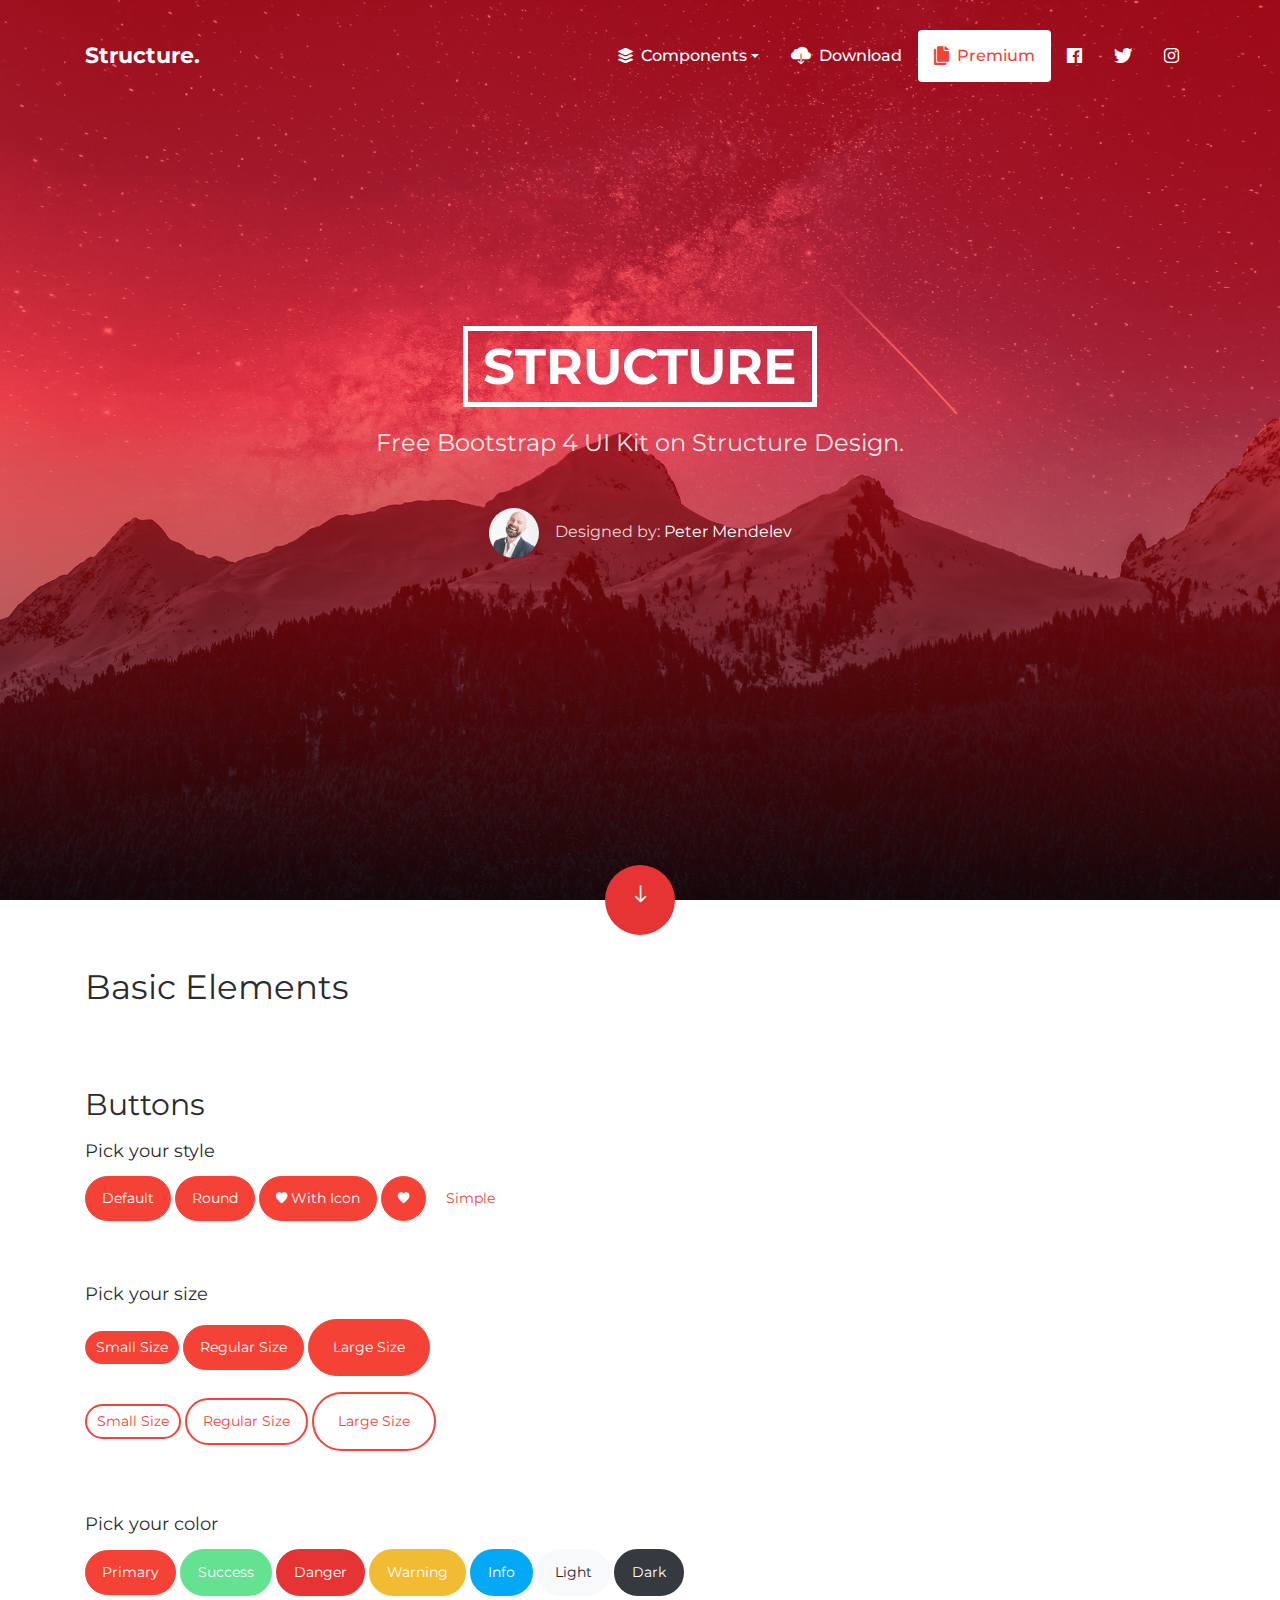
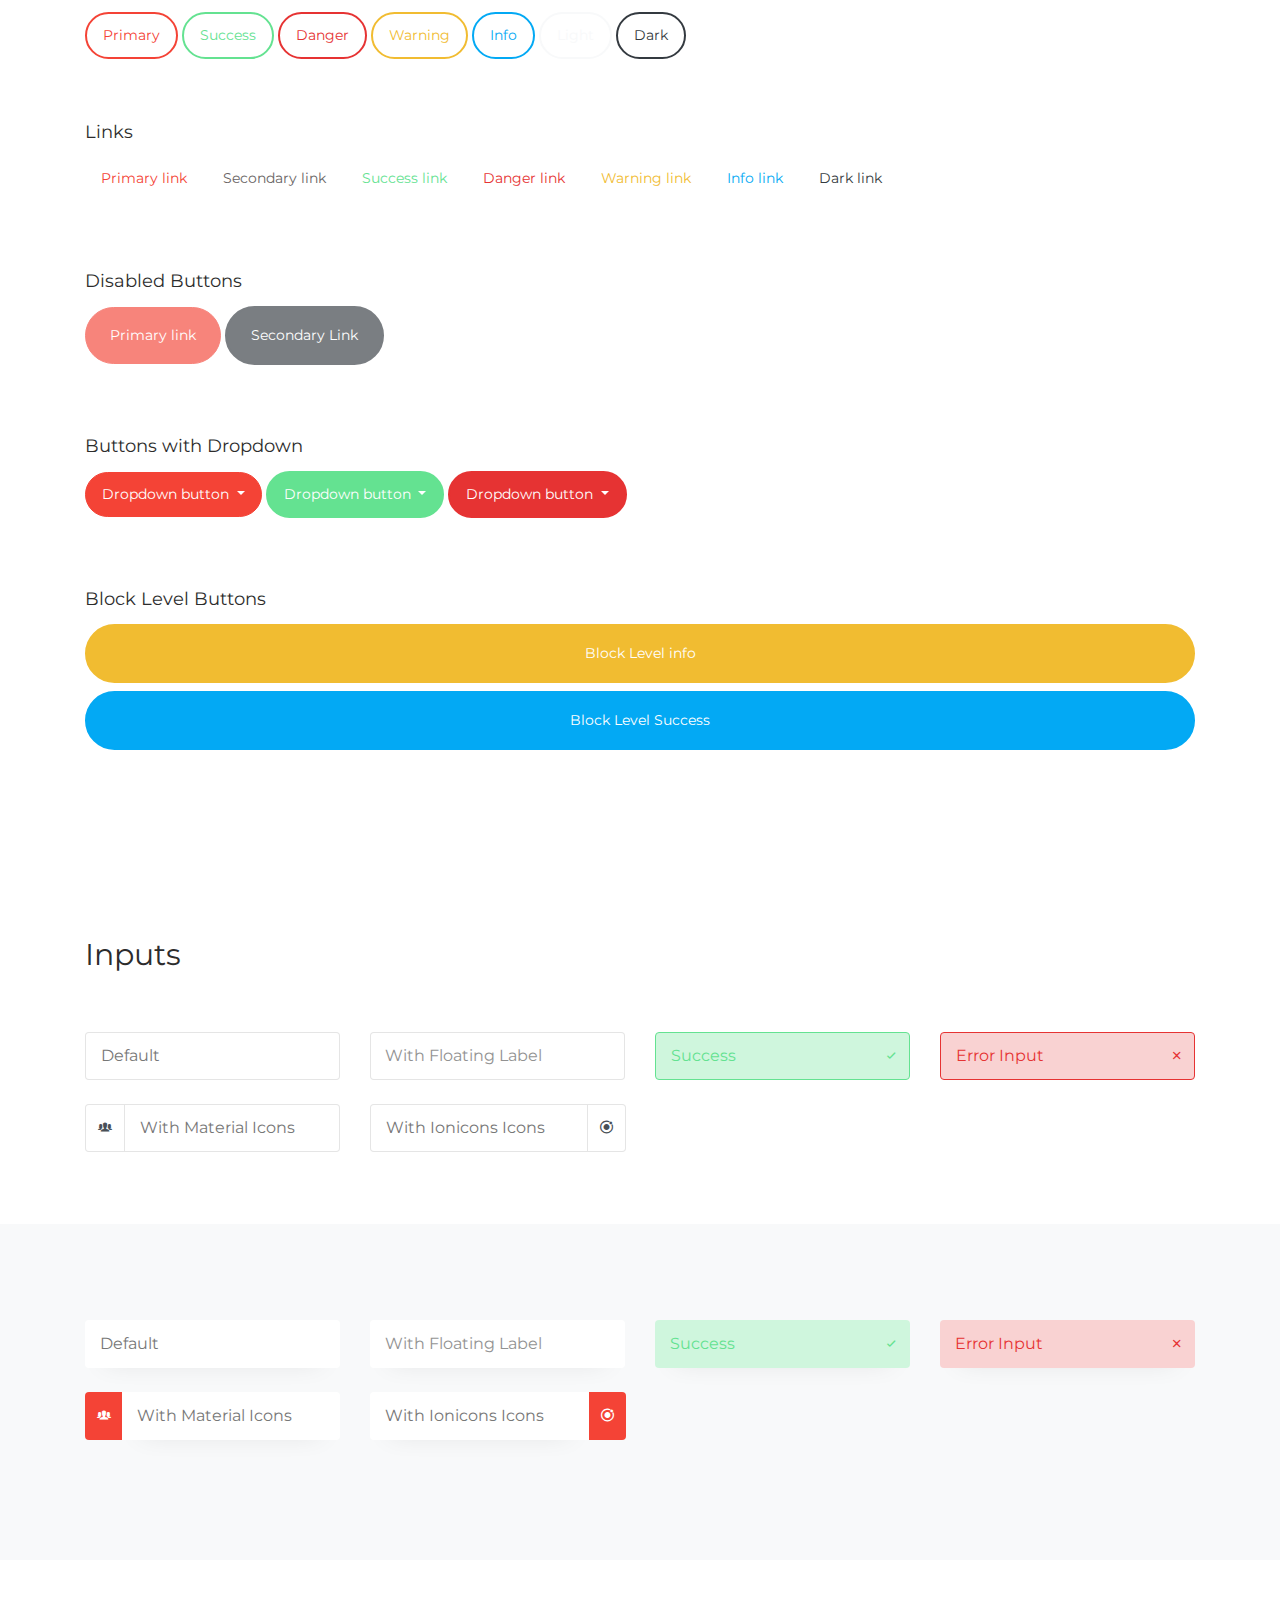
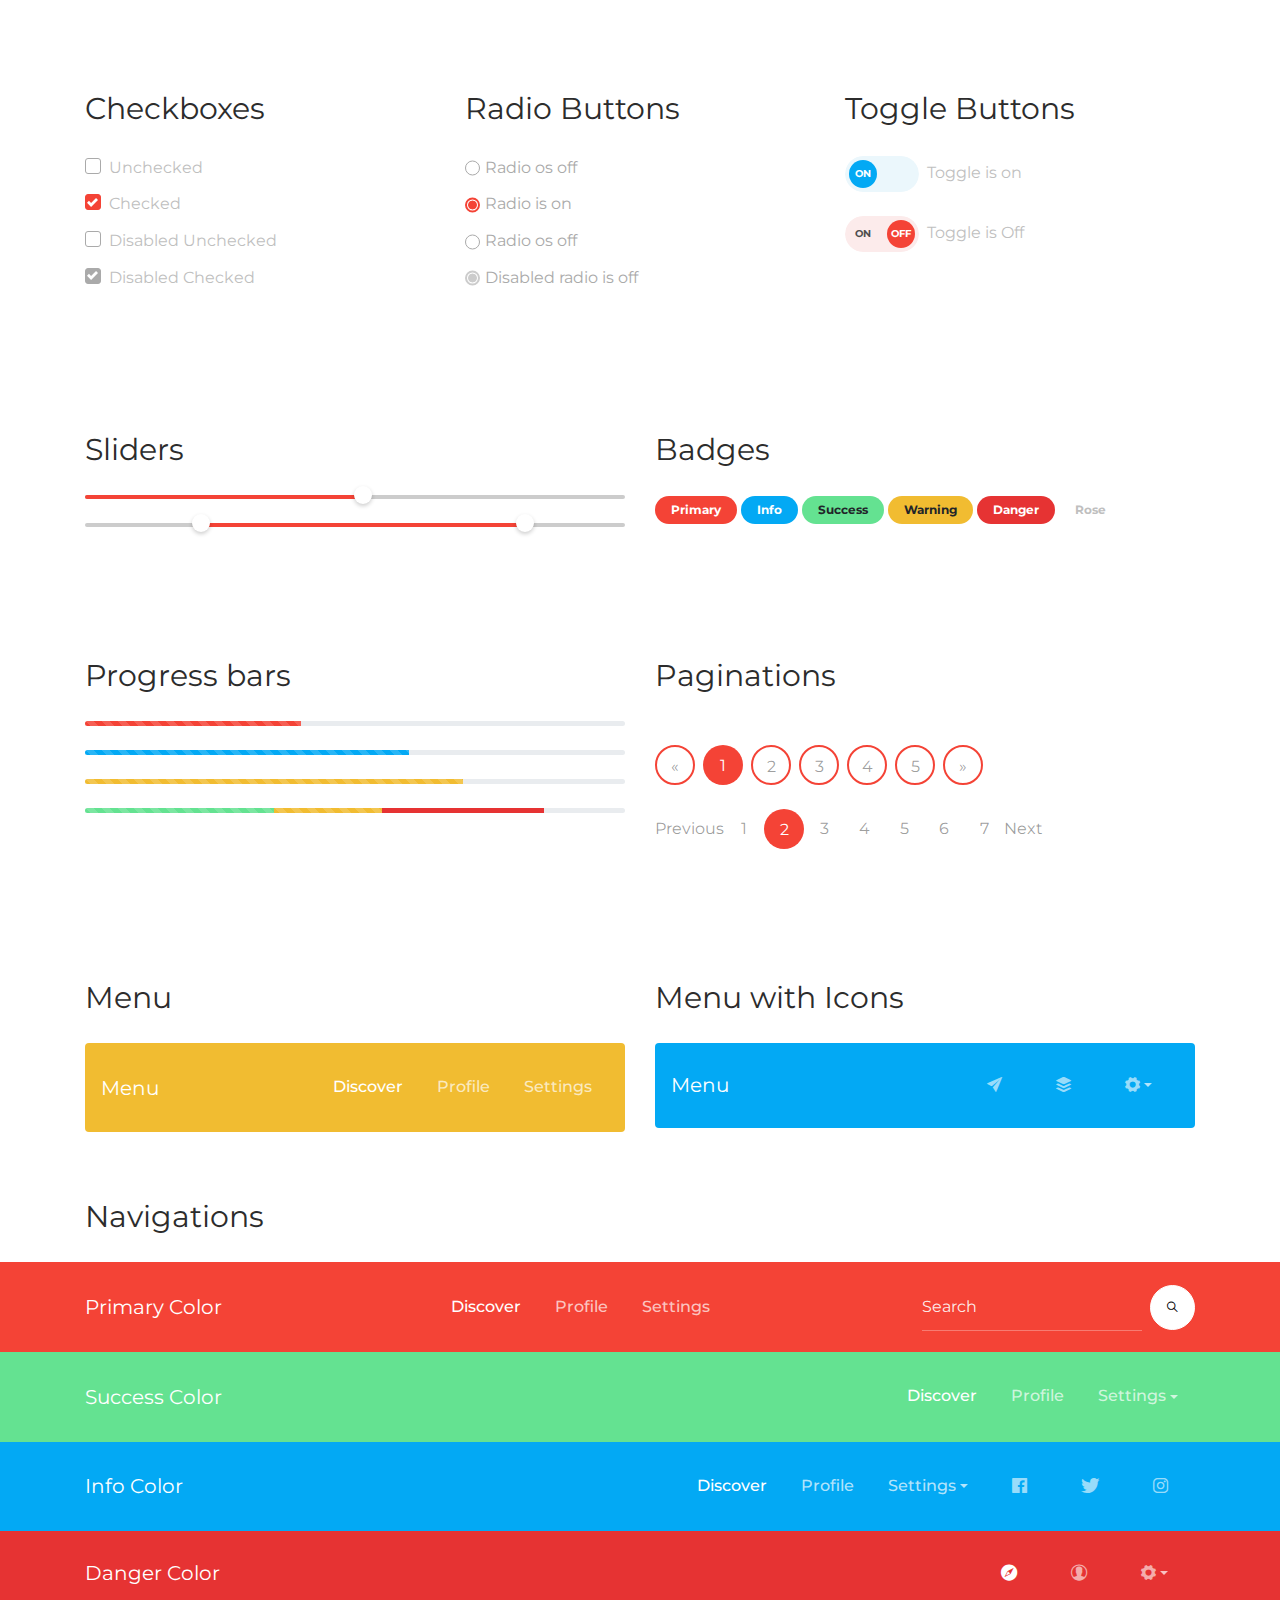
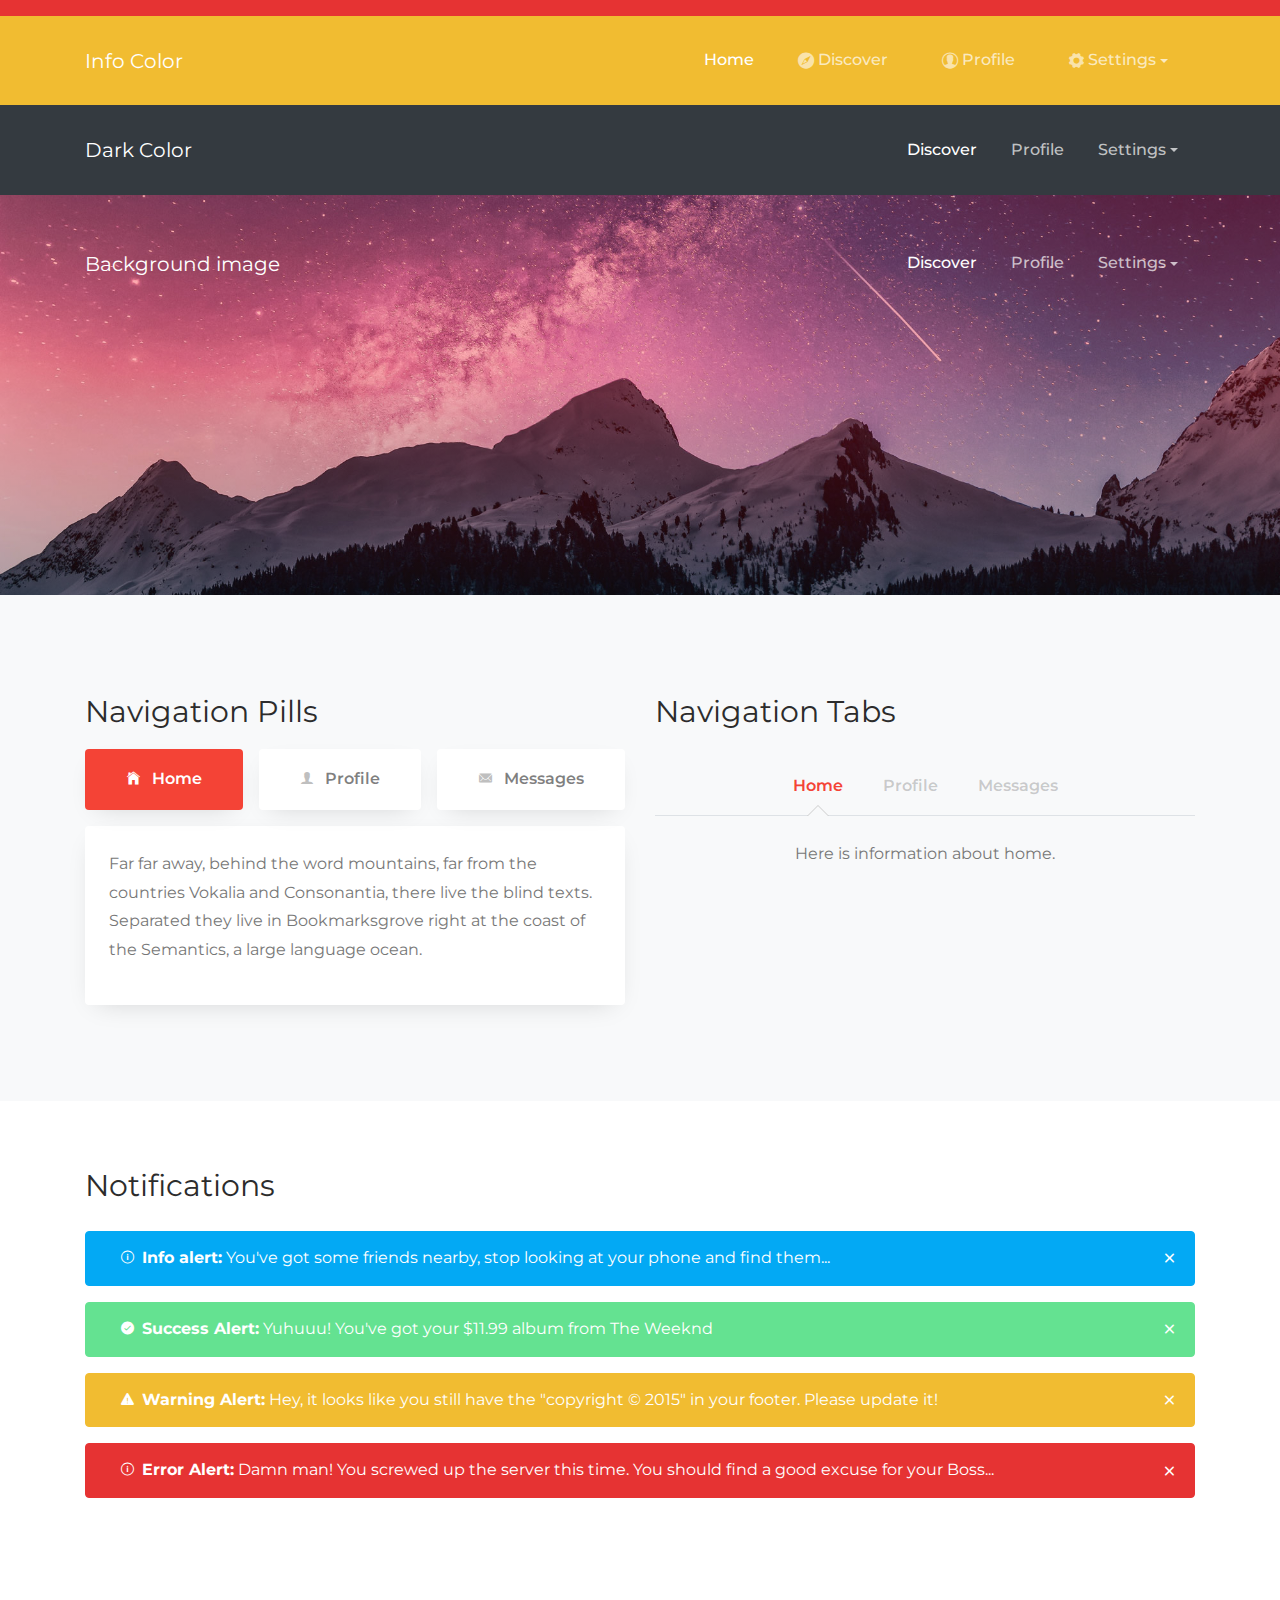
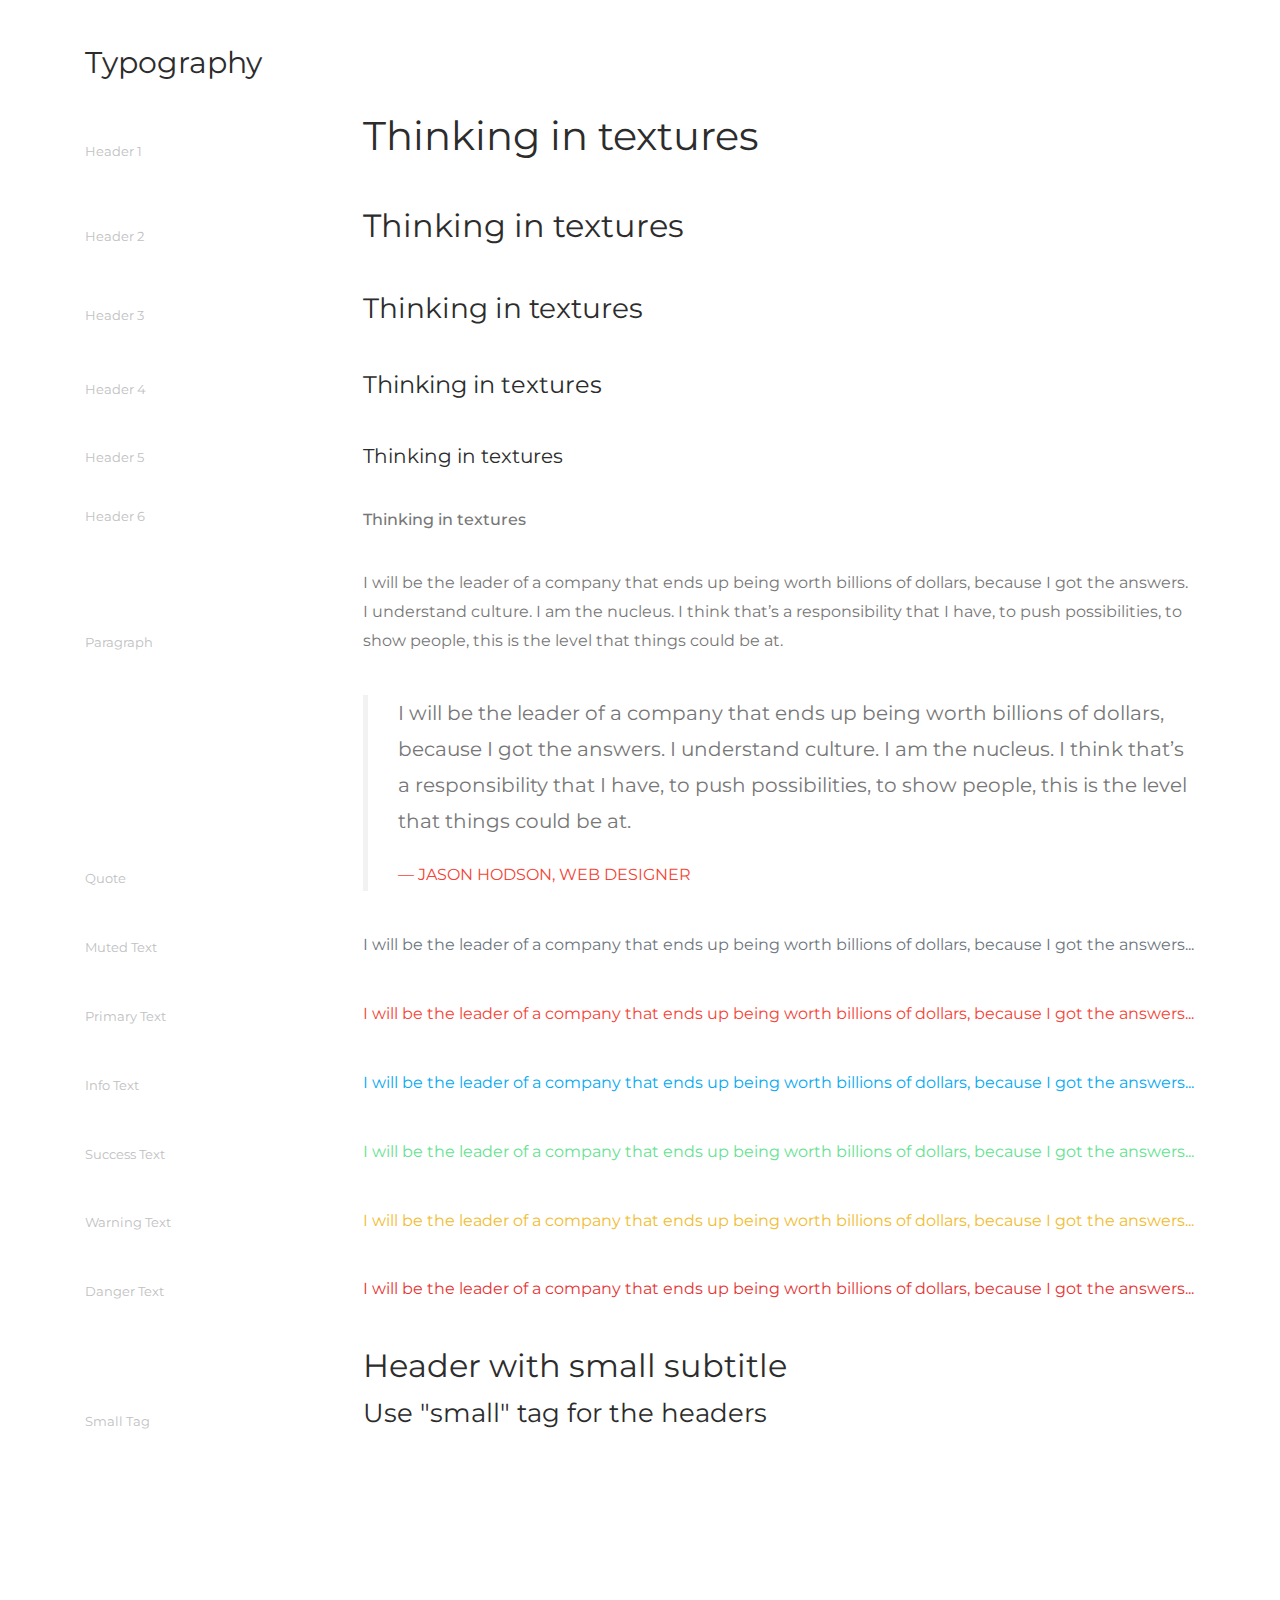
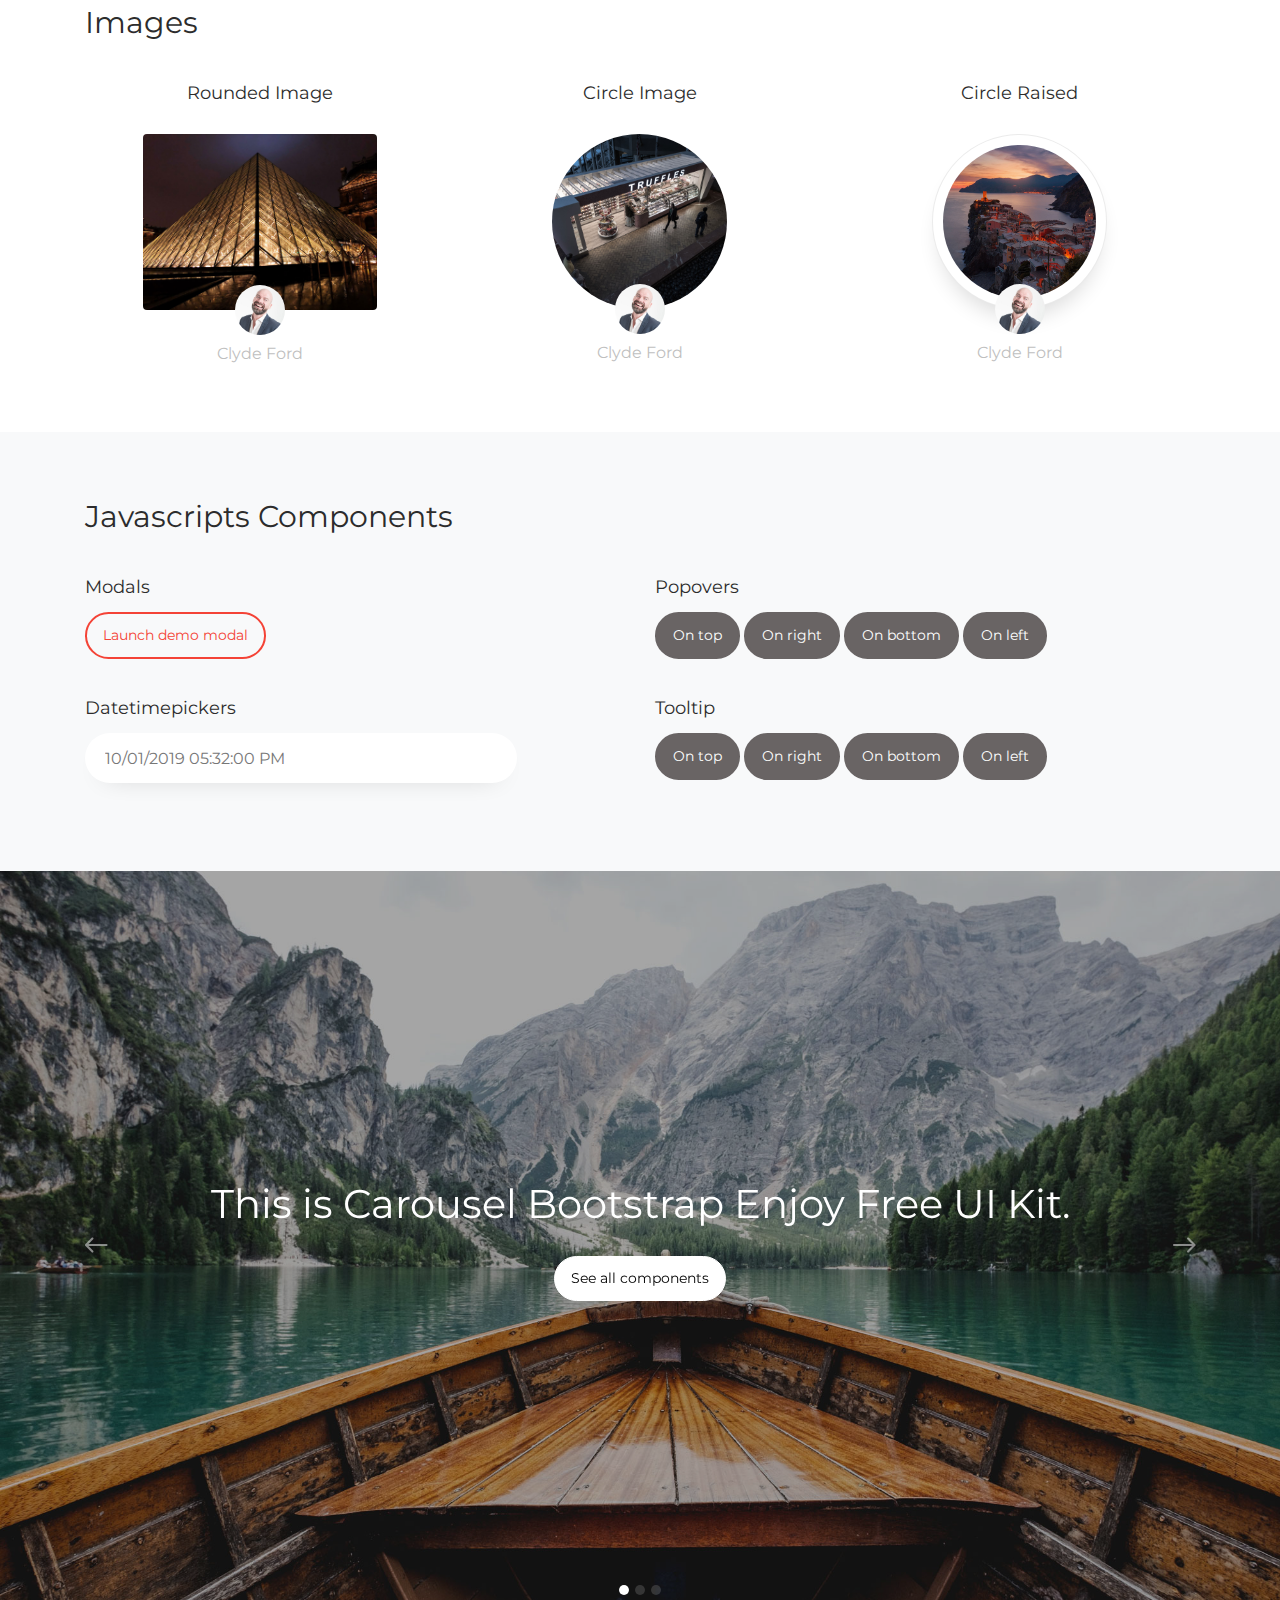
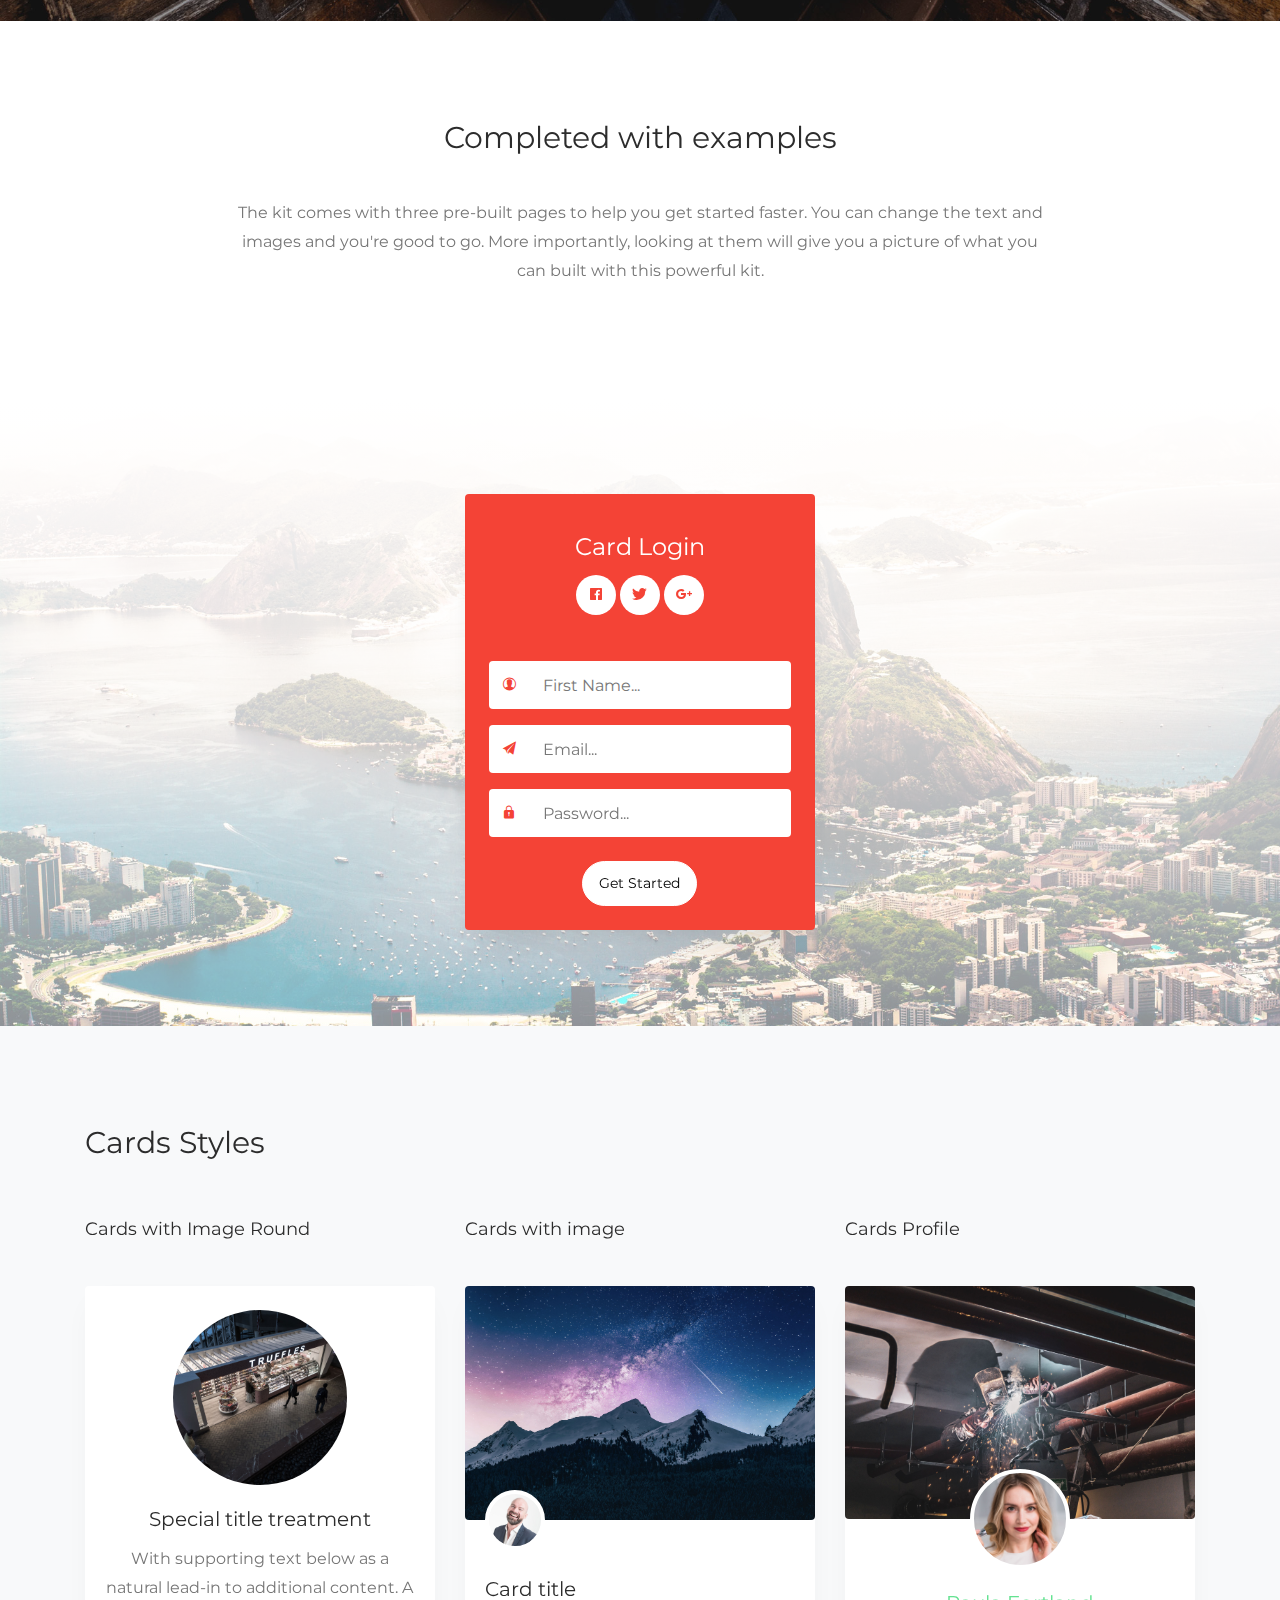
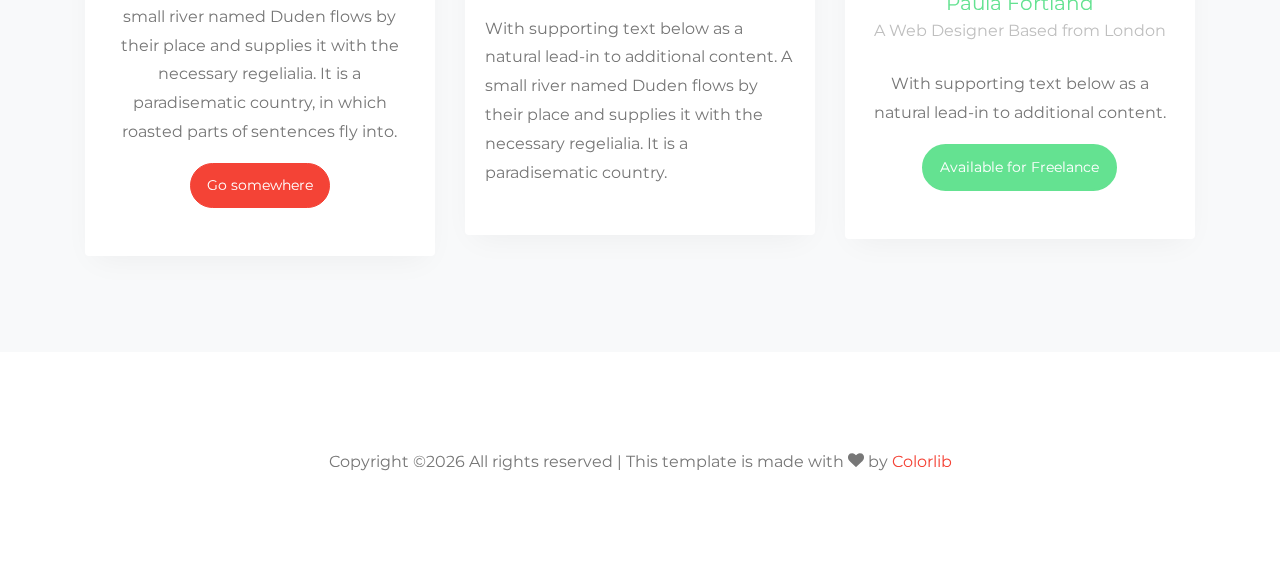
<file: template/index.html>
<!DOCTYPE html>
<html lang="en">
  <head>
    <title>Structure - Free Bootstrap 4 Template by Colorlib</title>
    <meta charset="utf-8">
    <meta name="viewport" content="width=device-width, initial-scale=1, shrink-to-fit=no">
    
    <link href="https://fonts.googleapis.com/css?family=Montserrat:200,300,400,500,600,700&display=swap" rel="stylesheet">

    <link rel="stylesheet" href="css/open-iconic-bootstrap.min.css">
    <link rel="stylesheet" href="css/animate.css">
    
    <link rel="stylesheet" href="css/owl.carousel.min.css">
    <link rel="stylesheet" href="css/owl.theme.default.min.css">
    <link rel="stylesheet" href="css/magnific-popup.css">

    <link rel="stylesheet" href="css/aos.css">

    <link rel="stylesheet" href="css/ionicons.min.css">
		
		<link rel="stylesheet" href="css/bootstrap-datetimepicker.min.css">
		<link rel="stylesheet" href="css/nouislider.css">

    
    <link rel="stylesheet" href="css/flaticon.css">
    <link rel="stylesheet" href="css/icomoon.css">
    <link rel="stylesheet" href="css/style.css">
  </head>
  <body>
		
  <div class="main-section">

		<nav class="navbar navbar-expand-lg navbar-dark ftco_navbar bg-dark ftco-navbar-light" id="ftco-navbar">
	    <div class="container">
	      <a class="navbar-brand" href="index.html">Structure.</a>
	      <button class="navbar-toggler" type="button" data-toggle="collapse" data-target="#ftco-nav" aria-controls="ftco-nav" aria-expanded="false" aria-label="Toggle navigation">
	        <span class="oi oi-menu"></span> Menu
	      </button>
	      <div class="collapse navbar-collapse" id="ftco-nav">
	        <ul class="navbar-nav ml-auto">
	        	<li class="dropdown nav-item">
              <a href="#" class="dropdown-toggle nav-link icon d-flex align-items-center" data-toggle="dropdown">
                <i class="ion-ios-apps mr-2"></i>
                Components
                <b class="caret"></b>
              </a>
              <div class="dropdown-menu dropdown-menu-left">
                <a href="#" class="dropdown-item"><i class="ion-ios-apps mr-2"></i> All Components</a>
                <a href="#" class="dropdown-item"><i class="ion-ios-document mr-2"></i> Documentation</a>
              </div>
            </li>
	          <li class="nav-item"><a href="#" class="nav-link icon d-flex align-items-center"><i class="ion-ios-cloud-download mr-2"></i> Download</a></li>
	          <li class="nav-item cta"><a href="#" class="nav-link icon d-flex align-items-center"><i class="ion-ios-copy mr-2"></i> Premium</a></li>
	          <li class="nav-item"><a href="#" class="nav-link icon d-flex align-items-center"><i class="ion-logo-facebook"></i><span class="d-lg-none ml-2">Facebook</span></a></li>
	          <li class="nav-item"><a href="#" class="nav-link icon d-flex align-items-center"><i class="ion-logo-twitter"></i><span class="d-lg-none ml-2">Twitter</span></a></li>
	          <li class="nav-item"><a href="#" class="nav-link icon d-flex align-items-center"><i class="ion-logo-instagram"></i><span class="d-lg-none ml-2">Instagram</span></a></li>
	        </ul>
	      </div>
		  </div>
	  </nav>
    <!-- END nav -->

  	<section class="hero-wrap js-fullheight" style="background-image: url(images/bg_1.jpg);" data-stellar-background-ratio="0.5">
  		<div class="overlay"></div>
  		<div class="container">
  			<div class="row description js-fullheight align-items-center justify-content-center">
  				<div class="col-md-8 text-center">
  					<div class="text">
  						<h1 class="mb-4"><span>Structure</span></h1>
  						<h4 class="mb-5 mt-2">Free Bootstrap 4 UI Kit on Structure Design.</h4>
  						<div class="designed d-inline-block">
  							<d class="d-flex align-items-center">
	  							<div class="img" style="background-image: url(images/person.jpg);"></div>
	  							<div class="ml-3"><p class="mb-0">Designed by: <span>Peter Mendelev</span></p></div>
  							</d>
  						</div>
  					</div>
  				</div>
  			</div>
  		</div>
  		<div class="mouse">
				<a href="#" class="mouse-icon rounded-circle bg-danger">
					<div class="mouse-wheel"><span class="ion-ios-arrow-round-down text-light"></span></div>
				</a>
			</div>
  	</section>

		<section class="ftco-section goto-here pb-0">
	  	<div class="container">
	  		<div class="row">
	  			<div class="col-md-12 heading-title">
	          <h1>Basic Elements</h1>
	        </div>
	  		</div>
	  	</div>
  	</section>

		<section class="ftco-section" id="buttons">
			<div class="container">
				<div class="row mb-5">
					<div class="col-md-12">
						<h2 class="heading-section">Buttons <br>
							<small>Pick your style</small>
						</h2>
					</div>
					<div class="col-md-12">
						<button type="button" class="btn btn-primary">Default</button>
            <button type="button" class="btn btn-primary btn-round">Round</button>
            <button type="button" class="btn btn-primary btn-round">
              <i class="ion-ios-heart"></i> With Icon
            </button>
            <button type="button" class="btn btn-primary btn-fab btn-round">
              <i class="ion-ios-heart"></i>
            </button>
            <button type="button" class="btn btn-link">Simple</button>
					</div>
				</div>

				<div class="row mb-5">
					<div class="col-md-12">
						<h2 class="heading-section">
							<small>Pick your size</small>
						</h2>
					</div>
					<div class="col-md-12 mb-3">
						<button type="button" class="btn btn-primary btn-sm">Small Size</button>
            <button type="button" class="btn btn-primary">Regular Size</button>
            <button type="button" class="btn btn-primary btn-lg">Large Size</button>
					</div>
					<div class="col-md-12">
						<button type="button" class="btn btn-outline-primary btn-sm">Small Size</button>
            <button type="button" class="btn btn-outline-primary">Regular Size</button>
            <button type="button" class="btn btn-outline-primary btn-lg">Large Size</button>
					</div>
				</div>
				
				<div class="row mb-5">
					<div class="col-md-12">
						<h2 class="heading-section">
							<small>Pick your color</small>
						</h2>
					</div>
					<div class="col-md-12 mb-3">
            <button type="button" class="btn btn-primary">Primary</button>
						<button type="button" class="btn btn-success">Success</button>
						<button type="button" class="btn btn-danger">Danger</button>
						<button type="button" class="btn btn-warning">Warning</button>
						<button type="button" class="btn btn-info">Info</button>
						<button type="button" class="btn btn-light">Light</button>
						<button type="button" class="btn btn-dark">Dark</button>
					</div>
					<div class="col-md-12">
            <button type="button" class="btn btn-outline-primary">Primary</button>
						<button type="button" class="btn btn-outline-success">Success</button>
						<button type="button" class="btn btn-outline-danger">Danger</button>
						<button type="button" class="btn btn-outline-warning">Warning</button>
						<button type="button" class="btn btn-outline-info">Info</button>
						<button type="button" class="btn btn-outline-light">Light</button>
						<button type="button" class="btn btn-outline-dark">Dark</button>
					</div>
				</div>

				<div class="row mb-5">
					<div class="col-md-12">
						<h2 class="heading-section">
							<small>Links</small>
						</h2>
					</div>
					<div class="col-md-12 mb-2">
            <a href="#" class="btn btn-primary btn-link" role="button">Primary link</a>
            <a href="#" class="btn btn-secondary btn-link" role="button">Secondary link</a>
            <a href="#" class="btn btn-success btn-link" role="button">Success link</a>
						<a href="#" class="btn btn-danger btn-link" role="button">Danger link</a>
						<a href="#" class="btn btn-warning btn-link" role="button">Warning link</a>
						<a href="#" class="btn btn-info btn-link" role="button">Info link</a>
						<a href="#" class="btn btn-dark btn-link" role="button">Dark link</a>
					</div>
				</div>

				<div class="row mb-5">
					<div class="col-md-12">
						<h2 class="heading-section">
							<small>Disabled Buttons</small>
						</h2>
					</div>
					<div class="col-md-12 mb-2">
            <a href="#" class="btn btn-primary btn-lg disabled" role="button" aria-disabled="true">Primary link</a>
						<a href="#" class="btn btn-dark btn-lg disabled" role="button" aria-disabled="true">Secondary Link</a>
					</div>
				</div>

				<div class="row mb-5">
					<div class="col-md-12">
						<h2 class="heading-section">
							<small>Buttons with Dropdown</small>
						</h2>
					</div>
					<div class="col-md-12 mb-2">
            <div class="dropdown d-inline-block">
						  <button class="btn btn-primary dropdown-toggle" type="button" id="dropdownMenuButton" data-toggle="dropdown" aria-haspopup="true" aria-expanded="false">
						    Dropdown button
						  </button>
						  <div class="dropdown-menu dropdown-menu-right" aria-labelledby="dropdownMenuButton">
						    <a class="dropdown-item" href="#">Action</a>
						    <a class="dropdown-item" href="#">Another action</a>
						    <a class="dropdown-item" href="#">Something else here</a>
						  </div>
						</div>
						<div class="dropdown d-inline-block">
						  <button class="btn btn-success dropdown-toggle" type="button" id="dropdownMenuButton" data-toggle="dropdown" aria-haspopup="true" aria-expanded="false">
						    Dropdown button
						  </button>
						  <div class="dropdown-menu dropdown-menu-right" aria-labelledby="dropdownMenuButton">
						    <a class="dropdown-item" href="#">Action</a>
						    <a class="dropdown-item" href="#">Another action</a>
						    <a class="dropdown-item" href="#">Something else here</a>
						  </div>
						</div>
						<div class="dropdown d-inline-block">
						  <button class="btn btn-danger dropdown-toggle" type="button" id="dropdownMenuButton" data-toggle="dropdown" aria-haspopup="true" aria-expanded="false">
						    Dropdown button
						  </button>
						  <div class="dropdown-menu dropdown-menu-right" aria-labelledby="dropdownMenuButton">
						    <a class="dropdown-item" href="#">Action</a>
						    <a class="dropdown-item" href="#">Another action</a>
						    <a class="dropdown-item" href="#">Something else here</a>
						  </div>
						</div>
					</div>
				</div>

				<div class="row mb-5">
					<div class="col-md-12">
						<h2 class="heading-section">
							<small>Block Level Buttons</small>
						</h2>
					</div>
					<div class="col-md-12 mb-2">
            <button type="button" class="btn btn-warning btn-lg btn-block">Block Level info</button>
						<button type="button" class="btn btn-info btn-lg btn-block">Block Level Success</button>
					</div>
				</div>
			</div>
	  </section>
	  <!-- - - - - -end- - - - -  -->

	  <section class="ftco-section" id="inputs">
			<div class="container">
				<div class="row mb-5">
					<div class="col-md-12">
						<h2 class="heading-section">Inputs</h2>
					</div>
				</div>
				<div class="row">
					<div class="col-md-3">
            <div class="form-group has-default">
              <input type="text" class="form-control" placeholder="Default">
            </div>
          </div>
          <div class="col-md-3">
            <div class="form-group">
			        <input type="email" id="email" class="form-control" required>
			        <label class="form-control-placeholder" for="email">With Floating Label</label>
			      </div>
          </div>
          <div class="col-md-3">
            <div class="form-group has-success">
              <input type="text" class="form-control" id="exampleInput2" placeholder="Success" required> 
              <span class="icon success">
                <i class="ion-ios-checkmark"></i>
              </span>
            </div>
          </div>
          <div class="col-md-3">
            <div class="form-group has-danger">
              <input type="text" class="form-control" id="exampleInput3" placeholder="Error Input" required>
              <span class="icon clear">
                <i class="ion-ios-close"></i>
              </span>
            </div>
          </div>
          <div class="col-md-3">
            <div class="form-group">
              <div class="input-group">
                <div class="input-group-prepend">
                  <span class="input-group-text">
                    <i class="ion-ios-people"></i>
                  </span>
                </div>
                <input type="text" class="form-control" placeholder="With Material Icons">
              </div>
            </div>
          </div>
          <div class="col-md-3">
            <div class="form-group">
              <div class="input-group">
                <input type="text" class="form-control" placeholder="With Ionicons Icons">
                <div class="input-group-prepend">
                  <span class="input-group-text border-left-0 rounded-right">
                    <i class="ion-logo-ionic"></i>
                  </span>
                </div>
              </div>
            </div>
          </div>
				</div>
			</div>
			<div class="bg-light py-5 mt-md-5">
				<div class="container py-md-5">
					<div class="row">
						<div class="col-md-3">
	            <div class="form-group form-group-2 has-default">
	              <input type="text" class="form-control form-control-shadow" placeholder="Default">
	            </div>
	          </div>
	          <div class="col-md-3">
	            <div class="form-group form-group-2">
				        <input type="email" id="email2" class="form-control form-control-shadow" required>
				        <label class="form-control-placeholder" for="email2">With Floating Label</label>
				      </div>
	          </div>
	          <div class="col-md-3">
	            <div class="form-group form-group-2 has-success">
	              <input type="text" class="form-control form-control-shadow" id="exampleInput2-2" placeholder="Success" required> 
	              <span class="icon success">
	                <i class="ion-ios-checkmark"></i>
	              </span>
	            </div>
	          </div>
	          <div class="col-md-3">
	            <div class="form-group form-group-2 has-danger">
	              <input type="text" class="form-control form-control-shadow" id="exampleInput3" placeholder="Error Input" required>
	              <span class="icon clear">
	                <i class="ion-ios-close"></i>
	              </span>
	            </div>
	          </div>
	          <div class="col-md-3">
	            <div class="form-group form-group-2">
	              <div class="input-group">
	                <div class="input-group-prepend">
	                  <span class="input-group-text">
	                    <i class="ion-ios-people"></i>
	                  </span>
	                </div>
	                <input type="text" class="form-control form-control-shadow" placeholder="With Material Icons">
	              </div>
	            </div>
	          </div>
	          <div class="col-md-3">
	            <div class="form-group form-group-2">
	              <div class="input-group">
	                <input type="text" class="form-control form-control-shadow" placeholder="With Ionicons Icons">
	                <div class="input-group-prepend">
	                  <span class="input-group-text border-left-0 rounded-right">
	                    <i class="ion-logo-ionic"></i>
	                  </span>
	                </div>
	              </div>
	            </div>
	          </div>
					</div>
				</div>
			</div>
	  </section>
	  <!-- - - - - -end- - - - -  -->

	  <section class="ftco-section" id="checkRadios">
			<div class="container">
				<div class="row">
					<div class="col-md-4">
						<h2 class="heading-section mb-4">Checkboxes</h2>
						<div class="form-check">
	            <label class="custom-control fill-checkbox">
								<input type="checkbox" class="fill-control-input">
								<span class="fill-control-indicator"></span>
								<span class="fill-control-description">Unchecked</span>
							</label>
	          </div>
						<div class="form-check">
							<label class="custom-control fill-checkbox">
								<input type="checkbox" class="fill-control-input" checked>
								<span class="fill-control-indicator"></span>
								<span class="fill-control-description">Checked</span>
							</label>
            </div>
						<div class="form-check disabled">
							<label class="custom-control fill-checkbox">
								<input type="checkbox" class="fill-control-input" disabled>
								<span class="fill-control-indicator"></span>
								<span class="fill-control-description">Disabled Unchecked</span>
							</label>
	          </div>
						<div class="form-check disabled">
							<label class="custom-control fill-checkbox">
								<input type="checkbox" class="fill-control-input" checked disabled>
								<span class="fill-control-indicator"></span>
								<span class="fill-control-description">Disabled Checked</span>
							</label>
            </div>
					</div>

					<div class="col-md-4">
						<h2 class="heading-section mb-4">Radio Buttons</h2>
						<div class="form-radio">
			        <div class="radio">
			      		<label>
			      			<input type="radio" name="radio-input"> Radio os off
			      			<span class="checkmark"></span>
			      		</label>
			        </div>
			      </div>
			      <div class="form-radio">
			        <div class="radio">
			      		<label>
			      			<input type="radio" name="radio-input" checked> Radio is on
			      			<span class="checkmark"></span>
			      		</label>
			        </div>
			      </div>
			      <div class="form-radio">
			        <div class="radio">
			      		<label>
			      			<input type="radio" name="radio-input"> Radio os off
			      			<span class="checkmark"></span>
			      		</label>
			        </div>
			      </div>
			      <div class="form-radio disabled">
			        <div class="radio">
			      		<label>
			      			<input type="radio" name="radio-input" disabled> Disabled radio is off
			      			<span class="checkmark disabled"></span>
			      		</label>
			        </div>
			      </div>
					</div>

					<div class="col-md-4">
						<h2 class="heading-section mb-4">Toggle Buttons</h2>
				    <div class="toggle-button-cover">
				      <div class="button-cover d-flex align-items-center">
				        <div class="button r" id="button-1">
				          <input type="checkbox" class="checkbox">
				          <div class="knobs"></div>
				          <div class="layer"></div>
				        </div>
				        <div class="ml-2"><span class="ios-switch-control-description">Toggle is on</span></div>
				      </div>
				    </div>
				    <div class="toggle-button-cover">
				      <div class="button-cover d-flex align-items-center">
				        <div class="button r" id="button-10">
				          <input type="checkbox" class="checkbox" checked>
				          <div class="knobs">
				            <span>ON</span>
				          </div>
				          <div class="layer"></div>
				        </div>
				        <div class="ml-2"><span class="ios-switch-control-description">Toggle is Off</span></div>
				      </div>
				    </div>
					</div>
				</div>
			</div>
	  </section>
	  <!-- - - - - -end- - - - -  -->

	  <section class="ftco-section">
			<div class="container">
				<div class="row">
					<div class="col-lg-6">
					  <h2 class="heading-section mb-4">Sliders</h2>
					  <div id="slider-2" class="no-uicustom mb-4"></div>
            <div id="slider" class="no-uicustom"></div>
					</div>
					<div class="col-lg-6">
						<h2 class="heading-section mb-4">Badges</h2>
            <span class="badge badge-pill badge-primary p-2 px-3">Primary</span>
            <span class="badge badge-pill badge-info p-2 px-3">Info</span>
            <span class="badge badge-pill badge-success p-2 px-3">Success</span>
            <span class="badge badge-pill badge-warning p-2 px-3">Warning</span>
            <span class="badge badge-pill badge-danger p-2 px-3">Danger</span>
            <span class="badge badge-pill badge-rose p-2 px-3">Rose</span>
					</div>
				</div>
			</div>
	  </section>
	  <!-- - - - - -end- - - - -  -->

	  <section class="ftco-section">
			<div class="container">
				<div class="row">
					<div class="col-md-6">
						<h2 class="heading-section mb-4">Progress bars</h2>
						<div class="progress mb-4" style="height: 5px;">
              <div class="progress-bar progress-bar-striped" role="progressbar" aria-valuenow="60" aria-valuemin="0" aria-valuemax="100" style="width: 40%;">
                <span class="sr-only">40% Complete</span>
              </div>
            </div>
            <div class="progress mb-4" style="height: 5px;">
              <div class="progress-bar progress-bar-striped bg-info" role="progressbar" aria-valuenow="60" aria-valuemin="0" aria-valuemax="100" style="width: 60%;">
                <span class="sr-only">60% Complete</span>
              </div>
            </div>
            <div class="progress mb-4" style="height: 5px;">
              <div class="progress-bar progress-bar-striped bg-warning" role="progressbar" aria-valuenow="60" aria-valuemin="0" aria-valuemax="100" style="width: 70%;">
                <span class="sr-only">70% Complete</span>
              </div>
            </div>
            <div class="progress mb-4" style="height: 5px;">
              <div class="progress-bar progress-bar-striped bg-success" style="width: 35%">
                <span class="sr-only">35% Complete (success)</span>
              </div>
              <div class="progress-bar progress-bar-striped bg-warning" style="width: 20%">
                <span class="sr-only">20% Complete (warning)</span>
              </div>
              <div class="progress-bar bg-danger" style="width: 30%">
                <span class="sr-only">30% Complete (danger)</span>
              </div>
            </div>
					</div>
					<div class="col-md-6">
						<h2 class="heading-section mb-5">Paginations</h2>
						<div class="pagination pagination-1 mb-4">
					  	<a href="#">&laquo;</a>
              <a class="active" href="#">1</a>
              <a href="#">2</a>
              <a href="#">3</a>
              <a href="#">4</a>
              <a href="#">5</a>
              <a href="#">&raquo;</a>
					  </div>
					  <div class="pagination pagination-2">
					  	<a href="#" class="pageitem">Previous</a>
              <a href="#">1</a>
              <a href="#" class="active">2</a>
              <a href="#">3</a>
              <a href="#">4</a>
              <a href="#">5</a>
              <a href="#">6</a>
              <a href="#">7</a>
              <a href="#" class="pageitem">Next</a>
					  </div>
					</div>
				</div>
			</div>
	  </section>
	  <!-- - - - - -end- - - - -  -->

	  <section class="ftco-section" id="menus">
			<div class="container">
				<div class="row">
					<div class="col-md-6 mb-4 pb-2 mb-md-0 pb-md-0">
						<h2 class="heading-section mb-4">Menu</h2>
						<div class="navbar-wrap bg-warning rounded">
							<nav class="navbar navbar-expand-lg navbar-light">
							  <a class="navbar-brand" href="#">Menu</a>
							  <button class="navbar-toggler" type="button" data-toggle="collapse" data-target="#navbarsExample01" aria-controls="navbarsExample01" aria-expanded="false" aria-label="Toggle navigation">
							    <span class="oi oi-menu"></span>
							  </button>
							  <div class="collapse navbar-collapse" id="navbarsExample01">
							    <ul class="navbar-nav ml-auto">
							      <li class="nav-item d-flex active">
							        <a class="nav-link d-flex align-items-center" href="#">Discover <span class="sr-only">(current)</span></a>
							      </li>
							      <li class="nav-item d-flex">
							        <a class="nav-link d-flex align-items-center" href="#">Profile</a>
							      </li>
							      <li class="nav-item d-flex">
							        <a class="nav-link d-flex align-items-center" href="#">Settings</a>
							      </li>
							    </ul>
							  </div>
							</nav>
						</div>
					</div>
					<div class="col-md-6 mb-4 pb-2 mb-md-0 pb-md-0">
						<h2 class="heading-section mb-4">Menu with Icons</h2>
						<div class="navbar-wrap bg-info rounded">
							<nav class="navbar navbar-expand-lg navbar-light">
							  <a class="navbar-brand" href="#">Menu</a>
							  <button class="navbar-toggler" type="button" data-toggle="collapse" data-target="#navbarsExample02" aria-controls="navbarsExample02" aria-expanded="false" aria-label="Toggle navigation">
							    <span class="oi oi-menu"></span>
							  </button>
							  <div class="collapse navbar-collapse ml-auto" id="navbarsExample02">
							    <ul class="navbar-nav ml-auto">
	                  <li class="nav-item d-flex">
	                    <a href="#" class="nav-link d-flex align-items-center icon"><i class="ion-ios-send"></i><span class="d-lg-none ml-2">Discover</span></a>
	                  </li>
	                  <li class="nav-item d-flex">
	                    <a href="#" class="nav-link d-flex align-items-center icon"><i class="ion-logo-buffer"></i><span class="d-lg-none ml-2">Profile</span></a>
	                  </li>
	                  <li class="dropdown nav-item d-flex">
	                    <a href="#" class="dropdown-toggle nav-link d-flex align-items-center icon" data-toggle="dropdown">
	                      <i class="ion-ios-settings"><span class="d-lg-none ml-2">Setting</span></i>
	                      <b class="caret"></b>
	                    </a>
	                    <div class="dropdown-menu dropdown-menu-right">
	                      <h6 class="dropdown-header">Dropdown header</h6>
	                      <a href="#" class="dropdown-item">Action</a>
	                      <a href="#" class="dropdown-item">Another action</a>
	                      <a href="#" class="dropdown-item">Something else here</a>
	                      <div class="dropdown-divider"></div>
	                      <a href="#" class="dropdown-item">Separated link</a>
	                      <div class="dropdown-divider"></div>
	                      <a href="#" class="dropdown-item">One more separated link</a>
	                    </div>
	                  </li>
	                </ul>
							  </div>
							</nav>
						</div>
					</div>
				</div>
			</div>
	  </section>
	  <!-- - - - - -end- - - - -  -->

	  <section class="ftco-section ftco-no-pb ftco-no-pt" id="navigations">
	  	<div class="container">
				<div class="row">
					<div class="col-md-12">
						<h2 class="heading-section mb-4">Navigations</h2>
					</div>
				</div>
			</div>
	  	<div class="px-0 bg-primary navbar-wrap">
	  		<div class="container">
					<div class="row">
						<div class="col-md-12">
							<nav class="navbar px-0 navbar-expand-lg navbar-light">
							  <a class="navbar-brand" href="#">Primary Color</a>
							  <button class="navbar-toggler" type="button" data-toggle="collapse" data-target="#navbarsExample03" aria-controls="navbarsExample03" aria-expanded="false" aria-label="Toggle navigation">
							    <span class="oi oi-menu"></span>
							  </button>

							  <div class="collapse navbar-collapse" id="navbarsExample03">
							    <ul class="navbar-nav m-auto">
							      <li class="nav-item d-flex active">
							        <a class="nav-link d-flex align-items-center" href="#">Discover <span class="sr-only">(current)</span></a>
							      </li>
							      <li class="nav-item d-flex">
							        <a class="nav-link d-flex align-items-center" href="#">Profile</a>
							      </li>
							      <li class="nav-item d-flex">
							        <a class="nav-link d-flex align-items-center" href="#">Settings</a>
							      </li>
							    </ul>
							    <form class="form-inline my-2 my-lg-0">
							      <input class="form-control mr-sm-2" type="search" placeholder="Search" aria-label="Search">
							      <button class="btn btn-white my-2 my-sm-0" type="submit"><i class="ion-ios-search"></i></button>
							    </form>
							  </div>
							</nav>
						</div>
					</div>
				</div>
			</div>

			<div class="px-0 bg-success navbar-wrap">
				<div class="container">
					<div class="row">
						<div class="col-md-12">
							<nav class="navbar px-0 navbar-expand-lg navbar-light">
							  <a class="navbar-brand" href="#">Success Color</a>
							  <button class="navbar-toggler" type="button" data-toggle="collapse" data-target="#navbarsExample04" aria-controls="navbarsExample04" aria-expanded="false" aria-label="Toggle navigation">
							    <span class="oi oi-menu"></span>
							  </button>

							  <div class="collapse navbar-collapse" id="navbarsExample04">
							    <ul class="navbar-nav ml-auto">
							      <li class="nav-item d-flex active">
							        <a class="nav-link d-flex align-items-center" href="#">Discover</a>
							      </li>
							      <li class="nav-item d-flex">
							        <a class="nav-link d-flex align-items-center" href="#">Profile</a>
							      </li>
							      <li class="nav-item d-flex dropdown">
							        <a class="nav-link d-flex align-items-center dropdown-toggle" href="#" id="navbarDropdown" role="button" data-toggle="dropdown" aria-haspopup="true" aria-expanded="false">
							          Settings
							        </a>
							        <div class="dropdown-menu" aria-labelledby="navbarDropdown">
							          <a class="dropdown-item" href="#">Action</a>
							          <a class="dropdown-item" href="#">Another action</a>
							          <div class="dropdown-divider"></div>
							          <a class="dropdown-item" href="#">Something else here</a>
							        </div>
							      </li>
							    </ul>
							  </div>
							</nav>
						</div>
					</div>
				</div>
			</div>

			<div class="px-0 bg-info navbar-wrap">
				<div class="container">
					<div class="row">
						<div class="col-md-12">
							<nav class="navbar px-0 navbar-expand-lg navbar-light">
							  <a class="navbar-brand" href="#">Info Color</a>
							  <button class="navbar-toggler" type="button" data-toggle="collapse" data-target="#navbarsExample05" aria-controls="navbarsExample05" aria-expanded="false" aria-label="Toggle navigation">
							    <span class="oi oi-menu"></span>
							  </button>

							  <div class="collapse navbar-collapse" id="navbarsExample05">
							    <ul class="navbar-nav ml-auto">
							      <li class="nav-item d-flex active">
							        <a class="nav-link d-flex align-items-center" href="#">Discover</a>
							      </li>
							      <li class="nav-item d-flex">
							        <a class="nav-link d-flex align-items-center" href="#">Profile</a>
							      </li>
							      <li class="nav-item d-flex dropdown">
							        <a class="nav-link d-flex align-items-center dropdown-toggle" href="#" id="navbarDropdown" role="button" data-toggle="dropdown" aria-haspopup="true" aria-expanded="false">
							          Settings
							        </a>
							        <div class="dropdown-menu" aria-labelledby="navbarDropdown">
							          <a class="dropdown-item" href="#">Action</a>
							          <a class="dropdown-item" href="#">Another action</a>
							          <div class="dropdown-divider"></div>
							          <a class="dropdown-item" href="#">Something else here</a>
							        </div>
							      </li>
							      <li class="nav-item d-flex">
							        <a href="#" class="nav-link d-flex align-items-center icon"><i class="ion-logo-facebook"></i><span class="d-lg-none ml-2">Facebook</span></a>
							      </li>
							      <li class="nav-item d-flex">
							        <a href="#" class="nav-link d-flex align-items-center icon"><i class="ion-logo-twitter"></i><span class="d-lg-none ml-2">Twitter</span></a>
							      </li>
							      <li class="nav-item d-flex">
							        <a href="#" class="nav-link d-flex align-items-center icon"><i class="ion-logo-instagram"><span class="d-lg-none ml-2">Instagram</span></i></a>
							      </li>
							    </ul>
							  </div>
							</nav>
						</div>
					</div>
				</div>
			</div>

			<div class="px-0 bg-danger navbar-wrap">
				<div class="container">
					<div class="row">
						<div class="col-md-12">
							<nav class="navbar px-0 navbar-expand-lg navbar-light">
							  <a class="navbar-brand" href="#">Danger Color</a>
							  <button class="navbar-toggler" type="button" data-toggle="collapse" data-target="#navbarsExample06" aria-controls="navbarsExample06" aria-expanded="false" aria-label="Toggle navigation">
							    <span class="oi oi-menu"></span>
							  </button>

							  <div class="collapse navbar-collapse" id="navbarsExample06">
							    <ul class="navbar-nav ml-auto">
							      <li class="nav-item d-flex active">
							        <a href="#" class="nav-link d-flex align-items-center icon"><i class="ion-ios-compass"></i><span class="d-lg-none ml-2">Discover</span></a>
							      </li>
							      <li class="nav-item d-flex">
							        <a href="#" class="nav-link d-flex align-items-center icon"><i class="ion-ios-contact"></i><span class="d-lg-none ml-2">Profile</span></a>
							      </li>
							      <li class="dropdown nav-item d-flex">
	                    <a href="#" class="dropdown-toggle nav-link d-flex align-items-center icon" data-toggle="dropdown">
	                      <i class="ion-ios-settings"></i>
	                      <span class="d-lg-none ml-2">Settings</span>
	                      <b class="caret"></b>
	                    </a>
	                    <div class="dropdown-menu dropdown-menu-right">
	                      <h6 class="dropdown-header">Dropdown header</h6>
	                      <a href="#" class="dropdown-item">Action</a>
	                      <a href="#" class="dropdown-item">Another action</a>
	                      <a href="#" class="dropdown-item">Something else here</a>
	                      <div class="dropdown-divider"></div>
	                      <a href="#" class="dropdown-item">Separated link</a>
	                      <div class="dropdown-divider"></div>
	                      <a href="#" class="dropdown-item">One more separated link</a>
	                    </div>
	                  </li>
							    </ul>
							  </div>
							</nav>
						</div>
					</div>
				</div>
			</div>
			
			<div class="px-0 bg-warning navbar-wrap">
				<div class="container">
					<div class="row">
						<div class="col-md-12">
							<nav class="navbar px-0 navbar-expand-lg navbar-light">
							  <a class="navbar-brand" href="#">Info Color</a>
							  <button class="navbar-toggler" type="button" data-toggle="collapse" data-target="#navbarsExample07" aria-controls="navbarsExample07" aria-expanded="false" aria-label="Toggle navigation">
							    <span class="oi oi-menu"></span>
							  </button>

							  <div class="collapse navbar-collapse" id="navbarsExample07">
							    <ul class="navbar-nav ml-auto">
							    	<li class="nav-item active d-flex">
							        <a class="nav-link d-flex align-items-center" href="#">Home <span class="sr-only">(current)</span></a>
							      </li>
							      <li class="nav-item d-flex">
							        <a href="#" class="nav-link icon d-flex align-items-center"><i class="ion-ios-compass mr-1"></i> Discover</a>
							      </li>
							      <li class="nav-item d-flex">
							        <a href="#" class="nav-link icon d-flex align-items-center"><i class="ion-ios-contact mr-1"></i> Profile</a>
							      </li>
							      <li class="dropdown nav-item d-flex">
	                    <a href="#" class="dropdown-toggle nav-link icon d-flex align-items-center" data-toggle="dropdown">
	                      <i class="ion-ios-settings mr-1"></i>
	                      Settings
	                      <b class="caret"></b>
	                    </a>
	                    <div class="dropdown-menu dropdown-menu-right">
	                      <h6 class="dropdown-header">Dropdown header</h6>
	                      <a href="#" class="dropdown-item">Action</a>
	                      <a href="#" class="dropdown-item">Another action</a>
	                      <a href="#" class="dropdown-item">Something else here</a>
	                      <div class="dropdown-divider"></div>
	                      <a href="#" class="dropdown-item">Separated link</a>
	                      <div class="dropdown-divider"></div>
	                      <a href="#" class="dropdown-item">One more separated link</a>
	                    </div>
	                  </li>
							    </ul>
							  </div>
							</nav>
						</div>
					</div>
				</div>
			</div>

			<div class="px-md-0 bg-dark navbar-wrap">
				<div class="container">
					<div class="row">
						<div class="col-md-12">
							<nav class="navbar px-0 navbar-expand-lg navbar-light">
							  <a class="navbar-brand" href="#">Dark Color</a>
							  <button class="navbar-toggler" type="button" data-toggle="collapse" data-target="#navbarsExample08" aria-controls="navbarsExample08" aria-expanded="false" aria-label="Toggle navigation">
							    <span class="oi oi-menu"></span>
							  </button>

							  <div class="collapse navbar-collapse" id="navbarsExample08">
							    <ul class="navbar-nav ml-auto">
							      <li class="nav-item df-elx active">
							        <a class="nav-link d-flex align-items-center" href="#">Discover <span class="sr-only">(current)</span></a>
							      </li>
							      <li class="nav-item df-elx">
							        <a class="nav-link d-flex align-items-center" href="#">Profile</a>
							      </li>
							      <li class="nav-item df-elx dropdown">
							        <a class="nav-link d-flex align-items-center dropdown-toggle" href="#" id="navbarDropdown" role="button" data-toggle="dropdown" aria-haspopup="true" aria-expanded="false">
							          Settings
							        </a>
							        <div class="dropdown-menu dropdown-menu-right" aria-labelledby="navbarDropdown">
							          <a class="dropdown-item" href="#">Action</a>
							          <a class="dropdown-item" href="#">Another action</a>
							          <div class="dropdown-divider"></div>
							          <a class="dropdown-item" href="#">Something else here</a>
							        </div>
							      </li>
							    </ul>
							  </div>
							</nav>
						</div>
					</div>
				</div>
			</div>

			<div class="navbar-transparent px-md-0 img pb-md-5 navbar-wrap bg-transparent" style="background-image: url(images/bg_1.jpg); height: 400px;" data-stellar-background-ratio="0.5">
				<div class="overlay"></div>
				<div class="container">
					<div class="row pt-md-4 pb-md-5">
						<div class="col-md-12">
							<nav class="navbar px-0 navbar-expand-lg navbar-light">
							  <a class="navbar-brand" href="#">Background image</a>
							  <button class="navbar-toggler" type="button" data-toggle="collapse" data-target="#navbarsExample09" aria-controls="navbarsExample09" aria-expanded="false" aria-label="Toggle navigation">
							    <span class="oi oi-menu"></span>
							  </button>

							  <div class="collapse navbar-collapse" id="navbarsExample09">
							    <ul class="navbar-nav ml-auto">
							      <li class="nav-item d-flex active">
							        <a class="nav-link d-flex align-items-center" href="#">Discover <span class="sr-only">(current)</span></a>
							      </li>
							      <li class="nav-item d-flex">
							        <a class="nav-link d-flex align-items-center" href="#">Profile</a>
							      </li>
							      <li class="nav-item d-flex dropdown">
							        <a class="nav-link d-flex align-items-center dropdown-toggle" href="#" id="navbarDropdown" role="button" data-toggle="dropdown" aria-haspopup="true" aria-expanded="false">
							          Settings
							        </a>
							        <div class="dropdown-menu dropdown-menu-right" aria-labelledby="navbarDropdown">
							          <a class="dropdown-item" href="#">Action</a>
							          <a class="dropdown-item" href="#">Another action</a>
							          <div class="dropdown-divider"></div>
							          <a class="dropdown-item" href="#">Something else here</a>
							        </div>
							      </li>
							    </ul>
							  </div>
							</nav>
						</div>
					</div>
				</div>
			</div>
	  </section>
		<!-- - - - - -end- - - - -  -->

	  <section class="ftco-section ftco-section-2 bg-light" id="navigationTabs">
			<div class="container">
				<div class="row">
					<div class="col-lg-6 mb-5 mb-md-0">
						<h2 class="heading-section mb-3">Navigation Pills</h2>
						<div class="tabulation">
							<ul class="nav nav-pills nav-fill d-md-flex d-block">
							  <li class="nav-item">
							    <a class="nav-link active py-3" data-toggle="tab" href="#home"><span class="ion-ios-home mr-2"></span> Home</a>
							  </li>
							  <li class="nav-item">
							    <a class="nav-link py-3 mx-md-3" data-toggle="tab" href="#menu1"><span class="ion-ios-person mr-2"></span> Profile</a>
							  </li>
							  <li class="nav-item">
							    <a class="nav-link py-3" data-toggle="tab" href="#menu2"><span class="ion-ios-mail mr-2"></span> Messages</a>
							  </li>
							</ul>

							<div class="tab-content rounded mt-md-3">
							  <div class="tab-pane container p-4 active" id="home">
							  	<p>Far far away, behind the word mountains, far from the countries Vokalia and Consonantia, there live the blind texts. Separated they live in Bookmarksgrove right at the coast of the Semantics, a large language ocean.</p>
							  </div>
							  <div class="tab-pane container p-4 fade" id="menu1">
							  	<p>Far far away, behind the word mountains, far from the countries Vokalia and Consonantia, there live the blind texts. Separated they live in Bookmarksgrove right at the coast of the Semantics, a large language ocean.</p>
							  </div>
							  <div class="tab-pane container p-4 fade" id="menu2">
							  	<p>Far far away, behind the word mountains, far from the countries Vokalia and Consonantia, there live the blind texts. Separated they live in Bookmarksgrove right at the coast of the Semantics, a large language ocean.</p>
							  </div>
							</div>
						</div>
					</div>
					<div class="col-md-6">
						<h2 class="heading-section mb-4">Navigation Tabs</h2>
						<div class="tabulation tabulation2">
							<div class="d-flex tabs border border-left-0 border-right-0 border-top-0 justify-content-center">
								<div class="d-inline-block">
									<ul class="nav nav-tabs border-0">
									  <li class="nav-item">
									    <a class="nav-link active" data-toggle="tab" href="#home1">Home</a>
									  </li>
									  <li class="nav-item">
									    <a class="nav-link" data-toggle="tab" href="#home2">Profile</a>
									  </li>
									  <li class="nav-item">
									    <a class="nav-link" data-toggle="tab" href="#home3">Messages</a>
									  </li>
									</ul>
								</div>
							</div>

							<!-- Tab panes -->
							<div class="tab-content border-0">
							  <div class="tab-pane container p-4 active text-center" id="home1">
							  	<p>Here is information about home.</p>
							  </div>
							  <div class="tab-pane container p-4 fade text-center" id="home2">
							  	<p>Here is your profile.</p>
							  </div>
							  <div class="tab-pane container p-4 fade text-center" id="home3">
							  	<p>Here are your messages.</p>
							  </div>
							</div>
						</div>
					</div>
				</div>
			</div>
	  </section>
	  <!-- - - - - -end- - - - -  -->

	  <section class="ftco-section" id="notifications">
			<div class="container">
				<div class="row">
					<div class="col-md-12">
						<h2 class="heading-section mb-4">Notifications</h2>
						<div class="alert alert-info">
			        <div class="container">
			        	<div class="d-flex">
				          <div class="alert-icon">
				            <i class="ion-ios-information-circle-outline"></i>
				          </div>
				          <p class="mb-0 ml-2"><b>Info alert:</b> You&apos;ve got some friends nearby, stop looking at your phone and find them...</p>
				        </div>
			          <button type="button" class="close" data-dismiss="alert" aria-label="Close">
			            <span aria-hidden="true"><i class="ion-ios-close"></i></span>
			          </button>
			        </div>
			      </div>
			      <div class="alert alert-success">
			        <div class="container">
			        	<div class="d-flex">
				          <div class="alert-icon">
				            <i class="ion-ios-checkmark-circle"></i>
				          </div>
				          <p class="mb-0 ml-2"><b>Success Alert:</b> Yuhuuu! You&apos;ve got your $11.99 album from The Weeknd</p>
				        </div>
			          <button type="button" class="close" data-dismiss="alert" aria-label="Close">
			            <span aria-hidden="true"><i class="ion-ios-close"></i></span>
			          </button>
			        </div>
			      </div>
			      <div class="alert alert-warning">
			        <div class="container">
								<div class="d-flex">
				          <div class="alert-icon">
				            <i class="ion-ios-warning"></i>
				          </div>
				          <p class="mb-0 ml-2"><b>Warning Alert:</b> Hey, it looks like you still have the &quot;copyright &#xA9; 2015&quot; in your footer. Please update it!</p>
				        </div>
			          <button type="button" class="close" data-dismiss="alert" aria-label="Close">
			            <span aria-hidden="true"><i class="ion-ios-close"></i></span>
			          </button>
			        </div>
			      </div>
			      <div class="alert alert-danger">
			        <div class="container">
			        	<div class="d-flex">
				          <div class="alert-icon">
				            <i class="ion-ios-information-circle-outline"></i>
				          </div>
				          <p class="mb-0 ml-2"><b>Error Alert:</b> Damn man! You screwed up the server this time. You should find a good excuse for your Boss...</p>
			          </div>
			          <button type="button" class="close" data-dismiss="alert" aria-label="Close">
			            <span aria-hidden="true"><i class="ion-ios-close"></i></span>
			          </button>
			        </div>
			      </div>
					</div>
				</div>
			</div>
	  </section>
	  <!-- - - - - -end- - - - -  -->

	  <section class="ftco-section" id="typography">
			<div class="container">
				<div class="row">
					<div class="col-md-12">
						<h2 class="heading-section mb-4">Typography</h2>
						<div class="typo">
              <h1>
                <span class="typo-note">Header 1</span>Thinking in textures </h1>
            </div>
            <div class="typo">
              <h2>
                <span class="typo-note">Header 2</span>Thinking in textures</h2>
            </div>
            <div class="typo">
              <h3>
                <span class="typo-note">Header 3</span>Thinking in textures</h3>
            </div>
            <div class="typo">
              <h4>
                <span class="typo-note">Header 4</span>Thinking in textures</h4>
            </div>
            <div class="typo">
              <h5>
                <span class="typo-note">Header 5</span>Thinking in textures</h5>
            </div>
            <div class="typo">
              <h6>
                <span class="typo-note">Header 6</span>Thinking in textures</h6>
            </div>
            <div class="typo">
              <p>
                <span class="typo-note">Paragraph</span>
                I will be the leader of a company that ends up being worth billions of dollars, because I got the answers. I understand culture. I am the nucleus. I think that&#x2019;s a responsibility that I have, to push possibilities, to show people, this is the level that things could be at.</p>
            </div>
            <div class="typo">
              <span class="typo-note">Quote</span>
              <div class="blockquote">
                <p>
                  I will be the leader of a company that ends up being worth billions of dollars, because I got the answers. I understand culture. I am the nucleus. I think that&#x2019;s a responsibility that I have, to push possibilities, to show people, this is the level that things could be at.
                </p>
                <small>
                  &mdash; Jason Hodson, Web Designer
                </small>
              </div>
            </div>
            <div class="typo">
              <span class="typo-note">Muted Text</span>
              <p class="text-muted">
                I will be the leader of a company that ends up being worth billions of dollars, because I got the answers...
              </p>
            </div>
            <div class="typo">
              <span class="typo-note">Primary Text</span>
              <p class="text-primary">
                I will be the leader of a company that ends up being worth billions of dollars, because I got the answers... </p>
            </div>
            <div class="typo">
              <span class="typo-note">Info Text</span>
              <p class="text-info">
                I will be the leader of a company that ends up being worth billions of dollars, because I got the answers... </p>
            </div>
            <div class="typo">
              <span class="typo-note">Success Text</span>
              <p class="text-success">
                I will be the leader of a company that ends up being worth billions of dollars, because I got the answers... </p>
            </div>
            <div class="typo">
              <span class="typo-note">Warning Text</span>
              <p class="text-warning">
                I will be the leader of a company that ends up being worth billions of dollars, because I got the answers...
              </p>
            </div>
            <div class="typo">
              <span class="typo-note">Danger Text</span>
              <p class="text-danger">
                I will be the leader of a company that ends up being worth billions of dollars, because I got the answers... </p>
            </div>
            <div class="typo">
              <h2>
                <span class="typo-note">Small Tag</span>
                Header with small subtitle
                <br>
                <small>Use &quot;small&quot; tag for the headers</small>
              </h2>
            </div>
					</div>
				</div>
			</div>
	  </section>
	  <!-- - - - - -end- - - - -  -->

	  <section class="ftco-section" id="images">
			<div class="container">
				<div class="row">
					<div class="col-md-12">
						<h2 class="heading-section mb-4">Images</h2>
						<div class="row">
							<div class="col-md-4 text-center">
								<h2 class="heading-section mb-4">
									<small>Rounded Image</small>
								</h2>
								<div class="image-wrap">
									<img src="images/image-1.jpg" alt="Round Image" class="rounded img-fluid image image-2">
									<div class="text">
										<div class="img" style="background-image: url(images/person.jpg);"></div>
										<span class="position">Clyde Ford</span>
									</div>
								</div>
							</div>
							<div class="col-md-4 text-center">
								<h2 class="heading-section mb-4">
									<small>Circle Image</small>
								</h2>
								<div class="image-wrap">
									<img src="images/image-2.jpg" alt="Circle Image" class="rounded-circle img-fluid image">
									<div class="text">
										<div class="img" style="background-image: url(images/person.jpg);"></div>
										<span class="position">Clyde Ford</span>
									</div>
								</div>

							</div>

							<div class="col-md-4 text-center">
								<h2 class="heading-section mb-4">
									<small>Circle Raised</small>
								</h2>
								<div class="image-wrap">
									<img src="images/image-3.jpg" alt="Thumbnail Image" class="img-raised rounded-circle thumbnail img-fluid image">
									<div class="text">
										<div class="img" style="background-image: url(images/person.jpg);"></div>
										<span class="position">Clyde Ford</span>
									</div>
								</div>
							</div>
						</div>
					</div>
				</div>
			</div>
	  </section>
	  <!-- - - - - -end- - - - -  -->

	  <section class="ftco-section bg-light" id="javascriptsComponents">
			<div class="container">
				<div class="row">
					<div class="col-md-12">
						<h2 class="heading-section mb-4">Javascripts Components</h2>
					</div>
					<div class="col-md-12">
						<div class="row">
							<div class="col-lg-6">
								<div class="w-100 mb-4">
									<h2 class="heading-section">
										<small>Modals</small>
									</h2>
									<button type="button" class="btn btn-outline-primary" data-toggle="modal" data-target="#exampleModalCenter">
									  Launch demo modal
									</button>

									<!-- Modal -->
									<div class="modal fade" id="exampleModalCenter" tabindex="-1" role="dialog" aria-labelledby="exampleModalCenterTitle" aria-hidden="true">
									  <div class="modal-dialog modal-dialog-centered" role="document">
									    <div class="modal-content">
									      <div class="modal-header">
									        <h5 class="modal-title" id="exampleModalLongTitle">Modal title</h5>
									        <button type="button" class="close" data-dismiss="modal" aria-label="Close">
									          <span aria-hidden="true">&times;</span>
									        </button>
									      </div>
									      <div class="modal-body">
									        <p>Far far away, behind the word mountains, far from the countries Vokalia and Consonantia, there live the blind texts. Separated they live in Bookmarksgrove right at the coast of the Semantics, a large language ocean.</p>
									      </div>
									      <div class="modal-footer">
									        <button type="button" class="btn btn-danger" data-dismiss="modal">Close</button>
									        <button type="button" class="btn btn-info">Save changes</button>
									      </div>
									    </div>
									  </div>
									</div>
								</div>
								<div class="w-100">
									<h2 class="heading-section">
										<small>Datetimepickers</small>
									</h2>
									<div class="w-100">
	                  <form action="" method="post" class="datepickers">
	                    <div class="form-group">
                        <!-- <label class="label-control" for="id_start_datetime">Datetime picker</label> -->
                        <div class="input-group date" id="id_0">
                            <input type="text" value="10/01/2019 05:32:00 PM" class="form-control" required/>
                        </div>
	                    </div>
		                </form>
									</div>
								</div>
							</div>

							<div class="col-lg-6">
								<div class="w-100 mb-4">
									<h2 class="heading-section">
										<small>Popovers</small>
									</h2>
									<button type="button" class="btn btn-secondary" data-container="body" data-toggle="popover" data-placement="top" data-content="Far far away, behind the word mountains, far from the countries Vokalia and Consonantia.">
									  On top
									</button>

									<button type="button" class="btn btn-secondary" data-container="body" data-toggle="popover" data-placement="right" data-content="Far far away, behind the word mountains, far from the countries Vokalia and Consonantia.">
									  On right
									</button>

									<button type="button" class="btn btn-secondary" data-container="body" data-toggle="popover" data-placement="bottom" data-content="Far far away, behind the word mountains, far from the countries Vokalia and Consonantia.">
									  On bottom
									</button>

									<button type="button" class="btn btn-secondary" data-container="body" data-toggle="popover" data-placement="left" data-content="Far far away, behind the word mountains, far from the countries Vokalia and Consonantia.">
									  On left
									</button>
								</div>

								<div class="w-100">
									<h2 class="heading-section">
										<small>Tooltip</small>
									</h2>
									<button type="button" class="btn btn-secondary" data-toggle="tooltip" data-placement="top" title="Tooltip on top">
									  On top
									</button>
									<button type="button" class="btn btn-secondary" data-toggle="tooltip" data-placement="right" title="Tooltip on right">
									  On right
									</button>
									<button type="button" class="btn btn-secondary" data-toggle="tooltip" data-placement="bottom" title="Tooltip on bottom">
									  On bottom
									</button>
									<button type="button" class="btn btn-secondary" data-toggle="tooltip" data-placement="left" title="Tooltip on left">
									  On left
									</button>
								</div>
							</div>
						</div>
					</div>
				</div>
			</div>
	  </section>
	  <!-- - - - - -end- - - - -  -->

	  <section class="ftco-section ftco-no-pt ftco-no-pb" id="carousel">
			<div class="container-fluid px-0">
				<div class="row no-gutters justify-content-center">
					<div class="col-md-12">
						<div id="demo" class="carousel slide" data-ride="carousel">

						  <!-- Indicators -->
						  <ul class="carousel-indicators">
						    <li data-target="#demo" data-slide-to="0" class="active"></li>
						    <li data-target="#demo" data-slide-to="1"></li>
						    <li data-target="#demo" data-slide-to="2"></li>
						  </ul>
						  
						  <!-- The slideshow -->
						  <div class="carousel-inner">
						    <div class="carousel-item active img" style="background-image: url(images/slider-1.jpg); height: 750px;">
						    	<div class="overlay"></div>
						    	<div class="slider-text px-4 d-flex align-items-center">
				    				<div class="text w-100 text-center">
					    				<h2 class="mb-4">This is Carousel Bootstrap Enjoy Free UI Kit.</h2>
					    				<p><a href="#" class="btn btn-white">See all components</a></p>
				    				</div>
			    				</div>
						    </div>
						    <div class="carousel-item img" style="background-image: url(images/slider-2.jpg); height: 750px">
						    	<div class="overlay"></div>
						    	<div class="slider-text px-4 d-flex align-items-center">
							    	<div class="text w-100 text-center">
					    				<h2 class="mb-4">Structure Free UI Kit.</h2>
					    				<p><a href="#" class="btn btn-white">See all components</a></p>
				    				</div>
				    			</div>
						    </div>
						    <div class="carousel-item img" style="background-image: url(images/slider-3.jpg); height: 750px">
						    	<div class="overlay"></div>
						    	<div class="slider-text px-4 d-flex align-items-center">
							    	<div class="text w-100 text-center">
					    				<h2 class="mb-4">Enjoy Free UI Kit made by Structure.</h2>
					    				<p><a href="#" class="btn btn-white">See all components</a></p>
				    				</div>
				    			</div>
						    </div>
						  </div>
						  
						  <!-- Left and right controls -->
						  <a class="carousel-control-prev" href="#demo" data-slide="prev">
						    <span class="ion-ios-arrow-round-back"></span>
						  </a>
						  <a class="carousel-control-next" href="#demo" data-slide="next">
						    <span class="ion-ios-arrow-round-forward"></span>
						  </a>
						</div>
					</div>
				</div>
			</div>
	  </section>
	  <!-- - - - - -end- - - - -  -->

	  <section class="ftco-section ftco-section-2">
			<div class="container">
				<div class="row justify-content-center">
					<div class="col-md-9 text-center">
						<h2 class="heading-section mb-4 pb-md-3">
							Completed with examples
						</h2>
						<p>The kit comes with three pre-built pages to help you get started faster. You can change the text and images and you're good to go. More importantly, looking at them will give you a picture of what you can built with this powerful kit.</p>
					</div>
				</div>
			</div>
	  </section>
	  <!-- - - - - -end- - - - -  -->

	  <section class="ftco-section ftco-section-2 section-signup page-header img" style="background-image: url(images/bg_2.jpg);">
	  	<div class="overlay"></div>
      <div class="container">
        <div class="row justify-content-center">
          <div class="col-lg-4 col-md-6 mb-4 mb-md-0">
            <div class="card card-login py-4">
              <form class="form-login" method="" action="">
                <div class="card-header card-header-primary text-center">
                  <h4 class="card-title">Card Login</h4>
                  <div class="social-line">
                    <a href="#" class="btn-icon d-flex align-items-center justify-content-center">
                      <i class="ion-logo-facebook"></i>
                    </a>
                    <a href="#" class="btn-icon d-flex align-items-center justify-content-center">
                      <i class="ion-logo-twitter"></i>
                    </a>
                    <a href="#" class="btn-icon d-flex align-items-center justify-content-center">
                      <i class="ion-logo-googleplus"></i>
                    </a>
                  </div>
                </div>
                <div class="card-body p-4">
                  <div class="input-group mb-3">
                    <div class="input-group-prepend">
                      <span class="input-group-text">
                        <i class="ion-ios-contact"></i>
                      </span>
                    </div>
                    <input type="text" class="form-control" placeholder="First Name...">
                  </div>
                  <div class="input-group mb-3">
                    <div class="input-group-prepend">
                      <span class="input-group-text">
                        <i class="ion-ios-paper-plane"></i>
                      </span>
                    </div>
                    <input type="email" class="form-control" placeholder="Email...">
                  </div>
                  <div class="input-group mb-0">
                    <div class="input-group-prepend">
                      <span class="input-group-text">
                        <i class="ion-ios-lock"></i>
                      </span>
                    </div>
                    <input type="password" class="form-control" placeholder="Password...">
                  </div>
                </div>
                <div class="footer text-center">
                  <a href="#" class="btn btn-white">Get Started</a>
                </div>
              </form>
            </div>
          </div>
        </div>
      </div>
    </section>
    <!-- - - - - -end- - - - -  -->

    <section class="ftco-section ftco-section-2 bg-light" id="cards">
			<div class="container">
				<div class="row">
					<div class="col-md-12">
						<h2 class="heading-section mb-4 pb-md-3">
							Cards Styles
						</h2>
					</div>
				</div>
				<div class="row">
					<div class="col-md-4">
						<h2 class="heading-section mb-4 pb-md-3">
							<small>Cards with Image Round</small>
						</h2>
						<div class="card">
							<div class="card-img">
							  <div class="image-wrap d-flex mt-4">
									<img src="images/image-2.jpg" alt="Circle Image" class="rounded-circle img-fluid image m-auto">
								</div>
							</div>
						  <div class="card-body text-center pb-5">
						    <h5 class="card-title">Special title treatment</h5>
						    <p class="card-text">With supporting text below as a natural lead-in to additional content. A small river named Duden flows by their place and supplies it with the necessary regelialia. It is a paradisematic country, in which roasted parts of sentences fly into.</p>
						    <a href="#" class="btn btn-primary">Go somewhere</a>
						  </div>
						</div>
					</div>
					<div class="col-md-4">
						<h2 class="heading-section mb-4 pb-md-3">
							<small>Cards with image</small>
						</h2>
						<div class="card">
							<div class="card-img">
						  	<div class="image-wrap">
									<img src="images/bg_1.jpg" alt="Round Image" class="rounded img-fluid image image-2 image-full">
									<div class="text">
										<div class="img round-circle" style="background-image: url(images/person.jpg);"></div>
									</div>
								</div>
							</div>
						  <div class="card-body pb-5">
						  	<h5 class="card-title">Card title</h5>
						    <p class="card-text">With supporting text below as a natural lead-in to additional content. A small river named Duden flows by their place and supplies it with the necessary regelialia. It is a paradisematic country.</p>
						  </div>
						</div>
					</div>

					<div class="col-md-4">
						<h2 class="heading-section mb-4 pb-md-3">
							<small>Cards Profile</small>
						</h2>
						<div class="card text-center">
						  <div class="card-img">
						  	<div class="image-wrap">
									<img src="images/bg_3.jpg" alt="Round Image" class="rounded img-fluid image image-2 image-full">
									<div class="text">
										<div class="img img-2 round-circle" style="background-image: url(images/person-1.jpg);"></div>
									</div>
								</div>
							</div>
						  <div class="card-body pb-5">
						    <h5 class="card-title mb-0 text-success">Paula Fortland</h5>
						    <span class="position d-block mb-4">A Web Designer Based from London</span>
						    <p class="card-text">With supporting text below as a natural lead-in to additional content.</p>
						    <a href="#" class="btn btn-success">Available for Freelance</a>
						  </div>
						</div>
					</div>
				</div>
			</div>
	  </section>
	  <!-- - - - - -end- - - - -  -->
		

	  <footer class="ftco-section ftco-section-2">
	  	<div class="col-md-12 text-center">
          <p class="mb-0">
            <!-- Link back to Colorlib can't be removed. Template is licensed under CC BY 3.0. -->
            Copyright &copy;<script>
              document.write(new Date().getFullYear());

            </script> All rights reserved | This template is made with <i class="icon-heart" aria-hidden="true"></i> by <a href="https://colorlib.com" target="_blank">Colorlib</a>
            <!-- Link back to Colorlib can't be removed. Template is licensed under CC BY 3.0. -->
          </p>
        </div>
	  </footer>

  </div>

  <!-- loader -->
  <div id="ftco-loader" class="show fullscreen"><svg class="circular" width="48px" height="48px"><circle class="path-bg" cx="24" cy="24" r="22" fill="none" stroke-width="4" stroke="#eeeeee"/><circle class="path" cx="24" cy="24" r="22" fill="none" stroke-width="4" stroke-miterlimit="10" stroke="#F96D00"/></svg></div>


  <script src="js/jquery.min.js"></script>
  <script src="js/jquery-migrate-3.0.1.min.js"></script>
  <script src="js/popper.min.js"></script>
  <script src="js/bootstrap.min.js"></script>
  <script src="js/jquery.easing.1.3.js"></script>
  <script src="js/jquery.waypoints.min.js"></script>
  <script src="js/jquery.stellar.min.js"></script>
  <script src="js/owl.carousel.min.js"></script>
  <script src="js/jquery.magnific-popup.min.js"></script>
  <script src="js/aos.js"></script>

  <script src="js/nouislider.min.js"></script>
  <script src="js/moment-with-locales.min.js"></script>
  <script src="js/bootstrap-datetimepicker.min.js"></script>
  <script src="js/main.js"></script>
    
  </body>
</html>
</file>
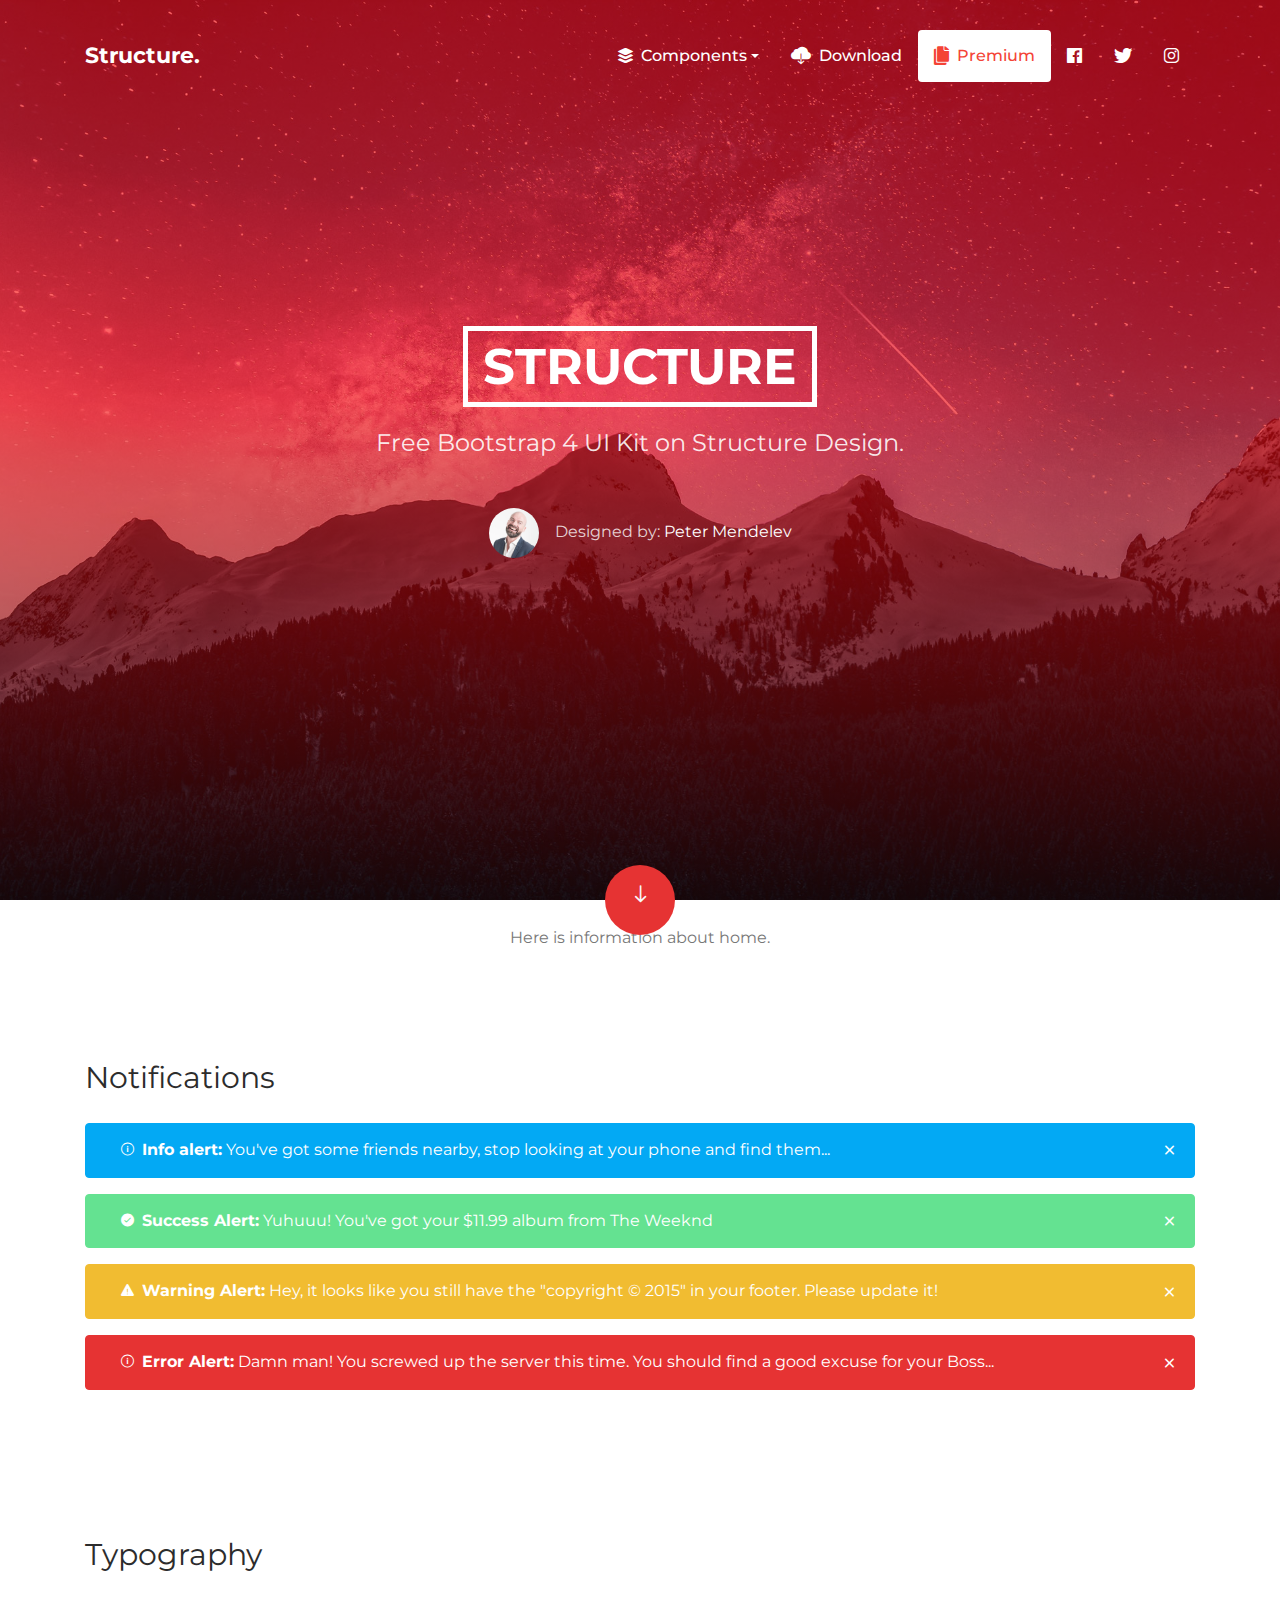
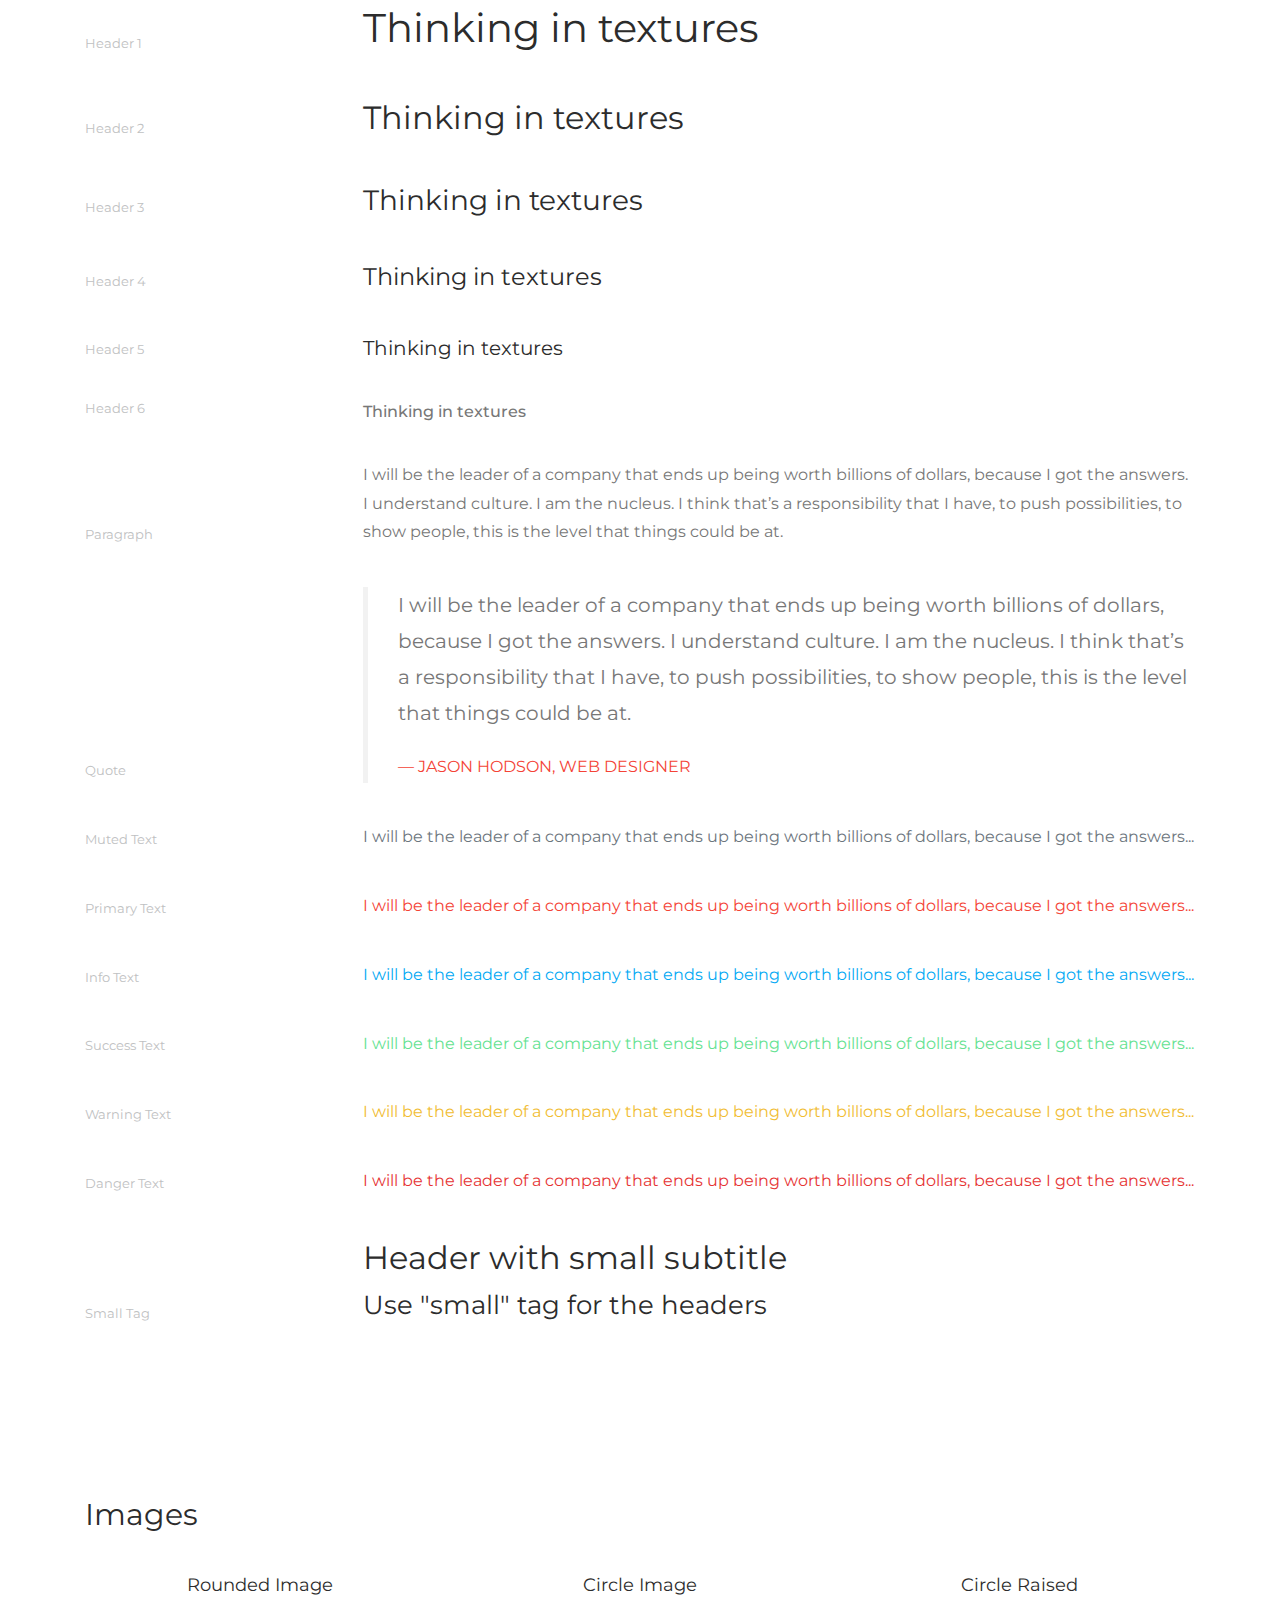
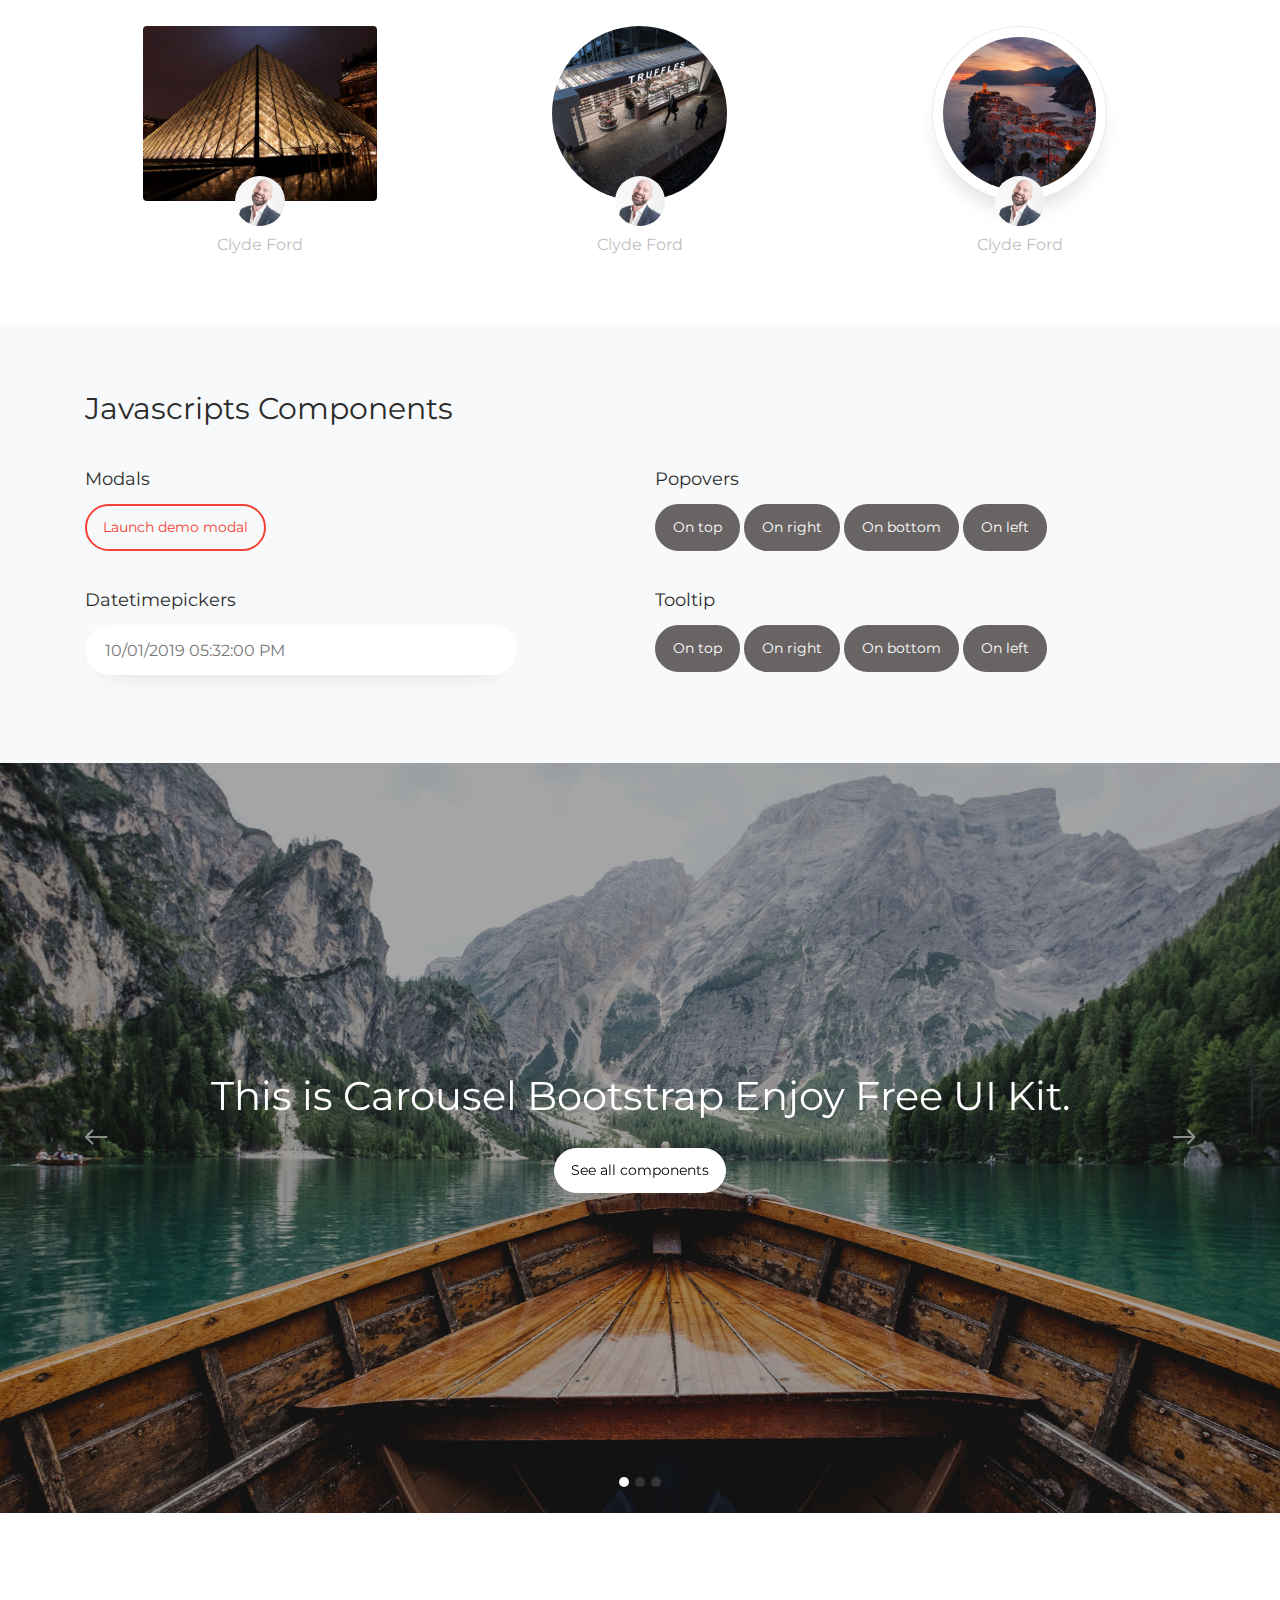
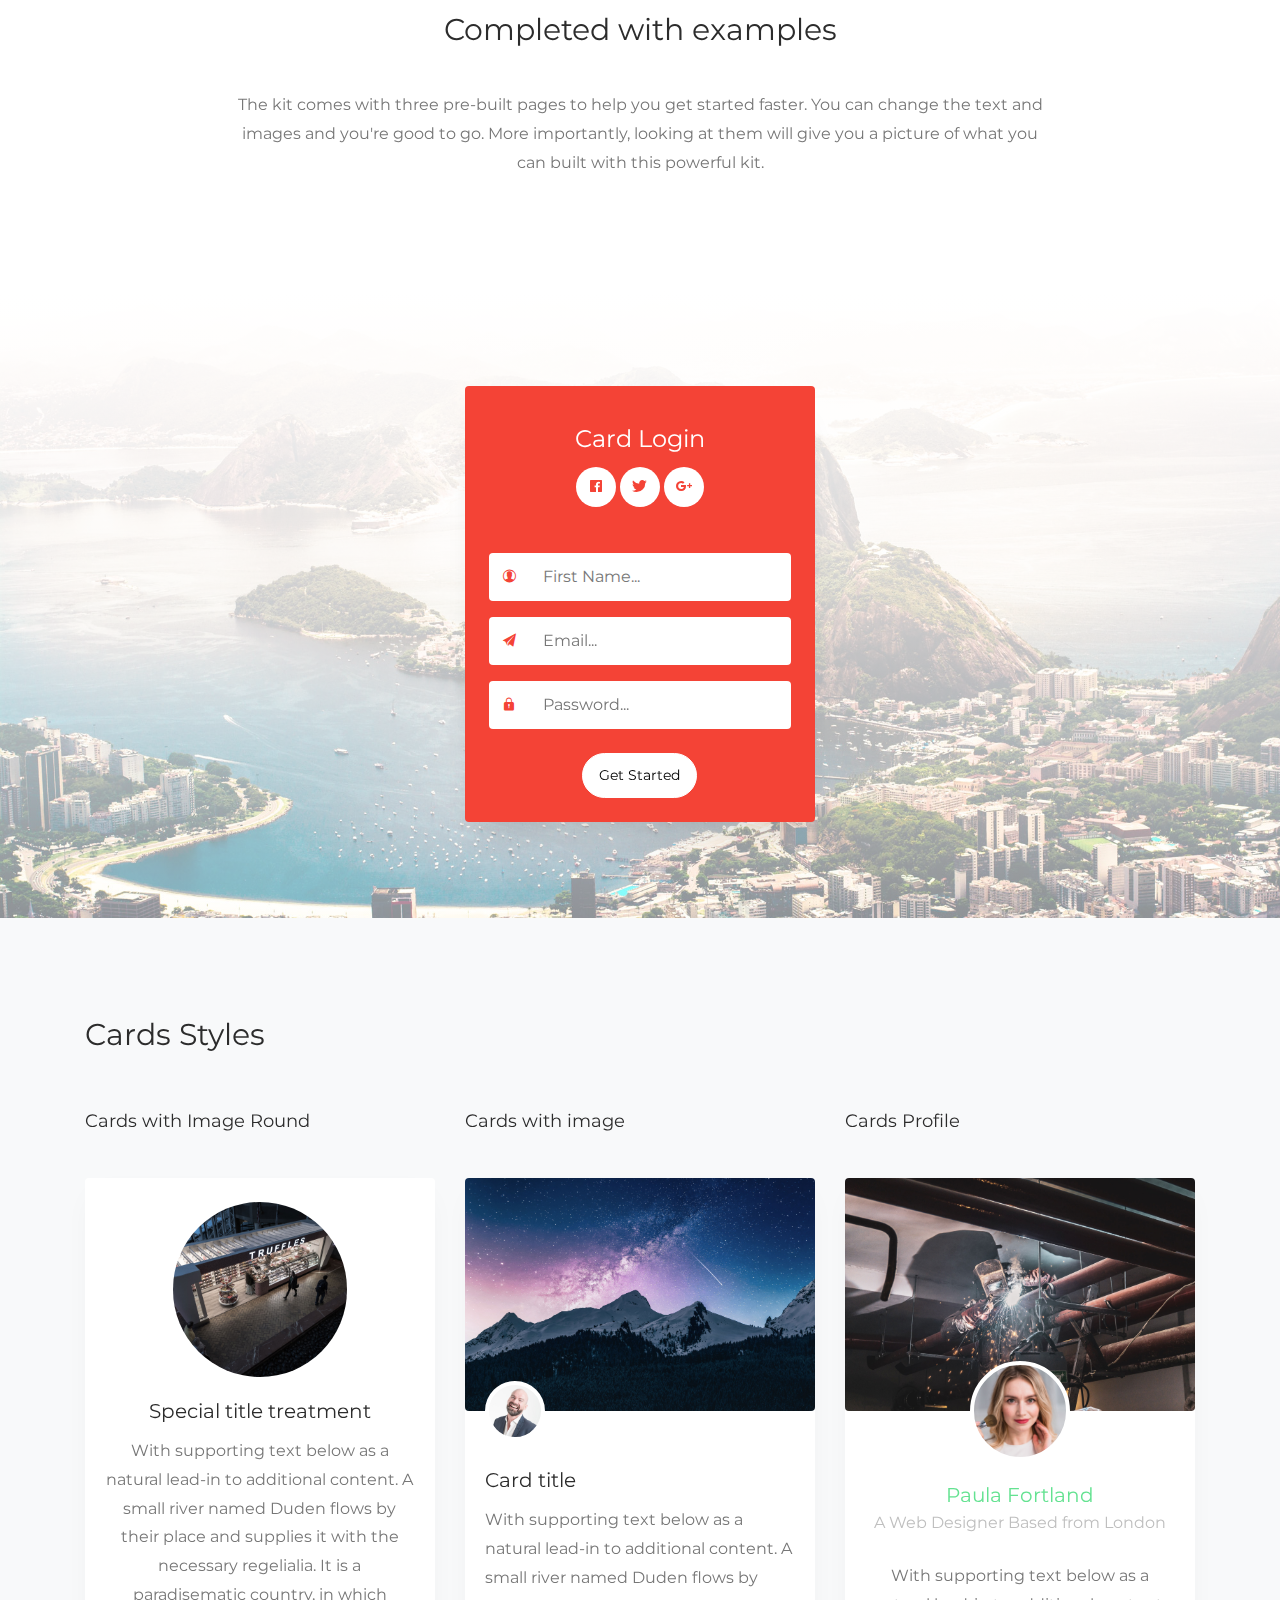
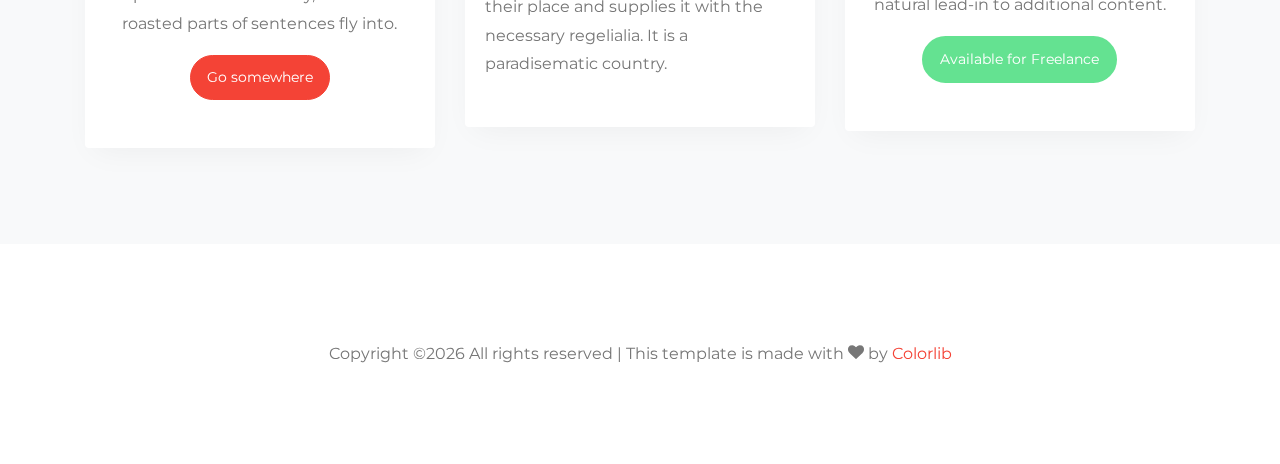
<file: website/index.html>
<!DOCTYPE html>
<html lang="en">
  <head>
    <title>GO VIRAL.</title>
    <meta charset="utf-8">
    <meta name="viewport" content="width=device-width, initial-scale=1, shrink-to-fit=no">
    
    <link href="https://fonts.googleapis.com/css?family=Montserrat:200,300,400,500,600,700&display=swap" rel="stylesheet">

    <link rel="stylesheet" href="css/open-iconic-bootstrap.min.css">
    <link rel="stylesheet" href="css/animate.css">
    
    <link rel="stylesheet" href="css/owl.carousel.min.css">
    <link rel="stylesheet" href="css/owl.theme.default.min.css">
    <link rel="stylesheet" href="css/magnific-popup.css">

    <link rel="stylesheet" href="css/aos.css">

    <link rel="stylesheet" href="css/ionicons.min.css">
		
		<link rel="stylesheet" href="css/bootstrap-datetimepicker.min.css">
		<link rel="stylesheet" href="css/nouislider.css">

    
    <link rel="stylesheet" href="css/flaticon.css">
    <link rel="stylesheet" href="css/icomoon.css">
    <link rel="stylesheet" href="css/style.css">
  </head>
  <body>
		
  <div class="main-section">

		<nav class="navbar navbar-expand-lg navbar-dark ftco_navbar bg-dark ftco-navbar-light" id="ftco-navbar">
	    <div class="container">
	      <a class="navbar-brand" href="index.html">Structure.</a>
	      <button class="navbar-toggler" type="button" data-toggle="collapse" data-target="#ftco-nav" aria-controls="ftco-nav" aria-expanded="false" aria-label="Toggle navigation">
	        <span class="oi oi-menu"></span> Menu
	      </button>
	      <div class="collapse navbar-collapse" id="ftco-nav">
	        <ul class="navbar-nav ml-auto">
	        	<li class="dropdown nav-item">
              <a href="#" class="dropdown-toggle nav-link icon d-flex align-items-center" data-toggle="dropdown">
                <i class="ion-ios-apps mr-2"></i>
                Components
                <b class="caret"></b>
              </a>
              <div class="dropdown-menu dropdown-menu-left">
                <a href="#" class="dropdown-item"><i class="ion-ios-apps mr-2"></i> All Components</a>
                <a href="#" class="dropdown-item"><i class="ion-ios-document mr-2"></i> Documentation</a>
              </div>
            </li>
	          <li class="nav-item"><a href="#" class="nav-link icon d-flex align-items-center"><i class="ion-ios-cloud-download mr-2"></i> Download</a></li>
	          <li class="nav-item cta"><a href="#" class="nav-link icon d-flex align-items-center"><i class="ion-ios-copy mr-2"></i> Premium</a></li>
	          <li class="nav-item"><a href="#" class="nav-link icon d-flex align-items-center"><i class="ion-logo-facebook"></i><span class="d-lg-none ml-2">Facebook</span></a></li>
	          <li class="nav-item"><a href="#" class="nav-link icon d-flex align-items-center"><i class="ion-logo-twitter"></i><span class="d-lg-none ml-2">Twitter</span></a></li>
	          <li class="nav-item"><a href="#" class="nav-link icon d-flex align-items-center"><i class="ion-logo-instagram"></i><span class="d-lg-none ml-2">Instagram</span></a></li>
	        </ul>
	      </div>
		  </div>
	  </nav>
    <!-- END nav -->

  	<section class="hero-wrap js-fullheight" style="background-image: url(images/bg_1.jpg);" data-stellar-background-ratio="0.5">
  		<div class="overlay"></div>
  		<div class="container">
  			<div class="row description js-fullheight align-items-center justify-content-center">
  				<div class="col-md-8 text-center">
  					<div class="text">
  						<h1 class="mb-4"><span>Structure</span></h1>
  						<h4 class="mb-5 mt-2">Free Bootstrap 4 UI Kit on Structure Design.</h4>
  						<div class="designed d-inline-block">
  							<d class="d-flex align-items-center">
	  							<div class="img" style="background-image: url(images/person.jpg);"></div>
	  							<div class="ml-3"><p class="mb-0">Designed by: <span>Peter Mendelev</span></p></div>
  							</d>
  						</div>
  					</div>
  				</div>
  			</div>
  		</div>
  		<div class="mouse">
				<a href="#" class="mouse-icon rounded-circle bg-danger">
					<div class="mouse-wheel"><span class="ion-ios-arrow-round-down text-light"></span></div>
				</a>
			</div>
  	</section>

		
  	</section>

		

							<!-- Tab panes -->
							<div class="tab-content border-0">
							  <div class="tab-pane container p-4 active text-center" id="home1">
							  	<p>Here is information about home.</p>
							  </div>
							  <div class="tab-pane container p-4 fade text-center" id="home2">
							  	<p>Here is your profile.</p>
							  </div>
							  <div class="tab-pane container p-4 fade text-center" id="home3">
							  	<p>Here are your messages.</p>
							  </div>
							</div>
						</div>
					</div>
				</div>
			</div>
	  </section>
	  <!-- - - - - -end- - - - -  -->

	  <section class="ftco-section" id="notifications">
			<div class="container">
				<div class="row">
					<div class="col-md-12">
						<h2 class="heading-section mb-4">Notifications</h2>
						<div class="alert alert-info">
			        <div class="container">
			        	<div class="d-flex">
				          <div class="alert-icon">
				            <i class="ion-ios-information-circle-outline"></i>
				          </div>
				          <p class="mb-0 ml-2"><b>Info alert:</b> You&apos;ve got some friends nearby, stop looking at your phone and find them...</p>
				        </div>
			          <button type="button" class="close" data-dismiss="alert" aria-label="Close">
			            <span aria-hidden="true"><i class="ion-ios-close"></i></span>
			          </button>
			        </div>
			      </div>
			      <div class="alert alert-success">
			        <div class="container">
			        	<div class="d-flex">
				          <div class="alert-icon">
				            <i class="ion-ios-checkmark-circle"></i>
				          </div>
				          <p class="mb-0 ml-2"><b>Success Alert:</b> Yuhuuu! You&apos;ve got your $11.99 album from The Weeknd</p>
				        </div>
			          <button type="button" class="close" data-dismiss="alert" aria-label="Close">
			            <span aria-hidden="true"><i class="ion-ios-close"></i></span>
			          </button>
			        </div>
			      </div>
			      <div class="alert alert-warning">
			        <div class="container">
								<div class="d-flex">
				          <div class="alert-icon">
				            <i class="ion-ios-warning"></i>
				          </div>
				          <p class="mb-0 ml-2"><b>Warning Alert:</b> Hey, it looks like you still have the &quot;copyright &#xA9; 2015&quot; in your footer. Please update it!</p>
				        </div>
			          <button type="button" class="close" data-dismiss="alert" aria-label="Close">
			            <span aria-hidden="true"><i class="ion-ios-close"></i></span>
			          </button>
			        </div>
			      </div>
			      <div class="alert alert-danger">
			        <div class="container">
			        	<div class="d-flex">
				          <div class="alert-icon">
				            <i class="ion-ios-information-circle-outline"></i>
				          </div>
				          <p class="mb-0 ml-2"><b>Error Alert:</b> Damn man! You screwed up the server this time. You should find a good excuse for your Boss...</p>
			          </div>
			          <button type="button" class="close" data-dismiss="alert" aria-label="Close">
			            <span aria-hidden="true"><i class="ion-ios-close"></i></span>
			          </button>
			        </div>
			      </div>
					</div>
				</div>
			</div>
	  </section>
	  <!-- - - - - -end- - - - -  -->

	  <section class="ftco-section" id="typography">
			<div class="container">
				<div class="row">
					<div class="col-md-12">
						<h2 class="heading-section mb-4">Typography</h2>
						<div class="typo">
              <h1>
                <span class="typo-note">Header 1</span>Thinking in textures </h1>
            </div>
            <div class="typo">
              <h2>
                <span class="typo-note">Header 2</span>Thinking in textures</h2>
            </div>
            <div class="typo">
              <h3>
                <span class="typo-note">Header 3</span>Thinking in textures</h3>
            </div>
            <div class="typo">
              <h4>
                <span class="typo-note">Header 4</span>Thinking in textures</h4>
            </div>
            <div class="typo">
              <h5>
                <span class="typo-note">Header 5</span>Thinking in textures</h5>
            </div>
            <div class="typo">
              <h6>
                <span class="typo-note">Header 6</span>Thinking in textures</h6>
            </div>
            <div class="typo">
              <p>
                <span class="typo-note">Paragraph</span>
                I will be the leader of a company that ends up being worth billions of dollars, because I got the answers. I understand culture. I am the nucleus. I think that&#x2019;s a responsibility that I have, to push possibilities, to show people, this is the level that things could be at.</p>
            </div>
            <div class="typo">
              <span class="typo-note">Quote</span>
              <div class="blockquote">
                <p>
                  I will be the leader of a company that ends up being worth billions of dollars, because I got the answers. I understand culture. I am the nucleus. I think that&#x2019;s a responsibility that I have, to push possibilities, to show people, this is the level that things could be at.
                </p>
                <small>
                  &mdash; Jason Hodson, Web Designer
                </small>
              </div>
            </div>
            <div class="typo">
              <span class="typo-note">Muted Text</span>
              <p class="text-muted">
                I will be the leader of a company that ends up being worth billions of dollars, because I got the answers...
              </p>
            </div>
            <div class="typo">
              <span class="typo-note">Primary Text</span>
              <p class="text-primary">
                I will be the leader of a company that ends up being worth billions of dollars, because I got the answers... </p>
            </div>
            <div class="typo">
              <span class="typo-note">Info Text</span>
              <p class="text-info">
                I will be the leader of a company that ends up being worth billions of dollars, because I got the answers... </p>
            </div>
            <div class="typo">
              <span class="typo-note">Success Text</span>
              <p class="text-success">
                I will be the leader of a company that ends up being worth billions of dollars, because I got the answers... </p>
            </div>
            <div class="typo">
              <span class="typo-note">Warning Text</span>
              <p class="text-warning">
                I will be the leader of a company that ends up being worth billions of dollars, because I got the answers...
              </p>
            </div>
            <div class="typo">
              <span class="typo-note">Danger Text</span>
              <p class="text-danger">
                I will be the leader of a company that ends up being worth billions of dollars, because I got the answers... </p>
            </div>
            <div class="typo">
              <h2>
                <span class="typo-note">Small Tag</span>
                Header with small subtitle
                <br>
                <small>Use &quot;small&quot; tag for the headers</small>
              </h2>
            </div>
					</div>
				</div>
			</div>
	  </section>
	  <!-- - - - - -end- - - - -  -->

	  <section class="ftco-section" id="images">
			<div class="container">
				<div class="row">
					<div class="col-md-12">
						<h2 class="heading-section mb-4">Images</h2>
						<div class="row">
							<div class="col-md-4 text-center">
								<h2 class="heading-section mb-4">
									<small>Rounded Image</small>
								</h2>
								<div class="image-wrap">
									<img src="images/image-1.jpg" alt="Round Image" class="rounded img-fluid image image-2">
									<div class="text">
										<div class="img" style="background-image: url(images/person.jpg);"></div>
										<span class="position">Clyde Ford</span>
									</div>
								</div>
							</div>
							<div class="col-md-4 text-center">
								<h2 class="heading-section mb-4">
									<small>Circle Image</small>
								</h2>
								<div class="image-wrap">
									<img src="images/image-2.jpg" alt="Circle Image" class="rounded-circle img-fluid image">
									<div class="text">
										<div class="img" style="background-image: url(images/person.jpg);"></div>
										<span class="position">Clyde Ford</span>
									</div>
								</div>

							</div>

							<div class="col-md-4 text-center">
								<h2 class="heading-section mb-4">
									<small>Circle Raised</small>
								</h2>
								<div class="image-wrap">
									<img src="images/image-3.jpg" alt="Thumbnail Image" class="img-raised rounded-circle thumbnail img-fluid image">
									<div class="text">
										<div class="img" style="background-image: url(images/person.jpg);"></div>
										<span class="position">Clyde Ford</span>
									</div>
								</div>
							</div>
						</div>
					</div>
				</div>
			</div>
	  </section>
	  <!-- - - - - -end- - - - -  -->

	  <section class="ftco-section bg-light" id="javascriptsComponents">
			<div class="container">
				<div class="row">
					<div class="col-md-12">
						<h2 class="heading-section mb-4">Javascripts Components</h2>
					</div>
					<div class="col-md-12">
						<div class="row">
							<div class="col-lg-6">
								<div class="w-100 mb-4">
									<h2 class="heading-section">
										<small>Modals</small>
									</h2>
									<button type="button" class="btn btn-outline-primary" data-toggle="modal" data-target="#exampleModalCenter">
									  Launch demo modal
									</button>

									<!-- Modal -->
									<div class="modal fade" id="exampleModalCenter" tabindex="-1" role="dialog" aria-labelledby="exampleModalCenterTitle" aria-hidden="true">
									  <div class="modal-dialog modal-dialog-centered" role="document">
									    <div class="modal-content">
									      <div class="modal-header">
									        <h5 class="modal-title" id="exampleModalLongTitle">Modal title</h5>
									        <button type="button" class="close" data-dismiss="modal" aria-label="Close">
									          <span aria-hidden="true">&times;</span>
									        </button>
									      </div>
									      <div class="modal-body">
									        <p>Far far away, behind the word mountains, far from the countries Vokalia and Consonantia, there live the blind texts. Separated they live in Bookmarksgrove right at the coast of the Semantics, a large language ocean.</p>
									      </div>
									      <div class="modal-footer">
									        <button type="button" class="btn btn-danger" data-dismiss="modal">Close</button>
									        <button type="button" class="btn btn-info">Save changes</button>
									      </div>
									    </div>
									  </div>
									</div>
								</div>
								<div class="w-100">
									<h2 class="heading-section">
										<small>Datetimepickers</small>
									</h2>
									<div class="w-100">
	                  <form action="" method="post" class="datepickers">
	                    <div class="form-group">
                        <!-- <label class="label-control" for="id_start_datetime">Datetime picker</label> -->
                        <div class="input-group date" id="id_0">
                            <input type="text" value="10/01/2019 05:32:00 PM" class="form-control" required/>
                        </div>
	                    </div>
		                </form>
									</div>
								</div>
							</div>

							<div class="col-lg-6">
								<div class="w-100 mb-4">
									<h2 class="heading-section">
										<small>Popovers</small>
									</h2>
									<button type="button" class="btn btn-secondary" data-container="body" data-toggle="popover" data-placement="top" data-content="Far far away, behind the word mountains, far from the countries Vokalia and Consonantia.">
									  On top
									</button>

									<button type="button" class="btn btn-secondary" data-container="body" data-toggle="popover" data-placement="right" data-content="Far far away, behind the word mountains, far from the countries Vokalia and Consonantia.">
									  On right
									</button>

									<button type="button" class="btn btn-secondary" data-container="body" data-toggle="popover" data-placement="bottom" data-content="Far far away, behind the word mountains, far from the countries Vokalia and Consonantia.">
									  On bottom
									</button>

									<button type="button" class="btn btn-secondary" data-container="body" data-toggle="popover" data-placement="left" data-content="Far far away, behind the word mountains, far from the countries Vokalia and Consonantia.">
									  On left
									</button>
								</div>

								<div class="w-100">
									<h2 class="heading-section">
										<small>Tooltip</small>
									</h2>
									<button type="button" class="btn btn-secondary" data-toggle="tooltip" data-placement="top" title="Tooltip on top">
									  On top
									</button>
									<button type="button" class="btn btn-secondary" data-toggle="tooltip" data-placement="right" title="Tooltip on right">
									  On right
									</button>
									<button type="button" class="btn btn-secondary" data-toggle="tooltip" data-placement="bottom" title="Tooltip on bottom">
									  On bottom
									</button>
									<button type="button" class="btn btn-secondary" data-toggle="tooltip" data-placement="left" title="Tooltip on left">
									  On left
									</button>
								</div>
							</div>
						</div>
					</div>
				</div>
			</div>
	  </section>
	  <!-- - - - - -end- - - - -  -->

	  <section class="ftco-section ftco-no-pt ftco-no-pb" id="carousel">
			<div class="container-fluid px-0">
				<div class="row no-gutters justify-content-center">
					<div class="col-md-12">
						<div id="demo" class="carousel slide" data-ride="carousel">

						  <!-- Indicators -->
						  <ul class="carousel-indicators">
						    <li data-target="#demo" data-slide-to="0" class="active"></li>
						    <li data-target="#demo" data-slide-to="1"></li>
						    <li data-target="#demo" data-slide-to="2"></li>
						  </ul>
						  
						  <!-- The slideshow -->
						  <div class="carousel-inner">
						    <div class="carousel-item active img" style="background-image: url(images/slider-1.jpg); height: 750px;">
						    	<div class="overlay"></div>
						    	<div class="slider-text px-4 d-flex align-items-center">
				    				<div class="text w-100 text-center">
					    				<h2 class="mb-4">This is Carousel Bootstrap Enjoy Free UI Kit.</h2>
					    				<p><a href="#" class="btn btn-white">See all components</a></p>
				    				</div>
			    				</div>
						    </div>
						    <div class="carousel-item img" style="background-image: url(images/slider-2.jpg); height: 750px">
						    	<div class="overlay"></div>
						    	<div class="slider-text px-4 d-flex align-items-center">
							    	<div class="text w-100 text-center">
					    				<h2 class="mb-4">Structure Free UI Kit.</h2>
					    				<p><a href="#" class="btn btn-white">See all components</a></p>
				    				</div>
				    			</div>
						    </div>
						    <div class="carousel-item img" style="background-image: url(images/slider-3.jpg); height: 750px">
						    	<div class="overlay"></div>
						    	<div class="slider-text px-4 d-flex align-items-center">
							    	<div class="text w-100 text-center">
					    				<h2 class="mb-4">Enjoy Free UI Kit made by Structure.</h2>
					    				<p><a href="#" class="btn btn-white">See all components</a></p>
				    				</div>
				    			</div>
						    </div>
						  </div>
						  
						  <!-- Left and right controls -->
						  <a class="carousel-control-prev" href="#demo" data-slide="prev">
						    <span class="ion-ios-arrow-round-back"></span>
						  </a>
						  <a class="carousel-control-next" href="#demo" data-slide="next">
						    <span class="ion-ios-arrow-round-forward"></span>
						  </a>
						</div>
					</div>
				</div>
			</div>
	  </section>
	  <!-- - - - - -end- - - - -  -->

	  <section class="ftco-section ftco-section-2">
			<div class="container">
				<div class="row justify-content-center">
					<div class="col-md-9 text-center">
						<h2 class="heading-section mb-4 pb-md-3">
							Completed with examples
						</h2>
						<p>The kit comes with three pre-built pages to help you get started faster. You can change the text and images and you're good to go. More importantly, looking at them will give you a picture of what you can built with this powerful kit.</p>
					</div>
				</div>
			</div>
	  </section>
	  <!-- - - - - -end- - - - -  -->

	  <section class="ftco-section ftco-section-2 section-signup page-header img" style="background-image: url(images/bg_2.jpg);">
	  	<div class="overlay"></div>
      <div class="container">
        <div class="row justify-content-center">
          <div class="col-lg-4 col-md-6 mb-4 mb-md-0">
            <div class="card card-login py-4">
              <form class="form-login" method="" action="">
                <div class="card-header card-header-primary text-center">
                  <h4 class="card-title">Card Login</h4>
                  <div class="social-line">
                    <a href="#" class="btn-icon d-flex align-items-center justify-content-center">
                      <i class="ion-logo-facebook"></i>
                    </a>
                    <a href="#" class="btn-icon d-flex align-items-center justify-content-center">
                      <i class="ion-logo-twitter"></i>
                    </a>
                    <a href="#" class="btn-icon d-flex align-items-center justify-content-center">
                      <i class="ion-logo-googleplus"></i>
                    </a>
                  </div>
                </div>
                <div class="card-body p-4">
                  <div class="input-group mb-3">
                    <div class="input-group-prepend">
                      <span class="input-group-text">
                        <i class="ion-ios-contact"></i>
                      </span>
                    </div>
                    <input type="text" class="form-control" placeholder="First Name...">
                  </div>
                  <div class="input-group mb-3">
                    <div class="input-group-prepend">
                      <span class="input-group-text">
                        <i class="ion-ios-paper-plane"></i>
                      </span>
                    </div>
                    <input type="email" class="form-control" placeholder="Email...">
                  </div>
                  <div class="input-group mb-0">
                    <div class="input-group-prepend">
                      <span class="input-group-text">
                        <i class="ion-ios-lock"></i>
                      </span>
                    </div>
                    <input type="password" class="form-control" placeholder="Password...">
                  </div>
                </div>
                <div class="footer text-center">
                  <a href="#" class="btn btn-white">Get Started</a>
                </div>
              </form>
            </div>
          </div>
        </div>
      </div>
    </section>
    <!-- - - - - -end- - - - -  -->

    <section class="ftco-section ftco-section-2 bg-light" id="cards">
			<div class="container">
				<div class="row">
					<div class="col-md-12">
						<h2 class="heading-section mb-4 pb-md-3">
							Cards Styles
						</h2>
					</div>
				</div>
				<div class="row">
					<div class="col-md-4">
						<h2 class="heading-section mb-4 pb-md-3">
							<small>Cards with Image Round</small>
						</h2>
						<div class="card">
							<div class="card-img">
							  <div class="image-wrap d-flex mt-4">
									<img src="images/image-2.jpg" alt="Circle Image" class="rounded-circle img-fluid image m-auto">
								</div>
							</div>
						  <div class="card-body text-center pb-5">
						    <h5 class="card-title">Special title treatment</h5>
						    <p class="card-text">With supporting text below as a natural lead-in to additional content. A small river named Duden flows by their place and supplies it with the necessary regelialia. It is a paradisematic country, in which roasted parts of sentences fly into.</p>
						    <a href="#" class="btn btn-primary">Go somewhere</a>
						  </div>
						</div>
					</div>
					<div class="col-md-4">
						<h2 class="heading-section mb-4 pb-md-3">
							<small>Cards with image</small>
						</h2>
						<div class="card">
							<div class="card-img">
						  	<div class="image-wrap">
									<img src="images/bg_1.jpg" alt="Round Image" class="rounded img-fluid image image-2 image-full">
									<div class="text">
										<div class="img round-circle" style="background-image: url(images/person.jpg);"></div>
									</div>
								</div>
							</div>
						  <div class="card-body pb-5">
						  	<h5 class="card-title">Card title</h5>
						    <p class="card-text">With supporting text below as a natural lead-in to additional content. A small river named Duden flows by their place and supplies it with the necessary regelialia. It is a paradisematic country.</p>
						  </div>
						</div>
					</div>

					<div class="col-md-4">
						<h2 class="heading-section mb-4 pb-md-3">
							<small>Cards Profile</small>
						</h2>
						<div class="card text-center">
						  <div class="card-img">
						  	<div class="image-wrap">
									<img src="images/bg_3.jpg" alt="Round Image" class="rounded img-fluid image image-2 image-full">
									<div class="text">
										<div class="img img-2 round-circle" style="background-image: url(images/person-1.jpg);"></div>
									</div>
								</div>
							</div>
						  <div class="card-body pb-5">
						    <h5 class="card-title mb-0 text-success">Paula Fortland</h5>
						    <span class="position d-block mb-4">A Web Designer Based from London</span>
						    <p class="card-text">With supporting text below as a natural lead-in to additional content.</p>
						    <a href="#" class="btn btn-success">Available for Freelance</a>
						  </div>
						</div>
					</div>
				</div>
			</div>
	  </section>
	  <!-- - - - - -end- - - - -  -->
		

	  <footer class="ftco-section ftco-section-2">
	  	<div class="col-md-12 text-center">
          <p class="mb-0">
            <!-- Link back to Colorlib can't be removed. Template is licensed under CC BY 3.0. -->
            Copyright &copy;<script>
              document.write(new Date().getFullYear());

            </script> All rights reserved | This template is made with <i class="icon-heart" aria-hidden="true"></i> by <a href="https://colorlib.com" target="_blank">Colorlib</a>
            <!-- Link back to Colorlib can't be removed. Template is licensed under CC BY 3.0. -->
          </p>
        </div>
	  </footer>

  </div>

  <!-- loader -->
  <div id="ftco-loader" class="show fullscreen"><svg class="circular" width="48px" height="48px"><circle class="path-bg" cx="24" cy="24" r="22" fill="none" stroke-width="4" stroke="#eeeeee"/><circle class="path" cx="24" cy="24" r="22" fill="none" stroke-width="4" stroke-miterlimit="10" stroke="#F96D00"/></svg></div>


  <script src="js/jquery.min.js"></script>
  <script src="js/jquery-migrate-3.0.1.min.js"></script>
  <script src="js/popper.min.js"></script>
  <script src="js/bootstrap.min.js"></script>
  <script src="js/jquery.easing.1.3.js"></script>
  <script src="js/jquery.waypoints.min.js"></script>
  <script src="js/jquery.stellar.min.js"></script>
  <script src="js/owl.carousel.min.js"></script>
  <script src="js/jquery.magnific-popup.min.js"></script>
  <script src="js/aos.js"></script>

  <script src="js/nouislider.min.js"></script>
  <script src="js/moment-with-locales.min.js"></script>
  <script src="js/bootstrap-datetimepicker.min.js"></script>
  <script src="js/main.js"></script>
    
  </body>
</html>
</file>
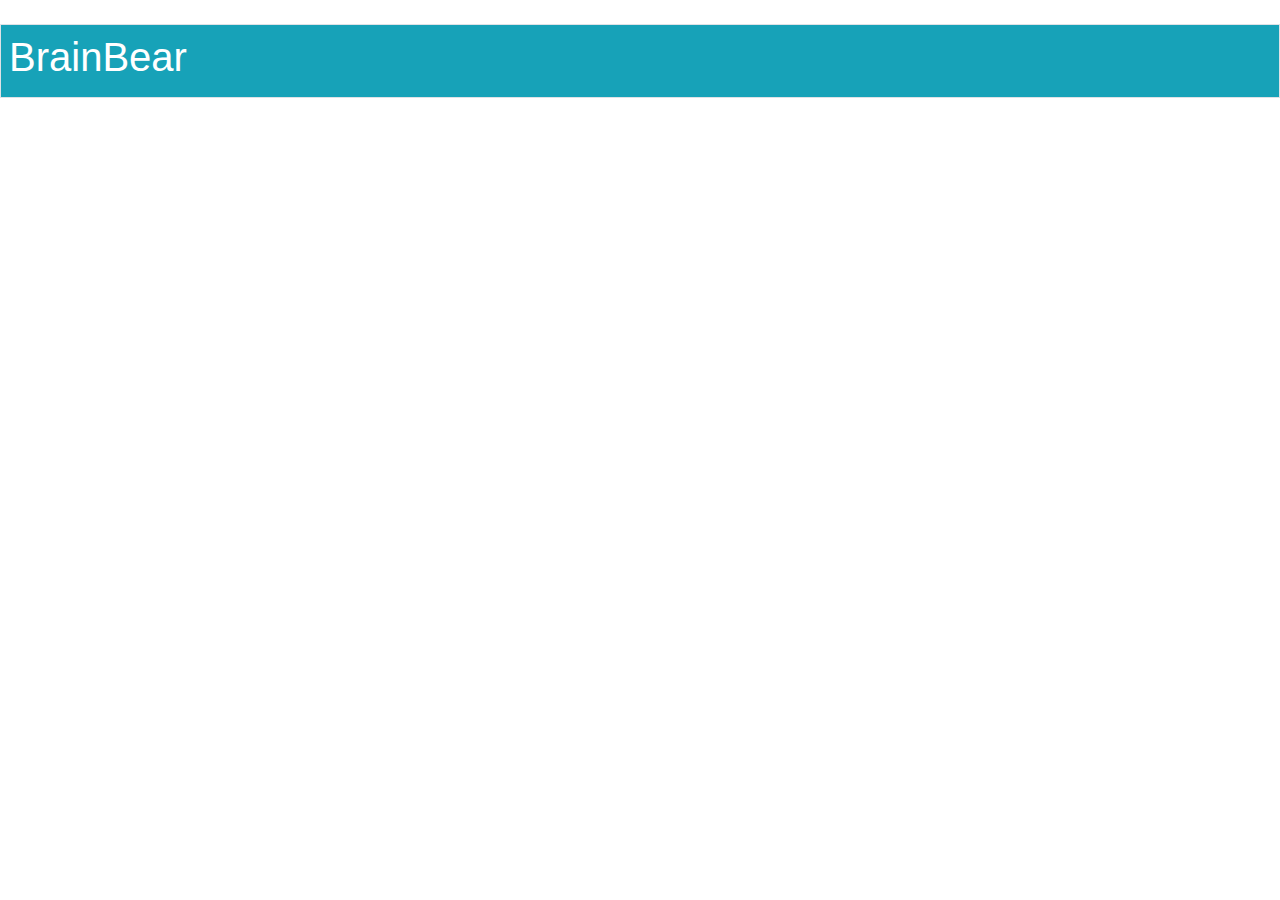
<file: html/ActualBrainBearWebsite/index.html>
<!DOCTYPE html>
<html lang="en">
<head>
  <title>BrainBear.</title>
  <meta charset="utf-8">
  <meta name="viewport" content="width=device-width, initial-scale=1">
  <link rel="stylesheet" href="https://maxcdn.bootstrapcdn.com/bootstrap/4.4.1/css/bootstrap.min.css">
  <script src="https://ajax.googleapis.com/ajax/libs/jquery/3.4.1/jquery.min.js"></script>
  <script src="https://cdnjs.cloudflare.com/ajax/libs/popper.js/1.16.0/umd/popper.min.js"></script>
  <script src="https://maxcdn.bootstrapcdn.com/bootstrap/4.4.1/js/bootstrap.min.js"></script>
</head>
<body>

<div class="container-fluid p-2 my-4 bg-info text-white border">
  <h1>BrainBear</h1>
 
</div>



</body>
</html>
</file>
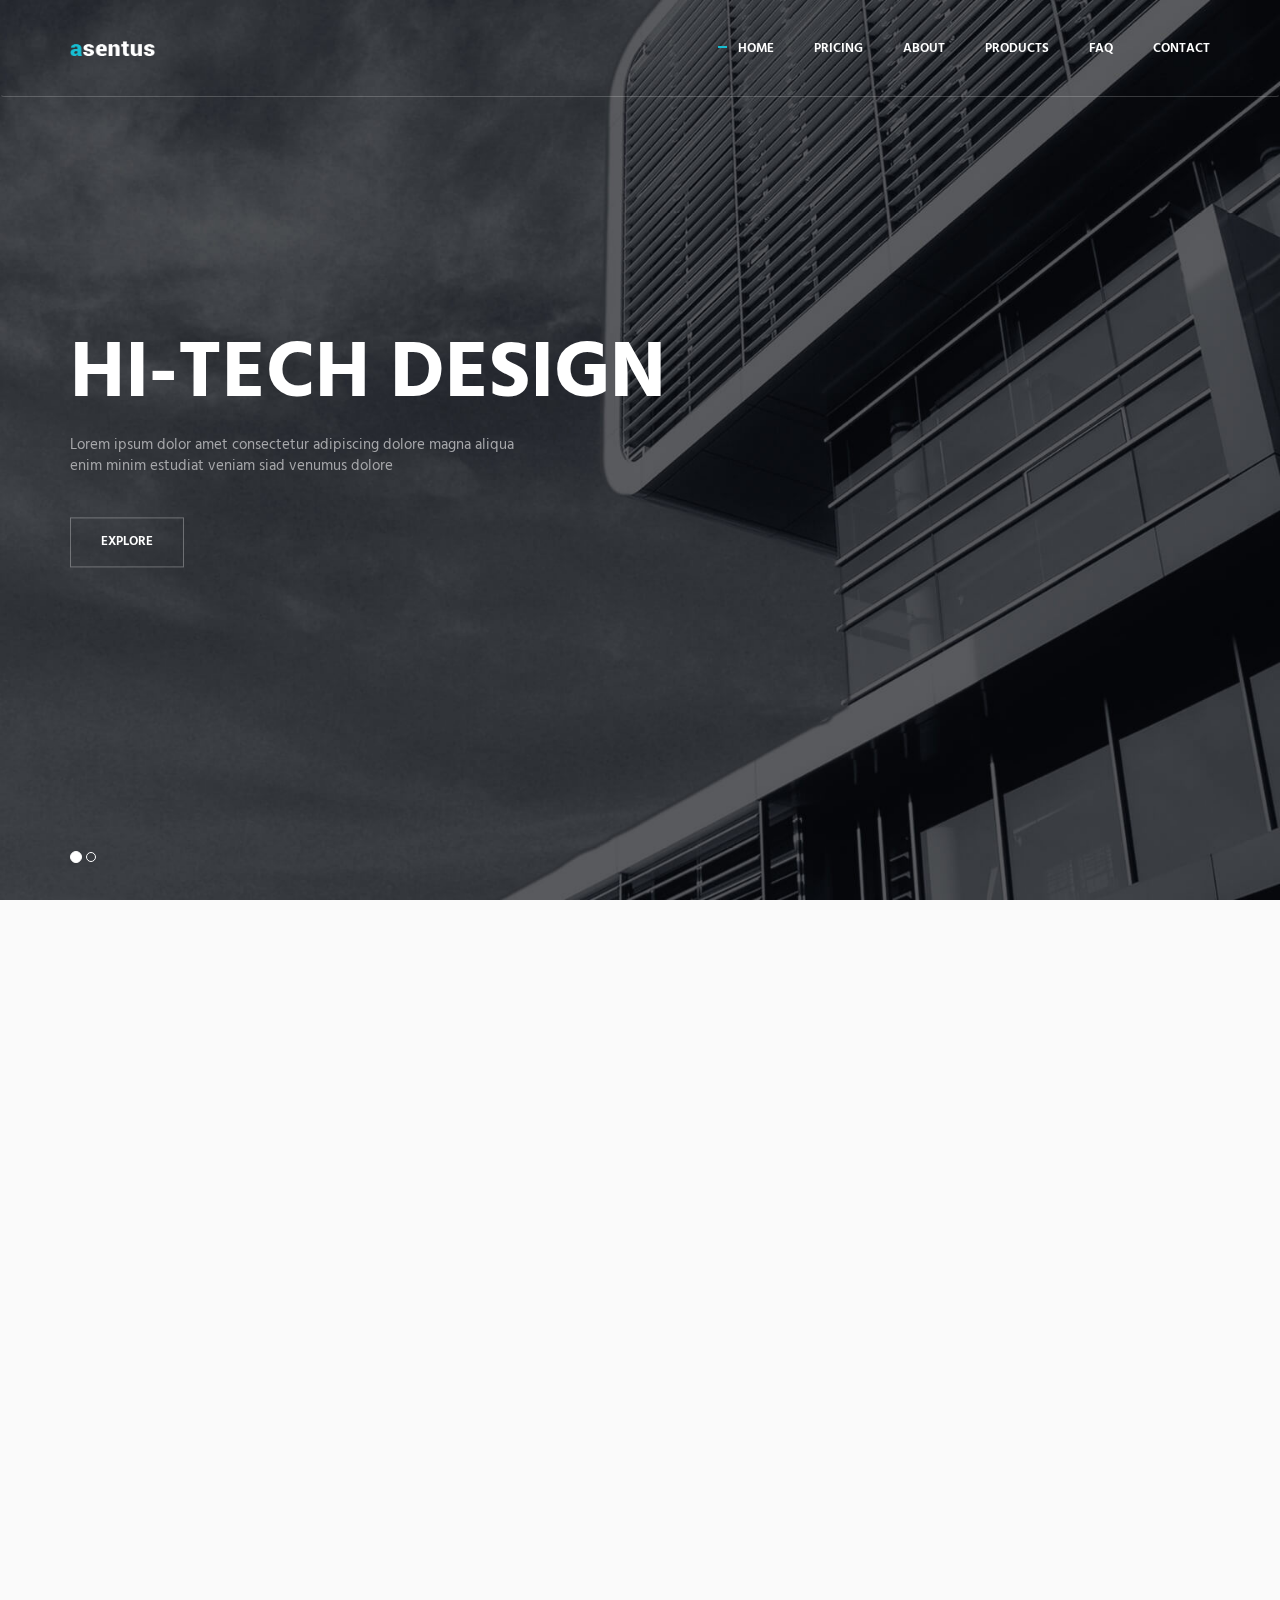
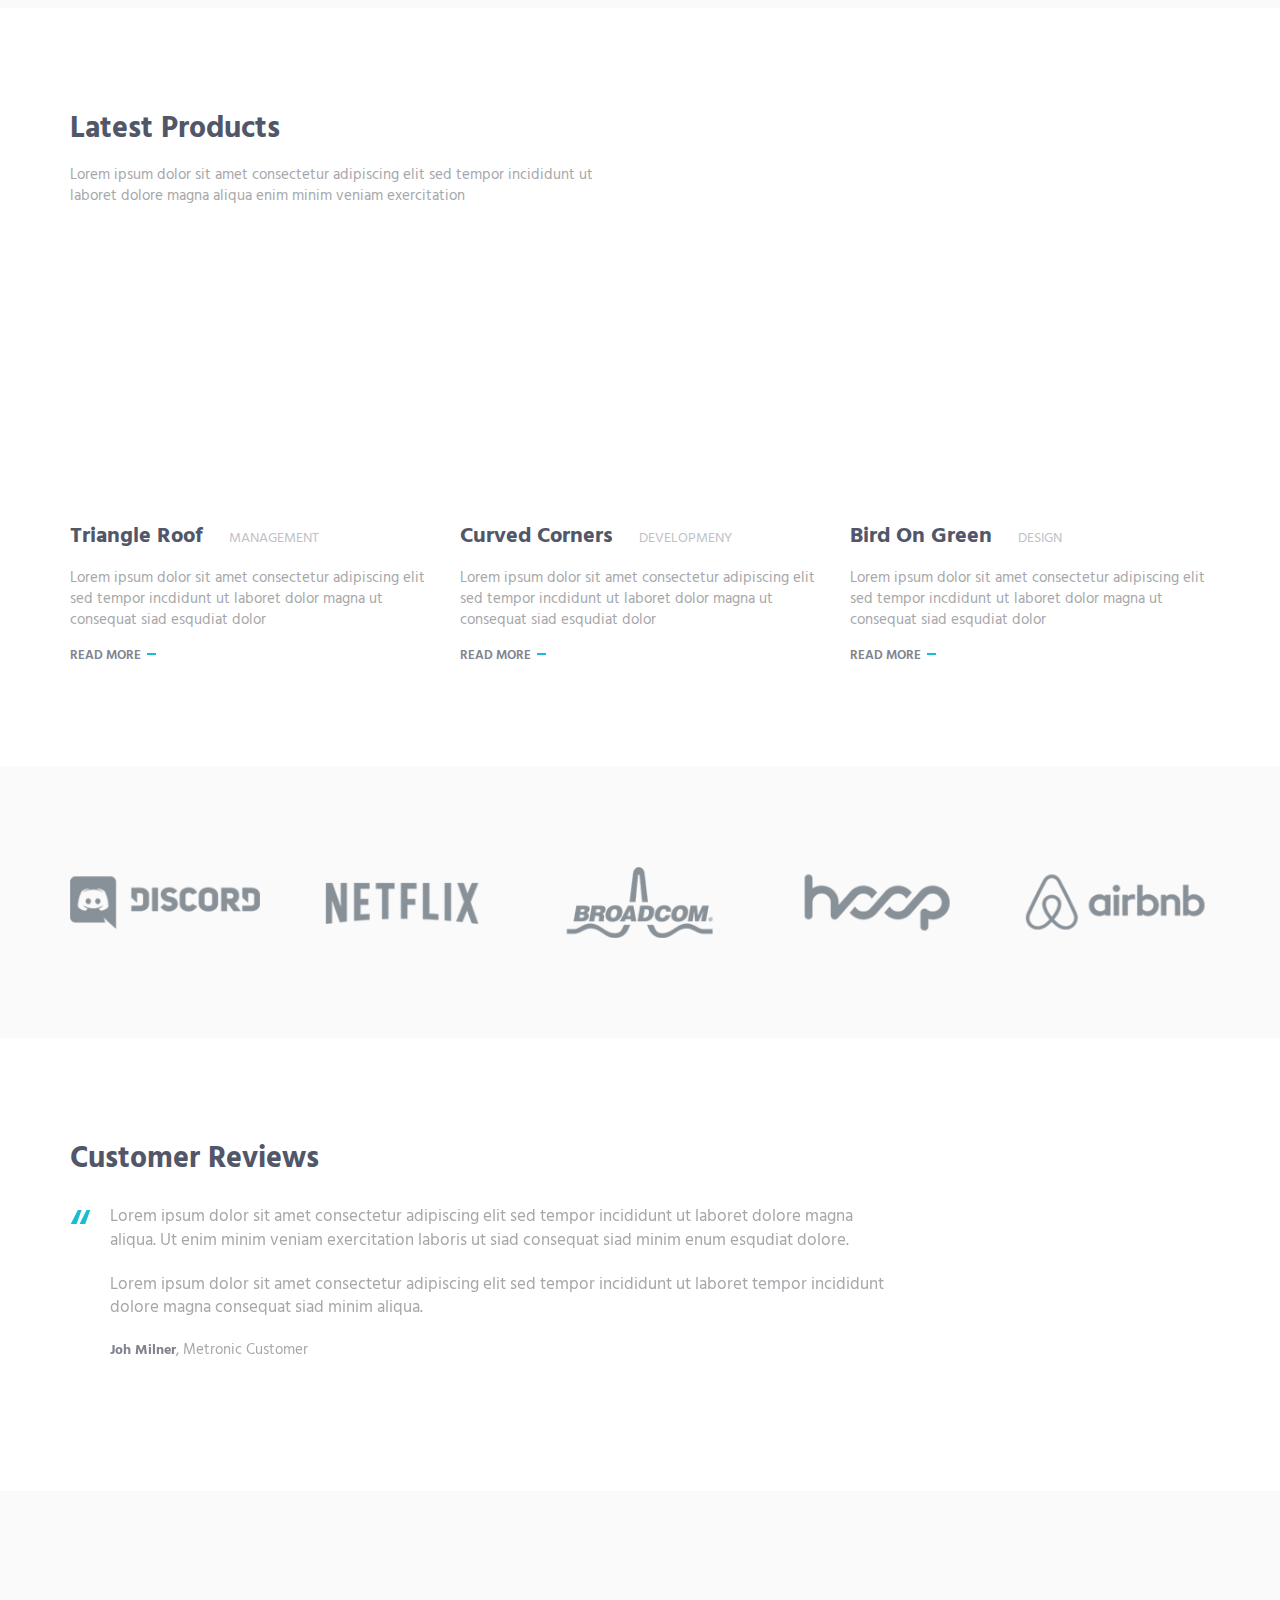
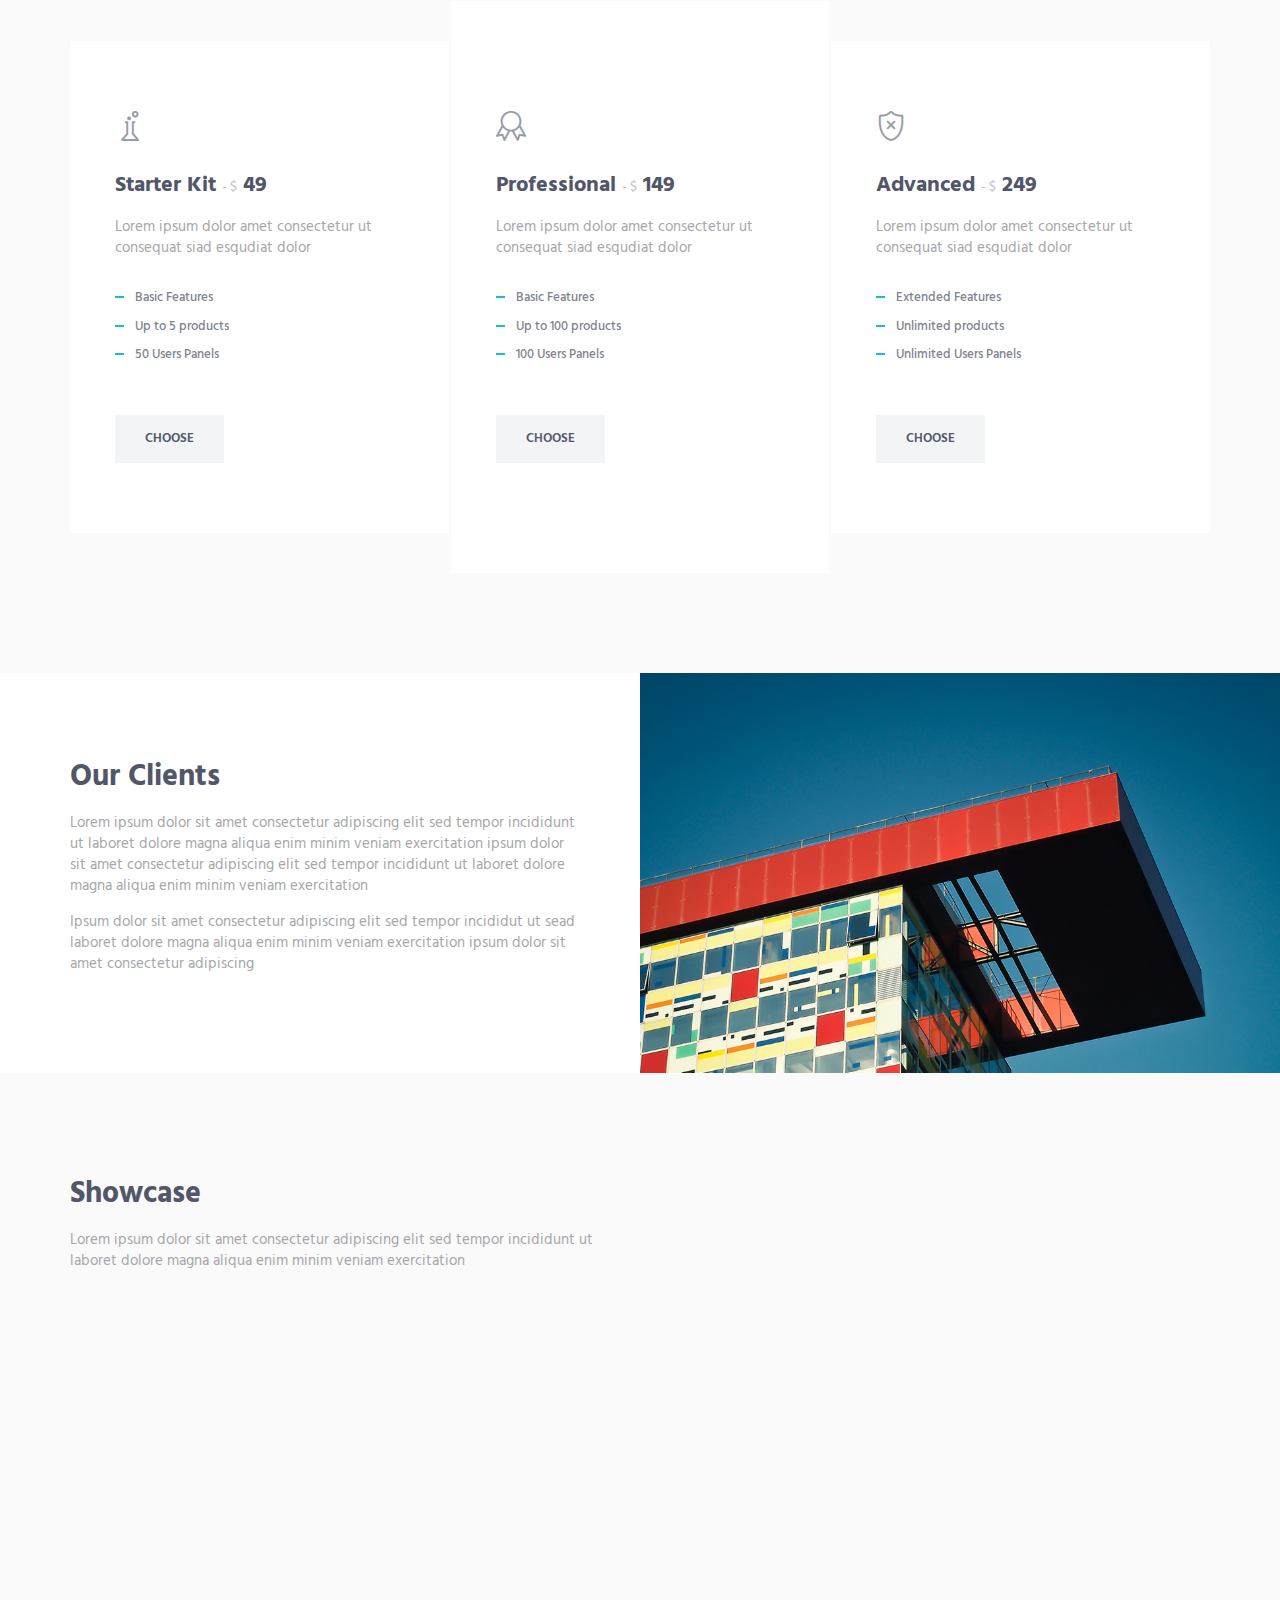
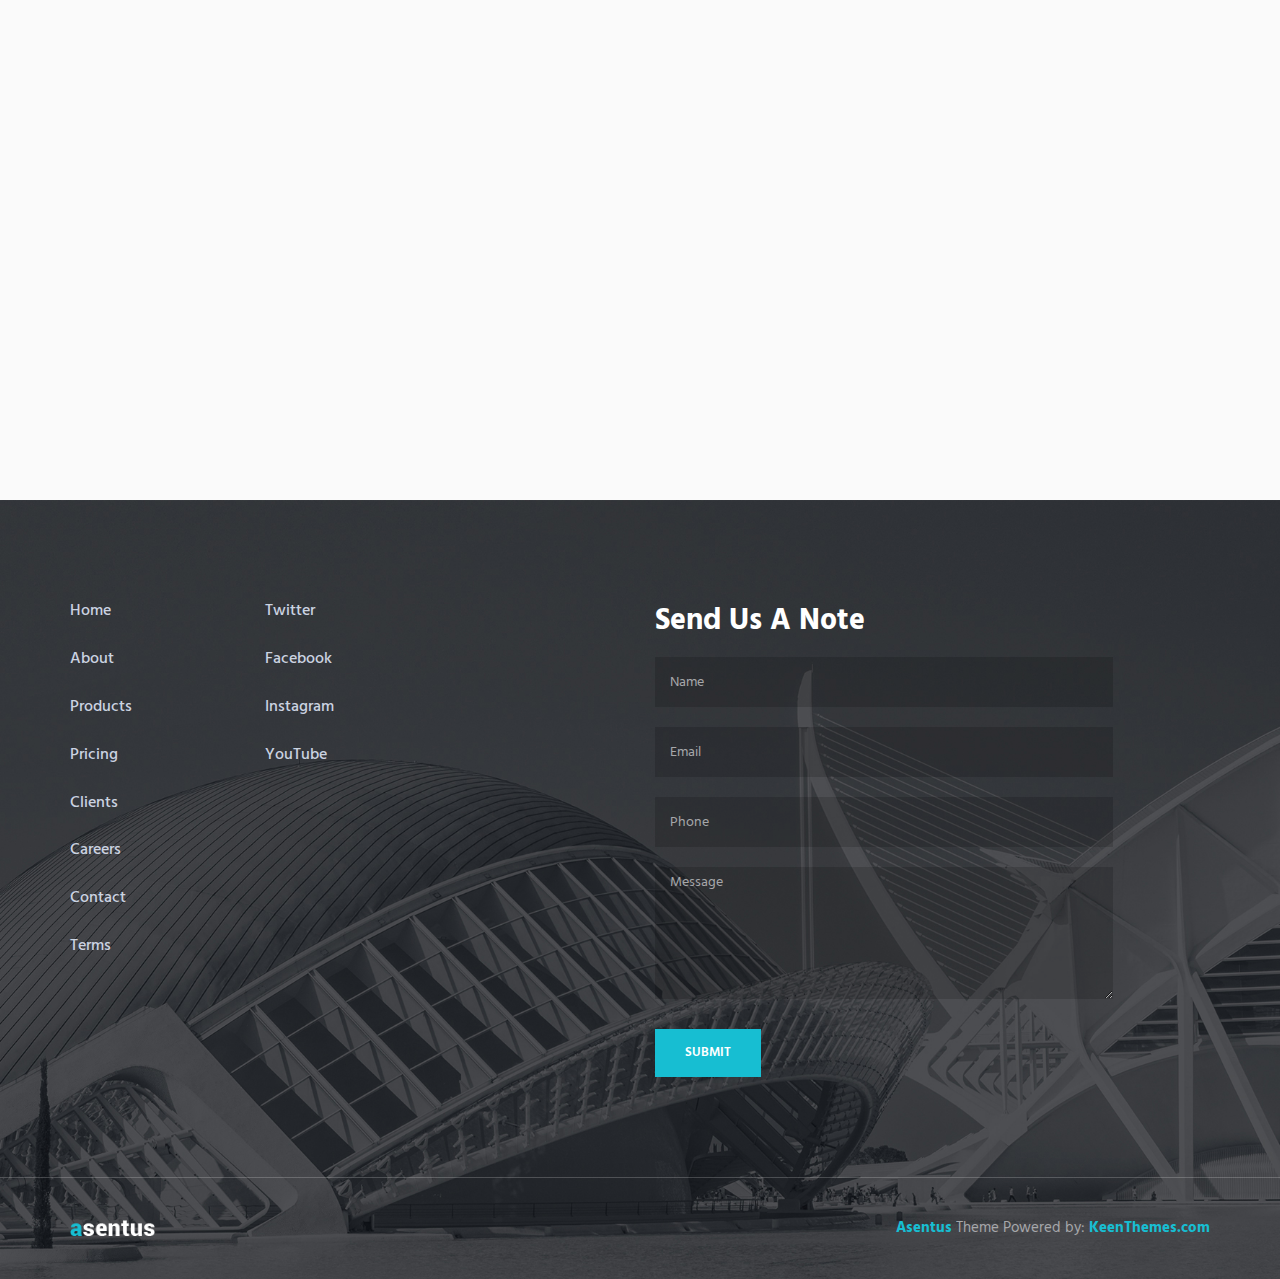
<file: html/new_website/index.html>
<!DOCTYPE html>
<!-- ==============================
    Project:        Metronic "Asentus" Frontend Freebie - Responsive HTML Template Based On Twitter Bootstrap 3.3.4
    Version:        1.0
    Author:         KeenThemes
    Primary use:    Corporate, Business Themes.
    Email:          support@keenthemes.com
    Follow:         http://www.twitter.com/keenthemes
    Like:           http://www.facebook.com/keenthemes
    Website:        http://www.keenthemes.com
    Premium:        Premium Metronic Admin Theme: http://themeforest.net/item/metronic-responsive-admin-dashboard-template/4021469?ref=keenthemes
================================== -->
<html lang="en" class="no-js">
    <!-- BEGIN HEAD -->
    <head>
        <meta charset="utf-8"/>
        <title>Metronic "Asentus" Frontend Freebie</title>
        <meta http-equiv="X-UA-Compatible" content="IE=edge">
        <meta content="width=device-width, initial-scale=1" name="viewport"/>
        <meta content="" name="description"/>
        <meta content="" name="author"/>

        <!-- GLOBAL MANDATORY STYLES -->
        <link href="http://fonts.googleapis.com/css?family=Hind:300,400,500,600,700" rel="stylesheet" type="text/css">
        <link href="vendor/simple-line-icons/simple-line-icons.min.css" rel="stylesheet" type="text/css"/>
        <link href="vendor/bootstrap/css/bootstrap.min.css" rel="stylesheet" type="text/css"/>

        <!-- PAGE LEVEL PLUGIN STYLES -->
        <link href="css/animate.css" rel="stylesheet">
        <link href="vendor/swiper/css/swiper.min.css" rel="stylesheet" type="text/css"/>

        <!-- THEME STYLES -->
        <link href="css/layout.min.css" rel="stylesheet" type="text/css"/>

        <!-- Favicon -->
        <link rel="shortcut icon" href="favicon.ico"/>
    </head>
    <!-- END HEAD -->

    <!-- BODY -->
    <body>

        <!--========== HEADER ==========-->
        <header class="header navbar-fixed-top">
            <!-- Navbar -->
            <nav class="navbar" role="navigation">
                <div class="container">
                    <!-- Brand and toggle get grouped for better mobile display -->
                    <div class="menu-container">
                        <button type="button" class="navbar-toggle" data-toggle="collapse" data-target=".nav-collapse">
                            <span class="sr-only">Toggle navigation</span>
                            <span class="toggle-icon"></span>
                        </button>

                        <!-- Logo -->
                        <div class="logo">
                            <a class="logo-wrap" href="index.html">
                                <img class="logo-img logo-img-main" src="img/logo.png" alt="Asentus Logo">
                                <img class="logo-img logo-img-active" src="img/logo-dark.png" alt="Asentus Logo">
                            </a>
                        </div>
                        <!-- End Logo -->
                    </div>

                    <!-- Collect the nav links, forms, and other content for toggling -->
                    <div class="collapse navbar-collapse nav-collapse">
                        <div class="menu-container">
                            <ul class="navbar-nav navbar-nav-right">
                                <li class="nav-item"><a class="nav-item-child nav-item-hover active" href="index.html">Home</a></li>
                                <li class="nav-item"><a class="nav-item-child nav-item-hover" href="pricing.html">Pricing</a></li>
                                <li class="nav-item"><a class="nav-item-child nav-item-hover" href="about.html">About</a></li>
                                <li class="nav-item"><a class="nav-item-child nav-item-hover" href="products.html">Products</a></li>
                                <li class="nav-item"><a class="nav-item-child nav-item-hover" href="faq.html">FAQ</a></li>
                                <li class="nav-item"><a class="nav-item-child nav-item-hover" href="contact.html">Contact</a></li>
                            </ul>
                        </div>
                    </div>
                    <!-- End Navbar Collapse -->
                </div>
            </nav>
            <!-- Navbar -->
        </header>
        <!--========== END HEADER ==========-->

        <!--========== SLIDER ==========-->
        <div id="carousel-example-generic" class="carousel slide" data-ride="carousel">
            <div class="container">
                <!-- Indicators -->
                <ol class="carousel-indicators">
                    <li data-target="#carousel-example-generic" data-slide-to="0" class="active"></li>
                    <li data-target="#carousel-example-generic" data-slide-to="1"></li>
                </ol>
            </div>

            <!-- Wrapper for slides -->
            <div class="carousel-inner" role="listbox">
                <div class="item active">
                    <img class="img-responsive" src="img/1920x1080/01.jpg" alt="Slider Image">
                    <div class="container">
                        <div class="carousel-centered">
                            <div class="margin-b-40">
                                <h1 class="carousel-title">Hi-Tech Design</h1>
                                <p>Lorem ipsum dolor amet consectetur adipiscing dolore magna aliqua <br/> enim minim estudiat veniam siad venumus dolore</p>
                            </div>
                            <a href="#" class="btn-theme btn-theme-sm btn-white-brd text-uppercase">Explore</a>
                        </div>
                    </div>
                </div>
                <div class="item">
                    <img class="img-responsive" src="img/1920x1080/02.jpg" alt="Slider Image">
                    <div class="container">
                        <div class="carousel-centered">
                            <div class="margin-b-40">
                                <h2 class="carousel-title">Hi-Tech Design</h2>
                                <p>Lorem ipsum dolor amet consectetur adipiscing dolore magna aliqua <br/> enim minim estudiat veniam siad venumus dolore</p>
                            </div>
                            <a href="#" class="btn-theme btn-theme-sm btn-white-brd text-uppercase">Explore</a>
                        </div>
                    </div>
                </div>
            </div>
        </div>
        <!--========== SLIDER ==========-->

        <!--========== PAGE LAYOUT ==========-->
        <!-- Service -->
        <div class="bg-color-sky-light" data-auto-height="true">
            <div class="content-lg container">
                <div class="row row-space-1 margin-b-2">
                    <div class="col-sm-4 sm-margin-b-2">
                        <div class="wow fadeInLeft" data-wow-duration=".3" data-wow-delay=".3s">
                            <div class="service" data-height="height">
                                <div class="service-element">
                                    <i class="service-icon icon-chemistry"></i>
                                </div>
                                <div class="service-info">
                                    <h3>Art Of Coding</h3>
                                    <p class="margin-b-5">Lorem ipsum dolor amet consectetur ut consequat siad esqudiat dolor</p>
                                </div>
                                <a href="#" class="content-wrapper-link"></a>    
                            </div>
                        </div>
                    </div>
                    <div class="col-sm-4 sm-margin-b-2">
                        <div class="wow fadeInLeft" data-wow-duration=".3" data-wow-delay=".2s">
                            <div class="service" data-height="height">
                                <div class="service-element">
                                    <i class="service-icon icon-screen-tablet"></i>
                                </div>
                                <div class="service-info">
                                    <h3>Responsive Design</h3>
                                    <p class="margin-b-5">Lorem ipsum dolor amet consectetur ut consequat siad esqudiat dolor</p>
                                </div>
                                <a href="#" class="content-wrapper-link"></a>    
                            </div>
                        </div>
                    </div>
                    <div class="col-sm-4">
                        <div class="wow fadeInLeft" data-wow-duration=".3" data-wow-delay=".1s">
                            <div class="service" data-height="height">
                                <div class="service-element">
                                    <i class="service-icon icon-badge"></i>
                                </div>
                                <div class="service-info">
                                    <h3>Feature Reach</h3>
                                    <p class="margin-b-5">Lorem ipsum dolor amet consectetur ut consequat siad esqudiat dolor</p>
                                </div>
                                <a href="#" class="content-wrapper-link"></a>    
                            </div>
                        </div>
                    </div>
                </div>
                <!--// end row -->

                <div class="row row-space-1">
                    <div class="col-sm-4 sm-margin-b-2">
                        <div class="wow fadeInLeft" data-wow-duration=".3" data-wow-delay=".4s">
                            <div class="service" data-height="height">
                                <div class="service-element">
                                    <i class="service-icon icon-notebook"></i>
                                </div>
                                <div class="service-info">
                                    <h3>Useful Documentation</h3>
                                    <p class="margin-b-5">Lorem ipsum dolor amet consectetur ut consequat siad esqudiat dolor</p>
                                </div>
                                <a href="#" class="content-wrapper-link"></a>    
                            </div>
                        </div>
                    </div>
                    <div class="col-sm-4 sm-margin-b-2">
                        <div class="wow fadeInLeft" data-wow-duration=".3" data-wow-delay=".5s">
                            <div class="service" data-height="height">
                                <div class="service-element">
                                    <i class="service-icon icon-speedometer"></i>
                                </div>
                                <div class="service-info">
                                    <h3>Fast Delivery</h3>
                                    <p class="margin-b-5">Lorem ipsum dolor amet consectetur ut consequat siad esqudiat dolor</p>
                                </div>
                                <a href="#" class="content-wrapper-link"></a>    
                            </div>
                        </div>
                    </div>
                    <div class="col-sm-4">
                        <div class="wow fadeInLeft" data-wow-duration=".3" data-wow-delay=".6s">
                            <div class="service" data-height="height">
                                <div class="service-element">
                                    <i class="service-icon icon-badge"></i>
                                </div>
                                <div class="service-info">
                                    <h3>Free Plugins</h3>
                                    <p class="margin-b-5">Lorem ipsum dolor amet consectetur ut consequat siad esqudiat dolor</p>
                                </div>
                                <a href="#" class="content-wrapper-link"></a>    
                            </div>
                        </div>
                    </div>
                </div>
                <!--// end row -->
            </div>
        </div>
        <!-- End Service -->

        <!-- Latest Products -->
        <div class="content-lg container">
            <div class="row margin-b-40">
                <div class="col-sm-6">
                    <h2>Latest Products</h2>
                    <p>Lorem ipsum dolor sit amet consectetur adipiscing elit sed tempor incididunt ut laboret dolore magna aliqua enim minim veniam exercitation</p>
                </div>
            </div>
            <!--// end row -->

            <div class="row">
                <!-- Latest Products -->
                <div class="col-sm-4 sm-margin-b-50">
                    <div class="margin-b-20">
                        <div class="wow zoomIn" data-wow-duration=".3" data-wow-delay=".1s">
                            <img class="img-responsive" src="img/970x647/01.jpg" alt="Latest Products Image">
                        </div>
                    </div>
                    <h4><a href="#">Triangle Roof</a> <span class="text-uppercase margin-l-20">Management</span></h4>
                    <p>Lorem ipsum dolor sit amet consectetur adipiscing elit sed tempor incdidunt ut laboret dolor magna ut consequat siad esqudiat dolor</p>
                    <a class="link" href="#">Read More</a>
                </div>
                <!-- End Latest Products -->

                <!-- Latest Products -->
                <div class="col-sm-4 sm-margin-b-50">
                    <div class="margin-b-20">
                        <div class="wow zoomIn" data-wow-duration=".3" data-wow-delay=".1s">
                            <img class="img-responsive" src="img/970x647/02.jpg" alt="Latest Products Image">
                        </div>
                    </div>
                    <h4><a href="#">Curved Corners</a> <span class="text-uppercase margin-l-20">Developmeny</span></h4>
                    <p>Lorem ipsum dolor sit amet consectetur adipiscing elit sed tempor incdidunt ut laboret dolor magna ut consequat siad esqudiat dolor</p>
                    <a class="link" href="#">Read More</a>
                </div>
                <!-- End Latest Products -->

                <!-- Latest Products -->
                <div class="col-sm-4 sm-margin-b-50">
                    <div class="margin-b-20">
                        <div class="wow zoomIn" data-wow-duration=".3" data-wow-delay=".1s">
                            <img class="img-responsive" src="img/970x647/03.jpg" alt="Latest Products Image">
                        </div>
                    </div>
                    <h4><a href="#">Bird On Green</a> <span class="text-uppercase margin-l-20">Design</span></h4>
                    <p>Lorem ipsum dolor sit amet consectetur adipiscing elit sed tempor incdidunt ut laboret dolor magna ut consequat siad esqudiat dolor</p>
                    <a class="link" href="#">Read More</a>
                </div>
                <!-- End Latest Products -->
            </div>
            <!--// end row -->
        </div>
        <!-- End Latest Products -->

        <!-- Clients -->
        <div class="bg-color-sky-light">
            <div class="content-lg container">
                <!-- Swiper Clients -->
                <div class="swiper-slider swiper-clients">
                    <!-- Swiper Wrapper -->
                    <div class="swiper-wrapper">
                        <div class="swiper-slide">
                            <img class="swiper-clients-img" src="img/clients/01.png" alt="Clients Logo">
                        </div>
                        <div class="swiper-slide">
                            <img class="swiper-clients-img" src="img/clients/02.png" alt="Clients Logo">
                        </div>
                        <div class="swiper-slide">
                            <img class="swiper-clients-img" src="img/clients/03.png" alt="Clients Logo">
                        </div>
                        <div class="swiper-slide">
                            <img class="swiper-clients-img" src="img/clients/04.png" alt="Clients Logo">
                        </div>
                        <div class="swiper-slide">
                            <img class="swiper-clients-img" src="img/clients/05.png" alt="Clients Logo">
                        </div>
                        <div class="swiper-slide">
                            <img class="swiper-clients-img" src="img/clients/06.png" alt="Clients Logo">
                        </div>
                    </div>
                    <!-- End Swiper Wrapper -->
                </div>
                <!-- End Swiper Clients -->
            </div>
        </div>
        <!-- End Clients -->

        <!-- Testimonials -->
        <div class="content-lg container">
            <div class="row">
                <div class="col-sm-9">
                    <h2>Customer Reviews</h2>

                    <!-- Swiper Testimonials -->
                    <div class="swiper-slider swiper-testimonials">
                        <!-- Swiper Wrapper -->
                        <div class="swiper-wrapper">
                            <div class="swiper-slide">
                                <blockquote class="blockquote">
                                    <div class="margin-b-20">
                                        Lorem ipsum dolor sit amet consectetur adipiscing elit sed tempor incididunt ut laboret dolore magna aliqua. Ut enim minim veniam exercitation laboris ut siad consequat siad minim enum esqudiat dolore.
                                    </div>
                                    <div class="margin-b-20">
                                        Lorem ipsum dolor sit amet consectetur adipiscing elit sed tempor incididunt ut laboret tempor incididunt dolore magna consequat siad minim aliqua.
                                    </div>
                                    <p><span class="fweight-700 color-link">Joh Milner</span>, Metronic Customer</p>
                                </blockquote>
                            </div>
                            <div class="swiper-slide">
                                <blockquote class="blockquote">
                                    <div class="margin-b-20">
                                        Duis aute irure dolor in reprehenderit in voluptate velit esse cillum dolore eu fugiat nulla pariatur. Excepteur sint occaecat cupidatat non proident, sunt in culpa qui officia deserunt mollit anim id est laborum.
                                    </div>
                                    <div class="margin-b-20">
                                        Ut enim ad minim veniam, quis nostrud exercitation ullamco laboris nisi ut aliquip ex ea commodo consequat.
                                    </div>
                                    <p><span class="fweight-700 color-link">Alex Clarson</span>, Metronic Customer</p>
                                </blockquote>
                            </div>
                        </div>
                        <!-- End Swiper Wrapper -->

                        <!-- Pagination -->
                        <div class="swiper-testimonials-pagination"></div>
                    </div>
                    <!-- End Swiper Testimonials -->
                </div>
            </div>
            <!--// end row -->
        </div>
        <!-- End Testimonials -->

        <!-- Pricing -->
        <div class="bg-color-sky-light">
            <div class="content-lg container">
                <div class="row row-space-1">
                    <div class="col-sm-4 sm-margin-b-2">
                        <!-- Pricing -->
                        <div class="pricing">
                            <div class="margin-b-30">
                                <i class="pricing-icon icon-chemistry"></i>
                                <h3>Starter Kit <span> - $</span> 49</h3>
                                <p>Lorem ipsum dolor amet consectetur ut consequat siad esqudiat dolor</p>
                            </div>
                            <ul class="list-unstyled pricing-list margin-b-50">
                                <li class="pricing-list-item">Basic Features</li>
                                <li class="pricing-list-item">Up to 5 products</li>
                                <li class="pricing-list-item">50 Users Panels</li>
                            </ul>
                            <a href="pricing.html" class="btn-theme btn-theme-sm btn-default-bg text-uppercase">Choose</a>
                        </div>
                        <!-- End Pricing -->
                    </div>
                    <div class="col-sm-4 sm-margin-b-2">
                        <!-- Pricing -->
                        <div class="pricing pricing-active">
                            <div class="margin-b-30">
                                <i class="pricing-icon icon-badge"></i>
                                <h3>Professional <span> - $</span> 149</h3>
                                <p>Lorem ipsum dolor amet consectetur ut consequat siad esqudiat dolor</p>
                            </div>
                            <ul class="list-unstyled pricing-list margin-b-50">
                                <li class="pricing-list-item">Basic Features</li>
                                <li class="pricing-list-item">Up to 100 products</li>
                                <li class="pricing-list-item">100 Users Panels</li>
                            </ul>
                            <a href="pricing.html" class="btn-theme btn-theme-sm btn-default-bg text-uppercase">Choose</a>
                        </div>
                        <!-- End Pricing -->
                    </div>
                    <div class="col-sm-4">
                        <!-- Pricing -->
                        <div class="pricing">
                            <div class="margin-b-30">
                                <i class="pricing-icon icon-shield"></i>
                                <h3>Advanced <span> - $</span> 249</h3>
                                <p>Lorem ipsum dolor amet consectetur ut consequat siad esqudiat dolor</p>
                            </div>
                            <ul class="list-unstyled pricing-list margin-b-50">
                                <li class="pricing-list-item">Extended Features</li>
                                <li class="pricing-list-item">Unlimited products</li>
                                <li class="pricing-list-item">Unlimited Users Panels</li>
                            </ul>
                            <a href="pricing.html" class="btn-theme btn-theme-sm btn-default-bg text-uppercase">Choose</a>
                        </div>
                        <!-- End Pricing -->
                    </div>
                </div>
                <!--// end row -->
            </div>
        </div>
        <!-- End Pricing -->

        <!-- Promo Section -->
        <div class="promo-section overflow-h">
            <div class="container">
                <div class="clearfix">
                    <div class="ver-center">
                        <div class="ver-center-aligned">
                            <div class="promo-section-col">
                                <h2>Our Clients</h2>
                                <p>Lorem ipsum dolor sit amet consectetur adipiscing elit sed tempor incididunt ut laboret dolore magna aliqua enim minim veniam exercitation ipsum dolor sit amet consectetur adipiscing elit sed tempor incididunt ut laboret dolore magna aliqua enim minim veniam exercitation</p>
                                <p>Ipsum dolor sit amet consectetur adipiscing elit sed tempor incididut ut sead laboret dolore magna aliqua enim minim veniam exercitation ipsum dolor sit amet consectetur adipiscing</p>
                            </div>
                        </div>
                    </div>
                </div>
            </div>
            <div class="promo-section-img-right">
                <img class="img-responsive" src="img/970x970/01.jpg" alt="Content Image">
            </div>
        </div>
        <!-- End Promo Section -->

        <!-- Work -->
        <div class="bg-color-sky-light overflow-h">
            <div class="content-lg container">
                <div class="row margin-b-40">
                    <div class="col-sm-6">
                        <h2>Showcase</h2>
                        <p>Lorem ipsum dolor sit amet consectetur adipiscing elit sed tempor incididunt ut laboret dolore magna aliqua enim minim veniam exercitation</p>
                    </div>
                </div>
                <!--// end row -->

                <!-- Masonry Grid -->
                <div class="masonry-grid">
                    <div class="masonry-grid-sizer col-xs-6 col-sm-6 col-md-1"></div>
                    <div class="masonry-grid-item col-xs-12 col-sm-6 col-md-8">
                        <!-- Work -->
                        <div class="work wow fadeInUp" data-wow-duration=".3" data-wow-delay=".1s">
                            <div class="work-overlay">
                                <img class="full-width img-responsive" src="img/800x400/01.jpg" alt="Portfolio Image">
                            </div>
                            <div class="work-content">
                                <h3 class="color-white margin-b-5">Art Of Coding</h3>
                                <p class="color-white margin-b-0">Lorem ipsum dolor sit amet consectetur adipiscing</p>
                            </div>
                            <a class="content-wrapper-link" href="#"></a>
                        </div>
                        <!-- End Work -->
                    </div>
                    <div class="masonry-grid-item col-xs-6 col-sm-6 col-md-4">
                        <!-- Work -->
                        <div class="work wow fadeInUp" data-wow-duration=".3" data-wow-delay=".2s">
                            <div class="work-overlay">
                                <img class="full-width img-responsive" src="img/397x400/01.jpg" alt="Portfolio Image">
                            </div>
                            <div class="work-content">
                                <h3 class="color-white margin-b-5">Clean Design</h3>
                                <p class="color-white margin-b-0">Lorem ipsum dolor sit amet consectetur adipiscing</p>
                            </div>
                            <a class="content-wrapper-link" href="#"></a>
                        </div>
                        <!-- End Work -->
                    </div>
                    <div class="masonry-grid-item col-xs-6 col-sm-6 col-md-4">
                        <!-- Work -->
                        <div class="work wow fadeInUp" data-wow-duration=".3" data-wow-delay=".3s">
                            <div class="work-overlay">
                                <img class="full-width img-responsive" src="img/397x300/01.jpg" alt="Portfolio Image">
                            </div>
                            <div class="work-content">
                                <h3 class="color-white margin-b-5">Clean Design</h3>
                                <p class="color-white margin-b-0">Lorem ipsum dolor sit amet consectetur adipiscing</p>
                            </div>
                            <a class="content-wrapper-link" href="#"></a>
                        </div>
                        <!-- End Work -->
                    </div>
                    <div class="masonry-grid-item col-xs-6 col-sm-6 col-md-4">
                        <!-- Work -->
                        <div class="work wow fadeInUp" data-wow-duration=".3" data-wow-delay=".4s">
                            <div class="work-overlay">
                                <img class="full-width img-responsive" src="img/397x300/02.jpg" alt="Portfolio Image">
                            </div>
                            <div class="work-content">
                                <h3 class="color-white margin-b-5">Clean Design</h3>
                                <p class="color-white margin-b-0">Lorem ipsum dolor sit amet consectetur adipiscing</p>
                            </div>
                            <a class="content-wrapper-link" href="#"></a>
                        </div>
                        <!-- End Work -->
                    </div>
                    <div class="masonry-grid-item col-xs-6 col-sm-6 col-md-4">
                        <!-- Work -->
                        <div class="work wow fadeInUp" data-wow-duration=".3" data-wow-delay=".5s">
                            <div class="work-overlay">
                                <img class="full-width img-responsive" src="img/397x300/03.jpg" alt="Portfolio Image">
                            </div>
                            <div class="work-content">
                                <h3 class="color-white margin-b-5">Clean Design</h3>
                                <p class="color-white margin-b-0">Lorem ipsum dolor sit amet consectetur adipiscing</p>
                            </div>
                            <a class="content-wrapper-link" href="#"></a>
                        </div>
                        <!-- End Work -->
                    </div>
                </div>
                <!-- End Masonry Grid -->
            </div>
        </div>
        <!-- End Work -->
        <!--========== END PAGE LAYOUT ==========-->

        <!--========== FOOTER ==========-->
        <footer class="footer">
            <!-- Links -->
            <div class="footer-seperator">
                <div class="content-lg container">
                    <div class="row">
                        <div class="col-sm-2 sm-margin-b-50">
                            <!-- List -->
                            <ul class="list-unstyled footer-list">
                                <li class="footer-list-item"><a class="footer-list-link" href="#">Home</a></li>
                                <li class="footer-list-item"><a class="footer-list-link" href="#">About</a></li>
                                <li class="footer-list-item"><a class="footer-list-link" href="#">Products</a></li>
                                <li class="footer-list-item"><a class="footer-list-link" href="#">Pricing</a></li>
                                <li class="footer-list-item"><a class="footer-list-link" href="#">Clients</a></li>
                                <li class="footer-list-item"><a class="footer-list-link" href="#">Careers</a></li>
                                <li class="footer-list-item"><a class="footer-list-link" href="#">Contact</a></li>
                                <li class="footer-list-item"><a class="footer-list-link" href="#">Terms</a></li>
                            </ul>
                            <!-- End List -->
                        </div>
                        <div class="col-sm-4 sm-margin-b-30">
                            <!-- List -->
                            <ul class="list-unstyled footer-list">
                                <li class="footer-list-item"><a class="footer-list-link" href="#">Twitter</a></li>
                                <li class="footer-list-item"><a class="footer-list-link" href="#">Facebook</a></li>
                                <li class="footer-list-item"><a class="footer-list-link" href="#">Instagram</a></li>
                                <li class="footer-list-item"><a class="footer-list-link" href="#">YouTube</a></li>
                            </ul>
                            <!-- End List -->
                        </div>
                        <div class="col-sm-5 sm-margin-b-30">
                            <h2 class="color-white">Send Us A Note</h2>
                            <input type="text" class="form-control footer-input margin-b-20" placeholder="Name" required>
                            <input type="email" class="form-control footer-input margin-b-20" placeholder="Email" required>
                            <input type="text" class="form-control footer-input margin-b-20" placeholder="Phone" required>
                            <textarea class="form-control footer-input margin-b-30" rows="6" placeholder="Message" required></textarea>
                            <button type="submit" class="btn-theme btn-theme-sm btn-base-bg text-uppercase">Submit</button>
                        </div>
                    </div>
                    <!--// end row -->
                </div>
            </div>
            <!-- End Links -->

            <!-- Copyright -->
            <div class="content container">
                <div class="row">
                    <div class="col-xs-6">
                        <img class="footer-logo" src="img/logo.png" alt="Asentus Logo">
                    </div>
                    <div class="col-xs-6 text-right">
                        <p class="margin-b-0"><a class="color-base fweight-700" href="http://keenthemes.com/preview/asentus/">Asentus</a> Theme Powered by: <a class="color-base fweight-700" href="http://www.keenthemes.com/">KeenThemes.com</a></p>
                    </div>
                </div>
                <!--// end row -->
            </div>
            <!-- End Copyright -->
        </footer>
        <!--========== END FOOTER ==========-->

        <!-- Back To Top -->
        <a href="javascript:void(0);" class="js-back-to-top back-to-top">Top</a>

        <!-- JAVASCRIPTS(Load javascripts at bottom, this will reduce page load time) -->
        <!-- CORE PLUGINS -->
        <script src="vendor/jquery.min.js" type="text/javascript"></script>
        <script src="vendor/jquery-migrate.min.js" type="text/javascript"></script>
        <script src="vendor/bootstrap/js/bootstrap.min.js" type="text/javascript"></script>

        <!-- PAGE LEVEL PLUGINS -->
        <script src="vendor/jquery.easing.js" type="text/javascript"></script>
        <script src="vendor/jquery.back-to-top.js" type="text/javascript"></script>
        <script src="vendor/jquery.smooth-scroll.js" type="text/javascript"></script>
        <script src="vendor/jquery.wow.min.js" type="text/javascript"></script>
        <script src="vendor/swiper/js/swiper.jquery.min.js" type="text/javascript"></script>
        <script src="vendor/masonry/jquery.masonry.pkgd.min.js" type="text/javascript"></script>
        <script src="vendor/masonry/imagesloaded.pkgd.min.js" type="text/javascript"></script>

        <!-- PAGE LEVEL SCRIPTS -->
        <script src="js/layout.min.js" type="text/javascript"></script>
        <script src="js/components/wow.min.js" type="text/javascript"></script>
        <script src="js/components/swiper.min.js" type="text/javascript"></script>
        <script src="js/components/masonry.min.js" type="text/javascript"></script>

    </body>
    <!-- END BODY -->
</html>
</file>
<file: template/css/nouislider.css>
/*! nouislider - 14.0.2 - 6/28/2019 */
/* Functional styling;
 * These styles are required for noUiSlider to function.
 * You don't need to change these rules to apply your design.
 */
.noUi-target,
.noUi-target * {
  -webkit-touch-callout: none;
  -webkit-tap-highlight-color: rgba(0, 0, 0, 0);
  -webkit-user-select: none;
  -ms-touch-action: none;
  touch-action: none;
  -ms-user-select: none;
  -moz-user-select: none;
  user-select: none;
  -moz-box-sizing: border-box;
  box-sizing: border-box;
}
.noUi-target {
  position: relative;
  direction: ltr;
}
.noUi-base,
.noUi-connects {
  width: 100%;
  height: 100%;
  position: relative;
  z-index: 1;
}
/* Wrapper for all connect elements.
 */
.noUi-connects {
  overflow: hidden;
  z-index: 0;
}
.noUi-connect,
.noUi-origin {
  will-change: transform;
  position: absolute;
  z-index: 1;
  top: 0;
  left: 0;
  -ms-transform-origin: 0 0;
  -webkit-transform-origin: 0 0;
  -webkit-transform-style: preserve-3d;
  transform-origin: 0 0;
  transform-style: flat;
}
.noUi-connect {
  height: 100%;
  width: 100%;
}
.noUi-origin {
  height: 10%;
  width: 10%;
}
/* Offset direction
 */
html:not([dir="rtl"]) .noUi-horizontal .noUi-origin {
  left: auto;
  right: 0;
}
/* Give origins 0 height/width so they don't interfere with clicking the
 * connect elements.
 */
.noUi-vertical .noUi-origin {
  width: 0;
}
.noUi-horizontal .noUi-origin {
  height: 0;
}
.noUi-handle {
  -webkit-backface-visibility: hidden;
  backface-visibility: hidden;
  position: absolute;
}
.noUi-touch-area {
  height: 100%;
  width: 100%;
}
.noUi-state-tap .noUi-connect,
.noUi-state-tap .noUi-origin {
  -webkit-transition: transform 0.3s;
  transition: transform 0.3s;
}
.noUi-state-drag * {
  cursor: inherit !important;
}
/* Slider size and handle placement;
 */
.noUi-horizontal {
  height: 18px;
}
.noUi-horizontal .noUi-handle {
  width: 34px;
  height: 28px;
  left: -17px;
  top: -6px;
}
.noUi-vertical {
  width: 18px;
}
.noUi-vertical .noUi-handle {
  width: 28px;
  height: 34px;
  left: -6px;
  top: -17px;
}
html:not([dir="rtl"]) .noUi-horizontal .noUi-handle {
  right: -17px;
  left: auto;
}
/* Styling;
 * Giving the connect element a border radius causes issues with using transform: scale
 */
.noUi-target {
  background: #FAFAFA;
  border-radius: 4px;
  border: 1px solid #D3D3D3;
  box-shadow: inset 0 1px 1px #F0F0F0, 0 3px 6px -5px #BBB;
}
.noUi-connects {
  border-radius: 3px;
}
.noUi-connect {
  background: #3FB8AF;
}
/* Handles and cursors;
 */
.noUi-draggable {
  cursor: ew-resize;
}
.noUi-vertical .noUi-draggable {
  cursor: ns-resize;
}
.noUi-handle {
  border: 1px solid #D9D9D9;
  border-radius: 3px;
  background: #FFF;
  cursor: default;
  box-shadow: inset 0 0 1px #FFF, inset 0 1px 7px #EBEBEB, 0 3px 6px -3px #BBB;
}
.noUi-active {
  box-shadow: inset 0 0 1px #FFF, inset 0 1px 7px #DDD, 0 3px 6px -3px #BBB;
}
/* Handle stripes;
 */
.noUi-handle:before,
.noUi-handle:after {
  content: "";
  display: block;
  position: absolute;
  height: 14px;
  width: 1px;
  background: #E8E7E6;
  left: 14px;
  top: 6px;
}
.noUi-handle:after {
  left: 17px;
}
.noUi-vertical .noUi-handle:before,
.noUi-vertical .noUi-handle:after {
  width: 14px;
  height: 1px;
  left: 6px;
  top: 14px;
}
.noUi-vertical .noUi-handle:after {
  top: 17px;
}
/* Disabled state;
 */
[disabled] .noUi-connect {
  background: #B8B8B8;
}
[disabled].noUi-target,
[disabled].noUi-handle,
[disabled] .noUi-handle {
  cursor: not-allowed;
}
/* Base;
 *
 */
.noUi-pips,
.noUi-pips * {
  -moz-box-sizing: border-box;
  box-sizing: border-box;
}
.noUi-pips {
  position: absolute;
  color: #999;
}
/* Values;
 *
 */
.noUi-value {
  position: absolute;
  white-space: nowrap;
  text-align: center;
}
.noUi-value-sub {
  color: #ccc;
  font-size: 10px;
}
/* Markings;
 *
 */
.noUi-marker {
  position: absolute;
  background: #CCC;
}
.noUi-marker-sub {
  background: #AAA;
}
.noUi-marker-large {
  background: #AAA;
}
/* Horizontal layout;
 *
 */
.noUi-pips-horizontal {
  padding: 10px 0;
  height: 80px;
  top: 100%;
  left: 0;
  width: 100%;
}
.noUi-value-horizontal {
  -webkit-transform: translate(-50%, 50%);
  transform: translate(-50%, 50%);
}
.noUi-rtl .noUi-value-horizontal {
  -webkit-transform: translate(50%, 50%);
  transform: translate(50%, 50%);
}
.noUi-marker-horizontal.noUi-marker {
  margin-left: -1px;
  width: 2px;
  height: 5px;
}
.noUi-marker-horizontal.noUi-marker-sub {
  height: 10px;
}
.noUi-marker-horizontal.noUi-marker-large {
  height: 15px;
}
/* Vertical layout;
 *
 */
.noUi-pips-vertical {
  padding: 0 10px;
  height: 100%;
  top: 0;
  left: 100%;
}
.noUi-value-vertical {
  -webkit-transform: translate(0, -50%);
  transform: translate(0, -50%);
  padding-left: 25px;
}
.noUi-rtl .noUi-value-vertical {
  -webkit-transform: translate(0, 50%);
  transform: translate(0, 50%);
}
.noUi-marker-vertical.noUi-marker {
  width: 5px;
  height: 2px;
  margin-top: -1px;
}
.noUi-marker-vertical.noUi-marker-sub {
  width: 10px;
}
.noUi-marker-vertical.noUi-marker-large {
  width: 15px;
}
.noUi-tooltip {
  display: block;
  position: absolute;
  border: 1px solid #D9D9D9;
  border-radius: 3px;
  background: #fff;
  color: #000;
  padding: 5px;
  text-align: center;
  white-space: nowrap;
}
.noUi-horizontal .noUi-tooltip {
  -webkit-transform: translate(-50%, 0);
  transform: translate(-50%, 0);
  left: 50%;
  bottom: 120%;
}
.noUi-vertical .noUi-tooltip {
  -webkit-transform: translate(0, -50%);
  transform: translate(0, -50%);
  top: 50%;
  right: 120%;
}
</file>
<file: template/css/flaticon.css>
/*
  	Flaticon icon font: Flaticon
  	Creation date: 31/12/2018 05:16
  	*/
  	
@font-face {
  font-family: "Flaticon";
  src: url("../fonts/flaticon/font/Flaticon.eot");
  src: url("../fonts/flaticon/font/Flaticon.eot?#iefix") format("embedded-opentype"),
       url("../fonts/flaticon/font/Flaticon.woff") format("woff"),
       url("../fonts/flaticon/font/Flaticon.ttf") format("truetype"),
       url("../fonts/flaticon/font/Flaticon.svg#Flaticon") format("svg");
  font-weight: normal;
  font-style: normal;
}

@media screen and (-webkit-min-device-pixel-ratio:0) {
  @font-face {
    font-family: "Flaticon";
    src: url("../fonts/flaticon/font/Flaticon.svg#Flaticon") format("svg");
  }
}

[class^="flaticon-"]:before, [class*=" flaticon-"]:before,
[class^="flaticon-"]:after, [class*=" flaticon-"]:after {   
  font-family: Flaticon;
  font-style: normal;
  font-weight: normal;
  font-variant: normal;
  text-transform: none;
  line-height: 1;

  /* Better Font Rendering =========== */
  -webkit-font-smoothing: antialiased;
  -moz-osx-font-smoothing: grayscale;
}

.flaticon-lotus:before { content: "\f100"; }
.flaticon-candle:before { content: "\f101"; }
.flaticon-spa:before { content: "\f102"; }
.flaticon-stone:before { content: "\f103"; }
.flaticon-massage:before { content: "\f104"; }
.flaticon-rose:before { content: "\f105"; }
.flaticon-beauty-treatment:before { content: "\f106"; }
.flaticon-spa-1:before { content: "\f107"; }
.flaticon-relax:before { content: "\f108"; }
</file>
<file: template/css/icomoon.css>
@font-face {
  font-family: 'icomoon';
  src:  url('../fonts/icomoon/icomoon.eot?6tt51o');
  src:  url('../fonts/icomoon/icomoon.eot?6tt51o#iefix') format('embedded-opentype'),
    url('../fonts/icomoon/icomoon.ttf?6tt51o') format('truetype'),
    url('../fonts/icomoon/icomoon.woff?6tt51o') format('woff'),
    url('../fonts/icomoon/icomoon.svg?6tt51o#icomoon') format('svg');
  font-weight: normal;
  font-style: normal;
}

[class^="icon-"], [class*=" icon-"] {
  /* use !important to prevent issues with browser extensions that change fonts */
  font-family: 'icomoon' !important;
  speak: none;
  font-style: normal;
  font-weight: normal;
  font-variant: normal;
  text-transform: none;
  line-height: 1;

  /* Better Font Rendering =========== */
  -webkit-font-smoothing: antialiased;
  -moz-osx-font-smoothing: grayscale;
}

.icon-asterisk:before {
  content: "\f069";
}
.icon-plus:before {
  content: "\f067";
}
.icon-question:before {
  content: "\f128";
}
.icon-minus:before {
  content: "\f068";
}
.icon-glass:before {
  content: "\f000";
}
.icon-music:before {
  content: "\f001";
}
.icon-search:before {
  content: "\f002";
}
.icon-envelope-o:before {
  content: "\f003";
}
.icon-heart:before {
  content: "\f004";
}
.icon-star:before {
  content: "\f005";
}
.icon-star-o:before {
  content: "\f006";
}
.icon-user:before {
  content: "\f007";
}
.icon-film:before {
  content: "\f008";
}
.icon-th-large:before {
  content: "\f009";
}
.icon-th:before {
  content: "\f00a";
}
.icon-th-list:before {
  content: "\f00b";
}
.icon-check:before {
  content: "\f00c";
}
.icon-close:before {
  content: "\f00d";
}
.icon-remove:before {
  content: "\f00d";
}
.icon-times:before {
  content: "\f00d";
}
.icon-search-plus:before {
  content: "\f00e";
}
.icon-search-minus:before {
  content: "\f010";
}
.icon-power-off:before {
  content: "\f011";
}
.icon-signal:before {
  content: "\f012";
}
.icon-cog:before {
  content: "\f013";
}
.icon-gear:before {
  content: "\f013";
}
.icon-trash-o:before {
  content: "\f014";
}
.icon-home:before {
  content: "\f015";
}
.icon-file-o:before {
  content: "\f016";
}
.icon-clock-o:before {
  content: "\f017";
}
.icon-road:before {
  content: "\f018";
}
.icon-download:before {
  content: "\f019";
}
.icon-arrow-circle-o-down:before {
  content: "\f01a";
}
.icon-arrow-circle-o-up:before {
  content: "\f01b";
}
.icon-inbox:before {
  content: "\f01c";
}
.icon-play-circle-o:before {
  content: "\f01d";
}
.icon-repeat:before {
  content: "\f01e";
}
.icon-rotate-right:before {
  content: "\f01e";
}
.icon-refresh:before {
  content: "\f021";
}
.icon-list-alt:before {
  content: "\f022";
}
.icon-lock:before {
  content: "\f023";
}
.icon-flag:before {
  content: "\f024";
}
.icon-headphones:before {
  content: "\f025";
}
.icon-volume-off:before {
  content: "\f026";
}
.icon-volume-down:before {
  content: "\f027";
}
.icon-volume-up:before {
  content: "\f028";
}
.icon-qrcode:before {
  content: "\f029";
}
.icon-barcode:before {
  content: "\f02a";
}
.icon-tag:before {
  content: "\f02b";
}
.icon-tags:before {
  content: "\f02c";
}
.icon-book:before {
  content: "\f02d";
}
.icon-bookmark:before {
  content: "\f02e";
}
.icon-print:before {
  content: "\f02f";
}
.icon-camera:before {
  content: "\f030";
}
.icon-font:before {
  content: "\f031";
}
.icon-bold:before {
  content: "\f032";
}
.icon-italic:before {
  content: "\f033";
}
.icon-text-height:before {
  content: "\f034";
}
.icon-text-width:before {
  content: "\f035";
}
.icon-align-left:before {
  content: "\f036";
}
.icon-align-center:before {
  content: "\f037";
}
.icon-align-right:before {
  content: "\f038";
}
.icon-align-justify:before {
  content: "\f039";
}
.icon-list:before {
  content: "\f03a";
}
.icon-dedent:before {
  content: "\f03b";
}
.icon-outdent:before {
  content: "\f03b";
}
.icon-indent:before {
  content: "\f03c";
}
.icon-video-camera:before {
  content: "\f03d";
}
.icon-image:before {
  content: "\f03e";
}
.icon-photo:before {
  content: "\f03e";
}
.icon-picture-o:before {
  content: "\f03e";
}
.icon-pencil:before {
  content: "\f040";
}
.icon-map-marker:before {
  content: "\f041";
}
.icon-adjust:before {
  content: "\f042";
}
.icon-tint:before {
  content: "\f043";
}
.icon-edit:before {
  content: "\f044";
}
.icon-pencil-square-o:before {
  content: "\f044";
}
.icon-share-square-o:before {
  content: "\f045";
}
.icon-check-square-o:before {
  content: "\f046";
}
.icon-arrows:before {
  content: "\f047";
}
.icon-step-backward:before {
  content: "\f048";
}
.icon-fast-backward:before {
  content: "\f049";
}
.icon-backward:before {
  content: "\f04a";
}
.icon-play:before {
  content: "\f04b";
}
.icon-pause:before {
  content: "\f04c";
}
.icon-stop:before {
  content: "\f04d";
}
.icon-forward:before {
  content: "\f04e";
}
.icon-fast-forward:before {
  content: "\f050";
}
.icon-step-forward:before {
  content: "\f051";
}
.icon-eject:before {
  content: "\f052";
}
.icon-chevron-left:before {
  content: "\f053";
}
.icon-chevron-right:before {
  content: "\f054";
}
.icon-plus-circle:before {
  content: "\f055";
}
.icon-minus-circle:before {
  content: "\f056";
}
.icon-times-circle:before {
  content: "\f057";
}
.icon-check-circle:before {
  content: "\f058";
}
.icon-question-circle:before {
  content: "\f059";
}
.icon-info-circle:before {
  content: "\f05a";
}
.icon-crosshairs:before {
  content: "\f05b";
}
.icon-times-circle-o:before {
  content: "\f05c";
}
.icon-check-circle-o:before {
  content: "\f05d";
}
.icon-ban:before {
  content: "\f05e";
}
.icon-arrow-left:before {
  content: "\f060";
}
.icon-arrow-right:before {
  content: "\f061";
}
.icon-arrow-up:before {
  content: "\f062";
}
.icon-arrow-down:before {
  content: "\f063";
}
.icon-mail-forward:before {
  content: "\f064";
}
.icon-share:before {
  content: "\f064";
}
.icon-expand:before {
  content: "\f065";
}
.icon-compress:before {
  content: "\f066";
}
.icon-exclamation-circle:before {
  content: "\f06a";
}
.icon-gift:before {
  content: "\f06b";
}
.icon-leaf:before {
  content: "\f06c";
}
.icon-fire:before {
  content: "\f06d";
}
.icon-eye:before {
  content: "\f06e";
}
.icon-eye-slash:before {
  content: "\f070";
}
.icon-exclamation-triangle:before {
  content: "\f071";
}
.icon-warning:before {
  content: "\f071";
}
.icon-plane:before {
  content: "\f072";
}
.icon-calendar:before {
  content: "\f073";
}
.icon-random:before {
  content: "\f074";
}
.icon-comment:before {
  content: "\f075";
}
.icon-magnet:before {
  content: "\f076";
}
.icon-chevron-up:before {
  content: "\f077";
}
.icon-chevron-down:before {
  content: "\f078";
}
.icon-retweet:before {
  content: "\f079";
}
.icon-shopping-cart:before {
  content: "\f07a";
}
.icon-folder:before {
  content: "\f07b";
}
.icon-folder-open:before {
  content: "\f07c";
}
.icon-arrows-v:before {
  content: "\f07d";
}
.icon-arrows-h:before {
  content: "\f07e";
}
.icon-bar-chart:before {
  content: "\f080";
}
.icon-bar-chart-o:before {
  content: "\f080";
}
.icon-twitter-square:before {
  content: "\f081";
}
.icon-facebook-square:before {
  content: "\f082";
}
.icon-camera-retro:before {
  content: "\f083";
}
.icon-key:before {
  content: "\f084";
}
.icon-cogs:before {
  content: "\f085";
}
.icon-gears:before {
  content: "\f085";
}
.icon-comments:before {
  content: "\f086";
}
.icon-thumbs-o-up:before {
  content: "\f087";
}
.icon-thumbs-o-down:before {
  content: "\f088";
}
.icon-star-half:before {
  content: "\f089";
}
.icon-heart-o:before {
  content: "\f08a";
}
.icon-sign-out:before {
  content: "\f08b";
}
.icon-linkedin-square:before {
  content: "\f08c";
}
.icon-thumb-tack:before {
  content: "\f08d";
}
.icon-external-link:before {
  content: "\f08e";
}
.icon-sign-in:before {
  content: "\f090";
}
.icon-trophy:before {
  content: "\f091";
}
.icon-github-square:before {
  content: "\f092";
}
.icon-upload:before {
  content: "\f093";
}
.icon-lemon-o:before {
  content: "\f094";
}
.icon-phone:before {
  content: "\f095";
}
.icon-square-o:before {
  content: "\f096";
}
.icon-bookmark-o:before {
  content: "\f097";
}
.icon-phone-square:before {
  content: "\f098";
}
.icon-twitter:before {
  content: "\f099";
}
.icon-facebook:before {
  content: "\f09a";
}
.icon-facebook-f:before {
  content: "\f09a";
}
.icon-github:before {
  content: "\f09b";
}
.icon-unlock:before {
  content: "\f09c";
}
.icon-credit-card:before {
  content: "\f09d";
}
.icon-feed:before {
  content: "\f09e";
}
.icon-rss:before {
  content: "\f09e";
}
.icon-hdd-o:before {
  content: "\f0a0";
}
.icon-bullhorn:before {
  content: "\f0a1";
}
.icon-bell-o:before {
  content: "\f0a2";
}
.icon-certificate:before {
  content: "\f0a3";
}
.icon-hand-o-right:before {
  content: "\f0a4";
}
.icon-hand-o-left:before {
  content: "\f0a5";
}
.icon-hand-o-up:before {
  content: "\f0a6";
}
.icon-hand-o-down:before {
  content: "\f0a7";
}
.icon-arrow-circle-left:before {
  content: "\f0a8";
}
.icon-arrow-circle-right:before {
  content: "\f0a9";
}
.icon-arrow-circle-up:before {
  content: "\f0aa";
}
.icon-arrow-circle-down:before {
  content: "\f0ab";
}
.icon-globe:before {
  content: "\f0ac";
}
.icon-wrench:before {
  content: "\f0ad";
}
.icon-tasks:before {
  content: "\f0ae";
}
.icon-filter:before {
  content: "\f0b0";
}
.icon-briefcase:before {
  content: "\f0b1";
}
.icon-arrows-alt:before {
  content: "\f0b2";
}
.icon-group:before {
  content: "\f0c0";
}
.icon-users:before {
  content: "\f0c0";
}
.icon-chain:before {
  content: "\f0c1";
}
.icon-link:before {
  content: "\f0c1";
}
.icon-cloud:before {
  content: "\f0c2";
}
.icon-flask:before {
  content: "\f0c3";
}
.icon-cut:before {
  content: "\f0c4";
}
.icon-scissors:before {
  content: "\f0c4";
}
.icon-copy:before {
  content: "\f0c5";
}
.icon-files-o:before {
  content: "\f0c5";
}
.icon-paperclip:before {
  content: "\f0c6";
}
.icon-floppy-o:before {
  content: "\f0c7";
}
.icon-save:before {
  content: "\f0c7";
}
.icon-square:before {
  content: "\f0c8";
}
.icon-bars:before {
  content: "\f0c9";
}
.icon-navicon:before {
  content: "\f0c9";
}
.icon-reorder:before {
  content: "\f0c9";
}
.icon-list-ul:before {
  content: "\f0ca";
}
.icon-list-ol:before {
  content: "\f0cb";
}
.icon-strikethrough:before {
  content: "\f0cc";
}
.icon-underline:before {
  content: "\f0cd";
}
.icon-table:before {
  content: "\f0ce";
}
.icon-magic:before {
  content: "\f0d0";
}
.icon-truck:before {
  content: "\f0d1";
}
.icon-pinterest:before {
  content: "\f0d2";
}
.icon-pinterest-square:before {
  content: "\f0d3";
}
.icon-google-plus-square:before {
  content: "\f0d4";
}
.icon-google-plus:before {
  content: "\f0d5";
}
.icon-money:before {
  content: "\f0d6";
}
.icon-caret-down:before {
  content: "\f0d7";
}
.icon-caret-up:before {
  content: "\f0d8";
}
.icon-caret-left:before {
  content: "\f0d9";
}
.icon-caret-right:before {
  content: "\f0da";
}
.icon-columns:before {
  content: "\f0db";
}
.icon-sort:before {
  content: "\f0dc";
}
.icon-unsorted:before {
  content: "\f0dc";
}
.icon-sort-desc:before {
  content: "\f0dd";
}
.icon-sort-down:before {
  content: "\f0dd";
}
.icon-sort-asc:before {
  content: "\f0de";
}
.icon-sort-up:before {
  content: "\f0de";
}
.icon-envelope:before {
  content: "\f0e0";
}
.icon-linkedin:before {
  content: "\f0e1";
}
.icon-rotate-left:before {
  content: "\f0e2";
}
.icon-undo:before {
  content: "\f0e2";
}
.icon-gavel:before {
  content: "\f0e3";
}
.icon-legal:before {
  content: "\f0e3";
}
.icon-dashboard:before {
  content: "\f0e4";
}
.icon-tachometer:before {
  content: "\f0e4";
}
.icon-comment-o:before {
  content: "\f0e5";
}
.icon-comments-o:before {
  content: "\f0e6";
}
.icon-bolt:before {
  content: "\f0e7";
}
.icon-flash:before {
  content: "\f0e7";
}
.icon-sitemap:before {
  content: "\f0e8";
}
.icon-umbrella:before {
  content: "\f0e9";
}
.icon-clipboard:before {
  content: "\f0ea";
}
.icon-paste:before {
  content: "\f0ea";
}
.icon-lightbulb-o:before {
  content: "\f0eb";
}
.icon-exchange:before {
  content: "\f0ec";
}
.icon-cloud-download:before {
  content: "\f0ed";
}
.icon-cloud-upload:before {
  content: "\f0ee";
}
.icon-user-md:before {
  content: "\f0f0";
}
.icon-stethoscope:before {
  content: "\f0f1";
}
.icon-suitcase:before {
  content: "\f0f2";
}
.icon-bell:before {
  content: "\f0f3";
}
.icon-coffee:before {
  content: "\f0f4";
}
.icon-cutlery:before {
  content: "\f0f5";
}
.icon-file-text-o:before {
  content: "\f0f6";
}
.icon-building-o:before {
  content: "\f0f7";
}
.icon-hospital-o:before {
  content: "\f0f8";
}
.icon-ambulance:before {
  content: "\f0f9";
}
.icon-medkit:before {
  content: "\f0fa";
}
.icon-fighter-jet:before {
  content: "\f0fb";
}
.icon-beer:before {
  content: "\f0fc";
}
.icon-h-square:before {
  content: "\f0fd";
}
.icon-plus-square:before {
  content: "\f0fe";
}
.icon-angle-double-left:before {
  content: "\f100";
}
.icon-angle-double-right:before {
  content: "\f101";
}
.icon-angle-double-up:before {
  content: "\f102";
}
.icon-angle-double-down:before {
  content: "\f103";
}
.icon-angle-left:before {
  content: "\f104";
}
.icon-angle-right:before {
  content: "\f105";
}
.icon-angle-up:before {
  content: "\f106";
}
.icon-angle-down:before {
  content: "\f107";
}
.icon-desktop:before {
  content: "\f108";
}
.icon-laptop:before {
  content: "\f109";
}
.icon-tablet:before {
  content: "\f10a";
}
.icon-mobile:before {
  content: "\f10b";
}
.icon-mobile-phone:before {
  content: "\f10b";
}
.icon-circle-o:before {
  content: "\f10c";
}
.icon-quote-left:before {
  content: "\f10d";
}
.icon-quote-right:before {
  content: "\f10e";
}
.icon-spinner:before {
  content: "\f110";
}
.icon-circle:before {
  content: "\f111";
}
.icon-mail-reply:before {
  content: "\f112";
}
.icon-reply:before {
  content: "\f112";
}
.icon-github-alt:before {
  content: "\f113";
}
.icon-folder-o:before {
  content: "\f114";
}
.icon-folder-open-o:before {
  content: "\f115";
}
.icon-smile-o:before {
  content: "\f118";
}
.icon-frown-o:before {
  content: "\f119";
}
.icon-meh-o:before {
  content: "\f11a";
}
.icon-gamepad:before {
  content: "\f11b";
}
.icon-keyboard-o:before {
  content: "\f11c";
}
.icon-flag-o:before {
  content: "\f11d";
}
.icon-flag-checkered:before {
  content: "\f11e";
}
.icon-terminal:before {
  content: "\f120";
}
.icon-code:before {
  content: "\f121";
}
.icon-mail-reply-all:before {
  content: "\f122";
}
.icon-reply-all:before {
  content: "\f122";
}
.icon-star-half-empty:before {
  content: "\f123";
}
.icon-star-half-full:before {
  content: "\f123";
}
.icon-star-half-o:before {
  content: "\f123";
}
.icon-location-arrow:before {
  content: "\f124";
}
.icon-crop:before {
  content: "\f125";
}
.icon-code-fork:before {
  content: "\f126";
}
.icon-chain-broken:before {
  content: "\f127";
}
.icon-unlink:before {
  content: "\f127";
}
.icon-info:before {
  content: "\f129";
}
.icon-exclamation:before {
  content: "\f12a";
}
.icon-superscript:before {
  content: "\f12b";
}
.icon-subscript:before {
  content: "\f12c";
}
.icon-eraser:before {
  content: "\f12d";
}
.icon-puzzle-piece:before {
  content: "\f12e";
}
.icon-microphone:before {
  content: "\f130";
}
.icon-microphone-slash:before {
  content: "\f131";
}
.icon-shield:before {
  content: "\f132";
}
.icon-calendar-o:before {
  content: "\f133";
}
.icon-fire-extinguisher:before {
  content: "\f134";
}
.icon-rocket:before {
  content: "\f135";
}
.icon-maxcdn:before {
  content: "\f136";
}
.icon-chevron-circle-left:before {
  content: "\f137";
}
.icon-chevron-circle-right:before {
  content: "\f138";
}
.icon-chevron-circle-up:before {
  content: "\f139";
}
.icon-chevron-circle-down:before {
  content: "\f13a";
}
.icon-html5:before {
  content: "\f13b";
}
.icon-css3:before {
  content: "\f13c";
}
.icon-anchor:before {
  content: "\f13d";
}
.icon-unlock-alt:before {
  content: "\f13e";
}
.icon-bullseye:before {
  content: "\f140";
}
.icon-ellipsis-h:before {
  content: "\f141";
}
.icon-ellipsis-v:before {
  content: "\f142";
}
.icon-rss-square:before {
  content: "\f143";
}
.icon-play-circle:before {
  content: "\f144";
}
.icon-ticket:before {
  content: "\f145";
}
.icon-minus-square:before {
  content: "\f146";
}
.icon-minus-square-o:before {
  content: "\f147";
}
.icon-level-up:before {
  content: "\f148";
}
.icon-level-down:before {
  content: "\f149";
}
.icon-check-square:before {
  content: "\f14a";
}
.icon-pencil-square:before {
  content: "\f14b";
}
.icon-external-link-square:before {
  content: "\f14c";
}
.icon-share-square:before {
  content: "\f14d";
}
.icon-compass:before {
  content: "\f14e";
}
.icon-caret-square-o-down:before {
  content: "\f150";
}
.icon-toggle-down:before {
  content: "\f150";
}
.icon-caret-square-o-up:before {
  content: "\f151";
}
.icon-toggle-up:before {
  content: "\f151";
}
.icon-caret-square-o-right:before {
  content: "\f152";
}
.icon-toggle-right:before {
  content: "\f152";
}
.icon-eur:before {
  content: "\f153";
}
.icon-euro:before {
  content: "\f153";
}
.icon-gbp:before {
  content: "\f154";
}
.icon-dollar:before {
  content: "\f155";
}
.icon-usd:before {
  content: "\f155";
}
.icon-inr:before {
  content: "\f156";
}
.icon-rupee:before {
  content: "\f156";
}
.icon-cny:before {
  content: "\f157";
}
.icon-jpy:before {
  content: "\f157";
}
.icon-rmb:before {
  content: "\f157";
}
.icon-yen:before {
  content: "\f157";
}
.icon-rouble:before {
  content: "\f158";
}
.icon-rub:before {
  content: "\f158";
}
.icon-ruble:before {
  content: "\f158";
}
.icon-krw:before {
  content: "\f159";
}
.icon-won:before {
  content: "\f159";
}
.icon-bitcoin:before {
  content: "\f15a";
}
.icon-btc:before {
  content: "\f15a";
}
.icon-file:before {
  content: "\f15b";
}
.icon-file-text:before {
  content: "\f15c";
}
.icon-sort-alpha-asc:before {
  content: "\f15d";
}
.icon-sort-alpha-desc:before {
  content: "\f15e";
}
.icon-sort-amount-asc:before {
  content: "\f160";
}
.icon-sort-amount-desc:before {
  content: "\f161";
}
.icon-sort-numeric-asc:before {
  content: "\f162";
}
.icon-sort-numeric-desc:before {
  content: "\f163";
}
.icon-thumbs-up:before {
  content: "\f164";
}
.icon-thumbs-down:before {
  content: "\f165";
}
.icon-youtube-square:before {
  content: "\f166";
}
.icon-youtube:before {
  content: "\f167";
}
.icon-xing:before {
  content: "\f168";
}
.icon-xing-square:before {
  content: "\f169";
}
.icon-youtube-play:before {
  content: "\f16a";
}
.icon-dropbox:before {
  content: "\f16b";
}
.icon-stack-overflow:before {
  content: "\f16c";
}
.icon-instagram:before {
  content: "\f16d";
}
.icon-flickr:before {
  content: "\f16e";
}
.icon-adn:before {
  content: "\f170";
}
.icon-bitbucket:before {
  content: "\f171";
}
.icon-bitbucket-square:before {
  content: "\f172";
}
.icon-tumblr:before {
  content: "\f173";
}
.icon-tumblr-square:before {
  content: "\f174";
}
.icon-long-arrow-down:before {
  content: "\f175";
}
.icon-long-arrow-up:before {
  content: "\f176";
}
.icon-long-arrow-left:before {
  content: "\f177";
}
.icon-long-arrow-right:before {
  content: "\f178";
}
.icon-apple:before {
  content: "\f179";
}
.icon-windows:before {
  content: "\f17a";
}
.icon-android:before {
  content: "\f17b";
}
.icon-linux:before {
  content: "\f17c";
}
.icon-dribbble:before {
  content: "\f17d";
}
.icon-skype:before {
  content: "\f17e";
}
.icon-foursquare:before {
  content: "\f180";
}
.icon-trello:before {
  content: "\f181";
}
.icon-female:before {
  content: "\f182";
}
.icon-male:before {
  content: "\f183";
}
.icon-gittip:before {
  content: "\f184";
}
.icon-gratipay:before {
  content: "\f184";
}
.icon-sun-o:before {
  content: "\f185";
}
.icon-moon-o:before {
  content: "\f186";
}
.icon-archive:before {
  content: "\f187";
}
.icon-bug:before {
  content: "\f188";
}
.icon-vk:before {
  content: "\f189";
}
.icon-weibo:before {
  content: "\f18a";
}
.icon-renren:before {
  content: "\f18b";
}
.icon-pagelines:before {
  content: "\f18c";
}
.icon-stack-exchange:before {
  content: "\f18d";
}
.icon-arrow-circle-o-right:before {
  content: "\f18e";
}
.icon-arrow-circle-o-left:before {
  content: "\f190";
}
.icon-caret-square-o-left:before {
  content: "\f191";
}
.icon-toggle-left:before {
  content: "\f191";
}
.icon-dot-circle-o:before {
  content: "\f192";
}
.icon-wheelchair:before {
  content: "\f193";
}
.icon-vimeo-square:before {
  content: "\f194";
}
.icon-try:before {
  content: "\f195";
}
.icon-turkish-lira:before {
  content: "\f195";
}
.icon-plus-square-o:before {
  content: "\f196";
}
.icon-space-shuttle:before {
  content: "\f197";
}
.icon-slack:before {
  content: "\f198";
}
.icon-envelope-square:before {
  content: "\f199";
}
.icon-wordpress:before {
  content: "\f19a";
}
.icon-openid:before {
  content: "\f19b";
}
.icon-bank:before {
  content: "\f19c";
}
.icon-institution:before {
  content: "\f19c";
}
.icon-university:before {
  content: "\f19c";
}
.icon-graduation-cap:before {
  content: "\f19d";
}
.icon-mortar-board:before {
  content: "\f19d";
}
.icon-yahoo:before {
  content: "\f19e";
}
.icon-google:before {
  content: "\f1a0";
}
.icon-reddit:before {
  content: "\f1a1";
}
.icon-reddit-square:before {
  content: "\f1a2";
}
.icon-stumbleupon-circle:before {
  content: "\f1a3";
}
.icon-stumbleupon:before {
  content: "\f1a4";
}
.icon-delicious:before {
  content: "\f1a5";
}
.icon-digg:before {
  content: "\f1a6";
}
.icon-pied-piper-pp:before {
  content: "\f1a7";
}
.icon-pied-piper-alt:before {
  content: "\f1a8";
}
.icon-drupal:before {
  content: "\f1a9";
}
.icon-joomla:before {
  content: "\f1aa";
}
.icon-language:before {
  content: "\f1ab";
}
.icon-fax:before {
  content: "\f1ac";
}
.icon-building:before {
  content: "\f1ad";
}
.icon-child:before {
  content: "\f1ae";
}
.icon-paw:before {
  content: "\f1b0";
}
.icon-spoon:before {
  content: "\f1b1";
}
.icon-cube:before {
  content: "\f1b2";
}
.icon-cubes:before {
  content: "\f1b3";
}
.icon-behance:before {
  content: "\f1b4";
}
.icon-behance-square:before {
  content: "\f1b5";
}
.icon-steam:before {
  content: "\f1b6";
}
.icon-steam-square:before {
  content: "\f1b7";
}
.icon-recycle:before {
  content: "\f1b8";
}
.icon-automobile:before {
  content: "\f1b9";
}
.icon-car:before {
  content: "\f1b9";
}
.icon-cab:before {
  content: "\f1ba";
}
.icon-taxi:before {
  content: "\f1ba";
}
.icon-tree:before {
  content: "\f1bb";
}
.icon-spotify:before {
  content: "\f1bc";
}
.icon-deviantart:before {
  content: "\f1bd";
}
.icon-soundcloud:before {
  content: "\f1be";
}
.icon-database:before {
  content: "\f1c0";
}
.icon-file-pdf-o:before {
  content: "\f1c1";
}
.icon-file-word-o:before {
  content: "\f1c2";
}
.icon-file-excel-o:before {
  content: "\f1c3";
}
.icon-file-powerpoint-o:before {
  content: "\f1c4";
}
.icon-file-image-o:before {
  content: "\f1c5";
}
.icon-file-photo-o:before {
  content: "\f1c5";
}
.icon-file-picture-o:before {
  content: "\f1c5";
}
.icon-file-archive-o:before {
  content: "\f1c6";
}
.icon-file-zip-o:before {
  content: "\f1c6";
}
.icon-file-audio-o:before {
  content: "\f1c7";
}
.icon-file-sound-o:before {
  content: "\f1c7";
}
.icon-file-movie-o:before {
  content: "\f1c8";
}
.icon-file-video-o:before {
  content: "\f1c8";
}
.icon-file-code-o:before {
  content: "\f1c9";
}
.icon-vine:before {
  content: "\f1ca";
}
.icon-codepen:before {
  content: "\f1cb";
}
.icon-jsfiddle:before {
  content: "\f1cc";
}
.icon-life-bouy:before {
  content: "\f1cd";
}
.icon-life-buoy:before {
  content: "\f1cd";
}
.icon-life-ring:before {
  content: "\f1cd";
}
.icon-life-saver:before {
  content: "\f1cd";
}
.icon-support:before {
  content: "\f1cd";
}
.icon-circle-o-notch:before {
  content: "\f1ce";
}
.icon-ra:before {
  content: "\f1d0";
}
.icon-rebel:before {
  content: "\f1d0";
}
.icon-resistance:before {
  content: "\f1d0";
}
.icon-empire:before {
  content: "\f1d1";
}
.icon-ge:before {
  content: "\f1d1";
}
.icon-git-square:before {
  content: "\f1d2";
}
.icon-git:before {
  content: "\f1d3";
}
.icon-hacker-news:before {
  content: "\f1d4";
}
.icon-y-combinator-square:before {
  content: "\f1d4";
}
.icon-yc-square:before {
  content: "\f1d4";
}
.icon-tencent-weibo:before {
  content: "\f1d5";
}
.icon-qq:before {
  content: "\f1d6";
}
.icon-wechat:before {
  content: "\f1d7";
}
.icon-weixin:before {
  content: "\f1d7";
}
.icon-paper-plane:before {
  content: "\f1d8";
}
.icon-send:before {
  content: "\f1d8";
}
.icon-paper-plane-o:before {
  content: "\f1d9";
}
.icon-send-o:before {
  content: "\f1d9";
}
.icon-history:before {
  content: "\f1da";
}
.icon-circle-thin:before {
  content: "\f1db";
}
.icon-header:before {
  content: "\f1dc";
}
.icon-paragraph:before {
  content: "\f1dd";
}
.icon-sliders:before {
  content: "\f1de";
}
.icon-share-alt:before {
  content: "\f1e0";
}
.icon-share-alt-square:before {
  content: "\f1e1";
}
.icon-bomb:before {
  content: "\f1e2";
}
.icon-futbol-o:before {
  content: "\f1e3";
}
.icon-soccer-ball-o:before {
  content: "\f1e3";
}
.icon-tty:before {
  content: "\f1e4";
}
.icon-binoculars:before {
  content: "\f1e5";
}
.icon-plug:before {
  content: "\f1e6";
}
.icon-slideshare:before {
  content: "\f1e7";
}
.icon-twitch:before {
  content: "\f1e8";
}
.icon-yelp:before {
  content: "\f1e9";
}
.icon-newspaper-o:before {
  content: "\f1ea";
}
.icon-wifi:before {
  content: "\f1eb";
}
.icon-calculator:before {
  content: "\f1ec";
}
.icon-paypal:before {
  content: "\f1ed";
}
.icon-google-wallet:before {
  content: "\f1ee";
}
.icon-cc-visa:before {
  content: "\f1f0";
}
.icon-cc-mastercard:before {
  content: "\f1f1";
}
.icon-cc-discover:before {
  content: "\f1f2";
}
.icon-cc-amex:before {
  content: "\f1f3";
}
.icon-cc-paypal:before {
  content: "\f1f4";
}
.icon-cc-stripe:before {
  content: "\f1f5";
}
.icon-bell-slash:before {
  content: "\f1f6";
}
.icon-bell-slash-o:before {
  content: "\f1f7";
}
.icon-trash:before {
  content: "\f1f8";
}
.icon-copyright:before {
  content: "\f1f9";
}
.icon-at:before {
  content: "\f1fa";
}
.icon-eyedropper:before {
  content: "\f1fb";
}
.icon-paint-brush:before {
  content: "\f1fc";
}
.icon-birthday-cake:before {
  content: "\f1fd";
}
.icon-area-chart:before {
  content: "\f1fe";
}
.icon-pie-chart:before {
  content: "\f200";
}
.icon-line-chart:before {
  content: "\f201";
}
.icon-lastfm:before {
  content: "\f202";
}
.icon-lastfm-square:before {
  content: "\f203";
}
.icon-toggle-off:before {
  content: "\f204";
}
.icon-toggle-on:before {
  content: "\f205";
}
.icon-bicycle:before {
  content: "\f206";
}
.icon-bus:before {
  content: "\f207";
}
.icon-ioxhost:before {
  content: "\f208";
}
.icon-angellist:before {
  content: "\f209";
}
.icon-cc:before {
  content: "\f20a";
}
.icon-ils:before {
  content: "\f20b";
}
.icon-shekel:before {
  content: "\f20b";
}
.icon-sheqel:before {
  content: "\f20b";
}
.icon-meanpath:before {
  content: "\f20c";
}
.icon-buysellads:before {
  content: "\f20d";
}
.icon-connectdevelop:before {
  content: "\f20e";
}
.icon-dashcube:before {
  content: "\f210";
}
.icon-forumbee:before {
  content: "\f211";
}
.icon-leanpub:before {
  content: "\f212";
}
.icon-sellsy:before {
  content: "\f213";
}
.icon-shirtsinbulk:before {
  content: "\f214";
}
.icon-simplybuilt:before {
  content: "\f215";
}
.icon-skyatlas:before {
  content: "\f216";
}
.icon-cart-plus:before {
  content: "\f217";
}
.icon-cart-arrow-down:before {
  content: "\f218";
}
.icon-diamond:before {
  content: "\f219";
}
.icon-ship:before {
  content: "\f21a";
}
.icon-user-secret:before {
  content: "\f21b";
}
.icon-motorcycle:before {
  content: "\f21c";
}
.icon-street-view:before {
  content: "\f21d";
}
.icon-heartbeat:before {
  content: "\f21e";
}
.icon-venus:before {
  content: "\f221";
}
.icon-mars:before {
  content: "\f222";
}
.icon-mercury:before {
  content: "\f223";
}
.icon-intersex:before {
  content: "\f224";
}
.icon-transgender:before {
  content: "\f224";
}
.icon-transgender-alt:before {
  content: "\f225";
}
.icon-venus-double:before {
  content: "\f226";
}
.icon-mars-double:before {
  content: "\f227";
}
.icon-venus-mars:before {
  content: "\f228";
}
.icon-mars-stroke:before {
  content: "\f229";
}
.icon-mars-stroke-v:before {
  content: "\f22a";
}
.icon-mars-stroke-h:before {
  content: "\f22b";
}
.icon-neuter:before {
  content: "\f22c";
}
.icon-genderless:before {
  content: "\f22d";
}
.icon-facebook-official:before {
  content: "\f230";
}
.icon-pinterest-p:before {
  content: "\f231";
}
.icon-whatsapp:before {
  content: "\f232";
}
.icon-server:before {
  content: "\f233";
}
.icon-user-plus:before {
  content: "\f234";
}
.icon-user-times:before {
  content: "\f235";
}
.icon-bed:before {
  content: "\f236";
}
.icon-hotel:before {
  content: "\f236";
}
.icon-viacoin:before {
  content: "\f237";
}
.icon-train:before {
  content: "\f238";
}
.icon-subway:before {
  content: "\f239";
}
.icon-medium:before {
  content: "\f23a";
}
.icon-y-combinator:before {
  content: "\f23b";
}
.icon-yc:before {
  content: "\f23b";
}
.icon-optin-monster:before {
  content: "\f23c";
}
.icon-opencart:before {
  content: "\f23d";
}
.icon-expeditedssl:before {
  content: "\f23e";
}
.icon-battery:before {
  content: "\f240";
}
.icon-battery-4:before {
  content: "\f240";
}
.icon-battery-full:before {
  content: "\f240";
}
.icon-battery-3:before {
  content: "\f241";
}
.icon-battery-three-quarters:before {
  content: "\f241";
}
.icon-battery-2:before {
  content: "\f242";
}
.icon-battery-half:before {
  content: "\f242";
}
.icon-battery-1:before {
  content: "\f243";
}
.icon-battery-quarter:before {
  content: "\f243";
}
.icon-battery-0:before {
  content: "\f244";
}
.icon-battery-empty:before {
  content: "\f244";
}
.icon-mouse-pointer:before {
  content: "\f245";
}
.icon-i-cursor:before {
  content: "\f246";
}
.icon-object-group:before {
  content: "\f247";
}
.icon-object-ungroup:before {
  content: "\f248";
}
.icon-sticky-note:before {
  content: "\f249";
}
.icon-sticky-note-o:before {
  content: "\f24a";
}
.icon-cc-jcb:before {
  content: "\f24b";
}
.icon-cc-diners-club:before {
  content: "\f24c";
}
.icon-clone:before {
  content: "\f24d";
}
.icon-balance-scale:before {
  content: "\f24e";
}
.icon-hourglass-o:before {
  content: "\f250";
}
.icon-hourglass-1:before {
  content: "\f251";
}
.icon-hourglass-start:before {
  content: "\f251";
}
.icon-hourglass-2:before {
  content: "\f252";
}
.icon-hourglass-half:before {
  content: "\f252";
}
.icon-hourglass-3:before {
  content: "\f253";
}
.icon-hourglass-end:before {
  content: "\f253";
}
.icon-hourglass:before {
  content: "\f254";
}
.icon-hand-grab-o:before {
  content: "\f255";
}
.icon-hand-rock-o:before {
  content: "\f255";
}
.icon-hand-paper-o:before {
  content: "\f256";
}
.icon-hand-stop-o:before {
  content: "\f256";
}
.icon-hand-scissors-o:before {
  content: "\f257";
}
.icon-hand-lizard-o:before {
  content: "\f258";
}
.icon-hand-spock-o:before {
  content: "\f259";
}
.icon-hand-pointer-o:before {
  content: "\f25a";
}
.icon-hand-peace-o:before {
  content: "\f25b";
}
.icon-trademark:before {
  content: "\f25c";
}
.icon-registered:before {
  content: "\f25d";
}
.icon-creative-commons:before {
  content: "\f25e";
}
.icon-gg:before {
  content: "\f260";
}
.icon-gg-circle:before {
  content: "\f261";
}
.icon-tripadvisor:before {
  content: "\f262";
}
.icon-odnoklassniki:before {
  content: "\f263";
}
.icon-odnoklassniki-square:before {
  content: "\f264";
}
.icon-get-pocket:before {
  content: "\f265";
}
.icon-wikipedia-w:before {
  content: "\f266";
}
.icon-safari:before {
  content: "\f267";
}
.icon-chrome:before {
  content: "\f268";
}
.icon-firefox:before {
  content: "\f269";
}
.icon-opera:before {
  content: "\f26a";
}
.icon-internet-explorer:before {
  content: "\f26b";
}
.icon-television:before {
  content: "\f26c";
}
.icon-tv:before {
  content: "\f26c";
}
.icon-contao:before {
  content: "\f26d";
}
.icon-500px:before {
  content: "\f26e";
}
.icon-amazon:before {
  content: "\f270";
}
.icon-calendar-plus-o:before {
  content: "\f271";
}
.icon-calendar-minus-o:before {
  content: "\f272";
}
.icon-calendar-times-o:before {
  content: "\f273";
}
.icon-calendar-check-o:before {
  content: "\f274";
}
.icon-industry:before {
  content: "\f275";
}
.icon-map-pin:before {
  content: "\f276";
}
.icon-map-signs:before {
  content: "\f277";
}
.icon-map-o:before {
  content: "\f278";
}
.icon-map:before {
  content: "\f279";
}
.icon-commenting:before {
  content: "\f27a";
}
.icon-commenting-o:before {
  content: "\f27b";
}
.icon-houzz:before {
  content: "\f27c";
}
.icon-vimeo:before {
  content: "\f27d";
}
.icon-black-tie:before {
  content: "\f27e";
}
.icon-fonticons:before {
  content: "\f280";
}
.icon-reddit-alien:before {
  content: "\f281";
}
.icon-edge:before {
  content: "\f282";
}
.icon-credit-card-alt:before {
  content: "\f283";
}
.icon-codiepie:before {
  content: "\f284";
}
.icon-modx:before {
  content: "\f285";
}
.icon-fort-awesome:before {
  content: "\f286";
}
.icon-usb:before {
  content: "\f287";
}
.icon-product-hunt:before {
  content: "\f288";
}
.icon-mixcloud:before {
  content: "\f289";
}
.icon-scribd:before {
  content: "\f28a";
}
.icon-pause-circle:before {
  content: "\f28b";
}
.icon-pause-circle-o:before {
  content: "\f28c";
}
.icon-stop-circle:before {
  content: "\f28d";
}
.icon-stop-circle-o:before {
  content: "\f28e";
}
.icon-shopping-bag:before {
  content: "\f290";
}
.icon-shopping-basket:before {
  content: "\f291";
}
.icon-hashtag:before {
  content: "\f292";
}
.icon-bluetooth:before {
  content: "\f293";
}
.icon-bluetooth-b:before {
  content: "\f294";
}
.icon-percent:before {
  content: "\f295";
}
.icon-gitlab:before {
  content: "\f296";
}
.icon-wpbeginner:before {
  content: "\f297";
}
.icon-wpforms:before {
  content: "\f298";
}
.icon-envira:before {
  content: "\f299";
}
.icon-universal-access:before {
  content: "\f29a";
}
.icon-wheelchair-alt:before {
  content: "\f29b";
}
.icon-question-circle-o:before {
  content: "\f29c";
}
.icon-blind:before {
  content: "\f29d";
}
.icon-audio-description:before {
  content: "\f29e";
}
.icon-volume-control-phone:before {
  content: "\f2a0";
}
.icon-braille:before {
  content: "\f2a1";
}
.icon-assistive-listening-systems:before {
  content: "\f2a2";
}
.icon-american-sign-language-interpreting:before {
  content: "\f2a3";
}
.icon-asl-interpreting:before {
  content: "\f2a3";
}
.icon-deaf:before {
  content: "\f2a4";
}
.icon-deafness:before {
  content: "\f2a4";
}
.icon-hard-of-hearing:before {
  content: "\f2a4";
}
.icon-glide:before {
  content: "\f2a5";
}
.icon-glide-g:before {
  content: "\f2a6";
}
.icon-sign-language:before {
  content: "\f2a7";
}
.icon-signing:before {
  content: "\f2a7";
}
.icon-low-vision:before {
  content: "\f2a8";
}
.icon-viadeo:before {
  content: "\f2a9";
}
.icon-viadeo-square:before {
  content: "\f2aa";
}
.icon-snapchat:before {
  content: "\f2ab";
}
.icon-snapchat-ghost:before {
  content: "\f2ac";
}
.icon-snapchat-square:before {
  content: "\f2ad";
}
.icon-pied-piper:before {
  content: "\f2ae";
}
.icon-first-order:before {
  content: "\f2b0";
}
.icon-yoast:before {
  content: "\f2b1";
}
.icon-themeisle:before {
  content: "\f2b2";
}
.icon-google-plus-circle:before {
  content: "\f2b3";
}
.icon-google-plus-official:before {
  content: "\f2b3";
}
.icon-fa:before {
  content: "\f2b4";
}
.icon-font-awesome:before {
  content: "\f2b4";
}
.icon-handshake-o:before {
  content: "\f2b5";
}
.icon-envelope-open:before {
  content: "\f2b6";
}
.icon-envelope-open-o:before {
  content: "\f2b7";
}
.icon-linode:before {
  content: "\f2b8";
}
.icon-address-book:before {
  content: "\f2b9";
}
.icon-address-book-o:before {
  content: "\f2ba";
}
.icon-address-card:before {
  content: "\f2bb";
}
.icon-vcard:before {
  content: "\f2bb";
}
.icon-address-card-o:before {
  content: "\f2bc";
}
.icon-vcard-o:before {
  content: "\f2bc";
}
.icon-user-circle:before {
  content: "\f2bd";
}
.icon-user-circle-o:before {
  content: "\f2be";
}
.icon-user-o:before {
  content: "\f2c0";
}
.icon-id-badge:before {
  content: "\f2c1";
}
.icon-drivers-license:before {
  content: "\f2c2";
}
.icon-id-card:before {
  content: "\f2c2";
}
.icon-drivers-license-o:before {
  content: "\f2c3";
}
.icon-id-card-o:before {
  content: "\f2c3";
}
.icon-quora:before {
  content: "\f2c4";
}
.icon-free-code-camp:before {
  content: "\f2c5";
}
.icon-telegram:before {
  content: "\f2c6";
}
.icon-thermometer:before {
  content: "\f2c7";
}
.icon-thermometer-4:before {
  content: "\f2c7";
}
.icon-thermometer-full:before {
  content: "\f2c7";
}
.icon-thermometer-3:before {
  content: "\f2c8";
}
.icon-thermometer-three-quarters:before {
  content: "\f2c8";
}
.icon-thermometer-2:before {
  content: "\f2c9";
}
.icon-thermometer-half:before {
  content: "\f2c9";
}
.icon-thermometer-1:before {
  content: "\f2ca";
}
.icon-thermometer-quarter:before {
  content: "\f2ca";
}
.icon-thermometer-0:before {
  content: "\f2cb";
}
.icon-thermometer-empty:before {
  content: "\f2cb";
}
.icon-shower:before {
  content: "\f2cc";
}
.icon-bath:before {
  content: "\f2cd";
}
.icon-bathtub:before {
  content: "\f2cd";
}
.icon-s15:before {
  content: "\f2cd";
}
.icon-podcast:before {
  content: "\f2ce";
}
.icon-window-maximize:before {
  content: "\f2d0";
}
.icon-window-minimize:before {
  content: "\f2d1";
}
.icon-window-restore:before {
  content: "\f2d2";
}
.icon-times-rectangle:before {
  content: "\f2d3";
}
.icon-window-close:before {
  content: "\f2d3";
}
.icon-times-rectangle-o:before {
  content: "\f2d4";
}
.icon-window-close-o:before {
  content: "\f2d4";
}
.icon-bandcamp:before {
  content: "\f2d5";
}
.icon-grav:before {
  content: "\f2d6";
}
.icon-etsy:before {
  content: "\f2d7";
}
.icon-imdb:before {
  content: "\f2d8";
}
.icon-ravelry:before {
  content: "\f2d9";
}
.icon-eercast:before {
  content: "\f2da";
}
.icon-microchip:before {
  content: "\f2db";
}
.icon-snowflake-o:before {
  content: "\f2dc";
}
.icon-superpowers:before {
  content: "\f2dd";
}
.icon-wpexplorer:before {
  content: "\f2de";
}
.icon-meetup:before {
  content: "\f2e0";
}
.icon-3d_rotation:before {
  content: "\e84d";
}
.icon-ac_unit:before {
  content: "\eb3b";
}
.icon-alarm:before {
  content: "\e855";
}
.icon-access_alarms:before {
  content: "\e191";
}
.icon-schedule:before {
  content: "\e8b5";
}
.icon-accessibility:before {
  content: "\e84e";
}
.icon-accessible:before {
  content: "\e914";
}
.icon-account_balance:before {
  content: "\e84f";
}
.icon-account_balance_wallet:before {
  content: "\e850";
}
.icon-account_box:before {
  content: "\e851";
}
.icon-account_circle:before {
  content: "\e853";
}
.icon-adb:before {
  content: "\e60e";
}
.icon-add:before {
  content: "\e145";
}
.icon-add_a_photo:before {
  content: "\e439";
}
.icon-alarm_add:before {
  content: "\e856";
}
.icon-add_alert:before {
  content: "\e003";
}
.icon-add_box:before {
  content: "\e146";
}
.icon-add_circle:before {
  content: "\e147";
}
.icon-control_point:before {
  content: "\e3ba";
}
.icon-add_location:before {
  content: "\e567";
}
.icon-add_shopping_cart:before {
  content: "\e854";
}
.icon-queue:before {
  content: "\e03c";
}
.icon-add_to_queue:before {
  content: "\e05c";
}
.icon-adjust2:before {
  content: "\e39e";
}
.icon-airline_seat_flat:before {
  content: "\e630";
}
.icon-airline_seat_flat_angled:before {
  content: "\e631";
}
.icon-airline_seat_individual_suite:before {
  content: "\e632";
}
.icon-airline_seat_legroom_extra:before {
  content: "\e633";
}
.icon-airline_seat_legroom_normal:before {
  content: "\e634";
}
.icon-airline_seat_legroom_reduced:before {
  content: "\e635";
}
.icon-airline_seat_recline_extra:before {
  content: "\e636";
}
.icon-airline_seat_recline_normal:before {
  content: "\e637";
}
.icon-flight:before {
  content: "\e539";
}
.icon-airplanemode_inactive:before {
  content: "\e194";
}
.icon-airplay:before {
  content: "\e055";
}
.icon-airport_shuttle:before {
  content: "\eb3c";
}
.icon-alarm_off:before {
  content: "\e857";
}
.icon-alarm_on:before {
  content: "\e858";
}
.icon-album:before {
  content: "\e019";
}
.icon-all_inclusive:before {
  content: "\eb3d";
}
.icon-all_out:before {
  content: "\e90b";
}
.icon-android2:before {
  content: "\e859";
}
.icon-announcement:before {
  content: "\e85a";
}
.icon-apps:before {
  content: "\e5c3";
}
.icon-archive2:before {
  content: "\e149";
}
.icon-arrow_back:before {
  content: "\e5c4";
}
.icon-arrow_downward:before {
  content: "\e5db";
}
.icon-arrow_drop_down:before {
  content: "\e5c5";
}
.icon-arrow_drop_down_circle:before {
  content: "\e5c6";
}
.icon-arrow_drop_up:before {
  content: "\e5c7";
}
.icon-arrow_forward:before {
  content: "\e5c8";
}
.icon-arrow_upward:before {
  content: "\e5d8";
}
.icon-art_track:before {
  content: "\e060";
}
.icon-aspect_ratio:before {
  content: "\e85b";
}
.icon-poll:before {
  content: "\e801";
}
.icon-assignment:before {
  content: "\e85d";
}
.icon-assignment_ind:before {
  content: "\e85e";
}
.icon-assignment_late:before {
  content: "\e85f";
}
.icon-assignment_return:before {
  content: "\e860";
}
.icon-assignment_returned:before {
  content: "\e861";
}
.icon-assignment_turned_in:before {
  content: "\e862";
}
.icon-assistant:before {
  content: "\e39f";
}
.icon-flag2:before {
  content: "\e153";
}
.icon-attach_file:before {
  content: "\e226";
}
.icon-attach_money:before {
  content: "\e227";
}
.icon-attachment:before {
  content: "\e2bc";
}
.icon-audiotrack:before {
  content: "\e3a1";
}
.icon-autorenew:before {
  content: "\e863";
}
.icon-av_timer:before {
  content: "\e01b";
}
.icon-backspace:before {
  content: "\e14a";
}
.icon-cloud_upload:before {
  content: "\e2c3";
}
.icon-battery_alert:before {
  content: "\e19c";
}
.icon-battery_charging_full:before {
  content: "\e1a3";
}
.icon-battery_std:before {
  content: "\e1a5";
}
.icon-battery_unknown:before {
  content: "\e1a6";
}
.icon-beach_access:before {
  content: "\eb3e";
}
.icon-beenhere:before {
  content: "\e52d";
}
.icon-block:before {
  content: "\e14b";
}
.icon-bluetooth2:before {
  content: "\e1a7";
}
.icon-bluetooth_searching:before {
  content: "\e1aa";
}
.icon-bluetooth_connected:before {
  content: "\e1a8";
}
.icon-bluetooth_disabled:before {
  content: "\e1a9";
}
.icon-blur_circular:before {
  content: "\e3a2";
}
.icon-blur_linear:before {
  content: "\e3a3";
}
.icon-blur_off:before {
  content: "\e3a4";
}
.icon-blur_on:before {
  content: "\e3a5";
}
.icon-class:before {
  content: "\e86e";
}
.icon-turned_in:before {
  content: "\e8e6";
}
.icon-turned_in_not:before {
  content: "\e8e7";
}
.icon-border_all:before {
  content: "\e228";
}
.icon-border_bottom:before {
  content: "\e229";
}
.icon-border_clear:before {
  content: "\e22a";
}
.icon-border_color:before {
  content: "\e22b";
}
.icon-border_horizontal:before {
  content: "\e22c";
}
.icon-border_inner:before {
  content: "\e22d";
}
.icon-border_left:before {
  content: "\e22e";
}
.icon-border_outer:before {
  content: "\e22f";
}
.icon-border_right:before {
  content: "\e230";
}
.icon-border_style:before {
  content: "\e231";
}
.icon-border_top:before {
  content: "\e232";
}
.icon-border_vertical:before {
  content: "\e233";
}
.icon-branding_watermark:before {
  content: "\e06b";
}
.icon-brightness_1:before {
  content: "\e3a6";
}
.icon-brightness_2:before {
  content: "\e3a7";
}
.icon-brightness_3:before {
  content: "\e3a8";
}
.icon-brightness_4:before {
  content: "\e3a9";
}
.icon-brightness_low:before {
  content: "\e1ad";
}
.icon-brightness_medium:before {
  content: "\e1ae";
}
.icon-brightness_high:before {
  content: "\e1ac";
}
.icon-brightness_auto:before {
  content: "\e1ab";
}
.icon-broken_image:before {
  content: "\e3ad";
}
.icon-brush:before {
  content: "\e3ae";
}
.icon-bubble_chart:before {
  content: "\e6dd";
}
.icon-bug_report:before {
  content: "\e868";
}
.icon-build:before {
  content: "\e869";
}
.icon-burst_mode:before {
  content: "\e43c";
}
.icon-domain:before {
  content: "\e7ee";
}
.icon-business_center:before {
  content: "\eb3f";
}
.icon-cached:before {
  content: "\e86a";
}
.icon-cake:before {
  content: "\e7e9";
}
.icon-phone2:before {
  content: "\e0cd";
}
.icon-call_end:before {
  content: "\e0b1";
}
.icon-call_made:before {
  content: "\e0b2";
}
.icon-merge_type:before {
  content: "\e252";
}
.icon-call_missed:before {
  content: "\e0b4";
}
.icon-call_missed_outgoing:before {
  content: "\e0e4";
}
.icon-call_received:before {
  content: "\e0b5";
}
.icon-call_split:before {
  content: "\e0b6";
}
.icon-call_to_action:before {
  content: "\e06c";
}
.icon-camera2:before {
  content: "\e3af";
}
.icon-photo_camera:before {
  content: "\e412";
}
.icon-camera_enhance:before {
  content: "\e8fc";
}
.icon-camera_front:before {
  content: "\e3b1";
}
.icon-camera_rear:before {
  content: "\e3b2";
}
.icon-camera_roll:before {
  content: "\e3b3";
}
.icon-cancel:before {
  content: "\e5c9";
}
.icon-redeem:before {
  content: "\e8b1";
}
.icon-card_membership:before {
  content: "\e8f7";
}
.icon-card_travel:before {
  content: "\e8f8";
}
.icon-casino:before {
  content: "\eb40";
}
.icon-cast:before {
  content: "\e307";
}
.icon-cast_connected:before {
  content: "\e308";
}
.icon-center_focus_strong:before {
  content: "\e3b4";
}
.icon-center_focus_weak:before {
  content: "\e3b5";
}
.icon-change_history:before {
  content: "\e86b";
}
.icon-chat:before {
  content: "\e0b7";
}
.icon-chat_bubble:before {
  content: "\e0ca";
}
.icon-chat_bubble_outline:before {
  content: "\e0cb";
}
.icon-check2:before {
  content: "\e5ca";
}
.icon-check_box:before {
  content: "\e834";
}
.icon-check_box_outline_blank:before {
  content: "\e835";
}
.icon-check_circle:before {
  content: "\e86c";
}
.icon-navigate_before:before {
  content: "\e408";
}
.icon-navigate_next:before {
  content: "\e409";
}
.icon-child_care:before {
  content: "\eb41";
}
.icon-child_friendly:before {
  content: "\eb42";
}
.icon-chrome_reader_mode:before {
  content: "\e86d";
}
.icon-close2:before {
  content: "\e5cd";
}
.icon-clear_all:before {
  content: "\e0b8";
}
.icon-closed_caption:before {
  content: "\e01c";
}
.icon-wb_cloudy:before {
  content: "\e42d";
}
.icon-cloud_circle:before {
  content: "\e2be";
}
.icon-cloud_done:before {
  content: "\e2bf";
}
.icon-cloud_download:before {
  content: "\e2c0";
}
.icon-cloud_off:before {
  content: "\e2c1";
}
.icon-cloud_queue:before {
  content: "\e2c2";
}
.icon-code2:before {
  content: "\e86f";
}
.icon-photo_library:before {
  content: "\e413";
}
.icon-collections_bookmark:before {
  content: "\e431";
}
.icon-palette:before {
  content: "\e40a";
}
.icon-colorize:before {
  content: "\e3b8";
}
.icon-comment2:before {
  content: "\e0b9";
}
.icon-compare:before {
  content: "\e3b9";
}
.icon-compare_arrows:before {
  content: "\e915";
}
.icon-laptop2:before {
  content: "\e31e";
}
.icon-confirmation_number:before {
  content: "\e638";
}
.icon-contact_mail:before {
  content: "\e0d0";
}
.icon-contact_phone:before {
  content: "\e0cf";
}
.icon-contacts:before {
  content: "\e0ba";
}
.icon-content_copy:before {
  content: "\e14d";
}
.icon-content_cut:before {
  content: "\e14e";
}
.icon-content_paste:before {
  content: "\e14f";
}
.icon-control_point_duplicate:before {
  content: "\e3bb";
}
.icon-copyright2:before {
  content: "\e90c";
}
.icon-mode_edit:before {
  content: "\e254";
}
.icon-create_new_folder:before {
  content: "\e2cc";
}
.icon-payment:before {
  content: "\e8a1";
}
.icon-crop2:before {
  content: "\e3be";
}
.icon-crop_16_9:before {
  content: "\e3bc";
}
.icon-crop_3_2:before {
  content: "\e3bd";
}
.icon-crop_landscape:before {
  content: "\e3c3";
}
.icon-crop_7_5:before {
  content: "\e3c0";
}
.icon-crop_din:before {
  content: "\e3c1";
}
.icon-crop_free:before {
  content: "\e3c2";
}
.icon-crop_original:before {
  content: "\e3c4";
}
.icon-crop_portrait:before {
  content: "\e3c5";
}
.icon-crop_rotate:before {
  content: "\e437";
}
.icon-crop_square:before {
  content: "\e3c6";
}
.icon-dashboard2:before {
  content: "\e871";
}
.icon-data_usage:before {
  content: "\e1af";
}
.icon-date_range:before {
  content: "\e916";
}
.icon-dehaze:before {
  content: "\e3c7";
}
.icon-delete:before {
  content: "\e872";
}
.icon-delete_forever:before {
  content: "\e92b";
}
.icon-delete_sweep:before {
  content: "\e16c";
}
.icon-description:before {
  content: "\e873";
}
.icon-desktop_mac:before {
  content: "\e30b";
}
.icon-desktop_windows:before {
  content: "\e30c";
}
.icon-details:before {
  content: "\e3c8";
}
.icon-developer_board:before {
  content: "\e30d";
}
.icon-developer_mode:before {
  content: "\e1b0";
}
.icon-device_hub:before {
  content: "\e335";
}
.icon-phonelink:before {
  content: "\e326";
}
.icon-devices_other:before {
  content: "\e337";
}
.icon-dialer_sip:before {
  content: "\e0bb";
}
.icon-dialpad:before {
  content: "\e0bc";
}
.icon-directions:before {
  content: "\e52e";
}
.icon-directions_bike:before {
  content: "\e52f";
}
.icon-directions_boat:before {
  content: "\e532";
}
.icon-directions_bus:before {
  content: "\e530";
}
.icon-directions_car:before {
  content: "\e531";
}
.icon-directions_railway:before {
  content: "\e534";
}
.icon-directions_run:before {
  content: "\e566";
}
.icon-directions_transit:before {
  content: "\e535";
}
.icon-directions_walk:before {
  content: "\e536";
}
.icon-disc_full:before {
  content: "\e610";
}
.icon-dns:before {
  content: "\e875";
}
.icon-not_interested:before {
  content: "\e033";
}
.icon-do_not_disturb_alt:before {
  content: "\e611";
}
.icon-do_not_disturb_off:before {
  content: "\e643";
}
.icon-remove_circle:before {
  content: "\e15c";
}
.icon-dock:before {
  content: "\e30e";
}
.icon-done:before {
  content: "\e876";
}
.icon-done_all:before {
  content: "\e877";
}
.icon-donut_large:before {
  content: "\e917";
}
.icon-donut_small:before {
  content: "\e918";
}
.icon-drafts:before {
  content: "\e151";
}
.icon-drag_handle:before {
  content: "\e25d";
}
.icon-time_to_leave:before {
  content: "\e62c";
}
.icon-dvr:before {
  content: "\e1b2";
}
.icon-edit_location:before {
  content: "\e568";
}
.icon-eject2:before {
  content: "\e8fb";
}
.icon-markunread:before {
  content: "\e159";
}
.icon-enhanced_encryption:before {
  content: "\e63f";
}
.icon-equalizer:before {
  content: "\e01d";
}
.icon-error:before {
  content: "\e000";
}
.icon-error_outline:before {
  content: "\e001";
}
.icon-euro_symbol:before {
  content: "\e926";
}
.icon-ev_station:before {
  content: "\e56d";
}
.icon-insert_invitation:before {
  content: "\e24f";
}
.icon-event_available:before {
  content: "\e614";
}
.icon-event_busy:before {
  content: "\e615";
}
.icon-event_note:before {
  content: "\e616";
}
.icon-event_seat:before {
  content: "\e903";
}
.icon-exit_to_app:before {
  content: "\e879";
}
.icon-expand_less:before {
  content: "\e5ce";
}
.icon-expand_more:before {
  content: "\e5cf";
}
.icon-explicit:before {
  content: "\e01e";
}
.icon-explore:before {
  content: "\e87a";
}
.icon-exposure:before {
  content: "\e3ca";
}
.icon-exposure_neg_1:before {
  content: "\e3cb";
}
.icon-exposure_neg_2:before {
  content: "\e3cc";
}
.icon-exposure_plus_1:before {
  content: "\e3cd";
}
.icon-exposure_plus_2:before {
  content: "\e3ce";
}
.icon-exposure_zero:before {
  content: "\e3cf";
}
.icon-extension:before {
  content: "\e87b";
}
.icon-face:before {
  content: "\e87c";
}
.icon-fast_forward:before {
  content: "\e01f";
}
.icon-fast_rewind:before {
  content: "\e020";
}
.icon-favorite:before {
  content: "\e87d";
}
.icon-favorite_border:before {
  content: "\e87e";
}
.icon-featured_play_list:before {
  content: "\e06d";
}
.icon-featured_video:before {
  content: "\e06e";
}
.icon-sms_failed:before {
  content: "\e626";
}
.icon-fiber_dvr:before {
  content: "\e05d";
}
.icon-fiber_manual_record:before {
  content: "\e061";
}
.icon-fiber_new:before {
  content: "\e05e";
}
.icon-fiber_pin:before {
  content: "\e06a";
}
.icon-fiber_smart_record:before {
  content: "\e062";
}
.icon-get_app:before {
  content: "\e884";
}
.icon-file_upload:before {
  content: "\e2c6";
}
.icon-filter2:before {
  content: "\e3d3";
}
.icon-filter_1:before {
  content: "\e3d0";
}
.icon-filter_2:before {
  content: "\e3d1";
}
.icon-filter_3:before {
  content: "\e3d2";
}
.icon-filter_4:before {
  content: "\e3d4";
}
.icon-filter_5:before {
  content: "\e3d5";
}
.icon-filter_6:before {
  content: "\e3d6";
}
.icon-filter_7:before {
  content: "\e3d7";
}
.icon-filter_8:before {
  content: "\e3d8";
}
.icon-filter_9:before {
  content: "\e3d9";
}
.icon-filter_9_plus:before {
  content: "\e3da";
}
.icon-filter_b_and_w:before {
  content: "\e3db";
}
.icon-filter_center_focus:before {
  content: "\e3dc";
}
.icon-filter_drama:before {
  content: "\e3dd";
}
.icon-filter_frames:before {
  content: "\e3de";
}
.icon-terrain:before {
  content: "\e564";
}
.icon-filter_list:before {
  content: "\e152";
}
.icon-filter_none:before {
  content: "\e3e0";
}
.icon-filter_tilt_shift:before {
  content: "\e3e2";
}
.icon-filter_vintage:before {
  content: "\e3e3";
}
.icon-find_in_page:before {
  content: "\e880";
}
.icon-find_replace:before {
  content: "\e881";
}
.icon-fingerprint:before {
  content: "\e90d";
}
.icon-first_page:before {
  content: "\e5dc";
}
.icon-fitness_center:before {
  content: "\eb43";
}
.icon-flare:before {
  content: "\e3e4";
}
.icon-flash_auto:before {
  content: "\e3e5";
}
.icon-flash_off:before {
  content: "\e3e6";
}
.icon-flash_on:before {
  content: "\e3e7";
}
.icon-flight_land:before {
  content: "\e904";
}
.icon-flight_takeoff:before {
  content: "\e905";
}
.icon-flip:before {
  content: "\e3e8";
}
.icon-flip_to_back:before {
  content: "\e882";
}
.icon-flip_to_front:before {
  content: "\e883";
}
.icon-folder2:before {
  content: "\e2c7";
}
.icon-folder_open:before {
  content: "\e2c8";
}
.icon-folder_shared:before {
  content: "\e2c9";
}
.icon-folder_special:before {
  content: "\e617";
}
.icon-font_download:before {
  content: "\e167";
}
.icon-format_align_center:before {
  content: "\e234";
}
.icon-format_align_justify:before {
  content: "\e235";
}
.icon-format_align_left:before {
  content: "\e236";
}
.icon-format_align_right:before {
  content: "\e237";
}
.icon-format_bold:before {
  content: "\e238";
}
.icon-format_clear:before {
  content: "\e239";
}
.icon-format_color_fill:before {
  content: "\e23a";
}
.icon-format_color_reset:before {
  content: "\e23b";
}
.icon-format_color_text:before {
  content: "\e23c";
}
.icon-format_indent_decrease:before {
  content: "\e23d";
}
.icon-format_indent_increase:before {
  content: "\e23e";
}
.icon-format_italic:before {
  content: "\e23f";
}
.icon-format_line_spacing:before {
  content: "\e240";
}
.icon-format_list_bulleted:before {
  content: "\e241";
}
.icon-format_list_numbered:before {
  content: "\e242";
}
.icon-format_paint:before {
  content: "\e243";
}
.icon-format_quote:before {
  content: "\e244";
}
.icon-format_shapes:before {
  content: "\e25e";
}
.icon-format_size:before {
  content: "\e245";
}
.icon-format_strikethrough:before {
  content: "\e246";
}
.icon-format_textdirection_l_to_r:before {
  content: "\e247";
}
.icon-format_textdirection_r_to_l:before {
  content: "\e248";
}
.icon-format_underlined:before {
  content: "\e249";
}
.icon-question_answer:before {
  content: "\e8af";
}
.icon-forward2:before {
  content: "\e154";
}
.icon-forward_10:before {
  content: "\e056";
}
.icon-forward_30:before {
  content: "\e057";
}
.icon-forward_5:before {
  content: "\e058";
}
.icon-free_breakfast:before {
  content: "\eb44";
}
.icon-fullscreen:before {
  content: "\e5d0";
}
.icon-fullscreen_exit:before {
  content: "\e5d1";
}
.icon-functions:before {
  content: "\e24a";
}
.icon-g_translate:before {
  content: "\e927";
}
.icon-games:before {
  content: "\e021";
}
.icon-gavel2:before {
  content: "\e90e";
}
.icon-gesture:before {
  content: "\e155";
}
.icon-gif:before {
  content: "\e908";
}
.icon-goat:before {
  content: "\e900";
}
.icon-golf_course:before {
  content: "\eb45";
}
.icon-my_location:before {
  content: "\e55c";
}
.icon-location_searching:before {
  content: "\e1b7";
}
.icon-location_disabled:before {
  content: "\e1b6";
}
.icon-star2:before {
  content: "\e838";
}
.icon-gradient:before {
  content: "\e3e9";
}
.icon-grain:before {
  content: "\e3ea";
}
.icon-graphic_eq:before {
  content: "\e1b8";
}
.icon-grid_off:before {
  content: "\e3eb";
}
.icon-grid_on:before {
  content: "\e3ec";
}
.icon-people:before {
  content: "\e7fb";
}
.icon-group_add:before {
  content: "\e7f0";
}
.icon-group_work:before {
  content: "\e886";
}
.icon-hd:before {
  content: "\e052";
}
.icon-hdr_off:before {
  content: "\e3ed";
}
.icon-hdr_on:before {
  content: "\e3ee";
}
.icon-hdr_strong:before {
  content: "\e3f1";
}
.icon-hdr_weak:before {
  content: "\e3f2";
}
.icon-headset:before {
  content: "\e310";
}
.icon-headset_mic:before {
  content: "\e311";
}
.icon-healing:before {
  content: "\e3f3";
}
.icon-hearing:before {
  content: "\e023";
}
.icon-help:before {
  content: "\e887";
}
.icon-help_outline:before {
  content: "\e8fd";
}
.icon-high_quality:before {
  content: "\e024";
}
.icon-highlight:before {
  content: "\e25f";
}
.icon-highlight_off:before {
  content: "\e888";
}
.icon-restore:before {
  content: "\e8b3";
}
.icon-home2:before {
  content: "\e88a";
}
.icon-hot_tub:before {
  content: "\eb46";
}
.icon-local_hotel:before {
  content: "\e549";
}
.icon-hourglass_empty:before {
  content: "\e88b";
}
.icon-hourglass_full:before {
  content: "\e88c";
}
.icon-http:before {
  content: "\e902";
}
.icon-lock2:before {
  content: "\e897";
}
.icon-photo2:before {
  content: "\e410";
}
.icon-image_aspect_ratio:before {
  content: "\e3f5";
}
.icon-import_contacts:before {
  content: "\e0e0";
}
.icon-import_export:before {
  content: "\e0c3";
}
.icon-important_devices:before {
  content: "\e912";
}
.icon-inbox2:before {
  content: "\e156";
}
.icon-indeterminate_check_box:before {
  content: "\e909";
}
.icon-info2:before {
  content: "\e88e";
}
.icon-info_outline:before {
  content: "\e88f";
}
.icon-input:before {
  content: "\e890";
}
.icon-insert_comment:before {
  content: "\e24c";
}
.icon-insert_drive_file:before {
  content: "\e24d";
}
.icon-tag_faces:before {
  content: "\e420";
}
.icon-link2:before {
  content: "\e157";
}
.icon-invert_colors:before {
  content: "\e891";
}
.icon-invert_colors_off:before {
  content: "\e0c4";
}
.icon-iso:before {
  content: "\e3f6";
}
.icon-keyboard:before {
  content: "\e312";
}
.icon-keyboard_arrow_down:before {
  content: "\e313";
}
.icon-keyboard_arrow_left:before {
  content: "\e314";
}
.icon-keyboard_arrow_right:before {
  content: "\e315";
}
.icon-keyboard_arrow_up:before {
  content: "\e316";
}
.icon-keyboard_backspace:before {
  content: "\e317";
}
.icon-keyboard_capslock:before {
  content: "\e318";
}
.icon-keyboard_hide:before {
  content: "\e31a";
}
.icon-keyboard_return:before {
  content: "\e31b";
}
.icon-keyboard_tab:before {
  content: "\e31c";
}
.icon-keyboard_voice:before {
  content: "\e31d";
}
.icon-kitchen:before {
  content: "\eb47";
}
.icon-label:before {
  content: "\e892";
}
.icon-label_outline:before {
  content: "\e893";
}
.icon-language2:before {
  content: "\e894";
}
.icon-laptop_chromebook:before {
  content: "\e31f";
}
.icon-laptop_mac:before {
  content: "\e320";
}
.icon-laptop_windows:before {
  content: "\e321";
}
.icon-last_page:before {
  content: "\e5dd";
}
.icon-open_in_new:before {
  content: "\e89e";
}
.icon-layers:before {
  content: "\e53b";
}
.icon-layers_clear:before {
  content: "\e53c";
}
.icon-leak_add:before {
  content: "\e3f8";
}
.icon-leak_remove:before {
  content: "\e3f9";
}
.icon-lens:before {
  content: "\e3fa";
}
.icon-library_books:before {
  content: "\e02f";
}
.icon-library_music:before {
  content: "\e030";
}
.icon-lightbulb_outline:before {
  content: "\e90f";
}
.icon-line_style:before {
  content: "\e919";
}
.icon-line_weight:before {
  content: "\e91a";
}
.icon-linear_scale:before {
  content: "\e260";
}
.icon-linked_camera:before {
  content: "\e438";
}
.icon-list2:before {
  content: "\e896";
}
.icon-live_help:before {
  content: "\e0c6";
}
.icon-live_tv:before {
  content: "\e639";
}
.icon-local_play:before {
  content: "\e553";
}
.icon-local_airport:before {
  content: "\e53d";
}
.icon-local_atm:before {
  content: "\e53e";
}
.icon-local_bar:before {
  content: "\e540";
}
.icon-local_cafe:before {
  content: "\e541";
}
.icon-local_car_wash:before {
  content: "\e542";
}
.icon-local_convenience_store:before {
  content: "\e543";
}
.icon-restaurant_menu:before {
  content: "\e561";
}
.icon-local_drink:before {
  content: "\e544";
}
.icon-local_florist:before {
  content: "\e545";
}
.icon-local_gas_station:before {
  content: "\e546";
}
.icon-shopping_cart:before {
  content: "\e8cc";
}
.icon-local_hospital:before {
  content: "\e548";
}
.icon-local_laundry_service:before {
  content: "\e54a";
}
.icon-local_library:before {
  content: "\e54b";
}
.icon-local_mall:before {
  content: "\e54c";
}
.icon-theaters:before {
  content: "\e8da";
}
.icon-local_offer:before {
  content: "\e54e";
}
.icon-local_parking:before {
  content: "\e54f";
}
.icon-local_pharmacy:before {
  content: "\e550";
}
.icon-local_pizza:before {
  content: "\e552";
}
.icon-print2:before {
  content: "\e8ad";
}
.icon-local_shipping:before {
  content: "\e558";
}
.icon-local_taxi:before {
  content: "\e559";
}
.icon-location_city:before {
  content: "\e7f1";
}
.icon-location_off:before {
  content: "\e0c7";
}
.icon-room:before {
  content: "\e8b4";
}
.icon-lock_open:before {
  content: "\e898";
}
.icon-lock_outline:before {
  content: "\e899";
}
.icon-looks:before {
  content: "\e3fc";
}
.icon-looks_3:before {
  content: "\e3fb";
}
.icon-looks_4:before {
  content: "\e3fd";
}
.icon-looks_5:before {
  content: "\e3fe";
}
.icon-looks_6:before {
  content: "\e3ff";
}
.icon-looks_one:before {
  content: "\e400";
}
.icon-looks_two:before {
  content: "\e401";
}
.icon-sync:before {
  content: "\e627";
}
.icon-loupe:before {
  content: "\e402";
}
.icon-low_priority:before {
  content: "\e16d";
}
.icon-loyalty:before {
  content: "\e89a";
}
.icon-mail_outline:before {
  content: "\e0e1";
}
.icon-map2:before {
  content: "\e55b";
}
.icon-markunread_mailbox:before {
  content: "\e89b";
}
.icon-memory:before {
  content: "\e322";
}
.icon-menu:before {
  content: "\e5d2";
}
.icon-message:before {
  content: "\e0c9";
}
.icon-mic:before {
  content: "\e029";
}
.icon-mic_none:before {
  content: "\e02a";
}
.icon-mic_off:before {
  content: "\e02b";
}
.icon-mms:before {
  content: "\e618";
}
.icon-mode_comment:before {
  content: "\e253";
}
.icon-monetization_on:before {
  content: "\e263";
}
.icon-money_off:before {
  content: "\e25c";
}
.icon-monochrome_photos:before {
  content: "\e403";
}
.icon-mood_bad:before {
  content: "\e7f3";
}
.icon-more:before {
  content: "\e619";
}
.icon-more_horiz:before {
  content: "\e5d3";
}
.icon-more_vert:before {
  content: "\e5d4";
}
.icon-motorcycle2:before {
  content: "\e91b";
}
.icon-mouse:before {
  content: "\e323";
}
.icon-move_to_inbox:before {
  content: "\e168";
}
.icon-movie_creation:before {
  content: "\e404";
}
.icon-movie_filter:before {
  content: "\e43a";
}
.icon-multiline_chart:before {
  content: "\e6df";
}
.icon-music_note:before {
  content: "\e405";
}
.icon-music_video:before {
  content: "\e063";
}
.icon-nature:before {
  content: "\e406";
}
.icon-nature_people:before {
  content: "\e407";
}
.icon-navigation:before {
  content: "\e55d";
}
.icon-near_me:before {
  content: "\e569";
}
.icon-network_cell:before {
  content: "\e1b9";
}
.icon-network_check:before {
  content: "\e640";
}
.icon-network_locked:before {
  content: "\e61a";
}
.icon-network_wifi:before {
  content: "\e1ba";
}
.icon-new_releases:before {
  content: "\e031";
}
.icon-next_week:before {
  content: "\e16a";
}
.icon-nfc:before {
  content: "\e1bb";
}
.icon-no_encryption:before {
  content: "\e641";
}
.icon-signal_cellular_no_sim:before {
  content: "\e1ce";
}
.icon-note:before {
  content: "\e06f";
}
.icon-note_add:before {
  content: "\e89c";
}
.icon-notifications:before {
  content: "\e7f4";
}
.icon-notifications_active:before {
  content: "\e7f7";
}
.icon-notifications_none:before {
  content: "\e7f5";
}
.icon-notifications_off:before {
  content: "\e7f6";
}
.icon-notifications_paused:before {
  content: "\e7f8";
}
.icon-offline_pin:before {
  content: "\e90a";
}
.icon-ondemand_video:before {
  content: "\e63a";
}
.icon-opacity:before {
  content: "\e91c";
}
.icon-open_in_browser:before {
  content: "\e89d";
}
.icon-open_with:before {
  content: "\e89f";
}
.icon-pages:before {
  content: "\e7f9";
}
.icon-pageview:before {
  content: "\e8a0";
}
.icon-pan_tool:before {
  content: "\e925";
}
.icon-panorama:before {
  content: "\e40b";
}
.icon-radio_button_unchecked:before {
  content: "\e836";
}
.icon-panorama_horizontal:before {
  content: "\e40d";
}
.icon-panorama_vertical:before {
  content: "\e40e";
}
.icon-panorama_wide_angle:before {
  content: "\e40f";
}
.icon-party_mode:before {
  content: "\e7fa";
}
.icon-pause2:before {
  content: "\e034";
}
.icon-pause_circle_filled:before {
  content: "\e035";
}
.icon-pause_circle_outline:before {
  content: "\e036";
}
.icon-people_outline:before {
  content: "\e7fc";
}
.icon-perm_camera_mic:before {
  content: "\e8a2";
}
.icon-perm_contact_calendar:before {
  content: "\e8a3";
}
.icon-perm_data_setting:before {
  content: "\e8a4";
}
.icon-perm_device_information:before {
  content: "\e8a5";
}
.icon-person_outline:before {
  content: "\e7ff";
}
.icon-perm_media:before {
  content: "\e8a7";
}
.icon-perm_phone_msg:before {
  content: "\e8a8";
}
.icon-perm_scan_wifi:before {
  content: "\e8a9";
}
.icon-person:before {
  content: "\e7fd";
}
.icon-person_add:before {
  content: "\e7fe";
}
.icon-person_pin:before {
  content: "\e55a";
}
.icon-person_pin_circle:before {
  content: "\e56a";
}
.icon-personal_video:before {
  content: "\e63b";
}
.icon-pets:before {
  content: "\e91d";
}
.icon-phone_android:before {
  content: "\e324";
}
.icon-phone_bluetooth_speaker:before {
  content: "\e61b";
}
.icon-phone_forwarded:before {
  content: "\e61c";
}
.icon-phone_in_talk:before {
  content: "\e61d";
}
.icon-phone_iphone:before {
  content: "\e325";
}
.icon-phone_locked:before {
  content: "\e61e";
}
.icon-phone_missed:before {
  content: "\e61f";
}
.icon-phone_paused:before {
  content: "\e620";
}
.icon-phonelink_erase:before {
  content: "\e0db";
}
.icon-phonelink_lock:before {
  content: "\e0dc";
}
.icon-phonelink_off:before {
  content: "\e327";
}
.icon-phonelink_ring:before {
  content: "\e0dd";
}
.icon-phonelink_setup:before {
  content: "\e0de";
}
.icon-photo_album:before {
  content: "\e411";
}
.icon-photo_filter:before {
  content: "\e43b";
}
.icon-photo_size_select_actual:before {
  content: "\e432";
}
.icon-photo_size_select_large:before {
  content: "\e433";
}
.icon-photo_size_select_small:before {
  content: "\e434";
}
.icon-picture_as_pdf:before {
  content: "\e415";
}
.icon-picture_in_picture:before {
  content: "\e8aa";
}
.icon-picture_in_picture_alt:before {
  content: "\e911";
}
.icon-pie_chart:before {
  content: "\e6c4";
}
.icon-pie_chart_outlined:before {
  content: "\e6c5";
}
.icon-pin_drop:before {
  content: "\e55e";
}
.icon-play_arrow:before {
  content: "\e037";
}
.icon-play_circle_filled:before {
  content: "\e038";
}
.icon-play_circle_outline:before {
  content: "\e039";
}
.icon-play_for_work:before {
  content: "\e906";
}
.icon-playlist_add:before {
  content: "\e03b";
}
.icon-playlist_add_check:before {
  content: "\e065";
}
.icon-playlist_play:before {
  content: "\e05f";
}
.icon-plus_one:before {
  content: "\e800";
}
.icon-polymer:before {
  content: "\e8ab";
}
.icon-pool:before {
  content: "\eb48";
}
.icon-portable_wifi_off:before {
  content: "\e0ce";
}
.icon-portrait:before {
  content: "\e416";
}
.icon-power:before {
  content: "\e63c";
}
.icon-power_input:before {
  content: "\e336";
}
.icon-power_settings_new:before {
  content: "\e8ac";
}
.icon-pregnant_woman:before {
  content: "\e91e";
}
.icon-present_to_all:before {
  content: "\e0df";
}
.icon-priority_high:before {
  content: "\e645";
}
.icon-public:before {
  content: "\e80b";
}
.icon-publish:before {
  content: "\e255";
}
.icon-queue_music:before {
  content: "\e03d";
}
.icon-queue_play_next:before {
  content: "\e066";
}
.icon-radio:before {
  content: "\e03e";
}
.icon-radio_button_checked:before {
  content: "\e837";
}
.icon-rate_review:before {
  content: "\e560";
}
.icon-receipt:before {
  content: "\e8b0";
}
.icon-recent_actors:before {
  content: "\e03f";
}
.icon-record_voice_over:before {
  content: "\e91f";
}
.icon-redo:before {
  content: "\e15a";
}
.icon-refresh2:before {
  content: "\e5d5";
}
.icon-remove2:before {
  content: "\e15b";
}
.icon-remove_circle_outline:before {
  content: "\e15d";
}
.icon-remove_from_queue:before {
  content: "\e067";
}
.icon-visibility:before {
  content: "\e8f4";
}
.icon-remove_shopping_cart:before {
  content: "\e928";
}
.icon-reorder2:before {
  content: "\e8fe";
}
.icon-repeat2:before {
  content: "\e040";
}
.icon-repeat_one:before {
  content: "\e041";
}
.icon-replay:before {
  content: "\e042";
}
.icon-replay_10:before {
  content: "\e059";
}
.icon-replay_30:before {
  content: "\e05a";
}
.icon-replay_5:before {
  content: "\e05b";
}
.icon-reply2:before {
  content: "\e15e";
}
.icon-reply_all:before {
  content: "\e15f";
}
.icon-report:before {
  content: "\e160";
}
.icon-warning2:before {
  content: "\e002";
}
.icon-restaurant:before {
  content: "\e56c";
}
.icon-restore_page:before {
  content: "\e929";
}
.icon-ring_volume:before {
  content: "\e0d1";
}
.icon-room_service:before {
  content: "\eb49";
}
.icon-rotate_90_degrees_ccw:before {
  content: "\e418";
}
.icon-rotate_left:before {
  content: "\e419";
}
.icon-rotate_right:before {
  content: "\e41a";
}
.icon-rounded_corner:before {
  content: "\e920";
}
.icon-router:before {
  content: "\e328";
}
.icon-rowing:before {
  content: "\e921";
}
.icon-rss_feed:before {
  content: "\e0e5";
}
.icon-rv_hookup:before {
  content: "\e642";
}
.icon-satellite:before {
  content: "\e562";
}
.icon-save2:before {
  content: "\e161";
}
.icon-scanner:before {
  content: "\e329";
}
.icon-school:before {
  content: "\e80c";
}
.icon-screen_lock_landscape:before {
  content: "\e1be";
}
.icon-screen_lock_portrait:before {
  content: "\e1bf";
}
.icon-screen_lock_rotation:before {
  content: "\e1c0";
}
.icon-screen_rotation:before {
  content: "\e1c1";
}
.icon-screen_share:before {
  content: "\e0e2";
}
.icon-sd_storage:before {
  content: "\e1c2";
}
.icon-search2:before {
  content: "\e8b6";
}
.icon-security:before {
  content: "\e32a";
}
.icon-select_all:before {
  content: "\e162";
}
.icon-send2:before {
  content: "\e163";
}
.icon-sentiment_dissatisfied:before {
  content: "\e811";
}
.icon-sentiment_neutral:before {
  content: "\e812";
}
.icon-sentiment_satisfied:before {
  content: "\e813";
}
.icon-sentiment_very_dissatisfied:before {
  content: "\e814";
}
.icon-sentiment_very_satisfied:before {
  content: "\e815";
}
.icon-settings:before {
  content: "\e8b8";
}
.icon-settings_applications:before {
  content: "\e8b9";
}
.icon-settings_backup_restore:before {
  content: "\e8ba";
}
.icon-settings_bluetooth:before {
  content: "\e8bb";
}
.icon-settings_brightness:before {
  content: "\e8bd";
}
.icon-settings_cell:before {
  content: "\e8bc";
}
.icon-settings_ethernet:before {
  content: "\e8be";
}
.icon-settings_input_antenna:before {
  content: "\e8bf";
}
.icon-settings_input_composite:before {
  content: "\e8c1";
}
.icon-settings_input_hdmi:before {
  content: "\e8c2";
}
.icon-settings_input_svideo:before {
  content: "\e8c3";
}
.icon-settings_overscan:before {
  content: "\e8c4";
}
.icon-settings_phone:before {
  content: "\e8c5";
}
.icon-settings_power:before {
  content: "\e8c6";
}
.icon-settings_remote:before {
  content: "\e8c7";
}
.icon-settings_system_daydream:before {
  content: "\e1c3";
}
.icon-settings_voice:before {
  content: "\e8c8";
}
.icon-share2:before {
  content: "\e80d";
}
.icon-shop:before {
  content: "\e8c9";
}
.icon-shop_two:before {
  content: "\e8ca";
}
.icon-shopping_basket:before {
  content: "\e8cb";
}
.icon-short_text:before {
  content: "\e261";
}
.icon-show_chart:before {
  content: "\e6e1";
}
.icon-shuffle:before {
  content: "\e043";
}
.icon-signal_cellular_4_bar:before {
  content: "\e1c8";
}
.icon-signal_cellular_connected_no_internet_4_bar:before {
  content: "\e1cd";
}
.icon-signal_cellular_null:before {
  content: "\e1cf";
}
.icon-signal_cellular_off:before {
  content: "\e1d0";
}
.icon-signal_wifi_4_bar:before {
  content: "\e1d8";
}
.icon-signal_wifi_4_bar_lock:before {
  content: "\e1d9";
}
.icon-signal_wifi_off:before {
  content: "\e1da";
}
.icon-sim_card:before {
  content: "\e32b";
}
.icon-sim_card_alert:before {
  content: "\e624";
}
.icon-skip_next:before {
  content: "\e044";
}
.icon-skip_previous:before {
  content: "\e045";
}
.icon-slideshow:before {
  content: "\e41b";
}
.icon-slow_motion_video:before {
  content: "\e068";
}
.icon-stay_primary_portrait:before {
  content: "\e0d6";
}
.icon-smoke_free:before {
  content: "\eb4a";
}
.icon-smoking_rooms:before {
  content: "\eb4b";
}
.icon-textsms:before {
  content: "\e0d8";
}
.icon-snooze:before {
  content: "\e046";
}
.icon-sort2:before {
  content: "\e164";
}
.icon-sort_by_alpha:before {
  content: "\e053";
}
.icon-spa:before {
  content: "\eb4c";
}
.icon-space_bar:before {
  content: "\e256";
}
.icon-speaker:before {
  content: "\e32d";
}
.icon-speaker_group:before {
  content: "\e32e";
}
.icon-speaker_notes:before {
  content: "\e8cd";
}
.icon-speaker_notes_off:before {
  content: "\e92a";
}
.icon-speaker_phone:before {
  content: "\e0d2";
}
.icon-spellcheck:before {
  content: "\e8ce";
}
.icon-star_border:before {
  content: "\e83a";
}
.icon-star_half:before {
  content: "\e839";
}
.icon-stars:before {
  content: "\e8d0";
}
.icon-stay_primary_landscape:before {
  content: "\e0d5";
}
.icon-stop2:before {
  content: "\e047";
}
.icon-stop_screen_share:before {
  content: "\e0e3";
}
.icon-storage:before {
  content: "\e1db";
}
.icon-store_mall_directory:before {
  content: "\e563";
}
.icon-straighten:before {
  content: "\e41c";
}
.icon-streetview:before {
  content: "\e56e";
}
.icon-strikethrough_s:before {
  content: "\e257";
}
.icon-style:before {
  content: "\e41d";
}
.icon-subdirectory_arrow_left:before {
  content: "\e5d9";
}
.icon-subdirectory_arrow_right:before {
  content: "\e5da";
}
.icon-subject:before {
  content: "\e8d2";
}
.icon-subscriptions:before {
  content: "\e064";
}
.icon-subtitles:before {
  content: "\e048";
}
.icon-subway2:before {
  content: "\e56f";
}
.icon-supervisor_account:before {
  content: "\e8d3";
}
.icon-surround_sound:before {
  content: "\e049";
}
.icon-swap_calls:before {
  content: "\e0d7";
}
.icon-swap_horiz:before {
  content: "\e8d4";
}
.icon-swap_vert:before {
  content: "\e8d5";
}
.icon-swap_vertical_circle:before {
  content: "\e8d6";
}
.icon-switch_camera:before {
  content: "\e41e";
}
.icon-switch_video:before {
  content: "\e41f";
}
.icon-sync_disabled:before {
  content: "\e628";
}
.icon-sync_problem:before {
  content: "\e629";
}
.icon-system_update:before {
  content: "\e62a";
}
.icon-system_update_alt:before {
  content: "\e8d7";
}
.icon-tab:before {
  content: "\e8d8";
}
.icon-tab_unselected:before {
  content: "\e8d9";
}
.icon-tablet2:before {
  content: "\e32f";
}
.icon-tablet_android:before {
  content: "\e330";
}
.icon-tablet_mac:before {
  content: "\e331";
}
.icon-tap_and_play:before {
  content: "\e62b";
}
.icon-text_fields:before {
  content: "\e262";
}
.icon-text_format:before {
  content: "\e165";
}
.icon-texture:before {
  content: "\e421";
}
.icon-thumb_down:before {
  content: "\e8db";
}
.icon-thumb_up:before {
  content: "\e8dc";
}
.icon-thumbs_up_down:before {
  content: "\e8dd";
}
.icon-timelapse:before {
  content: "\e422";
}
.icon-timeline:before {
  content: "\e922";
}
.icon-timer:before {
  content: "\e425";
}
.icon-timer_10:before {
  content: "\e423";
}
.icon-timer_3:before {
  content: "\e424";
}
.icon-timer_off:before {
  content: "\e426";
}
.icon-title:before {
  content: "\e264";
}
.icon-toc:before {
  content: "\e8de";
}
.icon-today:before {
  content: "\e8df";
}
.icon-toll:before {
  content: "\e8e0";
}
.icon-tonality:before {
  content: "\e427";
}
.icon-touch_app:before {
  content: "\e913";
}
.icon-toys:before {
  content: "\e332";
}
.icon-track_changes:before {
  content: "\e8e1";
}
.icon-traffic:before {
  content: "\e565";
}
.icon-train2:before {
  content: "\e570";
}
.icon-tram:before {
  content: "\e571";
}
.icon-transfer_within_a_station:before {
  content: "\e572";
}
.icon-transform:before {
  content: "\e428";
}
.icon-translate:before {
  content: "\e8e2";
}
.icon-trending_down:before {
  content: "\e8e3";
}
.icon-trending_flat:before {
  content: "\e8e4";
}
.icon-trending_up:before {
  content: "\e8e5";
}
.icon-tune:before {
  content: "\e429";
}
.icon-tv2:before {
  content: "\e333";
}
.icon-unarchive:before {
  content: "\e169";
}
.icon-undo2:before {
  content: "\e166";
}
.icon-unfold_less:before {
  content: "\e5d6";
}
.icon-unfold_more:before {
  content: "\e5d7";
}
.icon-update:before {
  content: "\e923";
}
.icon-usb2:before {
  content: "\e1e0";
}
.icon-verified_user:before {
  content: "\e8e8";
}
.icon-vertical_align_bottom:before {
  content: "\e258";
}
.icon-vertical_align_center:before {
  content: "\e259";
}
.icon-vertical_align_top:before {
  content: "\e25a";
}
.icon-vibration:before {
  content: "\e62d";
}
.icon-video_call:before {
  content: "\e070";
}
.icon-video_label:before {
  content: "\e071";
}
.icon-video_library:before {
  content: "\e04a";
}
.icon-videocam:before {
  content: "\e04b";
}
.icon-videocam_off:before {
  content: "\e04c";
}
.icon-videogame_asset:before {
  content: "\e338";
}
.icon-view_agenda:before {
  content: "\e8e9";
}
.icon-view_array:before {
  content: "\e8ea";
}
.icon-view_carousel:before {
  content: "\e8eb";
}
.icon-view_column:before {
  content: "\e8ec";
}
.icon-view_comfy:before {
  content: "\e42a";
}
.icon-view_compact:before {
  content: "\e42b";
}
.icon-view_day:before {
  content: "\e8ed";
}
.icon-view_headline:before {
  content: "\e8ee";
}
.icon-view_list:before {
  content: "\e8ef";
}
.icon-view_module:before {
  content: "\e8f0";
}
.icon-view_quilt:before {
  content: "\e8f1";
}
.icon-view_stream:before {
  content: "\e8f2";
}
.icon-view_week:before {
  content: "\e8f3";
}
.icon-vignette:before {
  content: "\e435";
}
.icon-visibility_off:before {
  content: "\e8f5";
}
.icon-voice_chat:before {
  content: "\e62e";
}
.icon-voicemail:before {
  content: "\e0d9";
}
.icon-volume_down:before {
  content: "\e04d";
}
.icon-volume_mute:before {
  content: "\e04e";
}
.icon-volume_off:before {
  content: "\e04f";
}
.icon-volume_up:before {
  content: "\e050";
}
.icon-vpn_key:before {
  content: "\e0da";
}
.icon-vpn_lock:before {
  content: "\e62f";
}
.icon-wallpaper:before {
  content: "\e1bc";
}
.icon-watch:before {
  content: "\e334";
}
.icon-watch_later:before {
  content: "\e924";
}
.icon-wb_auto:before {
  content: "\e42c";
}
.icon-wb_incandescent:before {
  content: "\e42e";
}
.icon-wb_iridescent:before {
  content: "\e436";
}
.icon-wb_sunny:before {
  content: "\e430";
}
.icon-wc:before {
  content: "\e63d";
}
.icon-web:before {
  content: "\e051";
}
.icon-web_asset:before {
  content: "\e069";
}
.icon-weekend:before {
  content: "\e16b";
}
.icon-whatshot:before {
  content: "\e80e";
}
.icon-widgets:before {
  content: "\e1bd";
}
.icon-wifi2:before {
  content: "\e63e";
}
.icon-wifi_lock:before {
  content: "\e1e1";
}
.icon-wifi_tethering:before {
  content: "\e1e2";
}
.icon-work:before {
  content: "\e8f9";
}
.icon-wrap_text:before {
  content: "\e25b";
}
.icon-youtube_searched_for:before {
  content: "\e8fa";
}
.icon-zoom_in:before {
  content: "\e8ff";
}
.icon-zoom_out:before {
  content: "\e901";
}
.icon-zoom_out_map:before {
  content: "\e56b";
}
</file>
<file: website/css/nouislider.css>
/*! nouislider - 14.0.2 - 6/28/2019 */
/* Functional styling;
 * These styles are required for noUiSlider to function.
 * You don't need to change these rules to apply your design.
 */
.noUi-target,
.noUi-target * {
  -webkit-touch-callout: none;
  -webkit-tap-highlight-color: rgba(0, 0, 0, 0);
  -webkit-user-select: none;
  -ms-touch-action: none;
  touch-action: none;
  -ms-user-select: none;
  -moz-user-select: none;
  user-select: none;
  -moz-box-sizing: border-box;
  box-sizing: border-box;
}
.noUi-target {
  position: relative;
  direction: ltr;
}
.noUi-base,
.noUi-connects {
  width: 100%;
  height: 100%;
  position: relative;
  z-index: 1;
}
/* Wrapper for all connect elements.
 */
.noUi-connects {
  overflow: hidden;
  z-index: 0;
}
.noUi-connect,
.noUi-origin {
  will-change: transform;
  position: absolute;
  z-index: 1;
  top: 0;
  left: 0;
  -ms-transform-origin: 0 0;
  -webkit-transform-origin: 0 0;
  -webkit-transform-style: preserve-3d;
  transform-origin: 0 0;
  transform-style: flat;
}
.noUi-connect {
  height: 100%;
  width: 100%;
}
.noUi-origin {
  height: 10%;
  width: 10%;
}
/* Offset direction
 */
html:not([dir="rtl"]) .noUi-horizontal .noUi-origin {
  left: auto;
  right: 0;
}
/* Give origins 0 height/width so they don't interfere with clicking the
 * connect elements.
 */
.noUi-vertical .noUi-origin {
  width: 0;
}
.noUi-horizontal .noUi-origin {
  height: 0;
}
.noUi-handle {
  -webkit-backface-visibility: hidden;
  backface-visibility: hidden;
  position: absolute;
}
.noUi-touch-area {
  height: 100%;
  width: 100%;
}
.noUi-state-tap .noUi-connect,
.noUi-state-tap .noUi-origin {
  -webkit-transition: transform 0.3s;
  transition: transform 0.3s;
}
.noUi-state-drag * {
  cursor: inherit !important;
}
/* Slider size and handle placement;
 */
.noUi-horizontal {
  height: 18px;
}
.noUi-horizontal .noUi-handle {
  width: 34px;
  height: 28px;
  left: -17px;
  top: -6px;
}
.noUi-vertical {
  width: 18px;
}
.noUi-vertical .noUi-handle {
  width: 28px;
  height: 34px;
  left: -6px;
  top: -17px;
}
html:not([dir="rtl"]) .noUi-horizontal .noUi-handle {
  right: -17px;
  left: auto;
}
/* Styling;
 * Giving the connect element a border radius causes issues with using transform: scale
 */
.noUi-target {
  background: #FAFAFA;
  border-radius: 4px;
  border: 1px solid #D3D3D3;
  box-shadow: inset 0 1px 1px #F0F0F0, 0 3px 6px -5px #BBB;
}
.noUi-connects {
  border-radius: 3px;
}
.noUi-connect {
  background: #3FB8AF;
}
/* Handles and cursors;
 */
.noUi-draggable {
  cursor: ew-resize;
}
.noUi-vertical .noUi-draggable {
  cursor: ns-resize;
}
.noUi-handle {
  border: 1px solid #D9D9D9;
  border-radius: 3px;
  background: #FFF;
  cursor: default;
  box-shadow: inset 0 0 1px #FFF, inset 0 1px 7px #EBEBEB, 0 3px 6px -3px #BBB;
}
.noUi-active {
  box-shadow: inset 0 0 1px #FFF, inset 0 1px 7px #DDD, 0 3px 6px -3px #BBB;
}
/* Handle stripes;
 */
.noUi-handle:before,
.noUi-handle:after {
  content: "";
  display: block;
  position: absolute;
  height: 14px;
  width: 1px;
  background: #E8E7E6;
  left: 14px;
  top: 6px;
}
.noUi-handle:after {
  left: 17px;
}
.noUi-vertical .noUi-handle:before,
.noUi-vertical .noUi-handle:after {
  width: 14px;
  height: 1px;
  left: 6px;
  top: 14px;
}
.noUi-vertical .noUi-handle:after {
  top: 17px;
}
/* Disabled state;
 */
[disabled] .noUi-connect {
  background: #B8B8B8;
}
[disabled].noUi-target,
[disabled].noUi-handle,
[disabled] .noUi-handle {
  cursor: not-allowed;
}
/* Base;
 *
 */
.noUi-pips,
.noUi-pips * {
  -moz-box-sizing: border-box;
  box-sizing: border-box;
}
.noUi-pips {
  position: absolute;
  color: #999;
}
/* Values;
 *
 */
.noUi-value {
  position: absolute;
  white-space: nowrap;
  text-align: center;
}
.noUi-value-sub {
  color: #ccc;
  font-size: 10px;
}
/* Markings;
 *
 */
.noUi-marker {
  position: absolute;
  background: #CCC;
}
.noUi-marker-sub {
  background: #AAA;
}
.noUi-marker-large {
  background: #AAA;
}
/* Horizontal layout;
 *
 */
.noUi-pips-horizontal {
  padding: 10px 0;
  height: 80px;
  top: 100%;
  left: 0;
  width: 100%;
}
.noUi-value-horizontal {
  -webkit-transform: translate(-50%, 50%);
  transform: translate(-50%, 50%);
}
.noUi-rtl .noUi-value-horizontal {
  -webkit-transform: translate(50%, 50%);
  transform: translate(50%, 50%);
}
.noUi-marker-horizontal.noUi-marker {
  margin-left: -1px;
  width: 2px;
  height: 5px;
}
.noUi-marker-horizontal.noUi-marker-sub {
  height: 10px;
}
.noUi-marker-horizontal.noUi-marker-large {
  height: 15px;
}
/* Vertical layout;
 *
 */
.noUi-pips-vertical {
  padding: 0 10px;
  height: 100%;
  top: 0;
  left: 100%;
}
.noUi-value-vertical {
  -webkit-transform: translate(0, -50%);
  transform: translate(0, -50%);
  padding-left: 25px;
}
.noUi-rtl .noUi-value-vertical {
  -webkit-transform: translate(0, 50%);
  transform: translate(0, 50%);
}
.noUi-marker-vertical.noUi-marker {
  width: 5px;
  height: 2px;
  margin-top: -1px;
}
.noUi-marker-vertical.noUi-marker-sub {
  width: 10px;
}
.noUi-marker-vertical.noUi-marker-large {
  width: 15px;
}
.noUi-tooltip {
  display: block;
  position: absolute;
  border: 1px solid #D9D9D9;
  border-radius: 3px;
  background: #fff;
  color: #000;
  padding: 5px;
  text-align: center;
  white-space: nowrap;
}
.noUi-horizontal .noUi-tooltip {
  -webkit-transform: translate(-50%, 0);
  transform: translate(-50%, 0);
  left: 50%;
  bottom: 120%;
}
.noUi-vertical .noUi-tooltip {
  -webkit-transform: translate(0, -50%);
  transform: translate(0, -50%);
  top: 50%;
  right: 120%;
}
</file>
<file: website/css/flaticon.css>
/*
  	Flaticon icon font: Flaticon
  	Creation date: 31/12/2018 05:16
  	*/
  	
@font-face {
  font-family: "Flaticon";
  src: url("../fonts/flaticon/font/Flaticon.eot");
  src: url("../fonts/flaticon/font/Flaticon.eot?#iefix") format("embedded-opentype"),
       url("../fonts/flaticon/font/Flaticon.woff") format("woff"),
       url("../fonts/flaticon/font/Flaticon.ttf") format("truetype"),
       url("../fonts/flaticon/font/Flaticon.svg#Flaticon") format("svg");
  font-weight: normal;
  font-style: normal;
}

@media screen and (-webkit-min-device-pixel-ratio:0) {
  @font-face {
    font-family: "Flaticon";
    src: url("../fonts/flaticon/font/Flaticon.svg#Flaticon") format("svg");
  }
}

[class^="flaticon-"]:before, [class*=" flaticon-"]:before,
[class^="flaticon-"]:after, [class*=" flaticon-"]:after {   
  font-family: Flaticon;
  font-style: normal;
  font-weight: normal;
  font-variant: normal;
  text-transform: none;
  line-height: 1;

  /* Better Font Rendering =========== */
  -webkit-font-smoothing: antialiased;
  -moz-osx-font-smoothing: grayscale;
}

.flaticon-lotus:before { content: "\f100"; }
.flaticon-candle:before { content: "\f101"; }
.flaticon-spa:before { content: "\f102"; }
.flaticon-stone:before { content: "\f103"; }
.flaticon-massage:before { content: "\f104"; }
.flaticon-rose:before { content: "\f105"; }
.flaticon-beauty-treatment:before { content: "\f106"; }
.flaticon-spa-1:before { content: "\f107"; }
.flaticon-relax:before { content: "\f108"; }
</file>
<file: website/css/icomoon.css>
@font-face {
  font-family: 'icomoon';
  src:  url('../fonts/icomoon/icomoon.eot?6tt51o');
  src:  url('../fonts/icomoon/icomoon.eot?6tt51o#iefix') format('embedded-opentype'),
    url('../fonts/icomoon/icomoon.ttf?6tt51o') format('truetype'),
    url('../fonts/icomoon/icomoon.woff?6tt51o') format('woff'),
    url('../fonts/icomoon/icomoon.svg?6tt51o#icomoon') format('svg');
  font-weight: normal;
  font-style: normal;
}

[class^="icon-"], [class*=" icon-"] {
  /* use !important to prevent issues with browser extensions that change fonts */
  font-family: 'icomoon' !important;
  speak: none;
  font-style: normal;
  font-weight: normal;
  font-variant: normal;
  text-transform: none;
  line-height: 1;

  /* Better Font Rendering =========== */
  -webkit-font-smoothing: antialiased;
  -moz-osx-font-smoothing: grayscale;
}

.icon-asterisk:before {
  content: "\f069";
}
.icon-plus:before {
  content: "\f067";
}
.icon-question:before {
  content: "\f128";
}
.icon-minus:before {
  content: "\f068";
}
.icon-glass:before {
  content: "\f000";
}
.icon-music:before {
  content: "\f001";
}
.icon-search:before {
  content: "\f002";
}
.icon-envelope-o:before {
  content: "\f003";
}
.icon-heart:before {
  content: "\f004";
}
.icon-star:before {
  content: "\f005";
}
.icon-star-o:before {
  content: "\f006";
}
.icon-user:before {
  content: "\f007";
}
.icon-film:before {
  content: "\f008";
}
.icon-th-large:before {
  content: "\f009";
}
.icon-th:before {
  content: "\f00a";
}
.icon-th-list:before {
  content: "\f00b";
}
.icon-check:before {
  content: "\f00c";
}
.icon-close:before {
  content: "\f00d";
}
.icon-remove:before {
  content: "\f00d";
}
.icon-times:before {
  content: "\f00d";
}
.icon-search-plus:before {
  content: "\f00e";
}
.icon-search-minus:before {
  content: "\f010";
}
.icon-power-off:before {
  content: "\f011";
}
.icon-signal:before {
  content: "\f012";
}
.icon-cog:before {
  content: "\f013";
}
.icon-gear:before {
  content: "\f013";
}
.icon-trash-o:before {
  content: "\f014";
}
.icon-home:before {
  content: "\f015";
}
.icon-file-o:before {
  content: "\f016";
}
.icon-clock-o:before {
  content: "\f017";
}
.icon-road:before {
  content: "\f018";
}
.icon-download:before {
  content: "\f019";
}
.icon-arrow-circle-o-down:before {
  content: "\f01a";
}
.icon-arrow-circle-o-up:before {
  content: "\f01b";
}
.icon-inbox:before {
  content: "\f01c";
}
.icon-play-circle-o:before {
  content: "\f01d";
}
.icon-repeat:before {
  content: "\f01e";
}
.icon-rotate-right:before {
  content: "\f01e";
}
.icon-refresh:before {
  content: "\f021";
}
.icon-list-alt:before {
  content: "\f022";
}
.icon-lock:before {
  content: "\f023";
}
.icon-flag:before {
  content: "\f024";
}
.icon-headphones:before {
  content: "\f025";
}
.icon-volume-off:before {
  content: "\f026";
}
.icon-volume-down:before {
  content: "\f027";
}
.icon-volume-up:before {
  content: "\f028";
}
.icon-qrcode:before {
  content: "\f029";
}
.icon-barcode:before {
  content: "\f02a";
}
.icon-tag:before {
  content: "\f02b";
}
.icon-tags:before {
  content: "\f02c";
}
.icon-book:before {
  content: "\f02d";
}
.icon-bookmark:before {
  content: "\f02e";
}
.icon-print:before {
  content: "\f02f";
}
.icon-camera:before {
  content: "\f030";
}
.icon-font:before {
  content: "\f031";
}
.icon-bold:before {
  content: "\f032";
}
.icon-italic:before {
  content: "\f033";
}
.icon-text-height:before {
  content: "\f034";
}
.icon-text-width:before {
  content: "\f035";
}
.icon-align-left:before {
  content: "\f036";
}
.icon-align-center:before {
  content: "\f037";
}
.icon-align-right:before {
  content: "\f038";
}
.icon-align-justify:before {
  content: "\f039";
}
.icon-list:before {
  content: "\f03a";
}
.icon-dedent:before {
  content: "\f03b";
}
.icon-outdent:before {
  content: "\f03b";
}
.icon-indent:before {
  content: "\f03c";
}
.icon-video-camera:before {
  content: "\f03d";
}
.icon-image:before {
  content: "\f03e";
}
.icon-photo:before {
  content: "\f03e";
}
.icon-picture-o:before {
  content: "\f03e";
}
.icon-pencil:before {
  content: "\f040";
}
.icon-map-marker:before {
  content: "\f041";
}
.icon-adjust:before {
  content: "\f042";
}
.icon-tint:before {
  content: "\f043";
}
.icon-edit:before {
  content: "\f044";
}
.icon-pencil-square-o:before {
  content: "\f044";
}
.icon-share-square-o:before {
  content: "\f045";
}
.icon-check-square-o:before {
  content: "\f046";
}
.icon-arrows:before {
  content: "\f047";
}
.icon-step-backward:before {
  content: "\f048";
}
.icon-fast-backward:before {
  content: "\f049";
}
.icon-backward:before {
  content: "\f04a";
}
.icon-play:before {
  content: "\f04b";
}
.icon-pause:before {
  content: "\f04c";
}
.icon-stop:before {
  content: "\f04d";
}
.icon-forward:before {
  content: "\f04e";
}
.icon-fast-forward:before {
  content: "\f050";
}
.icon-step-forward:before {
  content: "\f051";
}
.icon-eject:before {
  content: "\f052";
}
.icon-chevron-left:before {
  content: "\f053";
}
.icon-chevron-right:before {
  content: "\f054";
}
.icon-plus-circle:before {
  content: "\f055";
}
.icon-minus-circle:before {
  content: "\f056";
}
.icon-times-circle:before {
  content: "\f057";
}
.icon-check-circle:before {
  content: "\f058";
}
.icon-question-circle:before {
  content: "\f059";
}
.icon-info-circle:before {
  content: "\f05a";
}
.icon-crosshairs:before {
  content: "\f05b";
}
.icon-times-circle-o:before {
  content: "\f05c";
}
.icon-check-circle-o:before {
  content: "\f05d";
}
.icon-ban:before {
  content: "\f05e";
}
.icon-arrow-left:before {
  content: "\f060";
}
.icon-arrow-right:before {
  content: "\f061";
}
.icon-arrow-up:before {
  content: "\f062";
}
.icon-arrow-down:before {
  content: "\f063";
}
.icon-mail-forward:before {
  content: "\f064";
}
.icon-share:before {
  content: "\f064";
}
.icon-expand:before {
  content: "\f065";
}
.icon-compress:before {
  content: "\f066";
}
.icon-exclamation-circle:before {
  content: "\f06a";
}
.icon-gift:before {
  content: "\f06b";
}
.icon-leaf:before {
  content: "\f06c";
}
.icon-fire:before {
  content: "\f06d";
}
.icon-eye:before {
  content: "\f06e";
}
.icon-eye-slash:before {
  content: "\f070";
}
.icon-exclamation-triangle:before {
  content: "\f071";
}
.icon-warning:before {
  content: "\f071";
}
.icon-plane:before {
  content: "\f072";
}
.icon-calendar:before {
  content: "\f073";
}
.icon-random:before {
  content: "\f074";
}
.icon-comment:before {
  content: "\f075";
}
.icon-magnet:before {
  content: "\f076";
}
.icon-chevron-up:before {
  content: "\f077";
}
.icon-chevron-down:before {
  content: "\f078";
}
.icon-retweet:before {
  content: "\f079";
}
.icon-shopping-cart:before {
  content: "\f07a";
}
.icon-folder:before {
  content: "\f07b";
}
.icon-folder-open:before {
  content: "\f07c";
}
.icon-arrows-v:before {
  content: "\f07d";
}
.icon-arrows-h:before {
  content: "\f07e";
}
.icon-bar-chart:before {
  content: "\f080";
}
.icon-bar-chart-o:before {
  content: "\f080";
}
.icon-twitter-square:before {
  content: "\f081";
}
.icon-facebook-square:before {
  content: "\f082";
}
.icon-camera-retro:before {
  content: "\f083";
}
.icon-key:before {
  content: "\f084";
}
.icon-cogs:before {
  content: "\f085";
}
.icon-gears:before {
  content: "\f085";
}
.icon-comments:before {
  content: "\f086";
}
.icon-thumbs-o-up:before {
  content: "\f087";
}
.icon-thumbs-o-down:before {
  content: "\f088";
}
.icon-star-half:before {
  content: "\f089";
}
.icon-heart-o:before {
  content: "\f08a";
}
.icon-sign-out:before {
  content: "\f08b";
}
.icon-linkedin-square:before {
  content: "\f08c";
}
.icon-thumb-tack:before {
  content: "\f08d";
}
.icon-external-link:before {
  content: "\f08e";
}
.icon-sign-in:before {
  content: "\f090";
}
.icon-trophy:before {
  content: "\f091";
}
.icon-github-square:before {
  content: "\f092";
}
.icon-upload:before {
  content: "\f093";
}
.icon-lemon-o:before {
  content: "\f094";
}
.icon-phone:before {
  content: "\f095";
}
.icon-square-o:before {
  content: "\f096";
}
.icon-bookmark-o:before {
  content: "\f097";
}
.icon-phone-square:before {
  content: "\f098";
}
.icon-twitter:before {
  content: "\f099";
}
.icon-facebook:before {
  content: "\f09a";
}
.icon-facebook-f:before {
  content: "\f09a";
}
.icon-github:before {
  content: "\f09b";
}
.icon-unlock:before {
  content: "\f09c";
}
.icon-credit-card:before {
  content: "\f09d";
}
.icon-feed:before {
  content: "\f09e";
}
.icon-rss:before {
  content: "\f09e";
}
.icon-hdd-o:before {
  content: "\f0a0";
}
.icon-bullhorn:before {
  content: "\f0a1";
}
.icon-bell-o:before {
  content: "\f0a2";
}
.icon-certificate:before {
  content: "\f0a3";
}
.icon-hand-o-right:before {
  content: "\f0a4";
}
.icon-hand-o-left:before {
  content: "\f0a5";
}
.icon-hand-o-up:before {
  content: "\f0a6";
}
.icon-hand-o-down:before {
  content: "\f0a7";
}
.icon-arrow-circle-left:before {
  content: "\f0a8";
}
.icon-arrow-circle-right:before {
  content: "\f0a9";
}
.icon-arrow-circle-up:before {
  content: "\f0aa";
}
.icon-arrow-circle-down:before {
  content: "\f0ab";
}
.icon-globe:before {
  content: "\f0ac";
}
.icon-wrench:before {
  content: "\f0ad";
}
.icon-tasks:before {
  content: "\f0ae";
}
.icon-filter:before {
  content: "\f0b0";
}
.icon-briefcase:before {
  content: "\f0b1";
}
.icon-arrows-alt:before {
  content: "\f0b2";
}
.icon-group:before {
  content: "\f0c0";
}
.icon-users:before {
  content: "\f0c0";
}
.icon-chain:before {
  content: "\f0c1";
}
.icon-link:before {
  content: "\f0c1";
}
.icon-cloud:before {
  content: "\f0c2";
}
.icon-flask:before {
  content: "\f0c3";
}
.icon-cut:before {
  content: "\f0c4";
}
.icon-scissors:before {
  content: "\f0c4";
}
.icon-copy:before {
  content: "\f0c5";
}
.icon-files-o:before {
  content: "\f0c5";
}
.icon-paperclip:before {
  content: "\f0c6";
}
.icon-floppy-o:before {
  content: "\f0c7";
}
.icon-save:before {
  content: "\f0c7";
}
.icon-square:before {
  content: "\f0c8";
}
.icon-bars:before {
  content: "\f0c9";
}
.icon-navicon:before {
  content: "\f0c9";
}
.icon-reorder:before {
  content: "\f0c9";
}
.icon-list-ul:before {
  content: "\f0ca";
}
.icon-list-ol:before {
  content: "\f0cb";
}
.icon-strikethrough:before {
  content: "\f0cc";
}
.icon-underline:before {
  content: "\f0cd";
}
.icon-table:before {
  content: "\f0ce";
}
.icon-magic:before {
  content: "\f0d0";
}
.icon-truck:before {
  content: "\f0d1";
}
.icon-pinterest:before {
  content: "\f0d2";
}
.icon-pinterest-square:before {
  content: "\f0d3";
}
.icon-google-plus-square:before {
  content: "\f0d4";
}
.icon-google-plus:before {
  content: "\f0d5";
}
.icon-money:before {
  content: "\f0d6";
}
.icon-caret-down:before {
  content: "\f0d7";
}
.icon-caret-up:before {
  content: "\f0d8";
}
.icon-caret-left:before {
  content: "\f0d9";
}
.icon-caret-right:before {
  content: "\f0da";
}
.icon-columns:before {
  content: "\f0db";
}
.icon-sort:before {
  content: "\f0dc";
}
.icon-unsorted:before {
  content: "\f0dc";
}
.icon-sort-desc:before {
  content: "\f0dd";
}
.icon-sort-down:before {
  content: "\f0dd";
}
.icon-sort-asc:before {
  content: "\f0de";
}
.icon-sort-up:before {
  content: "\f0de";
}
.icon-envelope:before {
  content: "\f0e0";
}
.icon-linkedin:before {
  content: "\f0e1";
}
.icon-rotate-left:before {
  content: "\f0e2";
}
.icon-undo:before {
  content: "\f0e2";
}
.icon-gavel:before {
  content: "\f0e3";
}
.icon-legal:before {
  content: "\f0e3";
}
.icon-dashboard:before {
  content: "\f0e4";
}
.icon-tachometer:before {
  content: "\f0e4";
}
.icon-comment-o:before {
  content: "\f0e5";
}
.icon-comments-o:before {
  content: "\f0e6";
}
.icon-bolt:before {
  content: "\f0e7";
}
.icon-flash:before {
  content: "\f0e7";
}
.icon-sitemap:before {
  content: "\f0e8";
}
.icon-umbrella:before {
  content: "\f0e9";
}
.icon-clipboard:before {
  content: "\f0ea";
}
.icon-paste:before {
  content: "\f0ea";
}
.icon-lightbulb-o:before {
  content: "\f0eb";
}
.icon-exchange:before {
  content: "\f0ec";
}
.icon-cloud-download:before {
  content: "\f0ed";
}
.icon-cloud-upload:before {
  content: "\f0ee";
}
.icon-user-md:before {
  content: "\f0f0";
}
.icon-stethoscope:before {
  content: "\f0f1";
}
.icon-suitcase:before {
  content: "\f0f2";
}
.icon-bell:before {
  content: "\f0f3";
}
.icon-coffee:before {
  content: "\f0f4";
}
.icon-cutlery:before {
  content: "\f0f5";
}
.icon-file-text-o:before {
  content: "\f0f6";
}
.icon-building-o:before {
  content: "\f0f7";
}
.icon-hospital-o:before {
  content: "\f0f8";
}
.icon-ambulance:before {
  content: "\f0f9";
}
.icon-medkit:before {
  content: "\f0fa";
}
.icon-fighter-jet:before {
  content: "\f0fb";
}
.icon-beer:before {
  content: "\f0fc";
}
.icon-h-square:before {
  content: "\f0fd";
}
.icon-plus-square:before {
  content: "\f0fe";
}
.icon-angle-double-left:before {
  content: "\f100";
}
.icon-angle-double-right:before {
  content: "\f101";
}
.icon-angle-double-up:before {
  content: "\f102";
}
.icon-angle-double-down:before {
  content: "\f103";
}
.icon-angle-left:before {
  content: "\f104";
}
.icon-angle-right:before {
  content: "\f105";
}
.icon-angle-up:before {
  content: "\f106";
}
.icon-angle-down:before {
  content: "\f107";
}
.icon-desktop:before {
  content: "\f108";
}
.icon-laptop:before {
  content: "\f109";
}
.icon-tablet:before {
  content: "\f10a";
}
.icon-mobile:before {
  content: "\f10b";
}
.icon-mobile-phone:before {
  content: "\f10b";
}
.icon-circle-o:before {
  content: "\f10c";
}
.icon-quote-left:before {
  content: "\f10d";
}
.icon-quote-right:before {
  content: "\f10e";
}
.icon-spinner:before {
  content: "\f110";
}
.icon-circle:before {
  content: "\f111";
}
.icon-mail-reply:before {
  content: "\f112";
}
.icon-reply:before {
  content: "\f112";
}
.icon-github-alt:before {
  content: "\f113";
}
.icon-folder-o:before {
  content: "\f114";
}
.icon-folder-open-o:before {
  content: "\f115";
}
.icon-smile-o:before {
  content: "\f118";
}
.icon-frown-o:before {
  content: "\f119";
}
.icon-meh-o:before {
  content: "\f11a";
}
.icon-gamepad:before {
  content: "\f11b";
}
.icon-keyboard-o:before {
  content: "\f11c";
}
.icon-flag-o:before {
  content: "\f11d";
}
.icon-flag-checkered:before {
  content: "\f11e";
}
.icon-terminal:before {
  content: "\f120";
}
.icon-code:before {
  content: "\f121";
}
.icon-mail-reply-all:before {
  content: "\f122";
}
.icon-reply-all:before {
  content: "\f122";
}
.icon-star-half-empty:before {
  content: "\f123";
}
.icon-star-half-full:before {
  content: "\f123";
}
.icon-star-half-o:before {
  content: "\f123";
}
.icon-location-arrow:before {
  content: "\f124";
}
.icon-crop:before {
  content: "\f125";
}
.icon-code-fork:before {
  content: "\f126";
}
.icon-chain-broken:before {
  content: "\f127";
}
.icon-unlink:before {
  content: "\f127";
}
.icon-info:before {
  content: "\f129";
}
.icon-exclamation:before {
  content: "\f12a";
}
.icon-superscript:before {
  content: "\f12b";
}
.icon-subscript:before {
  content: "\f12c";
}
.icon-eraser:before {
  content: "\f12d";
}
.icon-puzzle-piece:before {
  content: "\f12e";
}
.icon-microphone:before {
  content: "\f130";
}
.icon-microphone-slash:before {
  content: "\f131";
}
.icon-shield:before {
  content: "\f132";
}
.icon-calendar-o:before {
  content: "\f133";
}
.icon-fire-extinguisher:before {
  content: "\f134";
}
.icon-rocket:before {
  content: "\f135";
}
.icon-maxcdn:before {
  content: "\f136";
}
.icon-chevron-circle-left:before {
  content: "\f137";
}
.icon-chevron-circle-right:before {
  content: "\f138";
}
.icon-chevron-circle-up:before {
  content: "\f139";
}
.icon-chevron-circle-down:before {
  content: "\f13a";
}
.icon-html5:before {
  content: "\f13b";
}
.icon-css3:before {
  content: "\f13c";
}
.icon-anchor:before {
  content: "\f13d";
}
.icon-unlock-alt:before {
  content: "\f13e";
}
.icon-bullseye:before {
  content: "\f140";
}
.icon-ellipsis-h:before {
  content: "\f141";
}
.icon-ellipsis-v:before {
  content: "\f142";
}
.icon-rss-square:before {
  content: "\f143";
}
.icon-play-circle:before {
  content: "\f144";
}
.icon-ticket:before {
  content: "\f145";
}
.icon-minus-square:before {
  content: "\f146";
}
.icon-minus-square-o:before {
  content: "\f147";
}
.icon-level-up:before {
  content: "\f148";
}
.icon-level-down:before {
  content: "\f149";
}
.icon-check-square:before {
  content: "\f14a";
}
.icon-pencil-square:before {
  content: "\f14b";
}
.icon-external-link-square:before {
  content: "\f14c";
}
.icon-share-square:before {
  content: "\f14d";
}
.icon-compass:before {
  content: "\f14e";
}
.icon-caret-square-o-down:before {
  content: "\f150";
}
.icon-toggle-down:before {
  content: "\f150";
}
.icon-caret-square-o-up:before {
  content: "\f151";
}
.icon-toggle-up:before {
  content: "\f151";
}
.icon-caret-square-o-right:before {
  content: "\f152";
}
.icon-toggle-right:before {
  content: "\f152";
}
.icon-eur:before {
  content: "\f153";
}
.icon-euro:before {
  content: "\f153";
}
.icon-gbp:before {
  content: "\f154";
}
.icon-dollar:before {
  content: "\f155";
}
.icon-usd:before {
  content: "\f155";
}
.icon-inr:before {
  content: "\f156";
}
.icon-rupee:before {
  content: "\f156";
}
.icon-cny:before {
  content: "\f157";
}
.icon-jpy:before {
  content: "\f157";
}
.icon-rmb:before {
  content: "\f157";
}
.icon-yen:before {
  content: "\f157";
}
.icon-rouble:before {
  content: "\f158";
}
.icon-rub:before {
  content: "\f158";
}
.icon-ruble:before {
  content: "\f158";
}
.icon-krw:before {
  content: "\f159";
}
.icon-won:before {
  content: "\f159";
}
.icon-bitcoin:before {
  content: "\f15a";
}
.icon-btc:before {
  content: "\f15a";
}
.icon-file:before {
  content: "\f15b";
}
.icon-file-text:before {
  content: "\f15c";
}
.icon-sort-alpha-asc:before {
  content: "\f15d";
}
.icon-sort-alpha-desc:before {
  content: "\f15e";
}
.icon-sort-amount-asc:before {
  content: "\f160";
}
.icon-sort-amount-desc:before {
  content: "\f161";
}
.icon-sort-numeric-asc:before {
  content: "\f162";
}
.icon-sort-numeric-desc:before {
  content: "\f163";
}
.icon-thumbs-up:before {
  content: "\f164";
}
.icon-thumbs-down:before {
  content: "\f165";
}
.icon-youtube-square:before {
  content: "\f166";
}
.icon-youtube:before {
  content: "\f167";
}
.icon-xing:before {
  content: "\f168";
}
.icon-xing-square:before {
  content: "\f169";
}
.icon-youtube-play:before {
  content: "\f16a";
}
.icon-dropbox:before {
  content: "\f16b";
}
.icon-stack-overflow:before {
  content: "\f16c";
}
.icon-instagram:before {
  content: "\f16d";
}
.icon-flickr:before {
  content: "\f16e";
}
.icon-adn:before {
  content: "\f170";
}
.icon-bitbucket:before {
  content: "\f171";
}
.icon-bitbucket-square:before {
  content: "\f172";
}
.icon-tumblr:before {
  content: "\f173";
}
.icon-tumblr-square:before {
  content: "\f174";
}
.icon-long-arrow-down:before {
  content: "\f175";
}
.icon-long-arrow-up:before {
  content: "\f176";
}
.icon-long-arrow-left:before {
  content: "\f177";
}
.icon-long-arrow-right:before {
  content: "\f178";
}
.icon-apple:before {
  content: "\f179";
}
.icon-windows:before {
  content: "\f17a";
}
.icon-android:before {
  content: "\f17b";
}
.icon-linux:before {
  content: "\f17c";
}
.icon-dribbble:before {
  content: "\f17d";
}
.icon-skype:before {
  content: "\f17e";
}
.icon-foursquare:before {
  content: "\f180";
}
.icon-trello:before {
  content: "\f181";
}
.icon-female:before {
  content: "\f182";
}
.icon-male:before {
  content: "\f183";
}
.icon-gittip:before {
  content: "\f184";
}
.icon-gratipay:before {
  content: "\f184";
}
.icon-sun-o:before {
  content: "\f185";
}
.icon-moon-o:before {
  content: "\f186";
}
.icon-archive:before {
  content: "\f187";
}
.icon-bug:before {
  content: "\f188";
}
.icon-vk:before {
  content: "\f189";
}
.icon-weibo:before {
  content: "\f18a";
}
.icon-renren:before {
  content: "\f18b";
}
.icon-pagelines:before {
  content: "\f18c";
}
.icon-stack-exchange:before {
  content: "\f18d";
}
.icon-arrow-circle-o-right:before {
  content: "\f18e";
}
.icon-arrow-circle-o-left:before {
  content: "\f190";
}
.icon-caret-square-o-left:before {
  content: "\f191";
}
.icon-toggle-left:before {
  content: "\f191";
}
.icon-dot-circle-o:before {
  content: "\f192";
}
.icon-wheelchair:before {
  content: "\f193";
}
.icon-vimeo-square:before {
  content: "\f194";
}
.icon-try:before {
  content: "\f195";
}
.icon-turkish-lira:before {
  content: "\f195";
}
.icon-plus-square-o:before {
  content: "\f196";
}
.icon-space-shuttle:before {
  content: "\f197";
}
.icon-slack:before {
  content: "\f198";
}
.icon-envelope-square:before {
  content: "\f199";
}
.icon-wordpress:before {
  content: "\f19a";
}
.icon-openid:before {
  content: "\f19b";
}
.icon-bank:before {
  content: "\f19c";
}
.icon-institution:before {
  content: "\f19c";
}
.icon-university:before {
  content: "\f19c";
}
.icon-graduation-cap:before {
  content: "\f19d";
}
.icon-mortar-board:before {
  content: "\f19d";
}
.icon-yahoo:before {
  content: "\f19e";
}
.icon-google:before {
  content: "\f1a0";
}
.icon-reddit:before {
  content: "\f1a1";
}
.icon-reddit-square:before {
  content: "\f1a2";
}
.icon-stumbleupon-circle:before {
  content: "\f1a3";
}
.icon-stumbleupon:before {
  content: "\f1a4";
}
.icon-delicious:before {
  content: "\f1a5";
}
.icon-digg:before {
  content: "\f1a6";
}
.icon-pied-piper-pp:before {
  content: "\f1a7";
}
.icon-pied-piper-alt:before {
  content: "\f1a8";
}
.icon-drupal:before {
  content: "\f1a9";
}
.icon-joomla:before {
  content: "\f1aa";
}
.icon-language:before {
  content: "\f1ab";
}
.icon-fax:before {
  content: "\f1ac";
}
.icon-building:before {
  content: "\f1ad";
}
.icon-child:before {
  content: "\f1ae";
}
.icon-paw:before {
  content: "\f1b0";
}
.icon-spoon:before {
  content: "\f1b1";
}
.icon-cube:before {
  content: "\f1b2";
}
.icon-cubes:before {
  content: "\f1b3";
}
.icon-behance:before {
  content: "\f1b4";
}
.icon-behance-square:before {
  content: "\f1b5";
}
.icon-steam:before {
  content: "\f1b6";
}
.icon-steam-square:before {
  content: "\f1b7";
}
.icon-recycle:before {
  content: "\f1b8";
}
.icon-automobile:before {
  content: "\f1b9";
}
.icon-car:before {
  content: "\f1b9";
}
.icon-cab:before {
  content: "\f1ba";
}
.icon-taxi:before {
  content: "\f1ba";
}
.icon-tree:before {
  content: "\f1bb";
}
.icon-spotify:before {
  content: "\f1bc";
}
.icon-deviantart:before {
  content: "\f1bd";
}
.icon-soundcloud:before {
  content: "\f1be";
}
.icon-database:before {
  content: "\f1c0";
}
.icon-file-pdf-o:before {
  content: "\f1c1";
}
.icon-file-word-o:before {
  content: "\f1c2";
}
.icon-file-excel-o:before {
  content: "\f1c3";
}
.icon-file-powerpoint-o:before {
  content: "\f1c4";
}
.icon-file-image-o:before {
  content: "\f1c5";
}
.icon-file-photo-o:before {
  content: "\f1c5";
}
.icon-file-picture-o:before {
  content: "\f1c5";
}
.icon-file-archive-o:before {
  content: "\f1c6";
}
.icon-file-zip-o:before {
  content: "\f1c6";
}
.icon-file-audio-o:before {
  content: "\f1c7";
}
.icon-file-sound-o:before {
  content: "\f1c7";
}
.icon-file-movie-o:before {
  content: "\f1c8";
}
.icon-file-video-o:before {
  content: "\f1c8";
}
.icon-file-code-o:before {
  content: "\f1c9";
}
.icon-vine:before {
  content: "\f1ca";
}
.icon-codepen:before {
  content: "\f1cb";
}
.icon-jsfiddle:before {
  content: "\f1cc";
}
.icon-life-bouy:before {
  content: "\f1cd";
}
.icon-life-buoy:before {
  content: "\f1cd";
}
.icon-life-ring:before {
  content: "\f1cd";
}
.icon-life-saver:before {
  content: "\f1cd";
}
.icon-support:before {
  content: "\f1cd";
}
.icon-circle-o-notch:before {
  content: "\f1ce";
}
.icon-ra:before {
  content: "\f1d0";
}
.icon-rebel:before {
  content: "\f1d0";
}
.icon-resistance:before {
  content: "\f1d0";
}
.icon-empire:before {
  content: "\f1d1";
}
.icon-ge:before {
  content: "\f1d1";
}
.icon-git-square:before {
  content: "\f1d2";
}
.icon-git:before {
  content: "\f1d3";
}
.icon-hacker-news:before {
  content: "\f1d4";
}
.icon-y-combinator-square:before {
  content: "\f1d4";
}
.icon-yc-square:before {
  content: "\f1d4";
}
.icon-tencent-weibo:before {
  content: "\f1d5";
}
.icon-qq:before {
  content: "\f1d6";
}
.icon-wechat:before {
  content: "\f1d7";
}
.icon-weixin:before {
  content: "\f1d7";
}
.icon-paper-plane:before {
  content: "\f1d8";
}
.icon-send:before {
  content: "\f1d8";
}
.icon-paper-plane-o:before {
  content: "\f1d9";
}
.icon-send-o:before {
  content: "\f1d9";
}
.icon-history:before {
  content: "\f1da";
}
.icon-circle-thin:before {
  content: "\f1db";
}
.icon-header:before {
  content: "\f1dc";
}
.icon-paragraph:before {
  content: "\f1dd";
}
.icon-sliders:before {
  content: "\f1de";
}
.icon-share-alt:before {
  content: "\f1e0";
}
.icon-share-alt-square:before {
  content: "\f1e1";
}
.icon-bomb:before {
  content: "\f1e2";
}
.icon-futbol-o:before {
  content: "\f1e3";
}
.icon-soccer-ball-o:before {
  content: "\f1e3";
}
.icon-tty:before {
  content: "\f1e4";
}
.icon-binoculars:before {
  content: "\f1e5";
}
.icon-plug:before {
  content: "\f1e6";
}
.icon-slideshare:before {
  content: "\f1e7";
}
.icon-twitch:before {
  content: "\f1e8";
}
.icon-yelp:before {
  content: "\f1e9";
}
.icon-newspaper-o:before {
  content: "\f1ea";
}
.icon-wifi:before {
  content: "\f1eb";
}
.icon-calculator:before {
  content: "\f1ec";
}
.icon-paypal:before {
  content: "\f1ed";
}
.icon-google-wallet:before {
  content: "\f1ee";
}
.icon-cc-visa:before {
  content: "\f1f0";
}
.icon-cc-mastercard:before {
  content: "\f1f1";
}
.icon-cc-discover:before {
  content: "\f1f2";
}
.icon-cc-amex:before {
  content: "\f1f3";
}
.icon-cc-paypal:before {
  content: "\f1f4";
}
.icon-cc-stripe:before {
  content: "\f1f5";
}
.icon-bell-slash:before {
  content: "\f1f6";
}
.icon-bell-slash-o:before {
  content: "\f1f7";
}
.icon-trash:before {
  content: "\f1f8";
}
.icon-copyright:before {
  content: "\f1f9";
}
.icon-at:before {
  content: "\f1fa";
}
.icon-eyedropper:before {
  content: "\f1fb";
}
.icon-paint-brush:before {
  content: "\f1fc";
}
.icon-birthday-cake:before {
  content: "\f1fd";
}
.icon-area-chart:before {
  content: "\f1fe";
}
.icon-pie-chart:before {
  content: "\f200";
}
.icon-line-chart:before {
  content: "\f201";
}
.icon-lastfm:before {
  content: "\f202";
}
.icon-lastfm-square:before {
  content: "\f203";
}
.icon-toggle-off:before {
  content: "\f204";
}
.icon-toggle-on:before {
  content: "\f205";
}
.icon-bicycle:before {
  content: "\f206";
}
.icon-bus:before {
  content: "\f207";
}
.icon-ioxhost:before {
  content: "\f208";
}
.icon-angellist:before {
  content: "\f209";
}
.icon-cc:before {
  content: "\f20a";
}
.icon-ils:before {
  content: "\f20b";
}
.icon-shekel:before {
  content: "\f20b";
}
.icon-sheqel:before {
  content: "\f20b";
}
.icon-meanpath:before {
  content: "\f20c";
}
.icon-buysellads:before {
  content: "\f20d";
}
.icon-connectdevelop:before {
  content: "\f20e";
}
.icon-dashcube:before {
  content: "\f210";
}
.icon-forumbee:before {
  content: "\f211";
}
.icon-leanpub:before {
  content: "\f212";
}
.icon-sellsy:before {
  content: "\f213";
}
.icon-shirtsinbulk:before {
  content: "\f214";
}
.icon-simplybuilt:before {
  content: "\f215";
}
.icon-skyatlas:before {
  content: "\f216";
}
.icon-cart-plus:before {
  content: "\f217";
}
.icon-cart-arrow-down:before {
  content: "\f218";
}
.icon-diamond:before {
  content: "\f219";
}
.icon-ship:before {
  content: "\f21a";
}
.icon-user-secret:before {
  content: "\f21b";
}
.icon-motorcycle:before {
  content: "\f21c";
}
.icon-street-view:before {
  content: "\f21d";
}
.icon-heartbeat:before {
  content: "\f21e";
}
.icon-venus:before {
  content: "\f221";
}
.icon-mars:before {
  content: "\f222";
}
.icon-mercury:before {
  content: "\f223";
}
.icon-intersex:before {
  content: "\f224";
}
.icon-transgender:before {
  content: "\f224";
}
.icon-transgender-alt:before {
  content: "\f225";
}
.icon-venus-double:before {
  content: "\f226";
}
.icon-mars-double:before {
  content: "\f227";
}
.icon-venus-mars:before {
  content: "\f228";
}
.icon-mars-stroke:before {
  content: "\f229";
}
.icon-mars-stroke-v:before {
  content: "\f22a";
}
.icon-mars-stroke-h:before {
  content: "\f22b";
}
.icon-neuter:before {
  content: "\f22c";
}
.icon-genderless:before {
  content: "\f22d";
}
.icon-facebook-official:before {
  content: "\f230";
}
.icon-pinterest-p:before {
  content: "\f231";
}
.icon-whatsapp:before {
  content: "\f232";
}
.icon-server:before {
  content: "\f233";
}
.icon-user-plus:before {
  content: "\f234";
}
.icon-user-times:before {
  content: "\f235";
}
.icon-bed:before {
  content: "\f236";
}
.icon-hotel:before {
  content: "\f236";
}
.icon-viacoin:before {
  content: "\f237";
}
.icon-train:before {
  content: "\f238";
}
.icon-subway:before {
  content: "\f239";
}
.icon-medium:before {
  content: "\f23a";
}
.icon-y-combinator:before {
  content: "\f23b";
}
.icon-yc:before {
  content: "\f23b";
}
.icon-optin-monster:before {
  content: "\f23c";
}
.icon-opencart:before {
  content: "\f23d";
}
.icon-expeditedssl:before {
  content: "\f23e";
}
.icon-battery:before {
  content: "\f240";
}
.icon-battery-4:before {
  content: "\f240";
}
.icon-battery-full:before {
  content: "\f240";
}
.icon-battery-3:before {
  content: "\f241";
}
.icon-battery-three-quarters:before {
  content: "\f241";
}
.icon-battery-2:before {
  content: "\f242";
}
.icon-battery-half:before {
  content: "\f242";
}
.icon-battery-1:before {
  content: "\f243";
}
.icon-battery-quarter:before {
  content: "\f243";
}
.icon-battery-0:before {
  content: "\f244";
}
.icon-battery-empty:before {
  content: "\f244";
}
.icon-mouse-pointer:before {
  content: "\f245";
}
.icon-i-cursor:before {
  content: "\f246";
}
.icon-object-group:before {
  content: "\f247";
}
.icon-object-ungroup:before {
  content: "\f248";
}
.icon-sticky-note:before {
  content: "\f249";
}
.icon-sticky-note-o:before {
  content: "\f24a";
}
.icon-cc-jcb:before {
  content: "\f24b";
}
.icon-cc-diners-club:before {
  content: "\f24c";
}
.icon-clone:before {
  content: "\f24d";
}
.icon-balance-scale:before {
  content: "\f24e";
}
.icon-hourglass-o:before {
  content: "\f250";
}
.icon-hourglass-1:before {
  content: "\f251";
}
.icon-hourglass-start:before {
  content: "\f251";
}
.icon-hourglass-2:before {
  content: "\f252";
}
.icon-hourglass-half:before {
  content: "\f252";
}
.icon-hourglass-3:before {
  content: "\f253";
}
.icon-hourglass-end:before {
  content: "\f253";
}
.icon-hourglass:before {
  content: "\f254";
}
.icon-hand-grab-o:before {
  content: "\f255";
}
.icon-hand-rock-o:before {
  content: "\f255";
}
.icon-hand-paper-o:before {
  content: "\f256";
}
.icon-hand-stop-o:before {
  content: "\f256";
}
.icon-hand-scissors-o:before {
  content: "\f257";
}
.icon-hand-lizard-o:before {
  content: "\f258";
}
.icon-hand-spock-o:before {
  content: "\f259";
}
.icon-hand-pointer-o:before {
  content: "\f25a";
}
.icon-hand-peace-o:before {
  content: "\f25b";
}
.icon-trademark:before {
  content: "\f25c";
}
.icon-registered:before {
  content: "\f25d";
}
.icon-creative-commons:before {
  content: "\f25e";
}
.icon-gg:before {
  content: "\f260";
}
.icon-gg-circle:before {
  content: "\f261";
}
.icon-tripadvisor:before {
  content: "\f262";
}
.icon-odnoklassniki:before {
  content: "\f263";
}
.icon-odnoklassniki-square:before {
  content: "\f264";
}
.icon-get-pocket:before {
  content: "\f265";
}
.icon-wikipedia-w:before {
  content: "\f266";
}
.icon-safari:before {
  content: "\f267";
}
.icon-chrome:before {
  content: "\f268";
}
.icon-firefox:before {
  content: "\f269";
}
.icon-opera:before {
  content: "\f26a";
}
.icon-internet-explorer:before {
  content: "\f26b";
}
.icon-television:before {
  content: "\f26c";
}
.icon-tv:before {
  content: "\f26c";
}
.icon-contao:before {
  content: "\f26d";
}
.icon-500px:before {
  content: "\f26e";
}
.icon-amazon:before {
  content: "\f270";
}
.icon-calendar-plus-o:before {
  content: "\f271";
}
.icon-calendar-minus-o:before {
  content: "\f272";
}
.icon-calendar-times-o:before {
  content: "\f273";
}
.icon-calendar-check-o:before {
  content: "\f274";
}
.icon-industry:before {
  content: "\f275";
}
.icon-map-pin:before {
  content: "\f276";
}
.icon-map-signs:before {
  content: "\f277";
}
.icon-map-o:before {
  content: "\f278";
}
.icon-map:before {
  content: "\f279";
}
.icon-commenting:before {
  content: "\f27a";
}
.icon-commenting-o:before {
  content: "\f27b";
}
.icon-houzz:before {
  content: "\f27c";
}
.icon-vimeo:before {
  content: "\f27d";
}
.icon-black-tie:before {
  content: "\f27e";
}
.icon-fonticons:before {
  content: "\f280";
}
.icon-reddit-alien:before {
  content: "\f281";
}
.icon-edge:before {
  content: "\f282";
}
.icon-credit-card-alt:before {
  content: "\f283";
}
.icon-codiepie:before {
  content: "\f284";
}
.icon-modx:before {
  content: "\f285";
}
.icon-fort-awesome:before {
  content: "\f286";
}
.icon-usb:before {
  content: "\f287";
}
.icon-product-hunt:before {
  content: "\f288";
}
.icon-mixcloud:before {
  content: "\f289";
}
.icon-scribd:before {
  content: "\f28a";
}
.icon-pause-circle:before {
  content: "\f28b";
}
.icon-pause-circle-o:before {
  content: "\f28c";
}
.icon-stop-circle:before {
  content: "\f28d";
}
.icon-stop-circle-o:before {
  content: "\f28e";
}
.icon-shopping-bag:before {
  content: "\f290";
}
.icon-shopping-basket:before {
  content: "\f291";
}
.icon-hashtag:before {
  content: "\f292";
}
.icon-bluetooth:before {
  content: "\f293";
}
.icon-bluetooth-b:before {
  content: "\f294";
}
.icon-percent:before {
  content: "\f295";
}
.icon-gitlab:before {
  content: "\f296";
}
.icon-wpbeginner:before {
  content: "\f297";
}
.icon-wpforms:before {
  content: "\f298";
}
.icon-envira:before {
  content: "\f299";
}
.icon-universal-access:before {
  content: "\f29a";
}
.icon-wheelchair-alt:before {
  content: "\f29b";
}
.icon-question-circle-o:before {
  content: "\f29c";
}
.icon-blind:before {
  content: "\f29d";
}
.icon-audio-description:before {
  content: "\f29e";
}
.icon-volume-control-phone:before {
  content: "\f2a0";
}
.icon-braille:before {
  content: "\f2a1";
}
.icon-assistive-listening-systems:before {
  content: "\f2a2";
}
.icon-american-sign-language-interpreting:before {
  content: "\f2a3";
}
.icon-asl-interpreting:before {
  content: "\f2a3";
}
.icon-deaf:before {
  content: "\f2a4";
}
.icon-deafness:before {
  content: "\f2a4";
}
.icon-hard-of-hearing:before {
  content: "\f2a4";
}
.icon-glide:before {
  content: "\f2a5";
}
.icon-glide-g:before {
  content: "\f2a6";
}
.icon-sign-language:before {
  content: "\f2a7";
}
.icon-signing:before {
  content: "\f2a7";
}
.icon-low-vision:before {
  content: "\f2a8";
}
.icon-viadeo:before {
  content: "\f2a9";
}
.icon-viadeo-square:before {
  content: "\f2aa";
}
.icon-snapchat:before {
  content: "\f2ab";
}
.icon-snapchat-ghost:before {
  content: "\f2ac";
}
.icon-snapchat-square:before {
  content: "\f2ad";
}
.icon-pied-piper:before {
  content: "\f2ae";
}
.icon-first-order:before {
  content: "\f2b0";
}
.icon-yoast:before {
  content: "\f2b1";
}
.icon-themeisle:before {
  content: "\f2b2";
}
.icon-google-plus-circle:before {
  content: "\f2b3";
}
.icon-google-plus-official:before {
  content: "\f2b3";
}
.icon-fa:before {
  content: "\f2b4";
}
.icon-font-awesome:before {
  content: "\f2b4";
}
.icon-handshake-o:before {
  content: "\f2b5";
}
.icon-envelope-open:before {
  content: "\f2b6";
}
.icon-envelope-open-o:before {
  content: "\f2b7";
}
.icon-linode:before {
  content: "\f2b8";
}
.icon-address-book:before {
  content: "\f2b9";
}
.icon-address-book-o:before {
  content: "\f2ba";
}
.icon-address-card:before {
  content: "\f2bb";
}
.icon-vcard:before {
  content: "\f2bb";
}
.icon-address-card-o:before {
  content: "\f2bc";
}
.icon-vcard-o:before {
  content: "\f2bc";
}
.icon-user-circle:before {
  content: "\f2bd";
}
.icon-user-circle-o:before {
  content: "\f2be";
}
.icon-user-o:before {
  content: "\f2c0";
}
.icon-id-badge:before {
  content: "\f2c1";
}
.icon-drivers-license:before {
  content: "\f2c2";
}
.icon-id-card:before {
  content: "\f2c2";
}
.icon-drivers-license-o:before {
  content: "\f2c3";
}
.icon-id-card-o:before {
  content: "\f2c3";
}
.icon-quora:before {
  content: "\f2c4";
}
.icon-free-code-camp:before {
  content: "\f2c5";
}
.icon-telegram:before {
  content: "\f2c6";
}
.icon-thermometer:before {
  content: "\f2c7";
}
.icon-thermometer-4:before {
  content: "\f2c7";
}
.icon-thermometer-full:before {
  content: "\f2c7";
}
.icon-thermometer-3:before {
  content: "\f2c8";
}
.icon-thermometer-three-quarters:before {
  content: "\f2c8";
}
.icon-thermometer-2:before {
  content: "\f2c9";
}
.icon-thermometer-half:before {
  content: "\f2c9";
}
.icon-thermometer-1:before {
  content: "\f2ca";
}
.icon-thermometer-quarter:before {
  content: "\f2ca";
}
.icon-thermometer-0:before {
  content: "\f2cb";
}
.icon-thermometer-empty:before {
  content: "\f2cb";
}
.icon-shower:before {
  content: "\f2cc";
}
.icon-bath:before {
  content: "\f2cd";
}
.icon-bathtub:before {
  content: "\f2cd";
}
.icon-s15:before {
  content: "\f2cd";
}
.icon-podcast:before {
  content: "\f2ce";
}
.icon-window-maximize:before {
  content: "\f2d0";
}
.icon-window-minimize:before {
  content: "\f2d1";
}
.icon-window-restore:before {
  content: "\f2d2";
}
.icon-times-rectangle:before {
  content: "\f2d3";
}
.icon-window-close:before {
  content: "\f2d3";
}
.icon-times-rectangle-o:before {
  content: "\f2d4";
}
.icon-window-close-o:before {
  content: "\f2d4";
}
.icon-bandcamp:before {
  content: "\f2d5";
}
.icon-grav:before {
  content: "\f2d6";
}
.icon-etsy:before {
  content: "\f2d7";
}
.icon-imdb:before {
  content: "\f2d8";
}
.icon-ravelry:before {
  content: "\f2d9";
}
.icon-eercast:before {
  content: "\f2da";
}
.icon-microchip:before {
  content: "\f2db";
}
.icon-snowflake-o:before {
  content: "\f2dc";
}
.icon-superpowers:before {
  content: "\f2dd";
}
.icon-wpexplorer:before {
  content: "\f2de";
}
.icon-meetup:before {
  content: "\f2e0";
}
.icon-3d_rotation:before {
  content: "\e84d";
}
.icon-ac_unit:before {
  content: "\eb3b";
}
.icon-alarm:before {
  content: "\e855";
}
.icon-access_alarms:before {
  content: "\e191";
}
.icon-schedule:before {
  content: "\e8b5";
}
.icon-accessibility:before {
  content: "\e84e";
}
.icon-accessible:before {
  content: "\e914";
}
.icon-account_balance:before {
  content: "\e84f";
}
.icon-account_balance_wallet:before {
  content: "\e850";
}
.icon-account_box:before {
  content: "\e851";
}
.icon-account_circle:before {
  content: "\e853";
}
.icon-adb:before {
  content: "\e60e";
}
.icon-add:before {
  content: "\e145";
}
.icon-add_a_photo:before {
  content: "\e439";
}
.icon-alarm_add:before {
  content: "\e856";
}
.icon-add_alert:before {
  content: "\e003";
}
.icon-add_box:before {
  content: "\e146";
}
.icon-add_circle:before {
  content: "\e147";
}
.icon-control_point:before {
  content: "\e3ba";
}
.icon-add_location:before {
  content: "\e567";
}
.icon-add_shopping_cart:before {
  content: "\e854";
}
.icon-queue:before {
  content: "\e03c";
}
.icon-add_to_queue:before {
  content: "\e05c";
}
.icon-adjust2:before {
  content: "\e39e";
}
.icon-airline_seat_flat:before {
  content: "\e630";
}
.icon-airline_seat_flat_angled:before {
  content: "\e631";
}
.icon-airline_seat_individual_suite:before {
  content: "\e632";
}
.icon-airline_seat_legroom_extra:before {
  content: "\e633";
}
.icon-airline_seat_legroom_normal:before {
  content: "\e634";
}
.icon-airline_seat_legroom_reduced:before {
  content: "\e635";
}
.icon-airline_seat_recline_extra:before {
  content: "\e636";
}
.icon-airline_seat_recline_normal:before {
  content: "\e637";
}
.icon-flight:before {
  content: "\e539";
}
.icon-airplanemode_inactive:before {
  content: "\e194";
}
.icon-airplay:before {
  content: "\e055";
}
.icon-airport_shuttle:before {
  content: "\eb3c";
}
.icon-alarm_off:before {
  content: "\e857";
}
.icon-alarm_on:before {
  content: "\e858";
}
.icon-album:before {
  content: "\e019";
}
.icon-all_inclusive:before {
  content: "\eb3d";
}
.icon-all_out:before {
  content: "\e90b";
}
.icon-android2:before {
  content: "\e859";
}
.icon-announcement:before {
  content: "\e85a";
}
.icon-apps:before {
  content: "\e5c3";
}
.icon-archive2:before {
  content: "\e149";
}
.icon-arrow_back:before {
  content: "\e5c4";
}
.icon-arrow_downward:before {
  content: "\e5db";
}
.icon-arrow_drop_down:before {
  content: "\e5c5";
}
.icon-arrow_drop_down_circle:before {
  content: "\e5c6";
}
.icon-arrow_drop_up:before {
  content: "\e5c7";
}
.icon-arrow_forward:before {
  content: "\e5c8";
}
.icon-arrow_upward:before {
  content: "\e5d8";
}
.icon-art_track:before {
  content: "\e060";
}
.icon-aspect_ratio:before {
  content: "\e85b";
}
.icon-poll:before {
  content: "\e801";
}
.icon-assignment:before {
  content: "\e85d";
}
.icon-assignment_ind:before {
  content: "\e85e";
}
.icon-assignment_late:before {
  content: "\e85f";
}
.icon-assignment_return:before {
  content: "\e860";
}
.icon-assignment_returned:before {
  content: "\e861";
}
.icon-assignment_turned_in:before {
  content: "\e862";
}
.icon-assistant:before {
  content: "\e39f";
}
.icon-flag2:before {
  content: "\e153";
}
.icon-attach_file:before {
  content: "\e226";
}
.icon-attach_money:before {
  content: "\e227";
}
.icon-attachment:before {
  content: "\e2bc";
}
.icon-audiotrack:before {
  content: "\e3a1";
}
.icon-autorenew:before {
  content: "\e863";
}
.icon-av_timer:before {
  content: "\e01b";
}
.icon-backspace:before {
  content: "\e14a";
}
.icon-cloud_upload:before {
  content: "\e2c3";
}
.icon-battery_alert:before {
  content: "\e19c";
}
.icon-battery_charging_full:before {
  content: "\e1a3";
}
.icon-battery_std:before {
  content: "\e1a5";
}
.icon-battery_unknown:before {
  content: "\e1a6";
}
.icon-beach_access:before {
  content: "\eb3e";
}
.icon-beenhere:before {
  content: "\e52d";
}
.icon-block:before {
  content: "\e14b";
}
.icon-bluetooth2:before {
  content: "\e1a7";
}
.icon-bluetooth_searching:before {
  content: "\e1aa";
}
.icon-bluetooth_connected:before {
  content: "\e1a8";
}
.icon-bluetooth_disabled:before {
  content: "\e1a9";
}
.icon-blur_circular:before {
  content: "\e3a2";
}
.icon-blur_linear:before {
  content: "\e3a3";
}
.icon-blur_off:before {
  content: "\e3a4";
}
.icon-blur_on:before {
  content: "\e3a5";
}
.icon-class:before {
  content: "\e86e";
}
.icon-turned_in:before {
  content: "\e8e6";
}
.icon-turned_in_not:before {
  content: "\e8e7";
}
.icon-border_all:before {
  content: "\e228";
}
.icon-border_bottom:before {
  content: "\e229";
}
.icon-border_clear:before {
  content: "\e22a";
}
.icon-border_color:before {
  content: "\e22b";
}
.icon-border_horizontal:before {
  content: "\e22c";
}
.icon-border_inner:before {
  content: "\e22d";
}
.icon-border_left:before {
  content: "\e22e";
}
.icon-border_outer:before {
  content: "\e22f";
}
.icon-border_right:before {
  content: "\e230";
}
.icon-border_style:before {
  content: "\e231";
}
.icon-border_top:before {
  content: "\e232";
}
.icon-border_vertical:before {
  content: "\e233";
}
.icon-branding_watermark:before {
  content: "\e06b";
}
.icon-brightness_1:before {
  content: "\e3a6";
}
.icon-brightness_2:before {
  content: "\e3a7";
}
.icon-brightness_3:before {
  content: "\e3a8";
}
.icon-brightness_4:before {
  content: "\e3a9";
}
.icon-brightness_low:before {
  content: "\e1ad";
}
.icon-brightness_medium:before {
  content: "\e1ae";
}
.icon-brightness_high:before {
  content: "\e1ac";
}
.icon-brightness_auto:before {
  content: "\e1ab";
}
.icon-broken_image:before {
  content: "\e3ad";
}
.icon-brush:before {
  content: "\e3ae";
}
.icon-bubble_chart:before {
  content: "\e6dd";
}
.icon-bug_report:before {
  content: "\e868";
}
.icon-build:before {
  content: "\e869";
}
.icon-burst_mode:before {
  content: "\e43c";
}
.icon-domain:before {
  content: "\e7ee";
}
.icon-business_center:before {
  content: "\eb3f";
}
.icon-cached:before {
  content: "\e86a";
}
.icon-cake:before {
  content: "\e7e9";
}
.icon-phone2:before {
  content: "\e0cd";
}
.icon-call_end:before {
  content: "\e0b1";
}
.icon-call_made:before {
  content: "\e0b2";
}
.icon-merge_type:before {
  content: "\e252";
}
.icon-call_missed:before {
  content: "\e0b4";
}
.icon-call_missed_outgoing:before {
  content: "\e0e4";
}
.icon-call_received:before {
  content: "\e0b5";
}
.icon-call_split:before {
  content: "\e0b6";
}
.icon-call_to_action:before {
  content: "\e06c";
}
.icon-camera2:before {
  content: "\e3af";
}
.icon-photo_camera:before {
  content: "\e412";
}
.icon-camera_enhance:before {
  content: "\e8fc";
}
.icon-camera_front:before {
  content: "\e3b1";
}
.icon-camera_rear:before {
  content: "\e3b2";
}
.icon-camera_roll:before {
  content: "\e3b3";
}
.icon-cancel:before {
  content: "\e5c9";
}
.icon-redeem:before {
  content: "\e8b1";
}
.icon-card_membership:before {
  content: "\e8f7";
}
.icon-card_travel:before {
  content: "\e8f8";
}
.icon-casino:before {
  content: "\eb40";
}
.icon-cast:before {
  content: "\e307";
}
.icon-cast_connected:before {
  content: "\e308";
}
.icon-center_focus_strong:before {
  content: "\e3b4";
}
.icon-center_focus_weak:before {
  content: "\e3b5";
}
.icon-change_history:before {
  content: "\e86b";
}
.icon-chat:before {
  content: "\e0b7";
}
.icon-chat_bubble:before {
  content: "\e0ca";
}
.icon-chat_bubble_outline:before {
  content: "\e0cb";
}
.icon-check2:before {
  content: "\e5ca";
}
.icon-check_box:before {
  content: "\e834";
}
.icon-check_box_outline_blank:before {
  content: "\e835";
}
.icon-check_circle:before {
  content: "\e86c";
}
.icon-navigate_before:before {
  content: "\e408";
}
.icon-navigate_next:before {
  content: "\e409";
}
.icon-child_care:before {
  content: "\eb41";
}
.icon-child_friendly:before {
  content: "\eb42";
}
.icon-chrome_reader_mode:before {
  content: "\e86d";
}
.icon-close2:before {
  content: "\e5cd";
}
.icon-clear_all:before {
  content: "\e0b8";
}
.icon-closed_caption:before {
  content: "\e01c";
}
.icon-wb_cloudy:before {
  content: "\e42d";
}
.icon-cloud_circle:before {
  content: "\e2be";
}
.icon-cloud_done:before {
  content: "\e2bf";
}
.icon-cloud_download:before {
  content: "\e2c0";
}
.icon-cloud_off:before {
  content: "\e2c1";
}
.icon-cloud_queue:before {
  content: "\e2c2";
}
.icon-code2:before {
  content: "\e86f";
}
.icon-photo_library:before {
  content: "\e413";
}
.icon-collections_bookmark:before {
  content: "\e431";
}
.icon-palette:before {
  content: "\e40a";
}
.icon-colorize:before {
  content: "\e3b8";
}
.icon-comment2:before {
  content: "\e0b9";
}
.icon-compare:before {
  content: "\e3b9";
}
.icon-compare_arrows:before {
  content: "\e915";
}
.icon-laptop2:before {
  content: "\e31e";
}
.icon-confirmation_number:before {
  content: "\e638";
}
.icon-contact_mail:before {
  content: "\e0d0";
}
.icon-contact_phone:before {
  content: "\e0cf";
}
.icon-contacts:before {
  content: "\e0ba";
}
.icon-content_copy:before {
  content: "\e14d";
}
.icon-content_cut:before {
  content: "\e14e";
}
.icon-content_paste:before {
  content: "\e14f";
}
.icon-control_point_duplicate:before {
  content: "\e3bb";
}
.icon-copyright2:before {
  content: "\e90c";
}
.icon-mode_edit:before {
  content: "\e254";
}
.icon-create_new_folder:before {
  content: "\e2cc";
}
.icon-payment:before {
  content: "\e8a1";
}
.icon-crop2:before {
  content: "\e3be";
}
.icon-crop_16_9:before {
  content: "\e3bc";
}
.icon-crop_3_2:before {
  content: "\e3bd";
}
.icon-crop_landscape:before {
  content: "\e3c3";
}
.icon-crop_7_5:before {
  content: "\e3c0";
}
.icon-crop_din:before {
  content: "\e3c1";
}
.icon-crop_free:before {
  content: "\e3c2";
}
.icon-crop_original:before {
  content: "\e3c4";
}
.icon-crop_portrait:before {
  content: "\e3c5";
}
.icon-crop_rotate:before {
  content: "\e437";
}
.icon-crop_square:before {
  content: "\e3c6";
}
.icon-dashboard2:before {
  content: "\e871";
}
.icon-data_usage:before {
  content: "\e1af";
}
.icon-date_range:before {
  content: "\e916";
}
.icon-dehaze:before {
  content: "\e3c7";
}
.icon-delete:before {
  content: "\e872";
}
.icon-delete_forever:before {
  content: "\e92b";
}
.icon-delete_sweep:before {
  content: "\e16c";
}
.icon-description:before {
  content: "\e873";
}
.icon-desktop_mac:before {
  content: "\e30b";
}
.icon-desktop_windows:before {
  content: "\e30c";
}
.icon-details:before {
  content: "\e3c8";
}
.icon-developer_board:before {
  content: "\e30d";
}
.icon-developer_mode:before {
  content: "\e1b0";
}
.icon-device_hub:before {
  content: "\e335";
}
.icon-phonelink:before {
  content: "\e326";
}
.icon-devices_other:before {
  content: "\e337";
}
.icon-dialer_sip:before {
  content: "\e0bb";
}
.icon-dialpad:before {
  content: "\e0bc";
}
.icon-directions:before {
  content: "\e52e";
}
.icon-directions_bike:before {
  content: "\e52f";
}
.icon-directions_boat:before {
  content: "\e532";
}
.icon-directions_bus:before {
  content: "\e530";
}
.icon-directions_car:before {
  content: "\e531";
}
.icon-directions_railway:before {
  content: "\e534";
}
.icon-directions_run:before {
  content: "\e566";
}
.icon-directions_transit:before {
  content: "\e535";
}
.icon-directions_walk:before {
  content: "\e536";
}
.icon-disc_full:before {
  content: "\e610";
}
.icon-dns:before {
  content: "\e875";
}
.icon-not_interested:before {
  content: "\e033";
}
.icon-do_not_disturb_alt:before {
  content: "\e611";
}
.icon-do_not_disturb_off:before {
  content: "\e643";
}
.icon-remove_circle:before {
  content: "\e15c";
}
.icon-dock:before {
  content: "\e30e";
}
.icon-done:before {
  content: "\e876";
}
.icon-done_all:before {
  content: "\e877";
}
.icon-donut_large:before {
  content: "\e917";
}
.icon-donut_small:before {
  content: "\e918";
}
.icon-drafts:before {
  content: "\e151";
}
.icon-drag_handle:before {
  content: "\e25d";
}
.icon-time_to_leave:before {
  content: "\e62c";
}
.icon-dvr:before {
  content: "\e1b2";
}
.icon-edit_location:before {
  content: "\e568";
}
.icon-eject2:before {
  content: "\e8fb";
}
.icon-markunread:before {
  content: "\e159";
}
.icon-enhanced_encryption:before {
  content: "\e63f";
}
.icon-equalizer:before {
  content: "\e01d";
}
.icon-error:before {
  content: "\e000";
}
.icon-error_outline:before {
  content: "\e001";
}
.icon-euro_symbol:before {
  content: "\e926";
}
.icon-ev_station:before {
  content: "\e56d";
}
.icon-insert_invitation:before {
  content: "\e24f";
}
.icon-event_available:before {
  content: "\e614";
}
.icon-event_busy:before {
  content: "\e615";
}
.icon-event_note:before {
  content: "\e616";
}
.icon-event_seat:before {
  content: "\e903";
}
.icon-exit_to_app:before {
  content: "\e879";
}
.icon-expand_less:before {
  content: "\e5ce";
}
.icon-expand_more:before {
  content: "\e5cf";
}
.icon-explicit:before {
  content: "\e01e";
}
.icon-explore:before {
  content: "\e87a";
}
.icon-exposure:before {
  content: "\e3ca";
}
.icon-exposure_neg_1:before {
  content: "\e3cb";
}
.icon-exposure_neg_2:before {
  content: "\e3cc";
}
.icon-exposure_plus_1:before {
  content: "\e3cd";
}
.icon-exposure_plus_2:before {
  content: "\e3ce";
}
.icon-exposure_zero:before {
  content: "\e3cf";
}
.icon-extension:before {
  content: "\e87b";
}
.icon-face:before {
  content: "\e87c";
}
.icon-fast_forward:before {
  content: "\e01f";
}
.icon-fast_rewind:before {
  content: "\e020";
}
.icon-favorite:before {
  content: "\e87d";
}
.icon-favorite_border:before {
  content: "\e87e";
}
.icon-featured_play_list:before {
  content: "\e06d";
}
.icon-featured_video:before {
  content: "\e06e";
}
.icon-sms_failed:before {
  content: "\e626";
}
.icon-fiber_dvr:before {
  content: "\e05d";
}
.icon-fiber_manual_record:before {
  content: "\e061";
}
.icon-fiber_new:before {
  content: "\e05e";
}
.icon-fiber_pin:before {
  content: "\e06a";
}
.icon-fiber_smart_record:before {
  content: "\e062";
}
.icon-get_app:before {
  content: "\e884";
}
.icon-file_upload:before {
  content: "\e2c6";
}
.icon-filter2:before {
  content: "\e3d3";
}
.icon-filter_1:before {
  content: "\e3d0";
}
.icon-filter_2:before {
  content: "\e3d1";
}
.icon-filter_3:before {
  content: "\e3d2";
}
.icon-filter_4:before {
  content: "\e3d4";
}
.icon-filter_5:before {
  content: "\e3d5";
}
.icon-filter_6:before {
  content: "\e3d6";
}
.icon-filter_7:before {
  content: "\e3d7";
}
.icon-filter_8:before {
  content: "\e3d8";
}
.icon-filter_9:before {
  content: "\e3d9";
}
.icon-filter_9_plus:before {
  content: "\e3da";
}
.icon-filter_b_and_w:before {
  content: "\e3db";
}
.icon-filter_center_focus:before {
  content: "\e3dc";
}
.icon-filter_drama:before {
  content: "\e3dd";
}
.icon-filter_frames:before {
  content: "\e3de";
}
.icon-terrain:before {
  content: "\e564";
}
.icon-filter_list:before {
  content: "\e152";
}
.icon-filter_none:before {
  content: "\e3e0";
}
.icon-filter_tilt_shift:before {
  content: "\e3e2";
}
.icon-filter_vintage:before {
  content: "\e3e3";
}
.icon-find_in_page:before {
  content: "\e880";
}
.icon-find_replace:before {
  content: "\e881";
}
.icon-fingerprint:before {
  content: "\e90d";
}
.icon-first_page:before {
  content: "\e5dc";
}
.icon-fitness_center:before {
  content: "\eb43";
}
.icon-flare:before {
  content: "\e3e4";
}
.icon-flash_auto:before {
  content: "\e3e5";
}
.icon-flash_off:before {
  content: "\e3e6";
}
.icon-flash_on:before {
  content: "\e3e7";
}
.icon-flight_land:before {
  content: "\e904";
}
.icon-flight_takeoff:before {
  content: "\e905";
}
.icon-flip:before {
  content: "\e3e8";
}
.icon-flip_to_back:before {
  content: "\e882";
}
.icon-flip_to_front:before {
  content: "\e883";
}
.icon-folder2:before {
  content: "\e2c7";
}
.icon-folder_open:before {
  content: "\e2c8";
}
.icon-folder_shared:before {
  content: "\e2c9";
}
.icon-folder_special:before {
  content: "\e617";
}
.icon-font_download:before {
  content: "\e167";
}
.icon-format_align_center:before {
  content: "\e234";
}
.icon-format_align_justify:before {
  content: "\e235";
}
.icon-format_align_left:before {
  content: "\e236";
}
.icon-format_align_right:before {
  content: "\e237";
}
.icon-format_bold:before {
  content: "\e238";
}
.icon-format_clear:before {
  content: "\e239";
}
.icon-format_color_fill:before {
  content: "\e23a";
}
.icon-format_color_reset:before {
  content: "\e23b";
}
.icon-format_color_text:before {
  content: "\e23c";
}
.icon-format_indent_decrease:before {
  content: "\e23d";
}
.icon-format_indent_increase:before {
  content: "\e23e";
}
.icon-format_italic:before {
  content: "\e23f";
}
.icon-format_line_spacing:before {
  content: "\e240";
}
.icon-format_list_bulleted:before {
  content: "\e241";
}
.icon-format_list_numbered:before {
  content: "\e242";
}
.icon-format_paint:before {
  content: "\e243";
}
.icon-format_quote:before {
  content: "\e244";
}
.icon-format_shapes:before {
  content: "\e25e";
}
.icon-format_size:before {
  content: "\e245";
}
.icon-format_strikethrough:before {
  content: "\e246";
}
.icon-format_textdirection_l_to_r:before {
  content: "\e247";
}
.icon-format_textdirection_r_to_l:before {
  content: "\e248";
}
.icon-format_underlined:before {
  content: "\e249";
}
.icon-question_answer:before {
  content: "\e8af";
}
.icon-forward2:before {
  content: "\e154";
}
.icon-forward_10:before {
  content: "\e056";
}
.icon-forward_30:before {
  content: "\e057";
}
.icon-forward_5:before {
  content: "\e058";
}
.icon-free_breakfast:before {
  content: "\eb44";
}
.icon-fullscreen:before {
  content: "\e5d0";
}
.icon-fullscreen_exit:before {
  content: "\e5d1";
}
.icon-functions:before {
  content: "\e24a";
}
.icon-g_translate:before {
  content: "\e927";
}
.icon-games:before {
  content: "\e021";
}
.icon-gavel2:before {
  content: "\e90e";
}
.icon-gesture:before {
  content: "\e155";
}
.icon-gif:before {
  content: "\e908";
}
.icon-goat:before {
  content: "\e900";
}
.icon-golf_course:before {
  content: "\eb45";
}
.icon-my_location:before {
  content: "\e55c";
}
.icon-location_searching:before {
  content: "\e1b7";
}
.icon-location_disabled:before {
  content: "\e1b6";
}
.icon-star2:before {
  content: "\e838";
}
.icon-gradient:before {
  content: "\e3e9";
}
.icon-grain:before {
  content: "\e3ea";
}
.icon-graphic_eq:before {
  content: "\e1b8";
}
.icon-grid_off:before {
  content: "\e3eb";
}
.icon-grid_on:before {
  content: "\e3ec";
}
.icon-people:before {
  content: "\e7fb";
}
.icon-group_add:before {
  content: "\e7f0";
}
.icon-group_work:before {
  content: "\e886";
}
.icon-hd:before {
  content: "\e052";
}
.icon-hdr_off:before {
  content: "\e3ed";
}
.icon-hdr_on:before {
  content: "\e3ee";
}
.icon-hdr_strong:before {
  content: "\e3f1";
}
.icon-hdr_weak:before {
  content: "\e3f2";
}
.icon-headset:before {
  content: "\e310";
}
.icon-headset_mic:before {
  content: "\e311";
}
.icon-healing:before {
  content: "\e3f3";
}
.icon-hearing:before {
  content: "\e023";
}
.icon-help:before {
  content: "\e887";
}
.icon-help_outline:before {
  content: "\e8fd";
}
.icon-high_quality:before {
  content: "\e024";
}
.icon-highlight:before {
  content: "\e25f";
}
.icon-highlight_off:before {
  content: "\e888";
}
.icon-restore:before {
  content: "\e8b3";
}
.icon-home2:before {
  content: "\e88a";
}
.icon-hot_tub:before {
  content: "\eb46";
}
.icon-local_hotel:before {
  content: "\e549";
}
.icon-hourglass_empty:before {
  content: "\e88b";
}
.icon-hourglass_full:before {
  content: "\e88c";
}
.icon-http:before {
  content: "\e902";
}
.icon-lock2:before {
  content: "\e897";
}
.icon-photo2:before {
  content: "\e410";
}
.icon-image_aspect_ratio:before {
  content: "\e3f5";
}
.icon-import_contacts:before {
  content: "\e0e0";
}
.icon-import_export:before {
  content: "\e0c3";
}
.icon-important_devices:before {
  content: "\e912";
}
.icon-inbox2:before {
  content: "\e156";
}
.icon-indeterminate_check_box:before {
  content: "\e909";
}
.icon-info2:before {
  content: "\e88e";
}
.icon-info_outline:before {
  content: "\e88f";
}
.icon-input:before {
  content: "\e890";
}
.icon-insert_comment:before {
  content: "\e24c";
}
.icon-insert_drive_file:before {
  content: "\e24d";
}
.icon-tag_faces:before {
  content: "\e420";
}
.icon-link2:before {
  content: "\e157";
}
.icon-invert_colors:before {
  content: "\e891";
}
.icon-invert_colors_off:before {
  content: "\e0c4";
}
.icon-iso:before {
  content: "\e3f6";
}
.icon-keyboard:before {
  content: "\e312";
}
.icon-keyboard_arrow_down:before {
  content: "\e313";
}
.icon-keyboard_arrow_left:before {
  content: "\e314";
}
.icon-keyboard_arrow_right:before {
  content: "\e315";
}
.icon-keyboard_arrow_up:before {
  content: "\e316";
}
.icon-keyboard_backspace:before {
  content: "\e317";
}
.icon-keyboard_capslock:before {
  content: "\e318";
}
.icon-keyboard_hide:before {
  content: "\e31a";
}
.icon-keyboard_return:before {
  content: "\e31b";
}
.icon-keyboard_tab:before {
  content: "\e31c";
}
.icon-keyboard_voice:before {
  content: "\e31d";
}
.icon-kitchen:before {
  content: "\eb47";
}
.icon-label:before {
  content: "\e892";
}
.icon-label_outline:before {
  content: "\e893";
}
.icon-language2:before {
  content: "\e894";
}
.icon-laptop_chromebook:before {
  content: "\e31f";
}
.icon-laptop_mac:before {
  content: "\e320";
}
.icon-laptop_windows:before {
  content: "\e321";
}
.icon-last_page:before {
  content: "\e5dd";
}
.icon-open_in_new:before {
  content: "\e89e";
}
.icon-layers:before {
  content: "\e53b";
}
.icon-layers_clear:before {
  content: "\e53c";
}
.icon-leak_add:before {
  content: "\e3f8";
}
.icon-leak_remove:before {
  content: "\e3f9";
}
.icon-lens:before {
  content: "\e3fa";
}
.icon-library_books:before {
  content: "\e02f";
}
.icon-library_music:before {
  content: "\e030";
}
.icon-lightbulb_outline:before {
  content: "\e90f";
}
.icon-line_style:before {
  content: "\e919";
}
.icon-line_weight:before {
  content: "\e91a";
}
.icon-linear_scale:before {
  content: "\e260";
}
.icon-linked_camera:before {
  content: "\e438";
}
.icon-list2:before {
  content: "\e896";
}
.icon-live_help:before {
  content: "\e0c6";
}
.icon-live_tv:before {
  content: "\e639";
}
.icon-local_play:before {
  content: "\e553";
}
.icon-local_airport:before {
  content: "\e53d";
}
.icon-local_atm:before {
  content: "\e53e";
}
.icon-local_bar:before {
  content: "\e540";
}
.icon-local_cafe:before {
  content: "\e541";
}
.icon-local_car_wash:before {
  content: "\e542";
}
.icon-local_convenience_store:before {
  content: "\e543";
}
.icon-restaurant_menu:before {
  content: "\e561";
}
.icon-local_drink:before {
  content: "\e544";
}
.icon-local_florist:before {
  content: "\e545";
}
.icon-local_gas_station:before {
  content: "\e546";
}
.icon-shopping_cart:before {
  content: "\e8cc";
}
.icon-local_hospital:before {
  content: "\e548";
}
.icon-local_laundry_service:before {
  content: "\e54a";
}
.icon-local_library:before {
  content: "\e54b";
}
.icon-local_mall:before {
  content: "\e54c";
}
.icon-theaters:before {
  content: "\e8da";
}
.icon-local_offer:before {
  content: "\e54e";
}
.icon-local_parking:before {
  content: "\e54f";
}
.icon-local_pharmacy:before {
  content: "\e550";
}
.icon-local_pizza:before {
  content: "\e552";
}
.icon-print2:before {
  content: "\e8ad";
}
.icon-local_shipping:before {
  content: "\e558";
}
.icon-local_taxi:before {
  content: "\e559";
}
.icon-location_city:before {
  content: "\e7f1";
}
.icon-location_off:before {
  content: "\e0c7";
}
.icon-room:before {
  content: "\e8b4";
}
.icon-lock_open:before {
  content: "\e898";
}
.icon-lock_outline:before {
  content: "\e899";
}
.icon-looks:before {
  content: "\e3fc";
}
.icon-looks_3:before {
  content: "\e3fb";
}
.icon-looks_4:before {
  content: "\e3fd";
}
.icon-looks_5:before {
  content: "\e3fe";
}
.icon-looks_6:before {
  content: "\e3ff";
}
.icon-looks_one:before {
  content: "\e400";
}
.icon-looks_two:before {
  content: "\e401";
}
.icon-sync:before {
  content: "\e627";
}
.icon-loupe:before {
  content: "\e402";
}
.icon-low_priority:before {
  content: "\e16d";
}
.icon-loyalty:before {
  content: "\e89a";
}
.icon-mail_outline:before {
  content: "\e0e1";
}
.icon-map2:before {
  content: "\e55b";
}
.icon-markunread_mailbox:before {
  content: "\e89b";
}
.icon-memory:before {
  content: "\e322";
}
.icon-menu:before {
  content: "\e5d2";
}
.icon-message:before {
  content: "\e0c9";
}
.icon-mic:before {
  content: "\e029";
}
.icon-mic_none:before {
  content: "\e02a";
}
.icon-mic_off:before {
  content: "\e02b";
}
.icon-mms:before {
  content: "\e618";
}
.icon-mode_comment:before {
  content: "\e253";
}
.icon-monetization_on:before {
  content: "\e263";
}
.icon-money_off:before {
  content: "\e25c";
}
.icon-monochrome_photos:before {
  content: "\e403";
}
.icon-mood_bad:before {
  content: "\e7f3";
}
.icon-more:before {
  content: "\e619";
}
.icon-more_horiz:before {
  content: "\e5d3";
}
.icon-more_vert:before {
  content: "\e5d4";
}
.icon-motorcycle2:before {
  content: "\e91b";
}
.icon-mouse:before {
  content: "\e323";
}
.icon-move_to_inbox:before {
  content: "\e168";
}
.icon-movie_creation:before {
  content: "\e404";
}
.icon-movie_filter:before {
  content: "\e43a";
}
.icon-multiline_chart:before {
  content: "\e6df";
}
.icon-music_note:before {
  content: "\e405";
}
.icon-music_video:before {
  content: "\e063";
}
.icon-nature:before {
  content: "\e406";
}
.icon-nature_people:before {
  content: "\e407";
}
.icon-navigation:before {
  content: "\e55d";
}
.icon-near_me:before {
  content: "\e569";
}
.icon-network_cell:before {
  content: "\e1b9";
}
.icon-network_check:before {
  content: "\e640";
}
.icon-network_locked:before {
  content: "\e61a";
}
.icon-network_wifi:before {
  content: "\e1ba";
}
.icon-new_releases:before {
  content: "\e031";
}
.icon-next_week:before {
  content: "\e16a";
}
.icon-nfc:before {
  content: "\e1bb";
}
.icon-no_encryption:before {
  content: "\e641";
}
.icon-signal_cellular_no_sim:before {
  content: "\e1ce";
}
.icon-note:before {
  content: "\e06f";
}
.icon-note_add:before {
  content: "\e89c";
}
.icon-notifications:before {
  content: "\e7f4";
}
.icon-notifications_active:before {
  content: "\e7f7";
}
.icon-notifications_none:before {
  content: "\e7f5";
}
.icon-notifications_off:before {
  content: "\e7f6";
}
.icon-notifications_paused:before {
  content: "\e7f8";
}
.icon-offline_pin:before {
  content: "\e90a";
}
.icon-ondemand_video:before {
  content: "\e63a";
}
.icon-opacity:before {
  content: "\e91c";
}
.icon-open_in_browser:before {
  content: "\e89d";
}
.icon-open_with:before {
  content: "\e89f";
}
.icon-pages:before {
  content: "\e7f9";
}
.icon-pageview:before {
  content: "\e8a0";
}
.icon-pan_tool:before {
  content: "\e925";
}
.icon-panorama:before {
  content: "\e40b";
}
.icon-radio_button_unchecked:before {
  content: "\e836";
}
.icon-panorama_horizontal:before {
  content: "\e40d";
}
.icon-panorama_vertical:before {
  content: "\e40e";
}
.icon-panorama_wide_angle:before {
  content: "\e40f";
}
.icon-party_mode:before {
  content: "\e7fa";
}
.icon-pause2:before {
  content: "\e034";
}
.icon-pause_circle_filled:before {
  content: "\e035";
}
.icon-pause_circle_outline:before {
  content: "\e036";
}
.icon-people_outline:before {
  content: "\e7fc";
}
.icon-perm_camera_mic:before {
  content: "\e8a2";
}
.icon-perm_contact_calendar:before {
  content: "\e8a3";
}
.icon-perm_data_setting:before {
  content: "\e8a4";
}
.icon-perm_device_information:before {
  content: "\e8a5";
}
.icon-person_outline:before {
  content: "\e7ff";
}
.icon-perm_media:before {
  content: "\e8a7";
}
.icon-perm_phone_msg:before {
  content: "\e8a8";
}
.icon-perm_scan_wifi:before {
  content: "\e8a9";
}
.icon-person:before {
  content: "\e7fd";
}
.icon-person_add:before {
  content: "\e7fe";
}
.icon-person_pin:before {
  content: "\e55a";
}
.icon-person_pin_circle:before {
  content: "\e56a";
}
.icon-personal_video:before {
  content: "\e63b";
}
.icon-pets:before {
  content: "\e91d";
}
.icon-phone_android:before {
  content: "\e324";
}
.icon-phone_bluetooth_speaker:before {
  content: "\e61b";
}
.icon-phone_forwarded:before {
  content: "\e61c";
}
.icon-phone_in_talk:before {
  content: "\e61d";
}
.icon-phone_iphone:before {
  content: "\e325";
}
.icon-phone_locked:before {
  content: "\e61e";
}
.icon-phone_missed:before {
  content: "\e61f";
}
.icon-phone_paused:before {
  content: "\e620";
}
.icon-phonelink_erase:before {
  content: "\e0db";
}
.icon-phonelink_lock:before {
  content: "\e0dc";
}
.icon-phonelink_off:before {
  content: "\e327";
}
.icon-phonelink_ring:before {
  content: "\e0dd";
}
.icon-phonelink_setup:before {
  content: "\e0de";
}
.icon-photo_album:before {
  content: "\e411";
}
.icon-photo_filter:before {
  content: "\e43b";
}
.icon-photo_size_select_actual:before {
  content: "\e432";
}
.icon-photo_size_select_large:before {
  content: "\e433";
}
.icon-photo_size_select_small:before {
  content: "\e434";
}
.icon-picture_as_pdf:before {
  content: "\e415";
}
.icon-picture_in_picture:before {
  content: "\e8aa";
}
.icon-picture_in_picture_alt:before {
  content: "\e911";
}
.icon-pie_chart:before {
  content: "\e6c4";
}
.icon-pie_chart_outlined:before {
  content: "\e6c5";
}
.icon-pin_drop:before {
  content: "\e55e";
}
.icon-play_arrow:before {
  content: "\e037";
}
.icon-play_circle_filled:before {
  content: "\e038";
}
.icon-play_circle_outline:before {
  content: "\e039";
}
.icon-play_for_work:before {
  content: "\e906";
}
.icon-playlist_add:before {
  content: "\e03b";
}
.icon-playlist_add_check:before {
  content: "\e065";
}
.icon-playlist_play:before {
  content: "\e05f";
}
.icon-plus_one:before {
  content: "\e800";
}
.icon-polymer:before {
  content: "\e8ab";
}
.icon-pool:before {
  content: "\eb48";
}
.icon-portable_wifi_off:before {
  content: "\e0ce";
}
.icon-portrait:before {
  content: "\e416";
}
.icon-power:before {
  content: "\e63c";
}
.icon-power_input:before {
  content: "\e336";
}
.icon-power_settings_new:before {
  content: "\e8ac";
}
.icon-pregnant_woman:before {
  content: "\e91e";
}
.icon-present_to_all:before {
  content: "\e0df";
}
.icon-priority_high:before {
  content: "\e645";
}
.icon-public:before {
  content: "\e80b";
}
.icon-publish:before {
  content: "\e255";
}
.icon-queue_music:before {
  content: "\e03d";
}
.icon-queue_play_next:before {
  content: "\e066";
}
.icon-radio:before {
  content: "\e03e";
}
.icon-radio_button_checked:before {
  content: "\e837";
}
.icon-rate_review:before {
  content: "\e560";
}
.icon-receipt:before {
  content: "\e8b0";
}
.icon-recent_actors:before {
  content: "\e03f";
}
.icon-record_voice_over:before {
  content: "\e91f";
}
.icon-redo:before {
  content: "\e15a";
}
.icon-refresh2:before {
  content: "\e5d5";
}
.icon-remove2:before {
  content: "\e15b";
}
.icon-remove_circle_outline:before {
  content: "\e15d";
}
.icon-remove_from_queue:before {
  content: "\e067";
}
.icon-visibility:before {
  content: "\e8f4";
}
.icon-remove_shopping_cart:before {
  content: "\e928";
}
.icon-reorder2:before {
  content: "\e8fe";
}
.icon-repeat2:before {
  content: "\e040";
}
.icon-repeat_one:before {
  content: "\e041";
}
.icon-replay:before {
  content: "\e042";
}
.icon-replay_10:before {
  content: "\e059";
}
.icon-replay_30:before {
  content: "\e05a";
}
.icon-replay_5:before {
  content: "\e05b";
}
.icon-reply2:before {
  content: "\e15e";
}
.icon-reply_all:before {
  content: "\e15f";
}
.icon-report:before {
  content: "\e160";
}
.icon-warning2:before {
  content: "\e002";
}
.icon-restaurant:before {
  content: "\e56c";
}
.icon-restore_page:before {
  content: "\e929";
}
.icon-ring_volume:before {
  content: "\e0d1";
}
.icon-room_service:before {
  content: "\eb49";
}
.icon-rotate_90_degrees_ccw:before {
  content: "\e418";
}
.icon-rotate_left:before {
  content: "\e419";
}
.icon-rotate_right:before {
  content: "\e41a";
}
.icon-rounded_corner:before {
  content: "\e920";
}
.icon-router:before {
  content: "\e328";
}
.icon-rowing:before {
  content: "\e921";
}
.icon-rss_feed:before {
  content: "\e0e5";
}
.icon-rv_hookup:before {
  content: "\e642";
}
.icon-satellite:before {
  content: "\e562";
}
.icon-save2:before {
  content: "\e161";
}
.icon-scanner:before {
  content: "\e329";
}
.icon-school:before {
  content: "\e80c";
}
.icon-screen_lock_landscape:before {
  content: "\e1be";
}
.icon-screen_lock_portrait:before {
  content: "\e1bf";
}
.icon-screen_lock_rotation:before {
  content: "\e1c0";
}
.icon-screen_rotation:before {
  content: "\e1c1";
}
.icon-screen_share:before {
  content: "\e0e2";
}
.icon-sd_storage:before {
  content: "\e1c2";
}
.icon-search2:before {
  content: "\e8b6";
}
.icon-security:before {
  content: "\e32a";
}
.icon-select_all:before {
  content: "\e162";
}
.icon-send2:before {
  content: "\e163";
}
.icon-sentiment_dissatisfied:before {
  content: "\e811";
}
.icon-sentiment_neutral:before {
  content: "\e812";
}
.icon-sentiment_satisfied:before {
  content: "\e813";
}
.icon-sentiment_very_dissatisfied:before {
  content: "\e814";
}
.icon-sentiment_very_satisfied:before {
  content: "\e815";
}
.icon-settings:before {
  content: "\e8b8";
}
.icon-settings_applications:before {
  content: "\e8b9";
}
.icon-settings_backup_restore:before {
  content: "\e8ba";
}
.icon-settings_bluetooth:before {
  content: "\e8bb";
}
.icon-settings_brightness:before {
  content: "\e8bd";
}
.icon-settings_cell:before {
  content: "\e8bc";
}
.icon-settings_ethernet:before {
  content: "\e8be";
}
.icon-settings_input_antenna:before {
  content: "\e8bf";
}
.icon-settings_input_composite:before {
  content: "\e8c1";
}
.icon-settings_input_hdmi:before {
  content: "\e8c2";
}
.icon-settings_input_svideo:before {
  content: "\e8c3";
}
.icon-settings_overscan:before {
  content: "\e8c4";
}
.icon-settings_phone:before {
  content: "\e8c5";
}
.icon-settings_power:before {
  content: "\e8c6";
}
.icon-settings_remote:before {
  content: "\e8c7";
}
.icon-settings_system_daydream:before {
  content: "\e1c3";
}
.icon-settings_voice:before {
  content: "\e8c8";
}
.icon-share2:before {
  content: "\e80d";
}
.icon-shop:before {
  content: "\e8c9";
}
.icon-shop_two:before {
  content: "\e8ca";
}
.icon-shopping_basket:before {
  content: "\e8cb";
}
.icon-short_text:before {
  content: "\e261";
}
.icon-show_chart:before {
  content: "\e6e1";
}
.icon-shuffle:before {
  content: "\e043";
}
.icon-signal_cellular_4_bar:before {
  content: "\e1c8";
}
.icon-signal_cellular_connected_no_internet_4_bar:before {
  content: "\e1cd";
}
.icon-signal_cellular_null:before {
  content: "\e1cf";
}
.icon-signal_cellular_off:before {
  content: "\e1d0";
}
.icon-signal_wifi_4_bar:before {
  content: "\e1d8";
}
.icon-signal_wifi_4_bar_lock:before {
  content: "\e1d9";
}
.icon-signal_wifi_off:before {
  content: "\e1da";
}
.icon-sim_card:before {
  content: "\e32b";
}
.icon-sim_card_alert:before {
  content: "\e624";
}
.icon-skip_next:before {
  content: "\e044";
}
.icon-skip_previous:before {
  content: "\e045";
}
.icon-slideshow:before {
  content: "\e41b";
}
.icon-slow_motion_video:before {
  content: "\e068";
}
.icon-stay_primary_portrait:before {
  content: "\e0d6";
}
.icon-smoke_free:before {
  content: "\eb4a";
}
.icon-smoking_rooms:before {
  content: "\eb4b";
}
.icon-textsms:before {
  content: "\e0d8";
}
.icon-snooze:before {
  content: "\e046";
}
.icon-sort2:before {
  content: "\e164";
}
.icon-sort_by_alpha:before {
  content: "\e053";
}
.icon-spa:before {
  content: "\eb4c";
}
.icon-space_bar:before {
  content: "\e256";
}
.icon-speaker:before {
  content: "\e32d";
}
.icon-speaker_group:before {
  content: "\e32e";
}
.icon-speaker_notes:before {
  content: "\e8cd";
}
.icon-speaker_notes_off:before {
  content: "\e92a";
}
.icon-speaker_phone:before {
  content: "\e0d2";
}
.icon-spellcheck:before {
  content: "\e8ce";
}
.icon-star_border:before {
  content: "\e83a";
}
.icon-star_half:before {
  content: "\e839";
}
.icon-stars:before {
  content: "\e8d0";
}
.icon-stay_primary_landscape:before {
  content: "\e0d5";
}
.icon-stop2:before {
  content: "\e047";
}
.icon-stop_screen_share:before {
  content: "\e0e3";
}
.icon-storage:before {
  content: "\e1db";
}
.icon-store_mall_directory:before {
  content: "\e563";
}
.icon-straighten:before {
  content: "\e41c";
}
.icon-streetview:before {
  content: "\e56e";
}
.icon-strikethrough_s:before {
  content: "\e257";
}
.icon-style:before {
  content: "\e41d";
}
.icon-subdirectory_arrow_left:before {
  content: "\e5d9";
}
.icon-subdirectory_arrow_right:before {
  content: "\e5da";
}
.icon-subject:before {
  content: "\e8d2";
}
.icon-subscriptions:before {
  content: "\e064";
}
.icon-subtitles:before {
  content: "\e048";
}
.icon-subway2:before {
  content: "\e56f";
}
.icon-supervisor_account:before {
  content: "\e8d3";
}
.icon-surround_sound:before {
  content: "\e049";
}
.icon-swap_calls:before {
  content: "\e0d7";
}
.icon-swap_horiz:before {
  content: "\e8d4";
}
.icon-swap_vert:before {
  content: "\e8d5";
}
.icon-swap_vertical_circle:before {
  content: "\e8d6";
}
.icon-switch_camera:before {
  content: "\e41e";
}
.icon-switch_video:before {
  content: "\e41f";
}
.icon-sync_disabled:before {
  content: "\e628";
}
.icon-sync_problem:before {
  content: "\e629";
}
.icon-system_update:before {
  content: "\e62a";
}
.icon-system_update_alt:before {
  content: "\e8d7";
}
.icon-tab:before {
  content: "\e8d8";
}
.icon-tab_unselected:before {
  content: "\e8d9";
}
.icon-tablet2:before {
  content: "\e32f";
}
.icon-tablet_android:before {
  content: "\e330";
}
.icon-tablet_mac:before {
  content: "\e331";
}
.icon-tap_and_play:before {
  content: "\e62b";
}
.icon-text_fields:before {
  content: "\e262";
}
.icon-text_format:before {
  content: "\e165";
}
.icon-texture:before {
  content: "\e421";
}
.icon-thumb_down:before {
  content: "\e8db";
}
.icon-thumb_up:before {
  content: "\e8dc";
}
.icon-thumbs_up_down:before {
  content: "\e8dd";
}
.icon-timelapse:before {
  content: "\e422";
}
.icon-timeline:before {
  content: "\e922";
}
.icon-timer:before {
  content: "\e425";
}
.icon-timer_10:before {
  content: "\e423";
}
.icon-timer_3:before {
  content: "\e424";
}
.icon-timer_off:before {
  content: "\e426";
}
.icon-title:before {
  content: "\e264";
}
.icon-toc:before {
  content: "\e8de";
}
.icon-today:before {
  content: "\e8df";
}
.icon-toll:before {
  content: "\e8e0";
}
.icon-tonality:before {
  content: "\e427";
}
.icon-touch_app:before {
  content: "\e913";
}
.icon-toys:before {
  content: "\e332";
}
.icon-track_changes:before {
  content: "\e8e1";
}
.icon-traffic:before {
  content: "\e565";
}
.icon-train2:before {
  content: "\e570";
}
.icon-tram:before {
  content: "\e571";
}
.icon-transfer_within_a_station:before {
  content: "\e572";
}
.icon-transform:before {
  content: "\e428";
}
.icon-translate:before {
  content: "\e8e2";
}
.icon-trending_down:before {
  content: "\e8e3";
}
.icon-trending_flat:before {
  content: "\e8e4";
}
.icon-trending_up:before {
  content: "\e8e5";
}
.icon-tune:before {
  content: "\e429";
}
.icon-tv2:before {
  content: "\e333";
}
.icon-unarchive:before {
  content: "\e169";
}
.icon-undo2:before {
  content: "\e166";
}
.icon-unfold_less:before {
  content: "\e5d6";
}
.icon-unfold_more:before {
  content: "\e5d7";
}
.icon-update:before {
  content: "\e923";
}
.icon-usb2:before {
  content: "\e1e0";
}
.icon-verified_user:before {
  content: "\e8e8";
}
.icon-vertical_align_bottom:before {
  content: "\e258";
}
.icon-vertical_align_center:before {
  content: "\e259";
}
.icon-vertical_align_top:before {
  content: "\e25a";
}
.icon-vibration:before {
  content: "\e62d";
}
.icon-video_call:before {
  content: "\e070";
}
.icon-video_label:before {
  content: "\e071";
}
.icon-video_library:before {
  content: "\e04a";
}
.icon-videocam:before {
  content: "\e04b";
}
.icon-videocam_off:before {
  content: "\e04c";
}
.icon-videogame_asset:before {
  content: "\e338";
}
.icon-view_agenda:before {
  content: "\e8e9";
}
.icon-view_array:before {
  content: "\e8ea";
}
.icon-view_carousel:before {
  content: "\e8eb";
}
.icon-view_column:before {
  content: "\e8ec";
}
.icon-view_comfy:before {
  content: "\e42a";
}
.icon-view_compact:before {
  content: "\e42b";
}
.icon-view_day:before {
  content: "\e8ed";
}
.icon-view_headline:before {
  content: "\e8ee";
}
.icon-view_list:before {
  content: "\e8ef";
}
.icon-view_module:before {
  content: "\e8f0";
}
.icon-view_quilt:before {
  content: "\e8f1";
}
.icon-view_stream:before {
  content: "\e8f2";
}
.icon-view_week:before {
  content: "\e8f3";
}
.icon-vignette:before {
  content: "\e435";
}
.icon-visibility_off:before {
  content: "\e8f5";
}
.icon-voice_chat:before {
  content: "\e62e";
}
.icon-voicemail:before {
  content: "\e0d9";
}
.icon-volume_down:before {
  content: "\e04d";
}
.icon-volume_mute:before {
  content: "\e04e";
}
.icon-volume_off:before {
  content: "\e04f";
}
.icon-volume_up:before {
  content: "\e050";
}
.icon-vpn_key:before {
  content: "\e0da";
}
.icon-vpn_lock:before {
  content: "\e62f";
}
.icon-wallpaper:before {
  content: "\e1bc";
}
.icon-watch:before {
  content: "\e334";
}
.icon-watch_later:before {
  content: "\e924";
}
.icon-wb_auto:before {
  content: "\e42c";
}
.icon-wb_incandescent:before {
  content: "\e42e";
}
.icon-wb_iridescent:before {
  content: "\e436";
}
.icon-wb_sunny:before {
  content: "\e430";
}
.icon-wc:before {
  content: "\e63d";
}
.icon-web:before {
  content: "\e051";
}
.icon-web_asset:before {
  content: "\e069";
}
.icon-weekend:before {
  content: "\e16b";
}
.icon-whatshot:before {
  content: "\e80e";
}
.icon-widgets:before {
  content: "\e1bd";
}
.icon-wifi2:before {
  content: "\e63e";
}
.icon-wifi_lock:before {
  content: "\e1e1";
}
.icon-wifi_tethering:before {
  content: "\e1e2";
}
.icon-work:before {
  content: "\e8f9";
}
.icon-wrap_text:before {
  content: "\e25b";
}
.icon-youtube_searched_for:before {
  content: "\e8fa";
}
.icon-zoom_in:before {
  content: "\e8ff";
}
.icon-zoom_out:before {
  content: "\e901";
}
.icon-zoom_out_map:before {
  content: "\e56b";
}
</file>
<file: html/new_website/css/layout.min.css>
@charset "UTF-8";.blockquote,.btn-theme,p{line-height:1.4}.btn-theme.active.focus,.btn-theme.active:focus,.btn-theme.focus,.btn-theme:active.focus,.btn-theme:active:focus,.btn-theme:focus,:active,:focus,a,a:active,a:focus,a:hover{outline:0}.btn-theme:hover,.service .service-element,.service .service-info,.service:hover .service-element,.service:hover .service-info{transition-duration:.3s;transition-property:all;transition-timing-function:cubic-bezier(.7,1,.7,1)}.blockquote,.header .nav-item-child,.link,a,body,em,h1,h2,h3,h4,h5,h6,li,li a,p,span{font-family:Hind,sans-serif}.back-to-top:focus,.back-to-top:hover,.btn-theme.focus,.btn-theme:focus,.btn-theme:hover,.content-wrapper-link,.header .logo-wrap:focus,.header .logo-wrap:hover,a:active,a:focus,a:hover,h1>a:focus,h2>a:focus,h3>a:focus,h4>a:focus,h5>a:focus,h6>a:focus{text-decoration:none}.back-to-top,.carousel-title,.header .nav-item-child,.link{text-transform:uppercase}.container-full-width:after,.masonry-grid:after{clear:both}html{overflow-x:hidden}body,html,html a{-webkit-font-smoothing:antialiased}p{font-size:15px;font-weight:400;color:#a6a7aa;margin-bottom:15px}em,li,li a{font-size:16px;font-weight:500;color:#515769}a{color:#81848f}a:active,a:focus,a:hover{color:#999caa}.link{position:relative;font-size:13px;font-weight:600}.link:after{position:absolute;top:8px;right:-15px;width:9px;height:2px;background:#17bed2;content:" "}span{font-size:14px;font-weight:400;color:#bfc1c7}h1,h2,h3,h4,h5,h6{font-weight:700;color:#515769;line-height:1.4;margin:0 0 15px}h1>a,h2>a,h3>a,h4>a,h5>a,h6>a{color:#515769}h1>a:hover,h2>a:hover,h3>a:hover,h4>a:hover,h5>a:hover,h6>a:hover{color:#999caa;text-decoration:none}h1{font-size:40px}h2{font-size:30px}h3,h4{font-size:22px}::selection{color:#fff;background:#17bed2;text-shadow:none}::-webkit-selection{color:#fff;background:#17bed2;text-shadow:none}::-moz-selection{color:#fff;background:#17bed2;text-shadow:none}.section-seperator{border-bottom:1px solid #edf0f2}.content-wrapper-link{position:absolute;top:0;left:0;right:0;bottom:0;display:block;z-index:3}.blockquote{position:relative;font-size:17px;font-weight:400;color:#a6a7aa;border-left:none;margin-left:20px}.blockquote:before{position:absolute;top:0;left:-20px;font-size:60px;display:inline-block;color:#17bed2;content:'“'}.btn-theme{position:relative;display:inline-block;text-align:center;background-image:none;border-style:solid;white-space:nowrap;vertical-align:middle;-ms-touch-action:manipulation;touch-action:manipulation;cursor:pointer;-webkit-user-select:none;-moz-user-select:none;-ms-user-select:none;user-select:none}.btn-theme.active,.btn-theme:active{background-image:none;outline:0}.btn-theme.disabled,.btn-theme[disabled],fieldset[disabled] .btn-theme{cursor:not-allowed;box-shadow:none;opacity:.65;pointer-events:none}.btn-white-brd{color:#fff;background:0 0;border-color:rgba(255,255,255,.3);border-width:1px}.btn-white-brd.focus,.btn-white-brd:focus,.btn-white-brd:hover{color:#515769;background:#fff;border-color:transparent}.btn-default-bg{color:#515769;background:#f3f4f5;border-color:transparent;border-width:0}.btn-base-bg,.btn-default-bg.focus,.btn-default-bg:focus,.btn-default-bg:hover{background:#17bed2;color:#fff;border-color:transparent}.btn-base-bg{border-width:0}.btn-base-bg.focus,.btn-base-bg:focus,.btn-base-bg:hover{color:#fff;background:#63cbd7;border-color:transparent}.footer .footer-seperator,.header .navbar{border-bottom:1px solid rgba(255,255,255,.2)}.btn-theme-sm{font-size:13px;font-weight:600;padding:15px 30px}.pricing{padding:70px 45px;background:#fff;margin-top:50px}@media (max-width:768px){.pricing{margin-top:0}}.pricing.pricing-active{padding-top:110px;padding-bottom:110px;margin-top:10px}@media (max-width:768px){.pricing.pricing-active{margin-top:0}}.pricing .pricing-icon{display:block;font-size:30px;color:#999caa;margin-bottom:30px}.pricing .pricing-list-item{position:relative;font-size:13px;color:#81848f;padding-left:20px;margin-bottom:10px}.pricing .pricing-list-item:before{position:absolute;top:7px;left:0;width:9px;height:2px;background:#17bed2;content:" ";margin-right:10px}@media (max-width:991px){.promo-section .promo-section-col{padding-top:100px;padding-bottom:100px}}@media (min-width:992px){.promo-section{position:relative;height:400px}.promo-section .promo-section-col{width:45%}.promo-section .promo-section-img-left{position:absolute;top:0;right:50%}.promo-section .promo-section-img-right{position:absolute;top:0;left:50%}.promo-section .ver-center{display:table;height:400px}.promo-section .ver-center-aligned{display:table-cell;vertical-align:middle}}.service{background:#fff;padding:50px}.service .service-element,.service .service-info{-webkit-transform:translate3d(0,0,0);-moz-transform:translate3d(0,0,0);transform:translate3d(0,0,0)}.service .service-icon{display:block;font-size:30px;color:#999caa;margin-bottom:30px}.header .logo-img,.header .logo-img-main,.header .logo-wrap{display:inline-block}.service:hover .service-element{opacity:0;-webkit-transform:translate3d(0,-100%,0);-moz-transform:translate3d(0,-100%,0);transform:translate3d(0,-100%,0)}.service:hover .service-info{-webkit-transform:translate3d(0,-30%,0);-moz-transform:translate3d(0,-30%,0);transform:translate3d(0,-30%,0)}.work,.work .work-overlay{position:relative}.work .work-content,.work .work-overlay:before{position:absolute;transition-property:all;transition-timing-function:cubic-bezier(.7,1,.7,1);transition-duration:.3s;left:0}.work .work-overlay:before{top:0;width:100%;height:100%;background:0 0;content:" "}.work .work-content{bottom:0;opacity:0;padding:25px;-webkit-transform:translate3d(0,20px,0);-moz-transform:translate3d(0,20px,0);transform:translate3d(0,20px,0)}.work:hover .work-overlay:before{background:rgba(0,0,0,.5);transition-duration:.3s;transition-property:all;transition-timing-function:cubic-bezier(.7,1,.7,1)}.work:hover .work-content{opacity:1;-webkit-transform:translate3d(0,0,0);-moz-transform:translate3d(0,0,0);transform:translate3d(0,0,0);transition-duration:.3s;transition-property:all;transition-timing-function:cubic-bezier(.7,1,.7,1)}.footer{background:url(../img/1920x1080/03.jpg) center center no-repeat;background-size:cover}.footer .footer-list{margin-bottom:0}.footer .footer-list-item{color:#cbd3e1;margin-bottom:25px}.footer .footer-list-link{color:#cbd3e1}.footer .footer-list-link:hover{color:#fff}.footer .footer-input{background:rgba(0,0,0,.15)}.footer .footer-logo{width:85px;height:auto}.navbar-fixed-top .navbar-collapse{max-height:100%}.header .navbar{margin-bottom:0;transition-duration:.3s;transition-property:all;transition-timing-function:cubic-bezier(.7,1,.7,1)}.header .navbar-toggle{width:25px;height:25px;border:none;padding:0;margin:35px 0}.header .navbar-toggle .toggle-icon{position:relative;width:21px;height:1px;display:inline-block;background:#515769;transition-duration:.3s;transition-property:all;transition-timing-function:cubic-bezier(.7,1,.7,1)}.header .navbar-toggle .toggle-icon:after,.header .navbar-toggle .toggle-icon:before{position:absolute;left:0;background:#515769;content:" "}.header .navbar-toggle .toggle-icon:before{width:10px;height:1px;bottom:10px;-webkit-transform:rotate(0);-moz-transform:rotate(0);transform:rotate(0);transition-duration:.3s;transition-property:all;transition-timing-function:cubic-bezier(.7,1,.7,1)}.header .navbar-toggle .toggle-icon:after{width:16px;height:1px;top:-5px;-webkit-transform:rotate(0);-moz-transform:rotate(0);transform:rotate(0);transition-duration:.3s;transition-property:all;transition-timing-function:cubic-bezier(.7,1,.7,1)}.header .navbar-toggle:hover .toggle-icon{background:#17bed2;transition-duration:.3s;transition-property:all;transition-timing-function:cubic-bezier(.7,1,.7,1)}.header .navbar-toggle:hover .toggle-icon:after,.header .navbar-toggle:hover .toggle-icon:before{width:21px;height:1px;background:#17bed2;transition-duration:.3s;transition-property:all;transition-timing-function:cubic-bezier(.7,1,.7,1)}.header .logo-img-active,.header .logo-img-main,.header .nav-item .nav-item-hover.active:after,.header .nav-item:hover .nav-item-hover:after{transition-duration:.4s;transition-property:all;transition-timing-function:cubic-bezier(.7,1,.7,1)}.header .navbar-toggle:hover .toggle-icon.is-clicked{background:rgba(81,87,105,0)}.header .logo{width:100px;height:100px;float:left;max-height:95px;line-height:65px}.header .logo-wrap{padding:15px 0}.header .logo-img{width:85px;height:auto;max-width:100%;max-height:100%;vertical-align:middle}.header .logo-img-active{display:none}.header .nav-item,.header .nav-item-child{display:block;position:relative}.header .navbar-nav{padding-left:0;margin-bottom:0;list-style:none}.header .nav-item:last-child .nav-item-child{padding-right:0}.header .nav-item .nav-item-hover.active:after,.header .nav-item:hover .nav-item-hover:after{opacity:1}.header .nav-item-child{font-size:13px;font-weight:600;color:#fff;line-height:55px;padding:20px;transition-duration:.3s;transition-property:all;transition-timing-function:cubic-bezier(.7,1,.7,1)}.header .nav-item-hover{position:relative}.header .nav-item-hover:after{position:absolute;top:45px;left:0;width:9px;height:2px;background:#17bed2;opacity:0;content:" ";transition-duration:.4s;transition-property:all;transition-timing-function:cubic-bezier(.7,1,.7,1)}@media (max-width:991px){.header{background:#fff}.header .navbar-toggle{display:block}.header .navbar-collapse.collapse{display:none!important}.header .navbar-collapse.collapse.in{display:block!important}.header .nav-collapse{padding-left:0;padding-right:0}.header .navbar-nav{margin:0;float:none}.header .navbar-nav .nav-item{float:none}.header .menu-container:after,.header .menu-container:before{content:" ";display:table}.header .menu-container:after{clear:both}.header .logo .logo-img-main{display:none}.header .logo .logo-img-active{display:inline-block}.header .nav-item-child{color:#515769;line-height:1.4;padding:12px 12px 12px 15px}.header .nav-item-hover:after{position:absolute;top:19px}}@media (max-width:767px){.header .menu-container{padding-left:15px;padding-right:15px;margin-left:0;margin-right:0}.header .navbar>.container,.header .navbar>.container>.nav-collapse{padding-left:0;padding-right:0;margin-left:0;margin-right:0}.header .navbar>.container{width:auto}}@media (min-width:992px){.header .navbar-nav-right{float:right}.page-on-scroll .header .navbar{background:#fff;border-bottom-color:#f0f0f0;transition-duration:.3s;transition-property:all;transition-timing-function:cubic-bezier(.7,1,.7,1)}.page-on-scroll .header .logo-img-active,.page-on-scroll .header .logo-img-main{transition-duration:.4s;transition-property:all;transition-timing-function:cubic-bezier(.7,1,.7,1)}.page-on-scroll .header .logo-img-main{display:none}.page-on-scroll .header .logo-img-active{display:inline-block}.page-on-scroll .header .nav-item-child{color:#515769;transition-duration:.3s;transition-property:all;transition-timing-function:cubic-bezier(.7,1,.7,1)}}.contact-list>li{font-size:13px;color:#81848f;margin-bottom:10px}.back-to-top,.back-to-top:hover{color:#fff;transition-property:all;transition-timing-function:cubic-bezier(.7,1,.7,1);transition-duration:.3s}.back-to-top{position:fixed;right:10px;bottom:10px;display:inline-block;z-index:9;width:40px;height:40px;font-size:11px;font-weight:400;text-align:center;line-height:3;letter-spacing:1px;background:#515769;border-radius:3px;visibility:hidden;opacity:0;padding:5px;-webkit-transform:translate3d(0,50px,0);-moz-transform:translate3d(0,50px,0);transform:translate3d(0,50px,0)}.back-to-top.back-to-top-is-visible{visibility:visible;opacity:.6;-webkit-transform:translate3d(0,0,0);-moz-transform:translate3d(0,0,0);transform:translate3d(0,0,0);transition-duration:.3s;transition-property:all;transition-timing-function:cubic-bezier(.7,1,.7,1)}.back-to-top.back-to-top-is-visible:hover{opacity:1;transition-duration:.3s;transition-property:all;transition-timing-function:cubic-bezier(.7,1,.7,1)}.back-to-top.back-to-top-fade-out{opacity:.4}.back-to-top.back-to-top-fade-out:hover{opacity:1;transition-duration:.3s;transition-property:all;transition-timing-function:cubic-bezier(.7,1,.7,1)}.swiper-clients-img,.swiper-clients-img:hover{transition-duration:.2s;transition-property:all;transition-timing-function:cubic-bezier(.7,1,.7,1)}.form-control{height:50px;font-size:14px;font-weight:400;color:#a6a7aa;background:#fafafa;border:none;box-shadow:none;border-radius:0;padding-left:15px}.form-control::-moz-placeholder{color:#a6a7aa}.form-control:-ms-input-placeholder{color:#a6a7aa}.form-control::-webkit-input-placeholder{color:#a6a7aa}.form-control:focus{color:#515769;box-shadow:none}.form-control:focus::-moz-placeholder{color:#515769}.form-control:focus:-ms-input-placeholder{color:#515769}.form-control:focus::-webkit-input-placeholder{color:#515769}.full-screen{background-size:cover;background-position:center;background-repeat:no-repeat}.carousel-indicators{left:auto;width:auto;padding-left:0;margin-left:0}.carousel-centered{position:absolute;top:50%;-webkit-transform:translate3d(0,-50%,0);-moz-transform:translate3d(0,-50%,0);transform:translate3d(0,-50%,0)}.carousel-title{font-size:80px;font-weight:700;color:#fff;line-height:1.1}@media (max-width:768px){.carousel-title{font-size:60px}}.gm-style>div:first-child>div+div>div:last-child>div>div:first-child>div,.gm-style>div:first-child>div+div>div:last-child>div>div:first-child>div>div>div{background-color:#fff!important;box-shadow:none!important}.gm-style>div:first-child>div+div>div:last-child>div>div:first-child>div:first-child,.gm-style>div:first-child>div+div>div:last-child>div>div:last-child>img{display:none}.gm-style>div:first-child>div+div>div:last-child>div>div:last-child{overflow:inherit!important}.overflow-h,.swiper-slider{overflow:hidden}.gm-style>div:first-child>div+div>div:last-child>div>div:last-child:after{position:absolute;top:0;right:0;font-size:15px;font-family:Simple-Line-Icons;color:#515769;content:"\e082"}.gm-style-iw{top:22px!important;left:22px!important}.masonry-grid{position:relative;margin:0 -2px}.masonry-grid:after,.masonry-grid:before{content:" ";display:table}.masonry-grid .masonry-grid-item{display:block;float:left;vertical-align:top;padding:0 2px;margin-bottom:4px}.masonry-grid .masonry-grid-item.col-12{width:100%}.masonry-grid .masonry-grid-item.col-11{width:91.66666667%}.masonry-grid .masonry-grid-item.col-10{width:83.33333333%}.masonry-grid .masonry-grid-item.col-9{width:75%}.masonry-grid .masonry-grid-item.col-8{width:66.66666667%}.masonry-grid .masonry-grid-item.col-7{width:58.33333333%}.masonry-grid .masonry-grid-item.col-6{width:50%}.masonry-grid .masonry-grid-item.col-5{width:41.66666667%}.masonry-grid .masonry-grid-item.col-4{width:33.33333333%}.masonry-grid .masonry-grid-item.col-3{width:25%}.masonry-grid .masonry-grid-item.col-2{width:16.66666667%}.masonry-grid .masonry-grid-item.col-1{width:8.33333333%}@media (max-width:768px){.masonry-grid .masonry-grid-item,.masonry-grid .masonry-grid-item.col-1,.masonry-grid .masonry-grid-item.col-10,.masonry-grid .masonry-grid-item.col-11,.masonry-grid .masonry-grid-item.col-12,.masonry-grid .masonry-grid-item.col-2,.masonry-grid .masonry-grid-item.col-3,.masonry-grid .masonry-grid-item.col-4,.masonry-grid .masonry-grid-item.col-5,.masonry-grid .masonry-grid-item.col-6,.masonry-grid .masonry-grid-item.col-7,.masonry-grid .masonry-grid-item.col-8,.masonry-grid .masonry-grid-item.col-9{width:50%}}@media (max-width:600px){.masonry-grid .masonry-grid-item,.masonry-grid .masonry-grid-item.col-1,.masonry-grid .masonry-grid-item.col-10,.masonry-grid .masonry-grid-item.col-11,.masonry-grid .masonry-grid-item.col-12,.masonry-grid .masonry-grid-item.col-2,.masonry-grid .masonry-grid-item.col-3,.masonry-grid .masonry-grid-item.col-4,.masonry-grid .masonry-grid-item.col-5,.masonry-grid .masonry-grid-item.col-6,.masonry-grid .masonry-grid-item.col-7,.masonry-grid .masonry-grid-item.col-8,.masonry-grid .masonry-grid-item.col-9{width:100%}}.swiper-slider{position:relative;width:100%;height:100%}.swiper-clients-img{display:block;width:190px;height:auto;margin:0 auto;opacity:1;cursor:pointer}.swiper-clients-img:hover{opacity:.8}.color-base{color:#17bed2}.color-white{color:#fff}.color-heading{color:#515769}.color-subtitle{color:#a6a7aa}.color-link{color:#81848f}.color-link-hover{color:#999caa}.color-sky-light{color:#fafafa}.bg-color-base{background:#17bed2}.bg-color-white{background:#fff}.bg-color-heading{background:#515769}.bg-color-subtitle{background:#a6a7aa}.bg-color-link{background:#81848f}.bg-color-link-hover{background:#999caa}.bg-color-sky-light{background:#fafafa}.row-space-1{margin-right:-1px;margin-left:-1px}.row-space-1>[class*=col-]{padding-left:1px;padding-right:1px}.content{padding-top:40px;padding-bottom:40px}.content-sm{padding-top:60px;padding-bottom:60px}.content-md{padding-top:80px;padding-bottom:80px}.content-lg{padding-top:100px;padding-bottom:100px}.parallax-content{padding-top:220px;padding-bottom:120px}.full-width{width:100%;height:auto}.container-full-width{width:100%}.container-full-width:after,.container-full-width:before{content:" ";display:table}.fweight-300{font-weight:300!important}.fweight-400{font-weight:400!important}.fweight-500{font-weight:500!important}.fweight-600{font-weight:600!important}.fweight-700{font-weight:700!important}.margin-l-0{margin-left:0!important}.margin-l-5{margin-left:5px!important}.margin-l-10{margin-left:10px!important}.margin-l-20{margin-left:20px!important}.margin-r-0{margin-right:0!important}.margin-r-5{margin-right:5px!important}.margin-r-10{margin-right:10px!important}.margin-r-20{margin-right:20px!important}.margin-b-0{margin-bottom:0!important}.margin-b-2{margin-bottom:2px!important}.margin-b-5{margin-bottom:5px!important}.margin-b-10{margin-bottom:10px!important}.margin-b-20{margin-bottom:20px!important}.margin-b-30{margin-bottom:30px!important}.margin-b-40{margin-bottom:40px!important}.margin-b-50{margin-bottom:50px!important}.margin-b-60{margin-bottom:60px!important}.margin-b-70{margin-bottom:70px!important}.margin-b-80{margin-bottom:80px!important}.margin-b-90{margin-bottom:90px!important}.margin-b-100{margin-bottom:100px!important}@media (max-width:992px){.md-margin-b-0{margin-bottom:0!important}.md-margin-b-2{margin-bottom:2px!important}.md-margin-b-5{margin-bottom:5px!important}.md-margin-b-10{margin-bottom:10px!important}.md-margin-b-20{margin-bottom:20px!important}.md-margin-b-30{margin-bottom:30px!important}.md-margin-b-40{margin-bottom:40px!important}.md-margin-b-50{margin-bottom:50px!important}.md-margin-b-60{margin-bottom:60px!important}.md-margin-b-70{margin-bottom:70px!important}.md-margin-b-80{margin-bottom:80px!important}.md-margin-b-90{margin-bottom:90px!important}.md-margin-b-100{margin-bottom:100px!important}}@media (max-width:768px){.sm-margin-b-0{margin-bottom:0!important}.sm-margin-b-2{margin-bottom:2px!important}.sm-margin-b-5{margin-bottom:5px!important}.sm-margin-b-10{margin-bottom:10px!important}.sm-margin-b-20{margin-bottom:20px!important}.sm-margin-b-30{margin-bottom:30px!important}.sm-margin-b-40{margin-bottom:40px!important}.sm-margin-b-50{margin-bottom:50px!important}.sm-margin-b-60{margin-bottom:60px!important}.sm-margin-b-70{margin-bottom:70px!important}.sm-margin-b-80{margin-bottom:80px!important}.sm-margin-b-90{margin-bottom:90px!important}.sm-margin-b-100{margin-bottom:100px!important}}@media (max-width:480px){.xs-margin-b-0{margin-bottom:0!important}.xs-margin-b-2{margin-bottom:2px!important}.xs-margin-b-5{margin-bottom:5px!important}.xs-margin-b-10{margin-bottom:10px!important}.xs-margin-b-20{margin-bottom:20px!important}.xs-margin-b-30{margin-bottom:30px!important}.xs-margin-b-40{margin-bottom:40px!important}.xs-margin-b-50{margin-bottom:50px!important}.xs-margin-b-60{margin-bottom:60px!important}.xs-margin-b-70{margin-bottom:70px!important}.xs-margin-b-80{margin-bottom:80px!important}.xs-margin-b-90{margin-bottom:90px!important}.xs-margin-b-100{margin-bottom:100px!important}}.height-100{height:100px!important}.height-200{height:200px!important}.height-300{height:300px!important}.height-400{height:400px!important}
</file>
